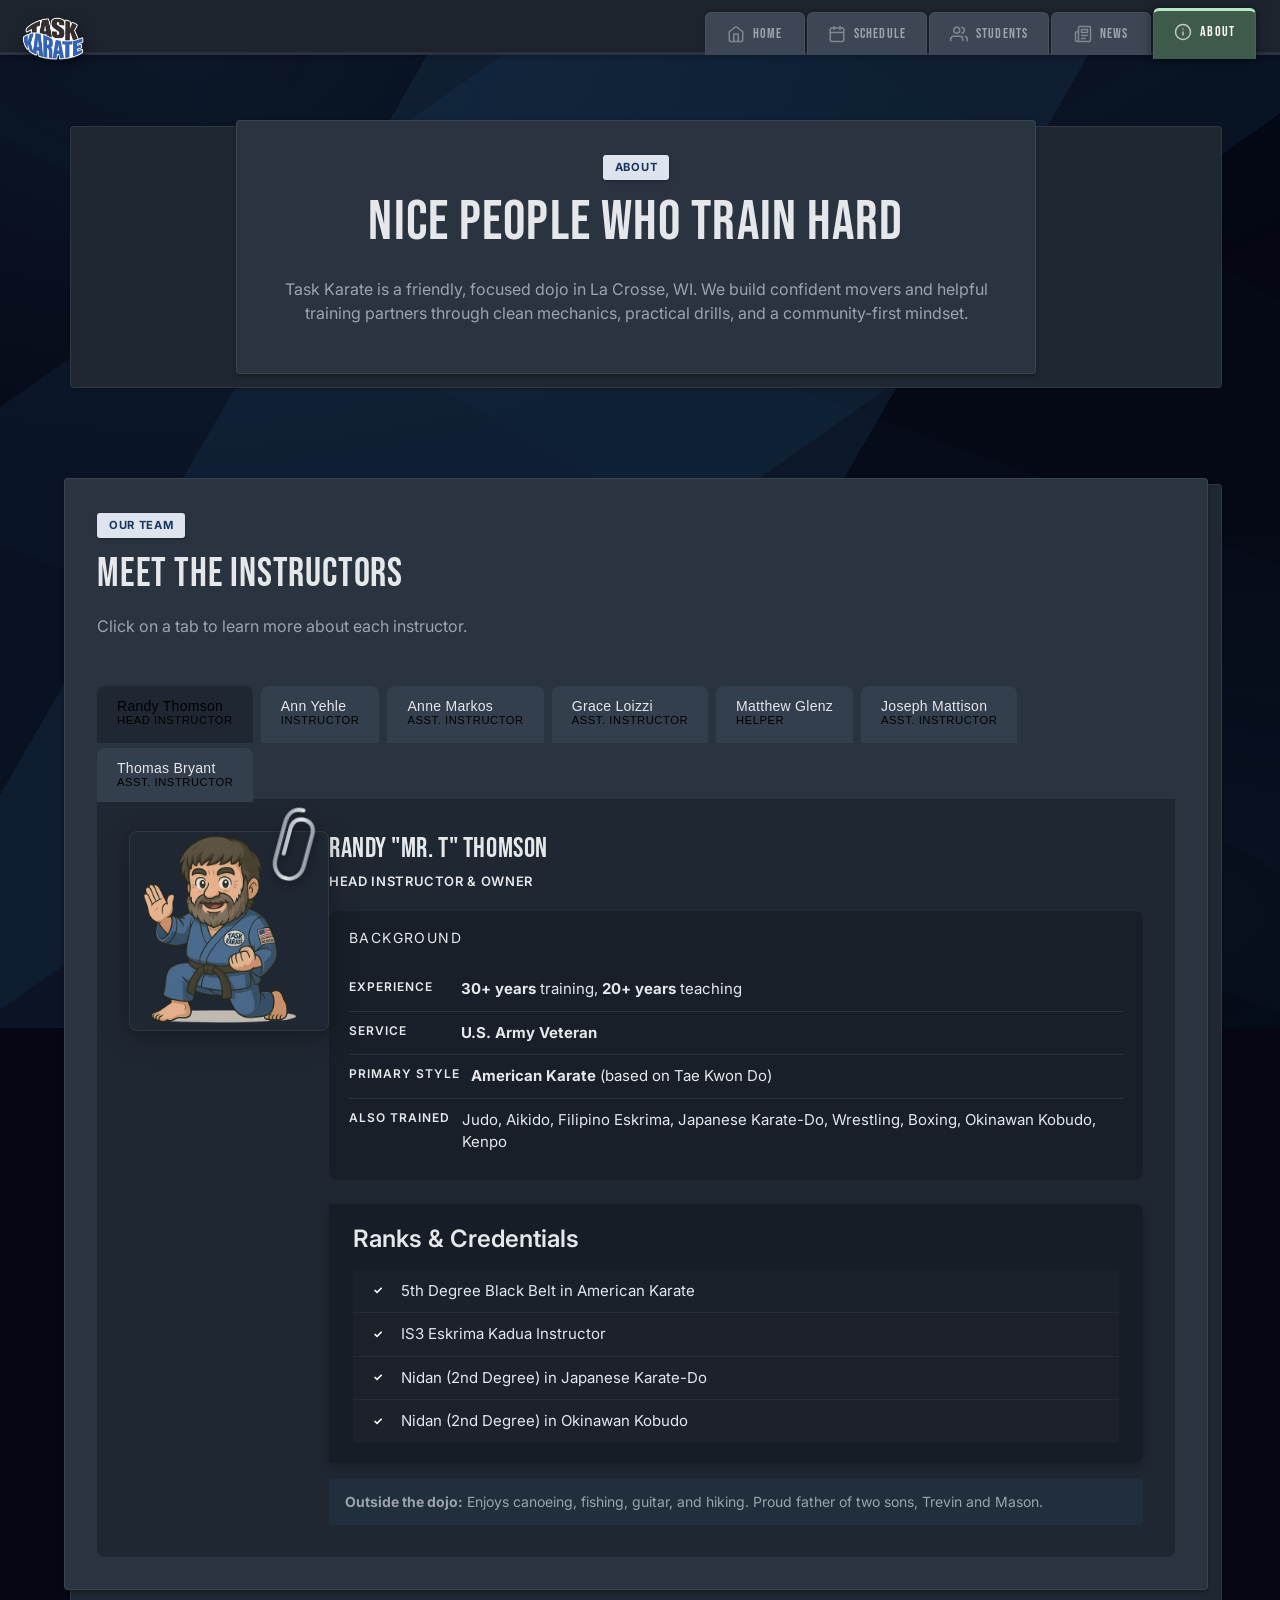
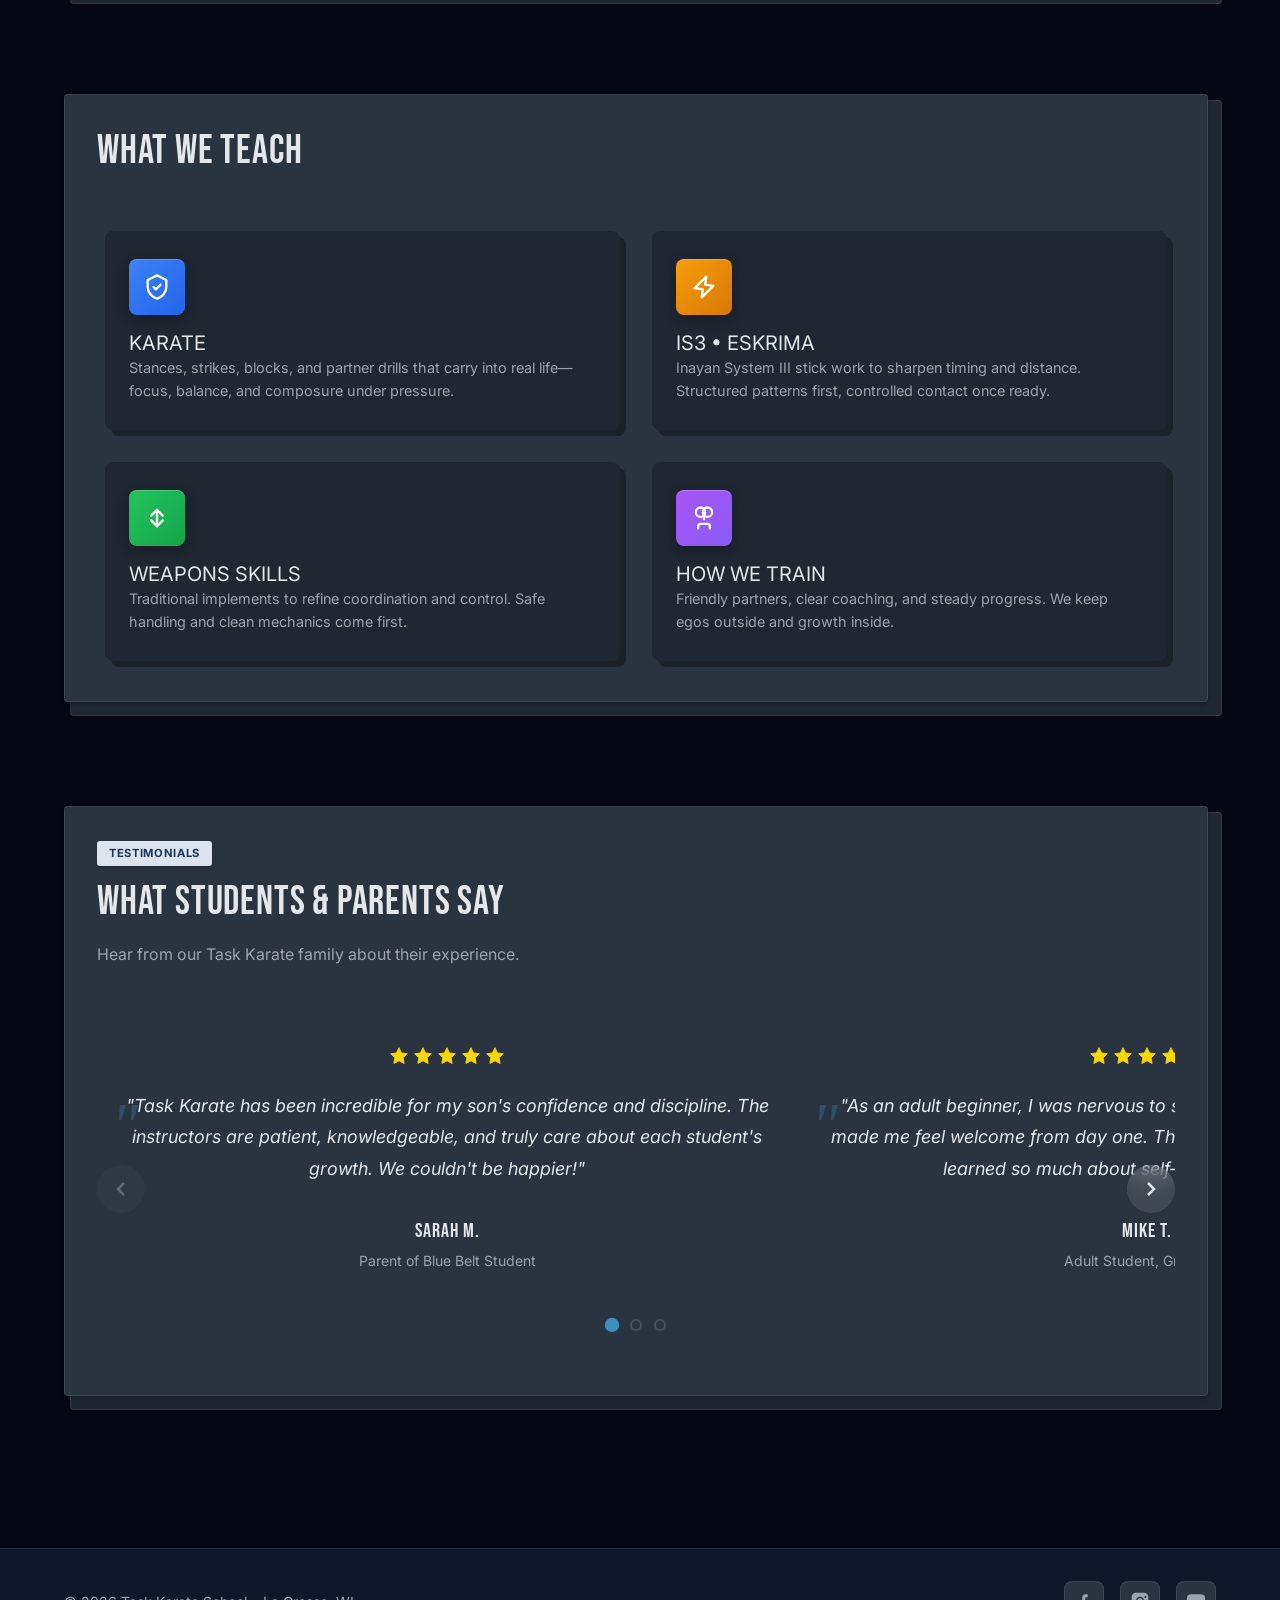
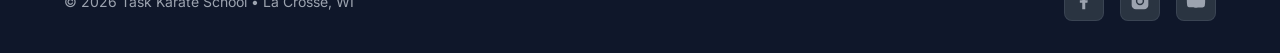
<file: about.html>
<!DOCTYPE html>
<html lang="en" data-theme="dark">
<!-- ============================================
     TASK KARATE - ABOUT PAGE
     Version: 4.0.0
     
     ╔════════════════════════════════════════════╗
     ║  ABOUT TASK KARATE                         ║
     ╠════════════════════════════════════════════╣
     ║  Contains:                                 ║
     ║  • Hero introduction                       ║
     ║  • Randy Thomson bio card                  ║
     ║  • What We Teach grid                      ║
     ╚════════════════════════════════════════════╝
     
     📁 Styles: css/about.css
     📁 Core: css/paper-fu-core.css
     📁 Theme: css/paper-fu-theme-hi-yah.css
     ============================================ -->
<head>
  <meta charset="UTF-8" />
  <meta name="viewport" content="width=device-width, initial-scale=1" />
  <title>About Us | Task Karate School - Expert Instructors in La Crosse, WI</title>
  <meta
    name="description"
    content="Meet Randy Thomson and the expert instructors at Task Karate School. Learn about our teaching philosophy, martial arts programs, and commitment to student success in La Crosse, WI."
  />
  <meta name="keywords" content="Task Karate instructors, Randy Thomson, martial arts philosophy, karate school La Crosse, about Task Karate">
  <meta name="theme-color" content="#0f4c81">
  <link rel="canonical" href="https://taskkarate.com/about.html">
  
  <!-- Open Graph / Facebook -->
  <meta property="og:type" content="website">
  <meta property="og:url" content="https://taskkarate.com/about.html">
  <meta property="og:title" content="About Task Karate School | Expert Instructors in La Crosse, WI">
  <meta property="og:description" content="Meet Randy Thomson and the expert instructors at Task Karate School. Learn about our teaching philosophy and commitment to student success.">
  <meta property="og:image" content="https://taskkarate.com/images/hero/Hero-Index.jpg">
  
  <!-- Twitter -->
  <meta property="twitter:card" content="summary_large_image">
  <meta property="twitter:url" content="https://taskkarate.com/about.html">
  <meta property="twitter:title" content="About Task Karate School | Expert Instructors in La Crosse, WI">
  <meta property="twitter:description" content="Meet Randy Thomson and the expert instructors at Task Karate School. Learn about our teaching philosophy and commitment to student success.">
  <meta property="twitter:image" content="https://taskkarate.com/images/hero/Hero-Index.jpg">
  
  <!-- ═══════════════════════════════════════════
       FAVICON
       ═══════════════════════════════════════════ -->
  <link rel="icon" href="images/logo/Logo.png" />
  
  <!-- PWA Manifest -->
  <link rel="manifest" href="/manifest.json">
  
  <!-- ═══════════════════════════════════════════
       GOOGLE FONTS
       ───────────────────────────────────────────
       Bebas Neue - Headlines & display text
       Inter     - Body text & UI elements
       Caveat    - Handwritten accents
       ═══════════════════════════════════════════ -->
  <link rel="preconnect" href="https://fonts.googleapis.com" />
  <link rel="preconnect" href="https://fonts.gstatic.com" crossorigin />
  <link
    href="https://fonts.googleapis.com/css2?family=Bebas+Neue&family=Caveat:wght@400;700&family=Inter:wght@400;500;600;700;800;900&display=swap"
    rel="stylesheet"
  />
  
  <!-- ═══════════════════════════════════════════
       STYLESHEETS
       ───────────────────────────────────────────
       Load order matters! Core → Theme → Components → Page
       ═══════════════════════════════════════════ -->
  <!-- Paper-Fu Core (structural foundation) -->
  <link rel="stylesheet" href="css/paper-fu-core.css" />
  
  <!-- Hi-Yah! Theme (colors & fonts) -->
  <link rel="stylesheet" href="css/paper-fu-theme-hi-yah.css" />
  
  <!-- Origami Enhancements (depth, shadows, polish) -->
  <link rel="stylesheet" href="css/paper-fu-origami.css" />
  
  <!-- Component Styles -->
  <link rel="stylesheet" href="css/paper-fu-navigation.css" />
  <link rel="stylesheet" href="css/paper-fu-footer.css" />
  
  <!-- Page-Specific Styles -->
  <link rel="stylesheet" href="css/about.css" />
</head>

<body>
  <!-- Skip Link for Accessibility -->
  <a href="#main-content" class="skip-link">Skip to main content</a>
  
  <!-- Geometric Background -->
  <div class="bg-geo" aria-hidden="true"></div>
  
  <!-- ═══════════════════════════════════════════
       NAVIGATION
       ───────────────────────────────────────────
       Loaded dynamically from partials/navigation.html
       via js/partials.js
       ═══════════════════════════════════════════ -->
  <div id="site-header"></div>
  
  
  <!-- ═══════════════════════════════════════════
       MAIN CONTENT
       ═══════════════════════════════════════════ -->
  <main id="main-content">
    
    
    <!-- ═══════════════════════════════════════════
         SECTION: HERO INTRO
         ───────────────────────────────────────────
         Page title and tagline
         ═══════════════════════════════════════════ -->
    <section class="pf-section pf-section--about" id="about-hero">
      <div class="container">
        <div class="pf-stack">
          <div class="pf-layer bottom"></div>
          <div class="pf-layer top pf-panel pf-card about-hero">
            
            <span class="eyebrow">About</span>
            <h1 class="heading-1">Nice People Who Train Hard</h1>
            <p class="muted">
              Task Karate is a friendly, focused dojo in La Crosse, WI. We build 
              confident movers and helpful training partners through clean mechanics, 
              practical drills, and a community-first mindset.
            </p>
            
          </div>
        </div>
      </div>
    </section>
    
    
    <!-- ═══════════════════════════════════════════
         SECTION: INSTRUCTORS
         ───────────────────────────────────────────
         Instructor bios with file drawer tabs
         ═══════════════════════════════════════════ -->
    <section class="pf-section pf-section--about" id="instructors">
      <div class="container">
        <div class="pf-stack">
          <div class="pf-layer bottom"></div>
          <div class="pf-layer top pf-panel pf-card instructor-section">
            
            <span class="eyebrow">Our Team</span>
            <h2 class="heading-2">Meet the Instructors</h2>
            <p class="muted mb-6">Click on a tab to learn more about each instructor.</p>
            
            <!-- File Drawer Tabs -->
            <div class="instructor-tabs" role="tablist">
              <button class="instructor-tab active" role="tab" aria-selected="true" data-instructor="randy">
                <span class="instructor-tab__name">Randy Thomson</span>
                <span class="instructor-tab__role">Head Instructor</span>
              </button>
              <button class="instructor-tab" role="tab" aria-selected="false" data-instructor="ann">
                <span class="instructor-tab__name">Ann Yehle</span>
                <span class="instructor-tab__role">Instructor</span>
              </button>
              <button class="instructor-tab" role="tab" aria-selected="false" data-instructor="anne">
                <span class="instructor-tab__name">Anne Markos</span>
                <span class="instructor-tab__role">Asst. Instructor</span>
              </button>
              <button class="instructor-tab" role="tab" aria-selected="false" data-instructor="grace">
                <span class="instructor-tab__name">Grace Loizzi</span>
                <span class="instructor-tab__role">Asst. Instructor</span>
              </button>
              <button class="instructor-tab" role="tab" aria-selected="false" data-instructor="matthew">
                <span class="instructor-tab__name">Matthew Glenz</span>
                <span class="instructor-tab__role">Helper</span>
              </button>
              <button class="instructor-tab" role="tab" aria-selected="false" data-instructor="joseph">
                <span class="instructor-tab__name">Joseph Mattison</span>
                <span class="instructor-tab__role">Asst. Instructor</span>
              </button>
              <button class="instructor-tab" role="tab" aria-selected="false" data-instructor="thomas">
                <span class="instructor-tab__name">Thomas Bryant</span>
                <span class="instructor-tab__role">Asst. Instructor</span>
              </button>
            </div>
            
            <!-- Instructor Content Panels -->
            <div class="instructor-panels">
              
              <!-- Randy Thomson -->
              <div class="instructor-panel active" data-instructor="randy" role="tabpanel">
                <div class="bio-grid">
                  <div class="bio-avatar">
                    <img class="bio-avatar__img" 
                         src="data:image/svg+xml,%3Csvg xmlns='http://www.w3.org/2000/svg' viewBox='0 0 200 200'%3E%3Ccircle fill='%230f4c81' cx='100' cy='100' r='100'/%3E%3C/svg%3E" 
                         data-progressive="images/staff/RandyThomson.png" 
                         alt="Randy Thomson" 
                         loading="lazy" />
                    <!-- Realistic Paperclip SVG -->
                    <svg class="bio-paperclip" viewBox="0 0 60 120" aria-hidden="true">
                      <defs>
                        <linearGradient id="clipGradient" x1="0%" y1="0%" x2="100%" y2="0%">
                          <stop offset="0%" style="stop-color:#9ca3af;stop-opacity:1" />
                          <stop offset="50%" style="stop-color:#e5e7eb;stop-opacity:1" />
                          <stop offset="100%" style="stop-color:#9ca3af;stop-opacity:1" />
                        </linearGradient>
                      </defs>
                      <path d="M30 5 C15 5 8 15 8 30 L8 85 C8 100 18 110 30 110 C42 110 52 100 52 85 L52 35 C52 25 45 18 35 18 C25 18 18 25 18 35 L18 75" 
                        fill="none" 
                        stroke="url(#clipGradient)" 
                        stroke-width="6" 
                        stroke-linecap="round"
                        stroke-linejoin="round"/>
                    </svg>
                  </div>
                  <div class="bio-content">
                    <h3 class="heading-3">Randy "Mr. T" Thomson</h3>
                    <p class="instructor-role">Head Instructor & Owner</p>
                    
                    <div class="dossier-section">
                      <div class="dossier-section__title">Background</div>
                      <div class="dossier-field">
                        <span class="dossier-field__label">Experience</span>
                        <span class="dossier-field__value"><strong>30+ years</strong> training, <strong>20+ years</strong> teaching</span>
                      </div>
                      <div class="dossier-field">
                        <span class="dossier-field__label">Service</span>
                        <span class="dossier-field__value"><strong>U.S. Army Veteran</strong></span>
                      </div>
                      <div class="dossier-field">
                        <span class="dossier-field__label">Primary Style</span>
                        <span class="dossier-field__value"><strong>American Karate</strong> (based on Tae Kwon Do)</span>
                      </div>
                      <div class="dossier-field">
                        <span class="dossier-field__label">Also Trained</span>
                        <span class="dossier-field__value">Judo, Aikido, Filipino Eskrima, Japanese Karate-Do, Wrestling, Boxing, Okinawan Kobudo, Kenpo</span>
                      </div>
                    </div>
                    
                    <div class="bio-ranks mt-4">
                      <h4 class="heading-5">Ranks &amp; Credentials</h4>
                      <ul class="ranks-list">
                        <li>5th Degree Black Belt in American Karate</li>
                        <li>IS3 Eskrima Kadua Instructor</li>
                        <li>Nidan (2nd Degree) in Japanese Karate-Do</li>
                        <li>Nidan (2nd Degree) in Okinawan Kobudo</li>
                      </ul>
                    </div>
                    
                    <div class="dossier-personal">
                      <strong>Outside the dojo:</strong> Enjoys canoeing, fishing, guitar, and hiking. Proud father of two sons, Trevin and Mason.
                    </div>
                  </div>
                </div>
              </div>
              
              <!-- Ann Yehle -->
              <div class="instructor-panel" data-instructor="ann" role="tabpanel">
                <div class="bio-grid">
                  <div class="bio-avatar">
                    <img class="bio-avatar__img" 
                         src="data:image/svg+xml,%3Csvg xmlns='http://www.w3.org/2000/svg' viewBox='0 0 200 200'%3E%3Ccircle fill='%230f4c81' cx='100' cy='100' r='100'/%3E%3C/svg%3E" 
                         data-progressive="images/staff/AnnYehle.png" 
                         alt="Ann Yehle" 
                         loading="lazy" />
                    <svg class="bio-paperclip" viewBox="0 0 60 120" aria-hidden="true">
                      <path d="M30 5 C15 5 8 15 8 30 L8 85 C8 100 18 110 30 110 C42 110 52 100 52 85 L52 35 C52 25 45 18 35 18 C25 18 18 25 18 35 L18 75" fill="none" stroke="url(#clipGradient)" stroke-width="6" stroke-linecap="round"/>
                    </svg>
                  </div>
                  <div class="bio-content">
                    <h3 class="heading-3">Ann Yehle</h3>
                    <p class="instructor-role">Instructor</p>
                    
                    <div class="dossier-section">
                      <div class="dossier-section__title">Profile</div>
                      <div class="dossier-field">
                        <span class="dossier-field__label">Specialty</span>
                        <span class="dossier-field__value">Fundamentals & student confidence building</span>
                      </div>
                      <div class="dossier-field">
                        <span class="dossier-field__label">Approach</span>
                        <span class="dossier-field__value">Patient, dedicated teaching for all ages</span>
                      </div>
                    </div>
                    
                    <div class="bio-ranks mt-4">
                      <h4 class="heading-5">Credentials</h4>
                      <ul class="ranks-list">
                        <li>Black Belt in American Karate</li>
                      </ul>
                    </div>
                  </div>
                </div>
              </div>
              
              <!-- Anne Markos -->
              <div class="instructor-panel" data-instructor="anne" role="tabpanel">
                <div class="bio-grid">
                  <div class="bio-avatar">
                    <img class="bio-avatar__img" 
                         src="data:image/svg+xml,%3Csvg xmlns='http://www.w3.org/2000/svg' viewBox='0 0 200 200'%3E%3Ccircle fill='%230f4c81' cx='100' cy='100' r='100'/%3E%3C/svg%3E" 
                         data-progressive="images/staff/AnneMarkos.png" 
                         alt="Anne Markos" 
                         loading="lazy" />
                    <svg class="bio-paperclip" viewBox="0 0 60 120" aria-hidden="true">
                      <path d="M30 5 C15 5 8 15 8 30 L8 85 C8 100 18 110 30 110 C42 110 52 100 52 85 L52 35 C52 25 45 18 35 18 C25 18 18 25 18 35 L18 75" fill="none" stroke="url(#clipGradient)" stroke-width="6" stroke-linecap="round"/>
                    </svg>
                  </div>
                  <div class="bio-content">
                    <h3 class="heading-3">Anne Markos</h3>
                    <p class="instructor-role">Asst. Instructor</p>
                    
                    <div class="dossier-section">
                      <div class="dossier-section__title">Profile</div>
                      <div class="dossier-field">
                        <span class="dossier-field__label">Specialty</span>
                        <span class="dossier-field__value">Technique mastery & step-by-step instruction</span>
                      </div>
                      <div class="dossier-field">
                        <span class="dossier-field__label">Approach</span>
                        <span class="dossier-field__value">Clear, methodical teaching style</span>
                      </div>
                    </div>
                    
                    <div class="bio-ranks mt-4">
                      <h4 class="heading-5">Credentials</h4>
                      <ul class="ranks-list">
                        <li>Black Belt in American Karate</li>
                      </ul>
                    </div>
                  </div>
                </div>
              </div>
              
              <!-- Grace Loizzi -->
              <div class="instructor-panel" data-instructor="grace" role="tabpanel">
                <div class="bio-grid">
                  <div class="bio-avatar">
                    <img class="bio-avatar__img" 
                         src="data:image/svg+xml,%3Csvg xmlns='http://www.w3.org/2000/svg' viewBox='0 0 200 200'%3E%3Ccircle fill='%230f4c81' cx='100' cy='100' r='100'/%3E%3C/svg%3E" 
                         data-progressive="images/staff/GraceLoizzi.png" 
                         alt="Grace Loizzi" 
                         loading="lazy" />
                    <svg class="bio-paperclip" viewBox="0 0 60 120" aria-hidden="true">
                      <path d="M30 5 C15 5 8 15 8 30 L8 85 C8 100 18 110 30 110 C42 110 52 100 52 85 L52 35 C52 25 45 18 35 18 C25 18 18 25 18 35 L18 75" fill="none" stroke="url(#clipGradient)" stroke-width="6" stroke-linecap="round"/>
                    </svg>
                  </div>
                  <div class="bio-content">
                    <h3 class="heading-3">Grace Loizzi</h3>
                    <p class="instructor-role">Asst. Instructor</p>
                    
                    <div class="dossier-section">
                      <div class="dossier-section__title">Profile</div>
                      <div class="dossier-field">
                        <span class="dossier-field__label">Specialty</span>
                        <span class="dossier-field__value">Motivation & challenge encouragement</span>
                      </div>
                      <div class="dossier-field">
                        <span class="dossier-field__label">Approach</span>
                        <span class="dossier-field__value">High energy, positive, fun training</span>
                      </div>
                    </div>
                    
                    <div class="bio-ranks mt-4">
                      <h4 class="heading-5">Credentials</h4>
                      <ul class="ranks-list">
                        <li>Black Belt in American Karate</li>
                      </ul>
                    </div>
                  </div>
                </div>
              </div>
              
              <!-- Matthew Glenz -->
              <div class="instructor-panel" data-instructor="matthew" role="tabpanel">
                <div class="bio-grid">
                  <div class="bio-avatar">
                    <img class="bio-avatar__img" 
                         src="data:image/svg+xml,%3Csvg xmlns='http://www.w3.org/2000/svg' viewBox='0 0 200 200'%3E%3Ccircle fill='%230f4c81' cx='100' cy='100' r='100'/%3E%3C/svg%3E" 
                         data-progressive="images/staff/MatthewGlenz.png" 
                         alt="Matthew Glenz" 
                         loading="lazy" />
                    <svg class="bio-paperclip" viewBox="0 0 60 120" aria-hidden="true">
                      <path d="M30 5 C15 5 8 15 8 30 L8 85 C8 100 18 110 30 110 C42 110 52 100 52 85 L52 35 C52 25 45 18 35 18 C25 18 18 25 18 35 L18 75" fill="none" stroke="url(#clipGradient)" stroke-width="6" stroke-linecap="round"/>
                    </svg>
                  </div>
                  <div class="bio-content">
                    <h3 class="heading-3">Matthew Glenz</h3>
                    <p class="instructor-role">Helper</p>
                    
                    <div class="dossier-section">
                      <div class="dossier-section__title">Profile</div>
                      <div class="dossier-field">
                        <span class="dossier-field__label">Specialty</span>
                        <span class="dossier-field__value">Technical precision & movement breakdown</span>
                      </div>
                      <div class="dossier-field">
                        <span class="dossier-field__label">Approach</span>
                        <span class="dossier-field__value">Supportive, step-by-step guidance</span>
                      </div>
                    </div>
                    
                    <div class="bio-ranks mt-4">
                      <h4 class="heading-5">Credentials</h4>
                      <ul class="ranks-list">
                        <li>Black Belt in American Karate</li>
                      </ul>
                    </div>
                  </div>
                </div>
              </div>
              
              <!-- Joseph Mattison -->
              <div class="instructor-panel" data-instructor="joseph" role="tabpanel">
                <div class="bio-grid">
                  <div class="bio-avatar">
                    <img class="bio-avatar__img" 
                         src="data:image/svg+xml,%3Csvg xmlns='http://www.w3.org/2000/svg' viewBox='0 0 200 200'%3E%3Ccircle fill='%230f4c81' cx='100' cy='100' r='100'/%3E%3C/svg%3E" 
                         data-progressive="images/staff/JosephMattison.png" 
                         alt="Joseph Mattison" 
                         loading="lazy" />
                    <svg class="bio-paperclip" viewBox="0 0 60 120" aria-hidden="true">
                      <path d="M30 5 C15 5 8 15 8 30 L8 85 C8 100 18 110 30 110 C42 110 52 100 52 85 L52 35 C52 25 45 18 35 18 C25 18 18 25 18 35 L18 75" fill="none" stroke="url(#clipGradient)" stroke-width="6" stroke-linecap="round"/>
                    </svg>
                  </div>
                  <div class="bio-content">
                    <h3 class="heading-3">Joseph Mattison</h3>
                    <p class="instructor-role">Asst. Instructor</p>
                    
                    <div class="dossier-section">
                      <div class="dossier-section__title">Profile</div>
                      <div class="dossier-field">
                        <span class="dossier-field__label">Specialty</span>
                        <span class="dossier-field__value">Form refinement & strong foundations</span>
                      </div>
                      <div class="dossier-field">
                        <span class="dossier-field__label">Approach</span>
                        <span class="dossier-field__value">Focused, disciplined, detail-oriented</span>
                      </div>
                    </div>
                    
                    <div class="bio-ranks mt-4">
                      <h4 class="heading-5">Credentials</h4>
                      <ul class="ranks-list">
                        <li>Black Belt in American Karate</li>
                      </ul>
                    </div>
                  </div>
                </div>
              </div>
              
              <!-- Thomas Bryant -->
              <div class="instructor-panel" data-instructor="thomas" role="tabpanel">
                <div class="bio-grid">
                  <div class="bio-avatar">
                    <img class="bio-avatar__img" 
                         src="data:image/svg+xml,%3Csvg xmlns='http://www.w3.org/2000/svg' viewBox='0 0 200 200'%3E%3Ccircle fill='%230f4c81' cx='100' cy='100' r='100'/%3E%3C/svg%3E" 
                         data-progressive="images/staff/ThomasBryant.png" 
                         alt="Thomas Bryant" 
                         loading="lazy" />
                    <svg class="bio-paperclip" viewBox="0 0 60 120" aria-hidden="true">
                      <path d="M30 5 C15 5 8 15 8 30 L8 85 C8 100 18 110 30 110 C42 110 52 100 52 85 L52 35 C52 25 45 18 35 18 C25 18 18 25 18 35 L18 75" fill="none" stroke="url(#clipGradient)" stroke-width="6" stroke-linecap="round"/>
                    </svg>
                  </div>
                  <div class="bio-content">
                    <h3 class="heading-3">Thomas Bryant</h3>
                    <p class="instructor-role">Asst. Instructor</p>
                    
                    <div class="dossier-section">
                      <div class="dossier-section__title">Profile</div>
                      <div class="dossier-field">
                        <span class="dossier-field__label">Specialty</span>
                        <span class="dossier-field__value">Student success & accessible learning</span>
                      </div>
                      <div class="dossier-field">
                        <span class="dossier-field__label">Approach</span>
                        <span class="dossier-field__value">Patient, methodical, all-levels friendly</span>
                      </div>
                    </div>
                    
                    <div class="bio-ranks mt-4">
                      <h4 class="heading-5">Credentials</h4>
                      <ul class="ranks-list">
                        <li>Black Belt in American Karate</li>
                      </ul>
                    </div>
                  </div>
                </div>
              </div>
              
            </div>
            
          </div>
        </div>
      </div>
    </section>
    
    
    <!-- ═══════════════════════════════════════════
         SECTION: WHAT WE TEACH
         ───────────────────────────────────────────
         Grid of training areas
         ═══════════════════════════════════════════ -->
    <section class="pf-section pf-section--about" id="what-we-teach">
      <div class="container">
        <div class="pf-stack">
          <div class="pf-layer bottom"></div>
          <div class="pf-layer top pf-panel pf-card">
            
            <h2 class="heading-2">What We Teach</h2>
            
            <div class="teach-grid mt-6">
              
              <!-- Karate -->
              <div class="teach-card">
                <div class="teach-card__icon">
                  <svg width="28" height="28" viewBox="0 0 24 24" fill="none" aria-hidden="true">
                    <path d="M12 2L4 6V12C4 16.5 7.5 20.5 12 22C16.5 20.5 20 16.5 20 12V6L12 2Z" stroke="currentColor" stroke-width="2" stroke-linejoin="round"/>
                    <path d="M9 12L11 14L15 10" stroke="currentColor" stroke-width="2" stroke-linecap="round" stroke-linejoin="round"/>
                  </svg>
                </div>
                <h3 class="teach-card__title">Karate</h3>
                <p class="teach-card__text muted">
                  Stances, strikes, blocks, and partner drills that carry into 
                  real life—focus, balance, and composure under pressure.
                </p>
              </div>
              
              <!-- IS3 Eskrima -->
              <div class="teach-card">
                <div class="teach-card__icon">
                  <svg width="28" height="28" viewBox="0 0 24 24" fill="none" aria-hidden="true">
                    <path d="M14 3L4 13L11 14L10 21L20 11L13 10L14 3Z" stroke="currentColor" stroke-width="2" stroke-linecap="round" stroke-linejoin="round"/>
                  </svg>
                </div>
                <h3 class="teach-card__title">IS3 • Eskrima</h3>
                <p class="teach-card__text muted">
                  Inayan System III stick work to sharpen timing and distance. 
                  Structured patterns first, controlled contact once ready.
                </p>
              </div>
              
              <!-- Weapons Skills -->
              <div class="teach-card">
                <div class="teach-card__icon">
                  <svg width="28" height="28" viewBox="0 0 24 24" fill="none" aria-hidden="true">
                    <path d="M7 10L12 5L17 10M7 14L12 19L17 14" stroke="currentColor" stroke-width="2" stroke-linecap="round" stroke-linejoin="round"/>
                    <path d="M12 5V19" stroke="currentColor" stroke-width="2" stroke-linecap="round"/>
                  </svg>
                </div>
                <h3 class="teach-card__title">Weapons Skills</h3>
                <p class="teach-card__text muted">
                  Traditional implements to refine coordination and control. 
                  Safe handling and clean mechanics come first.
                </p>
              </div>
              
              <!-- How We Train -->
              <div class="teach-card">
                <div class="teach-card__icon">
                  <svg width="28" height="28" viewBox="0 0 24 24" fill="none" aria-hidden="true">
                    <path d="M17 21V19C17 17.9 16.1 17 15 17H9C7.9 17 7 17.9 7 19V21" stroke="currentColor" stroke-width="2" stroke-linecap="round" stroke-linejoin="round"/>
                    <circle cx="9" cy="7" r="4" stroke="currentColor" stroke-width="2"/>
                    <circle cx="15" cy="7" r="4" stroke="currentColor" stroke-width="2"/>
                    <path d="M12 11V13" stroke="currentColor" stroke-width="2" stroke-linecap="round"/>
                  </svg>
                </div>
                <h3 class="teach-card__title">How We Train</h3>
                <p class="teach-card__text muted">
                  Friendly partners, clear coaching, and steady progress. 
                  We keep egos outside and growth inside.
                </p>
              </div>
              
            </div>
            
          </div>
        </div>
      </div>
    </section>
    
    
    <!-- ═══════════════════════════════════════════
         SECTION: TESTIMONIALS
         ───────────────────────────────────────────
         Student and parent reviews carousel
         ═══════════════════════════════════════════ -->
    <section class="pf-section" id="testimonials">
      <div class="container">
        <div class="pf-stack" data-animate="fade-up">
          <div class="pf-layer bottom"></div>
          <div class="pf-layer top pf-panel">
            
            <span class="eyebrow">Testimonials</span>
            <h2 class="heading-2">What Students & Parents Say</h2>
            <p class="muted">
              Hear from our Task Karate family about their experience.
            </p>
            
            <!-- Testimonials Carousel -->
            <div class="testimonials-carousel" id="testimonials-carousel">
              <div class="testimonials-track" id="testimonials-track">
                
                <!-- Testimonial 1 (Placeholder) -->
                <div class="testimonial-card">
                  <div class="testimonial-card__stars">
                    <svg width="20" height="20" viewBox="0 0 24 24" fill="#ffd700" stroke="#ffd700">
                      <polygon points="12 2 15.09 8.26 22 9.27 17 14.14 18.18 21.02 12 17.77 5.82 21.02 7 14.14 2 9.27 8.91 8.26 12 2"/>
                    </svg>
                    <svg width="20" height="20" viewBox="0 0 24 24" fill="#ffd700" stroke="#ffd700">
                      <polygon points="12 2 15.09 8.26 22 9.27 17 14.14 18.18 21.02 12 17.77 5.82 21.02 7 14.14 2 9.27 8.91 8.26 12 2"/>
                    </svg>
                    <svg width="20" height="20" viewBox="0 0 24 24" fill="#ffd700" stroke="#ffd700">
                      <polygon points="12 2 15.09 8.26 22 9.27 17 14.14 18.18 21.02 12 17.77 5.82 21.02 7 14.14 2 9.27 8.91 8.26 12 2"/>
                    </svg>
                    <svg width="20" height="20" viewBox="0 0 24 24" fill="#ffd700" stroke="#ffd700">
                      <polygon points="12 2 15.09 8.26 22 9.27 17 14.14 18.18 21.02 12 17.77 5.82 21.02 7 14.14 2 9.27 8.91 8.26 12 2"/>
                    </svg>
                    <svg width="20" height="20" viewBox="0 0 24 24" fill="#ffd700" stroke="#ffd700">
                      <polygon points="12 2 15.09 8.26 22 9.27 17 14.14 18.18 21.02 12 17.77 5.82 21.02 7 14.14 2 9.27 8.91 8.26 12 2"/>
                    </svg>
                  </div>
                  <p class="testimonial-card__quote">
                    "Task Karate has been incredible for my son's confidence and discipline. The instructors are patient, knowledgeable, and truly care about each student's growth. We couldn't be happier!"
                  </p>
                  <div class="testimonial-card__author">
                    <p class="testimonial-card__name">Sarah M.</p>
                    <p class="testimonial-card__role">Parent of Blue Belt Student</p>
                  </div>
                </div>
                
                <!-- Testimonial 2 (Placeholder) -->
                <div class="testimonial-card">
                  <div class="testimonial-card__stars">
                    <svg width="20" height="20" viewBox="0 0 24 24" fill="#ffd700" stroke="#ffd700">
                      <polygon points="12 2 15.09 8.26 22 9.27 17 14.14 18.18 21.02 12 17.77 5.82 21.02 7 14.14 2 9.27 8.91 8.26 12 2"/>
                    </svg>
                    <svg width="20" height="20" viewBox="0 0 24 24" fill="#ffd700" stroke="#ffd700">
                      <polygon points="12 2 15.09 8.26 22 9.27 17 14.14 18.18 21.02 12 17.77 5.82 21.02 7 14.14 2 9.27 8.91 8.26 12 2"/>
                    </svg>
                    <svg width="20" height="20" viewBox="0 0 24 24" fill="#ffd700" stroke="#ffd700">
                      <polygon points="12 2 15.09 8.26 22 9.27 17 14.14 18.18 21.02 12 17.77 5.82 21.02 7 14.14 2 9.27 8.91 8.26 12 2"/>
                    </svg>
                    <svg width="20" height="20" viewBox="0 0 24 24" fill="#ffd700" stroke="#ffd700">
                      <polygon points="12 2 15.09 8.26 22 9.27 17 14.14 18.18 21.02 12 17.77 5.82 21.02 7 14.14 2 9.27 8.91 8.26 12 2"/>
                    </svg>
                    <svg width="20" height="20" viewBox="0 0 24 24" fill="#ffd700" stroke="#ffd700">
                      <polygon points="12 2 15.09 8.26 22 9.27 17 14.14 18.18 21.02 12 17.77 5.82 21.02 7 14.14 2 9.27 8.91 8.26 12 2"/>
                    </svg>
                  </div>
                  <p class="testimonial-card__quote">
                    "As an adult beginner, I was nervous to start martial arts, but Task Karate made me feel welcome from day one. The training is practical, fun, and I've learned so much about self-defense and fitness."
                  </p>
                  <div class="testimonial-card__author">
                    <p class="testimonial-card__name">Mike T.</p>
                    <p class="testimonial-card__role">Adult Student, Green Belt</p>
                  </div>
                </div>
                
                <!-- Testimonial 3 (Placeholder) -->
                <div class="testimonial-card">
                  <div class="testimonial-card__stars">
                    <svg width="20" height="20" viewBox="0 0 24 24" fill="#ffd700" stroke="#ffd700">
                      <polygon points="12 2 15.09 8.26 22 9.27 17 14.14 18.18 21.02 12 17.77 5.82 21.02 7 14.14 2 9.27 8.91 8.26 12 2"/>
                    </svg>
                    <svg width="20" height="20" viewBox="0 0 24 24" fill="#ffd700" stroke="#ffd700">
                      <polygon points="12 2 15.09 8.26 22 9.27 17 14.14 18.18 21.02 12 17.77 5.82 21.02 7 14.14 2 9.27 8.91 8.26 12 2"/>
                    </svg>
                    <svg width="20" height="20" viewBox="0 0 24 24" fill="#ffd700" stroke="#ffd700">
                      <polygon points="12 2 15.09 8.26 22 9.27 17 14.14 18.18 21.02 12 17.77 5.82 21.02 7 14.14 2 9.27 8.91 8.26 12 2"/>
                    </svg>
                    <svg width="20" height="20" viewBox="0 0 24 4" fill="#ffd700" stroke="#ffd700">
                      <polygon points="12 2 15.09 8.26 22 9.27 17 14.14 18.18 21.02 12 17.77 5.82 21.02 7 14.14 2 9.27 8.91 8.26 12 2"/>
                    </svg>
                    <svg width="20" height="20" viewBox="0 0 24 24" fill="#ffd700" stroke="#ffd700">
                      <polygon points="12 2 15.09 8.26 22 9.27 17 14.14 18.18 21.02 12 17.77 5.82 21.02 7 14.14 2 9.27 8.91 8.26 12 2"/>
                    </svg>
                  </div>
                  <p class="testimonial-card__quote">
                    "I love coming to karate class! The teachers are really cool and I get to learn awesome moves. I made lots of friends here and I'm working hard to get my black belt!"
                  </p>
                  <div class="testimonial-card__author">
                    <p class="testimonial-card__name">Emma R.</p>
                    <p class="testimonial-card__role">Kid's Class, Purple Belt</p>
                  </div>
                </div>
                
              </div>
              
              <!-- Navigation Dots -->
              <div class="testimonials-dots" id="testimonials-dots">
                <button class="testimonials-dot active" data-slide="0" aria-label="View testimonial 1"></button>
                <button class="testimonials-dot" data-slide="1" aria-label="View testimonial 2"></button>
                <button class="testimonials-dot" data-slide="2" aria-label="View testimonial 3"></button>
              </div>
              
              <!-- Navigation Arrows -->
              <button class="testimonials-arrow testimonials-arrow--prev" id="testimonials-prev" aria-label="Previous testimonial">
                <svg viewBox="0 0 24 24" fill="none" stroke="currentColor" stroke-width="2.5">
                  <polyline points="15 18 9 12 15 6"></polyline>
                </svg>
              </button>
              <button class="testimonials-arrow testimonials-arrow--next" id="testimonials-next" aria-label="Next testimonial">
                <svg viewBox="0 0 24 24" fill="none" stroke="currentColor" stroke-width="2.5">
                  <polyline points="9 18 15 12 9 6"></polyline>
                </svg>
              </button>
            </div>
            
          </div>
        </div>
      </div>
    </section>
    
    
  </main>
  
  
  <!-- ═══════════════════════════════════════════
       FOOTER
       ───────────────────────────────────────────
       Loaded dynamically from partials/footer.html
       via js/partials.js
       ═══════════════════════════════════════════ -->
  <div id="site-footer"></div>
  
  
  <!-- ═══════════════════════════════════════════
       JAVASCRIPT
       ───────────────────────────────────────────
       Load order: partials → navigation → scroll → page
       ═══════════════════════════════════════════ -->
  <!-- Core Scripts -->
  <script src="js/partials.js"></script>
  <script src="js/navigation.js"></script>
  <script src="js/scroll-progress.js"></script>
  <script src="js/scroll-animations.js"></script>
  <script src="js/progressive-images.js"></script>
  <script src="js/page-transitions.js"></script>
  <script src="js/back-to-top.js"></script>
  
  <!-- Page-Specific Scripts -->
  <script src="js/instructors.js"></script>
  <script src="js/testimonials.js"></script>
  
</body>
</html>
</file>
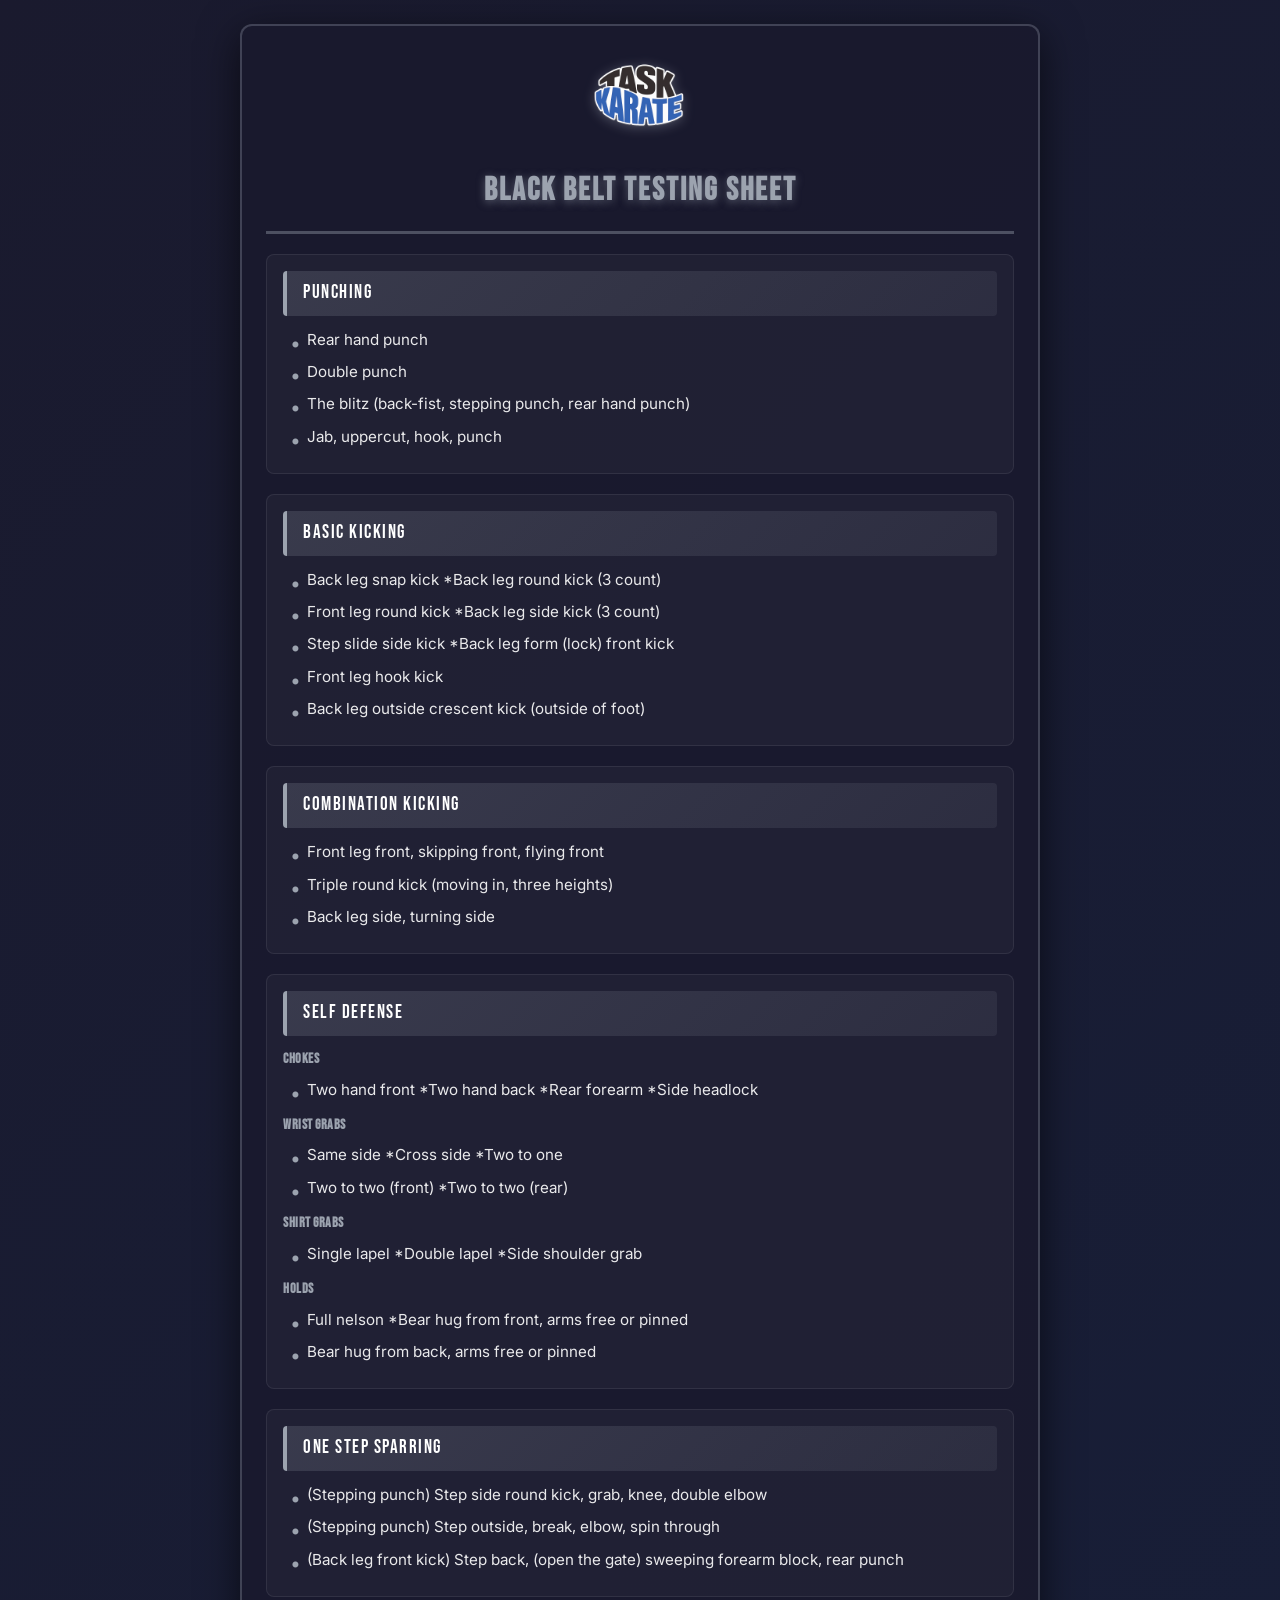
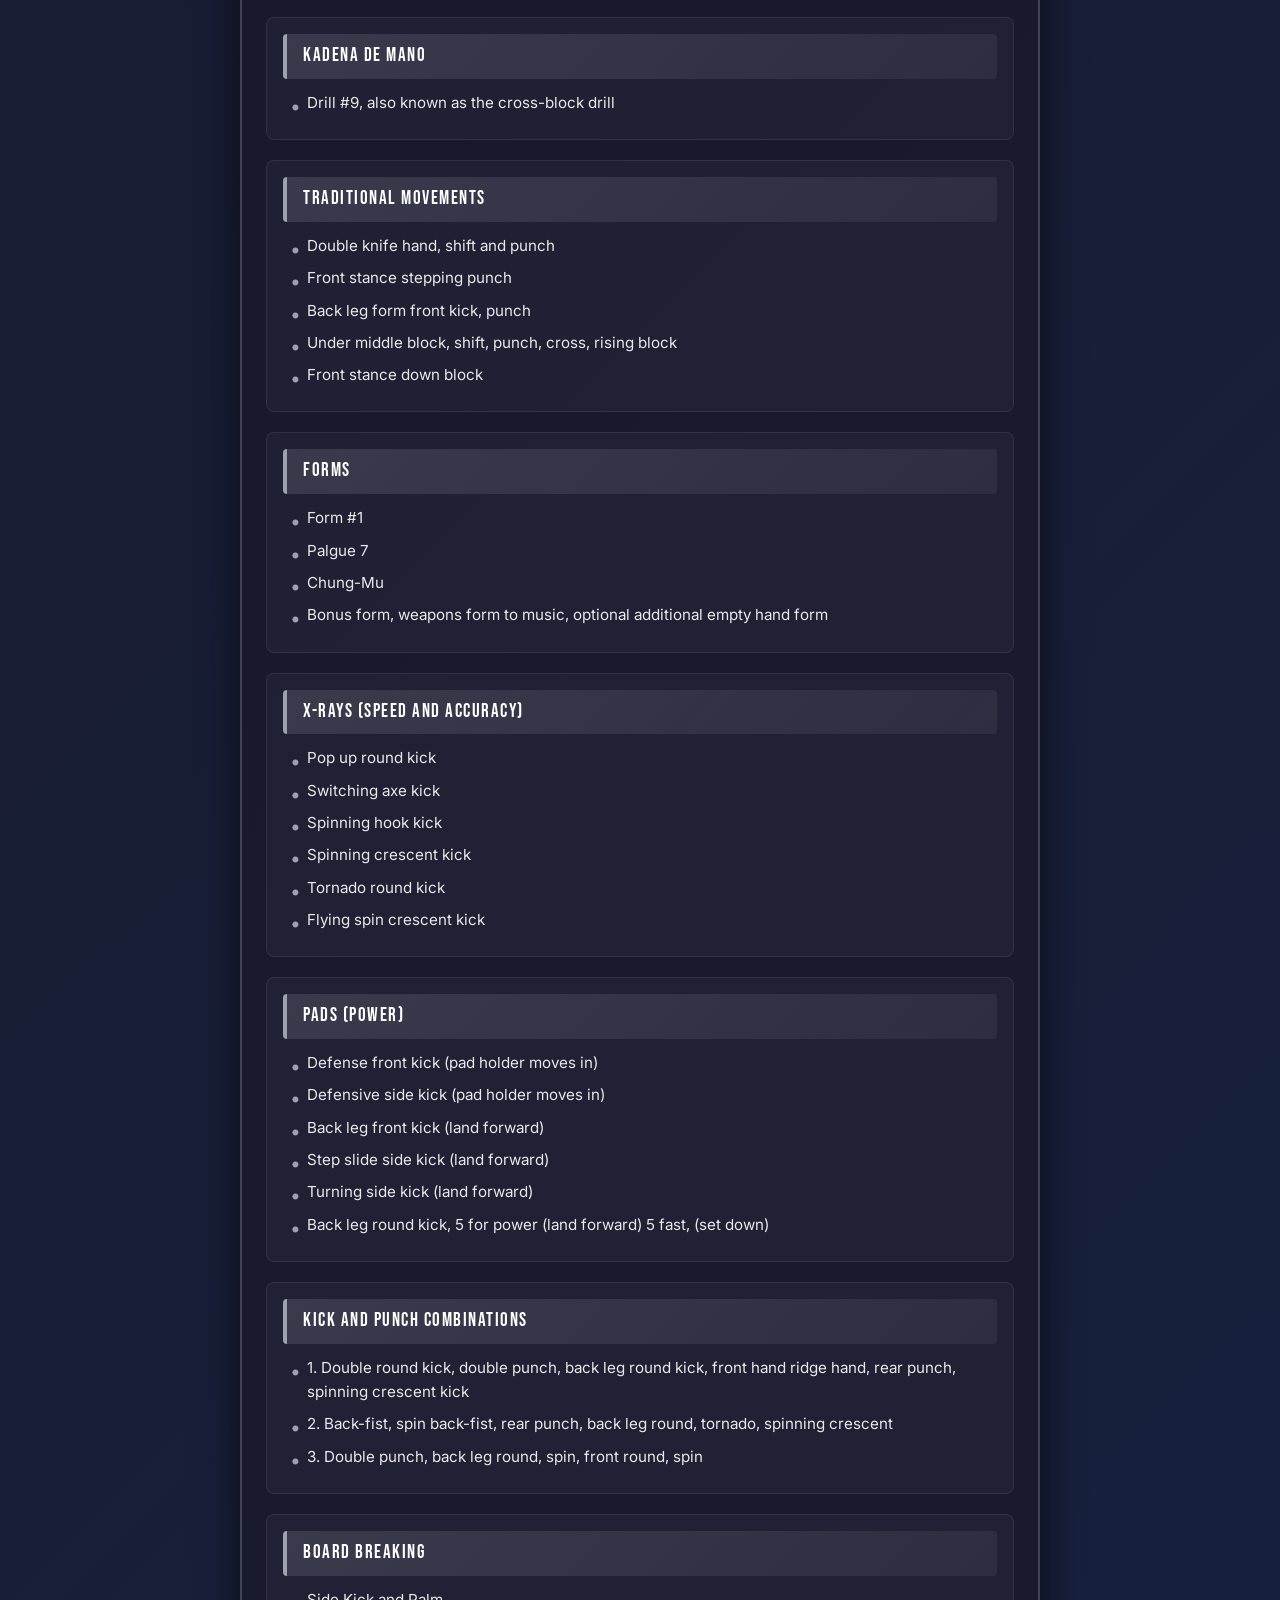
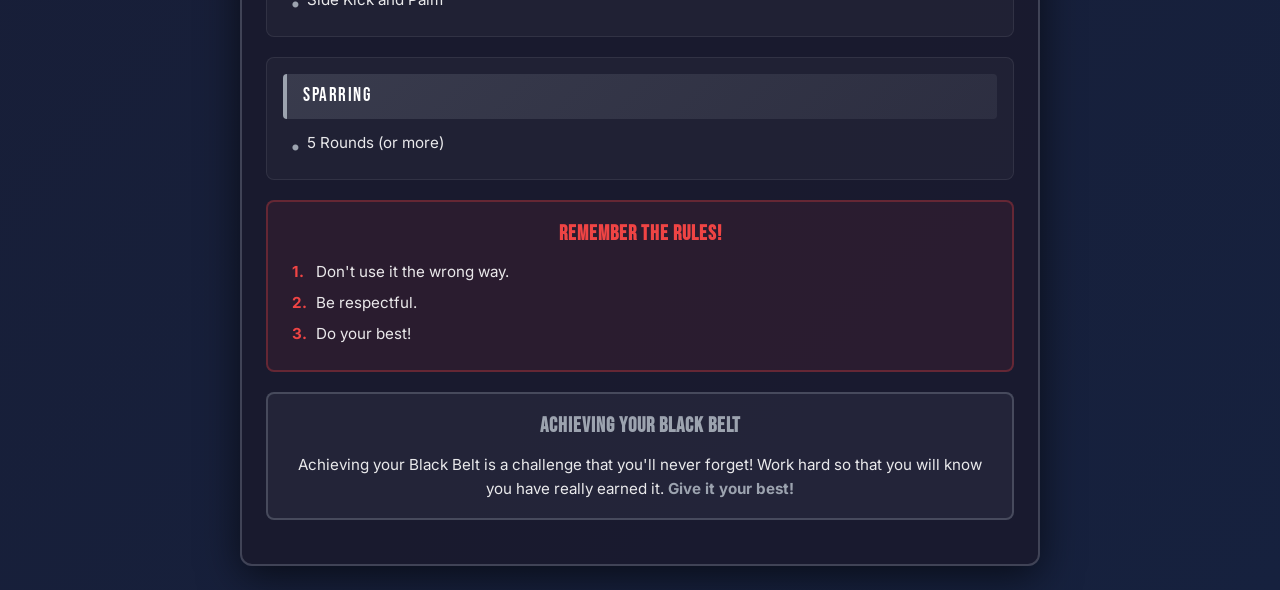
<file: Black-Belt-Testing-Sheet.html>
<!DOCTYPE html>
<html lang="en" data-theme="dark" class="belt-black">
<head>
    <meta charset="UTF-8">
    <meta name="viewport" content="width=device-width, initial-scale=1.0">
    <title>Black Belt Testing Sheet - Task Karate</title>
    
    <!-- 
    Belt-Specific Theming Instructions:
    To change belt colors, update the class on the <html> tag above:
    - class="belt-white"  -> Light gray accents
    - class="belt-gold"   -> Gold accents (#fbbf24)
    - class="belt-orange" -> Orange accents (#f97316)
    - class="belt-green"  -> Green accents (#10b981)
    - class="belt-blue"   -> Blue accents (#3b82f6)
    - class="belt-purple" -> Purple accents (#a855f7)
    - class="belt-brown"  -> Brown accents (#92400e)
    - class="belt-red"    -> Red accents (#ef4444)
    - class="belt-black"  -> Gray accents (#9ca3af)
    -->
    
    <!-- Google Fonts -->
    <link href="https://fonts.googleapis.com/css2?family=Bebas+Neue&family=Inter:wght@400;600;700;800&display=swap" rel="stylesheet">
    
    <style>
        /* Belt Color Theme Variables */
        .belt-white {
            --belt-color: #e5e7eb;
            --belt-color-rgb: 229, 231, 235;
        }
        
        .belt-gold {
            --belt-color: #fbbf24;
            --belt-color-rgb: 251, 191, 36;
        }
        
        .belt-orange {
            --belt-color: #f97316;
            --belt-color-rgb: 249, 115, 22;
        }
        
        .belt-green {
            --belt-color: #10b981;
            --belt-color-rgb: 16, 185, 129;
        }
        
        .belt-blue {
            --belt-color: #3b82f6;
            --belt-color-rgb: 59, 130, 246;
        }
        
        .belt-purple {
            --belt-color: #a855f7;
            --belt-color-rgb: 168, 85, 247;
        }
        
        .belt-brown {
            --belt-color: #92400e;
            --belt-color-rgb: 146, 64, 14;
        }
        
        .belt-red {
            --belt-color: #ef4444;
            --belt-color-rgb: 239, 68, 68;
        }
        
        .belt-black {
            --belt-color: #9ca3af;
            --belt-color-rgb: 156, 163, 175;
        }
        
        /* Screen Styles - Match site aesthetic */
        * {
            margin: 0;
            padding: 0;
            box-sizing: border-box;
        }
        
        body {
            font-family: 'Inter', -apple-system, BlinkMacSystemFont, sans-serif;
            background: linear-gradient(135deg, #1a1a2e 0%, #16213e 100%);
            color: rgba(255, 255, 255, 0.95);
            padding: 1.5rem;
            line-height: 1.5;
            font-size: 14px;
        }
        
        .container {
            max-width: 800px;
            margin: 0 auto;
            background: rgba(26, 26, 46, 0.9);
            border: 2px solid rgba(var(--belt-color-rgb), 0.3);
            border-radius: 12px;
            padding: 1.5rem;
            box-shadow: 0 10px 40px rgba(0, 0, 0, 0.6);
        }
        
        .header {
            text-align: center;
            margin-bottom: 1.25rem;
            padding-bottom: 1rem;
            border-bottom: 3px solid rgba(var(--belt-color-rgb), 0.4);
        }
        
        .logo {
            width: 100px;
            margin-bottom: 0.75rem;
            filter: drop-shadow(0 2px 6px rgba(var(--belt-color-rgb), 0.4));
        }
        
        h1 {
            font-family: 'Bebas Neue', sans-serif;
            font-size: 2rem;
            color: var(--belt-color);
            letter-spacing: 2px;
            text-transform: uppercase;
            text-shadow: 0 2px 8px rgba(var(--belt-color-rgb), 0.5);
            margin: 0;
        }
        
        .section {
            margin-bottom: 1.25rem;
            background: rgba(255, 255, 255, 0.03);
            border-radius: 8px;
            padding: 1rem;
            border: 1px solid rgba(255, 255, 255, 0.08);
        }
        
        .section-header {
            font-family: 'Bebas Neue', sans-serif;
            background: linear-gradient(135deg, rgba(var(--belt-color-rgb), 0.2), rgba(var(--belt-color-rgb), 0.1));
            border-left: 4px solid var(--belt-color);
            color: white;
            padding: 0.5rem 1rem;
            font-size: 1.2rem;
            font-weight: normal;
            margin-bottom: 0.75rem;
            border-radius: 4px;
            letter-spacing: 1.5px;
        }
        
        .subsection-label {
            font-family: 'Bebas Neue', sans-serif;
            font-size: 0.9rem;
            color: var(--belt-color);
            margin: 0.75rem 0 0.35rem 0;
            letter-spacing: 0.5px;
            font-weight: 600;
        }
        
        .technique-item {
            margin: 0.5rem 0;
            padding-left: 1.5rem;
            position: relative;
            color: rgba(255, 255, 255, 0.9);
            font-size: 0.95rem;
            line-height: 1.6;
        }
        
        .technique-item::before {
            content: "•";
            position: absolute;
            left: 0.5rem;
            color: var(--belt-color);
            font-weight: bold;
            font-size: 1.2rem;
        }
        
        .rules-box {
            background: rgba(239, 68, 68, 0.08);
            border: 2px solid rgba(239, 68, 68, 0.3);
            border-radius: 8px;
            padding: 1rem;
            margin: 1.25rem 0;
        }
        
        .rules-box h3 {
            font-family: 'Bebas Neue', sans-serif;
            margin-bottom: 0.75rem;
            color: #ef4444;
            font-size: 1.3rem;
            letter-spacing: 1px;
            text-align: center;
        }
        
        .rule-item {
            margin: 0.5rem 0;
            padding-left: 2rem;
            position: relative;
            color: rgba(255, 255, 255, 0.9);
            font-size: 0.95rem;
        }
        
        .rule-item::before {
            content: attr(data-number);
            position: absolute;
            left: 0.5rem;
            color: #ef4444;
            font-weight: 700;
        }
        
        .schedule-box {
            background: rgba(var(--belt-color-rgb), 0.08);
            border: 2px solid rgba(var(--belt-color-rgb), 0.3);
            border-radius: 8px;
            padding: 1rem;
            margin: 1.25rem 0;
        }
        
        .schedule-box h3 {
            font-family: 'Bebas Neue', sans-serif;
            margin-bottom: 0.75rem;
            color: var(--belt-color);
            font-size: 1.3rem;
            letter-spacing: 1px;
            text-align: center;
        }
        
        .schedule-box p {
            color: rgba(255, 255, 255, 0.9);
            font-size: 0.95rem;
            line-height: 1.6;
            text-align: center;
        }
        
        strong {
            color: var(--belt-color);
            font-weight: 700;
        }
        
        @media (max-width: 768px) {
            body {
                padding: 1rem;
            }
            
            .container {
                padding: 1rem;
            }
            
            h1 {
                font-size: 1.75rem;
            }
        }
        
        /* Print Styles - Clean, Professional, Two Pages Allowed */
        @media print {
            * {
                -webkit-print-color-adjust: exact;
                print-color-adjust: exact;
            }
            
            body {
                background: white;
                color: #000;
                padding: 0;
                font-size: 9pt;
                line-height: 1.3;
            }
            
            .container {
                max-width: 100%;
                background: white;
                border: none;
                border-radius: 0;
                padding: 0.4in;
                box-shadow: none;
            }
            
            .header {
                border-bottom: 2px solid #000;
                margin-bottom: 0.15in;
                padding-bottom: 0.1in;
            }
            
            .logo {
                width: 70px;
                filter: none;
                margin-bottom: 0.08in;
            }
            
            h1 {
                color: #000;
                text-shadow: none;
                font-size: 16pt;
                margin: 0;
            }
            
            .section {
                background: none;
                border: none;
                padding: 0;
                margin-bottom: 0.15in;
                page-break-inside: avoid;
            }
            
            .section-header {
                background: #333;
                color: white;
                padding: 5pt 8pt;
                border-radius: 2pt;
                margin-bottom: 0.08in;
                box-shadow: none;
                font-size: 10pt;
                border-left: none;
            }
            
            .subsection-label {
                font-size: 8.5pt;
                margin: 0.08in 0 0.04in 0;
                color: #000;
                font-weight: 700;
            }
            
            .technique-item {
                font-size: 8.5pt;
                margin: 0.04in 0;
                padding-left: 0.15in;
                line-height: 1.3;
                color: #000;
            }
            
            .technique-item::before {
                color: #000;
                font-size: 10pt;
                left: 0.04in;
            }
            
            .rules-box {
                background: #ffe6e6;
                border: 2px solid #ef4444;
                padding: 0.08in;
                margin: 0.12in 0;
            }
            
            .rules-box h3 {
                color: #991b1b;
                font-size: 10pt;
                margin-bottom: 0.05in;
            }
            
            .rule-item {
                font-size: 8.5pt;
                margin: 0.03in 0;
                padding-left: 0.18in;
                color: #000;
            }
            
            .rule-item::before {
                color: #991b1b;
                left: 0.04in;
            }
            
            .schedule-box {
                background: #f5f5f5;
                border: 2px solid #666;
                padding: 0.08in;
                margin: 0.12in 0;
            }
            
            .schedule-box h3 {
                color: #000;
                font-size: 10pt;
                margin-bottom: 0.05in;
            }
            
            .schedule-box p {
                color: #333;
                font-size: 8.5pt;
                line-height: 1.3;
            }
            
            strong {
                color: #000;
            }
            
            @page {
                margin: 0.5in;
                size: letter;
            }
        }
    </style>
</head>
<body>
    
    <div class="container">
        <div class="header">
            <img src="images/logo/Logo.png" alt="Task Karate Logo" class="logo">
            <h1>Black Belt Testing Sheet</h1>
        </div>
        
        <div class="section">
            <div class="section-header">Punching</div>
            <div class="technique-item">Rear hand punch</div>
            <div class="technique-item">Double punch</div>
            <div class="technique-item">The blitz (back-fist, stepping punch, rear hand punch)</div>
            <div class="technique-item">Jab, uppercut, hook, punch</div>
        </div>
        
        <div class="section">
            <div class="section-header">Basic Kicking</div>
            <div class="technique-item">Back leg snap kick *Back leg round kick (3 count)</div>
            <div class="technique-item">Front leg round kick *Back leg side kick (3 count)</div>
            <div class="technique-item">Step slide side kick *Back leg form (lock) front kick</div>
            <div class="technique-item">Front leg hook kick</div>
            <div class="technique-item">Back leg outside crescent kick (outside of foot)</div>
        </div>
        
        <div class="section">
            <div class="section-header">Combination Kicking</div>
            <div class="technique-item">Front leg front, skipping front, flying front</div>
            <div class="technique-item">Triple round kick (moving in, three heights)</div>
            <div class="technique-item">Back leg side, turning side</div>
        </div>
        
        <div class="section">
            <div class="section-header">Self Defense</div>
            
            <div class="subsection-label">CHOKES</div>
            <div class="technique-item">Two hand front *Two hand back *Rear forearm *Side headlock</div>
            
            <div class="subsection-label">WRIST GRABS</div>
            <div class="technique-item">Same side *Cross side *Two to one</div>
            <div class="technique-item">Two to two (front) *Two to two (rear)</div>
            
            <div class="subsection-label">SHIRT GRABS</div>
            <div class="technique-item">Single lapel *Double lapel *Side shoulder grab</div>
            
            <div class="subsection-label">HOLDS</div>
            <div class="technique-item">Full nelson *Bear hug from front, arms free or pinned</div>
            <div class="technique-item">Bear hug from back, arms free or pinned</div>
        </div>
        
        <div class="section">
            <div class="section-header">One Step Sparring</div>
            <div class="technique-item">(Stepping punch) Step side round kick, grab, knee, double elbow</div>
            <div class="technique-item">(Stepping punch) Step outside, break, elbow, spin through</div>
            <div class="technique-item">(Back leg front kick) Step back, (open the gate) sweeping forearm block, rear punch</div>
        </div>
        
        <div class="section">
            <div class="section-header">Kadena De Mano</div>
            <div class="technique-item">Drill #9, also known as the cross-block drill</div>
        </div>
        
        <div class="section">
            <div class="section-header">Traditional Movements</div>
            <div class="technique-item">Double knife hand, shift and punch</div>
            <div class="technique-item">Front stance stepping punch</div>
            <div class="technique-item">Back leg form front kick, punch</div>
            <div class="technique-item">Under middle block, shift, punch, cross, rising block</div>
            <div class="technique-item">Front stance down block</div>
        </div>
        
        <div class="section">
            <div class="section-header">Forms</div>
            <div class="technique-item">Form #1</div>
            <div class="technique-item">Palgue 7</div>
            <div class="technique-item">Chung-Mu</div>
            <div class="technique-item">Bonus form, weapons form to music, optional additional empty hand form</div>
        </div>
        
        <div class="section">
            <div class="section-header">X-Rays (Speed and Accuracy)</div>
            <div class="technique-item">Pop up round kick</div>
            <div class="technique-item">Switching axe kick</div>
            <div class="technique-item">Spinning hook kick</div>
            <div class="technique-item">Spinning crescent kick</div>
            <div class="technique-item">Tornado round kick</div>
            <div class="technique-item">Flying spin crescent kick</div>
        </div>
        
        <div class="section">
            <div class="section-header">Pads (Power)</div>
            <div class="technique-item">Defense front kick (pad holder moves in)</div>
            <div class="technique-item">Defensive side kick (pad holder moves in)</div>
            <div class="technique-item">Back leg front kick (land forward)</div>
            <div class="technique-item">Step slide side kick (land forward)</div>
            <div class="technique-item">Turning side kick (land forward)</div>
            <div class="technique-item">Back leg round kick, 5 for power (land forward) 5 fast, (set down)</div>
        </div>
        
        <div class="section">
            <div class="section-header">Kick and Punch Combinations</div>
            <div class="technique-item">1. Double round kick, double punch, back leg round kick, front hand ridge hand, rear punch, spinning crescent kick</div>
            <div class="technique-item">2. Back-fist, spin back-fist, rear punch, back leg round, tornado, spinning crescent</div>
            <div class="technique-item">3. Double punch, back leg round, spin, front round, spin</div>
        </div>
        
        <div class="section">
            <div class="section-header">Board Breaking</div>
            <div class="technique-item">Side Kick and Palm</div>
        </div>
        
        <div class="section">
            <div class="section-header">Sparring</div>
            <div class="technique-item">5 Rounds (or more)</div>
        </div>
        
        <div class="rules-box">
            <h3>Remember the Rules!</h3>
            <div class="rule-item" data-number="1.">Don't use it the wrong way.</div>
            <div class="rule-item" data-number="2.">Be respectful.</div>
            <div class="rule-item" data-number="3.">Do your best!</div>
        </div>
        
        <div class="schedule-box">
            <h3>Achieving Your Black Belt</h3>
            <p>Achieving your Black Belt is a challenge that you'll never forget! Work hard so that you will know you have really earned it. <strong>Give it your best!</strong></p>
        </div>
        
    </div>
    
</body>
</html>
</file>
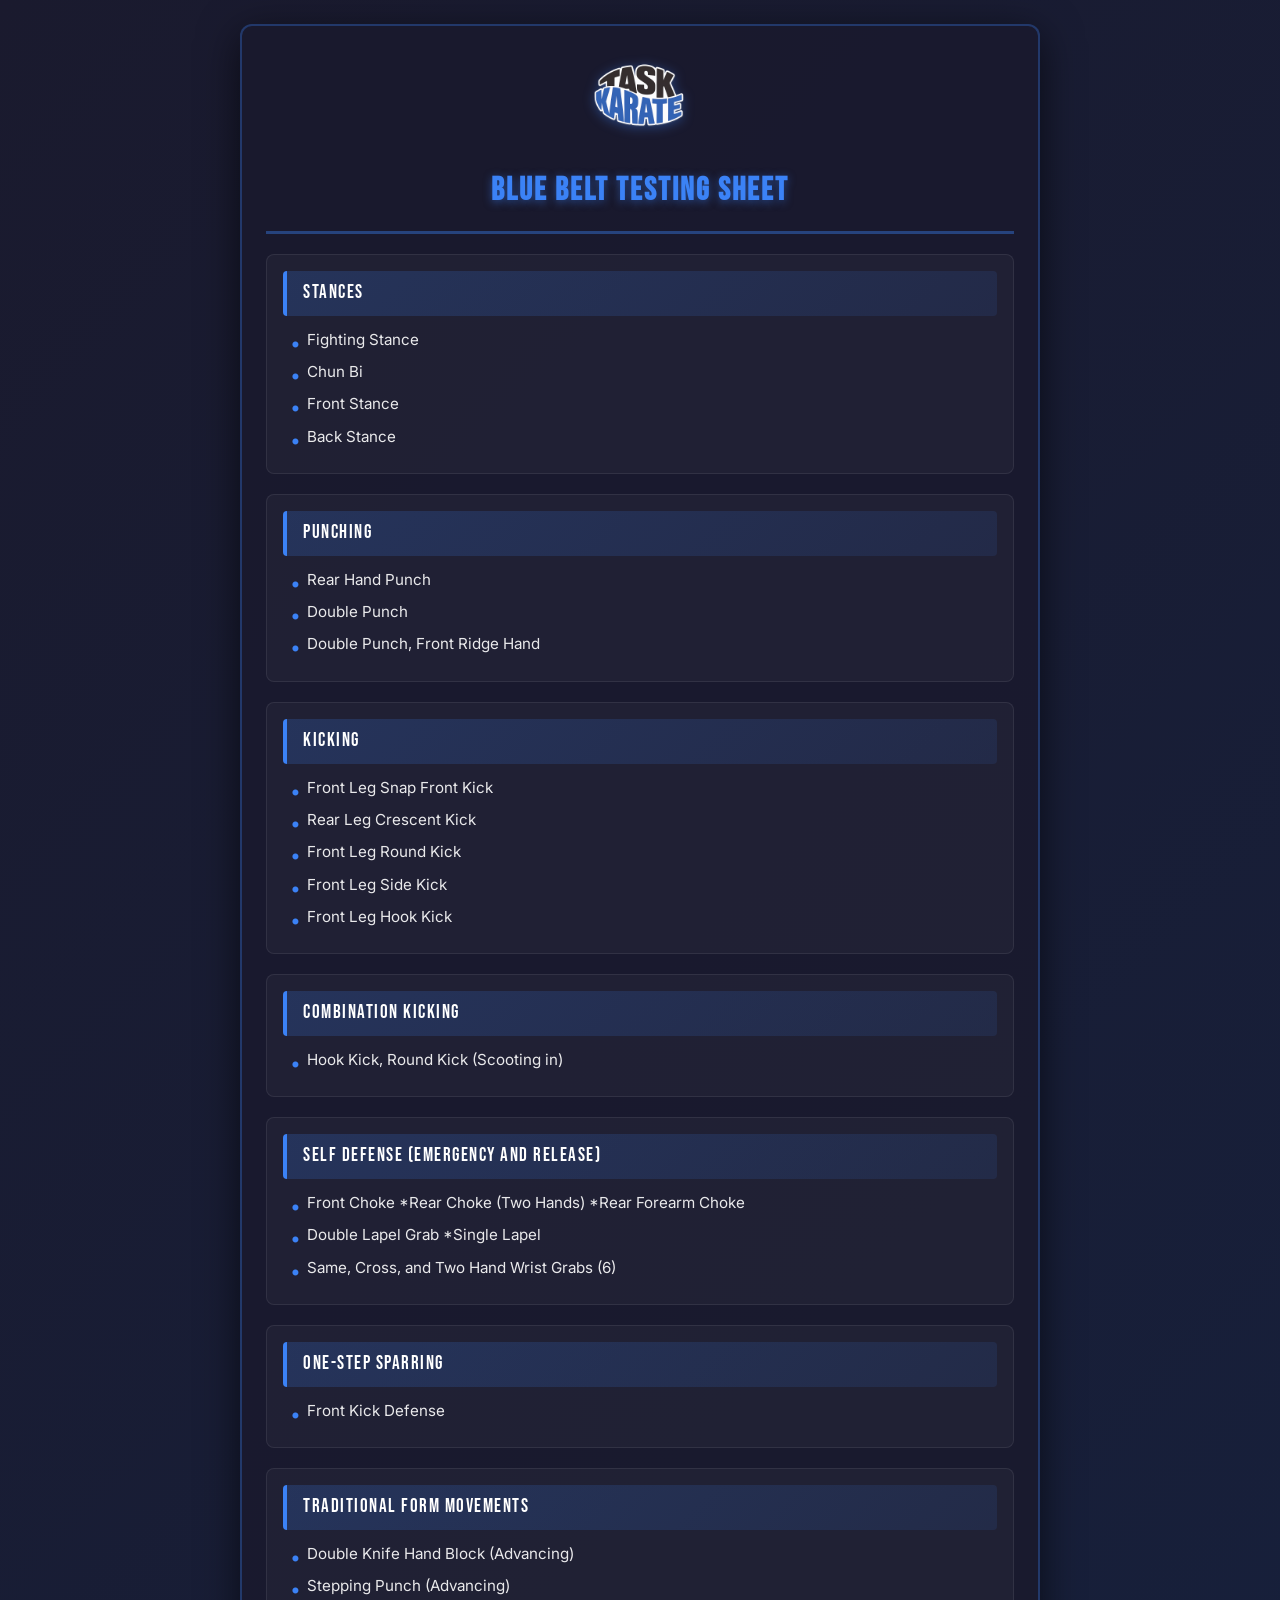
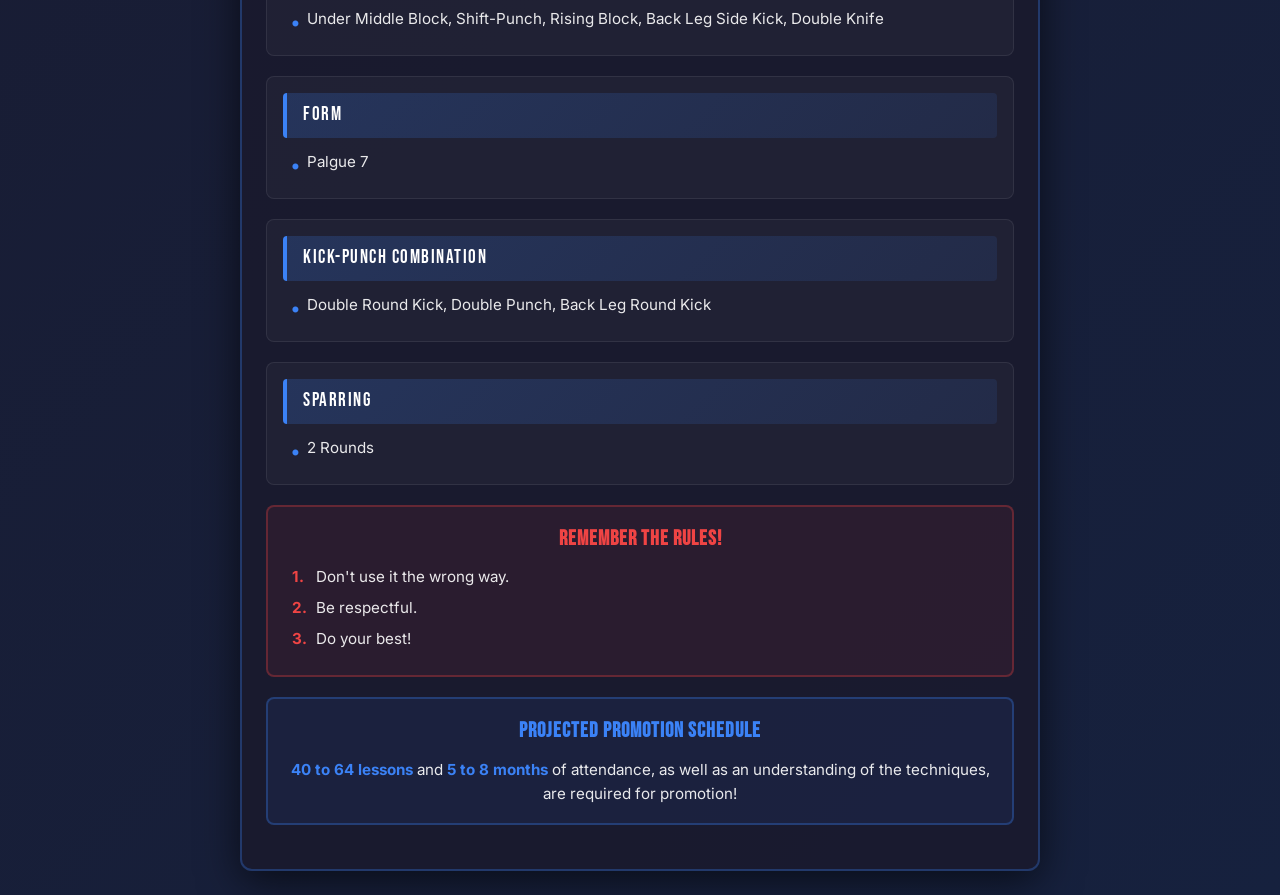
<file: Blue-Belt-Testing-Sheet.html>
<!DOCTYPE html>
<html lang="en" data-theme="dark" class="belt-blue">
<head>
    <meta charset="UTF-8">
    <meta name="viewport" content="width=device-width, initial-scale=1.0">
    <title>Blue Belt Testing Sheet - Task Karate</title>
    
    <!-- 
    Belt-Specific Theming Instructions:
    To change belt colors, update the class on the <html> tag above:
    - class="belt-white"  -> Light gray accents
    - class="belt-gold"   -> Gold accents (#fbbf24)
    - class="belt-orange" -> Orange accents (#f97316)
    - class="belt-green"  -> Green accents (#10b981)
    - class="belt-blue"   -> Blue accents (#3b82f6)
    - class="belt-purple" -> Purple accents (#a855f7)
    - class="belt-brown"  -> Brown accents (#92400e)
    - class="belt-red"    -> Red accents (#ef4444)
    - class="belt-black"  -> Gray accents (#9ca3af)
    -->
    
    <!-- Google Fonts -->
    <link href="https://fonts.googleapis.com/css2?family=Bebas+Neue&family=Inter:wght@400;600;700;800&display=swap" rel="stylesheet">
    
    <style>
        /* Belt Color Theme Variables */
        .belt-white {
            --belt-color: #e5e7eb;
            --belt-color-rgb: 229, 231, 235;
        }
        
        .belt-gold {
            --belt-color: #fbbf24;
            --belt-color-rgb: 251, 191, 36;
        }
        
        .belt-orange {
            --belt-color: #f97316;
            --belt-color-rgb: 249, 115, 22;
        }
        
        .belt-green {
            --belt-color: #10b981;
            --belt-color-rgb: 16, 185, 129;
        }
        
        .belt-blue {
            --belt-color: #3b82f6;
            --belt-color-rgb: 59, 130, 246;
        }
        
        .belt-purple {
            --belt-color: #a855f7;
            --belt-color-rgb: 168, 85, 247;
        }
        
        .belt-brown {
            --belt-color: #92400e;
            --belt-color-rgb: 146, 64, 14;
        }
        
        .belt-red {
            --belt-color: #ef4444;
            --belt-color-rgb: 239, 68, 68;
        }
        
        .belt-black {
            --belt-color: #9ca3af;
            --belt-color-rgb: 156, 163, 175;
        }
        
        /* Screen Styles - Match site aesthetic */
        * {
            margin: 0;
            padding: 0;
            box-sizing: border-box;
        }
        
        body {
            font-family: 'Inter', -apple-system, BlinkMacSystemFont, sans-serif;
            background: linear-gradient(135deg, #1a1a2e 0%, #16213e 100%);
            color: rgba(255, 255, 255, 0.95);
            padding: 1.5rem;
            line-height: 1.5;
            font-size: 14px;
        }
        
        .container {
            max-width: 800px;
            margin: 0 auto;
            background: rgba(26, 26, 46, 0.9);
            border: 2px solid rgba(var(--belt-color-rgb), 0.3);
            border-radius: 12px;
            padding: 1.5rem;
            box-shadow: 0 10px 40px rgba(0, 0, 0, 0.6);
        }
        
        .header {
            text-align: center;
            margin-bottom: 1.25rem;
            padding-bottom: 1rem;
            border-bottom: 3px solid rgba(var(--belt-color-rgb), 0.4);
        }
        
        .logo {
            width: 100px;
            margin-bottom: 0.75rem;
            filter: drop-shadow(0 2px 6px rgba(var(--belt-color-rgb), 0.4));
        }
        
        h1 {
            font-family: 'Bebas Neue', sans-serif;
            font-size: 2rem;
            color: var(--belt-color);
            letter-spacing: 2px;
            text-transform: uppercase;
            text-shadow: 0 2px 8px rgba(var(--belt-color-rgb), 0.5);
            margin: 0;
        }
        
        .section {
            margin-bottom: 1.25rem;
            background: rgba(255, 255, 255, 0.03);
            border-radius: 8px;
            padding: 1rem;
            border: 1px solid rgba(255, 255, 255, 0.08);
        }
        
        .section-header {
            font-family: 'Bebas Neue', sans-serif;
            background: linear-gradient(135deg, rgba(var(--belt-color-rgb), 0.2), rgba(var(--belt-color-rgb), 0.1));
            border-left: 4px solid var(--belt-color);
            color: white;
            padding: 0.5rem 1rem;
            font-size: 1.2rem;
            font-weight: normal;
            margin-bottom: 0.75rem;
            border-radius: 4px;
            letter-spacing: 1.5px;
        }
        
        .technique-item {
            margin: 0.5rem 0;
            padding-left: 1.5rem;
            position: relative;
            color: rgba(255, 255, 255, 0.9);
            font-size: 0.95rem;
            line-height: 1.6;
        }
        
        .technique-item::before {
            content: "•";
            position: absolute;
            left: 0.5rem;
            color: var(--belt-color);
            font-weight: bold;
            font-size: 1.2rem;
        }
        
        .rules-box {
            background: rgba(239, 68, 68, 0.08);
            border: 2px solid rgba(239, 68, 68, 0.3);
            border-radius: 8px;
            padding: 1rem;
            margin: 1.25rem 0;
        }
        
        .rules-box h3 {
            font-family: 'Bebas Neue', sans-serif;
            margin-bottom: 0.75rem;
            color: #ef4444;
            font-size: 1.3rem;
            letter-spacing: 1px;
            text-align: center;
        }
        
        .rule-item {
            margin: 0.5rem 0;
            padding-left: 2rem;
            position: relative;
            color: rgba(255, 255, 255, 0.9);
            font-size: 0.95rem;
        }
        
        .rule-item::before {
            content: attr(data-number);
            position: absolute;
            left: 0.5rem;
            color: #ef4444;
            font-weight: 700;
        }
        
        .schedule-box {
            background: rgba(var(--belt-color-rgb), 0.08);
            border: 2px solid rgba(var(--belt-color-rgb), 0.3);
            border-radius: 8px;
            padding: 1rem;
            margin: 1.25rem 0;
        }
        
        .schedule-box h3 {
            font-family: 'Bebas Neue', sans-serif;
            margin-bottom: 0.75rem;
            color: var(--belt-color);
            font-size: 1.3rem;
            letter-spacing: 1px;
            text-align: center;
        }
        
        .schedule-box p {
            color: rgba(255, 255, 255, 0.9);
            font-size: 0.95rem;
            line-height: 1.6;
            text-align: center;
        }
        
        strong {
            color: var(--belt-color);
            font-weight: 700;
        }
        
        @media (max-width: 768px) {
            body {
                padding: 1rem;
            }
            
            .container {
                padding: 1rem;
            }
            
            h1 {
                font-size: 1.75rem;
            }
        }
        
        /* Print Styles - Clean, Professional, Single Page */
        @media print {
            * {
                -webkit-print-color-adjust: exact;
                print-color-adjust: exact;
            }
            
            body {
                background: white;
                color: #000;
                padding: 0;
                font-size: 7.5pt;
                line-height: 1.15;
            }
            
            .container {
                max-width: 100%;
                background: white;
                border: none;
                border-radius: 0;
                padding: 0.28in;
                box-shadow: none;
            }
            
            .header {
                border-bottom: 1px solid #000;
                margin-bottom: 0.06in;
                padding-bottom: 0.04in;
            }
            
            .logo {
                width: 55px;
                filter: none;
                margin-bottom: 0.02in;
            }
            
            h1 {
                color: #000;
                text-shadow: none;
                font-size: 13pt;
                margin: 0;
            }
            
            .section {
                background: none;
                border: none;
                padding: 0;
                margin-bottom: 0.06in;
                page-break-inside: avoid;
            }
            
            .section-header {
                background: #333;
                color: white;
                padding: 2.5pt 5pt;
                border-radius: 2pt;
                margin-bottom: 0.03in;
                box-shadow: none;
                font-size: 8.5pt;
                border-left: none;
            }
            
            .technique-item {
                font-size: 7pt;
                margin: 0.015in 0;
                padding-left: 0.1in;
                line-height: 1.15;
                color: #000;
            }
            
            .technique-item::before {
                color: #000;
                font-size: 8pt;
                left: 0.02in;
            }
            
            .rules-box {
                background: #ffe6e6;
                border: 1px solid #ef4444;
                padding: 0.05in;
                margin: 0.06in 0;
            }
            
            .rules-box h3 {
                color: #991b1b;
                font-size: 8.5pt;
                margin-bottom: 0.02in;
            }
            
            .rule-item {
                font-size: 7pt;
                margin: 0.015in 0;
                padding-left: 0.12in;
                color: #000;
            }
            
            .rule-item::before {
                color: #991b1b;
                left: 0.02in;
            }
            
            .schedule-box {
                background: #f5f5f5;
                border: 1px solid #666;
                padding: 0.05in;
                margin: 0.06in 0;
            }
            
            .schedule-box h3 {
                color: #000;
                font-size: 8.5pt;
                margin-bottom: 0.02in;
            }
            
            .schedule-box p {
                color: #333;
                font-size: 7pt;
                line-height: 1.15;
            }
            
            strong {
                color: #000;
            }
            
            @page {
                margin: 0.32in;
                size: letter;
            }
        }
    </style>
</head>
<body>
    
    <div class="container">
        <div class="header">
            <img src="images/logo/Logo.png" alt="Task Karate Logo" class="logo">
            <h1>Blue Belt Testing Sheet</h1>
        </div>
        
        <div class="section">
            <div class="section-header">Stances</div>
            <div class="technique-item">Fighting Stance</div>
            <div class="technique-item">Chun Bi</div>
            <div class="technique-item">Front Stance</div>
            <div class="technique-item">Back Stance</div>
        </div>
        
        <div class="section">
            <div class="section-header">Punching</div>
            <div class="technique-item">Rear Hand Punch</div>
            <div class="technique-item">Double Punch</div>
            <div class="technique-item">Double Punch, Front Ridge Hand</div>
        </div>
        
        <div class="section">
            <div class="section-header">Kicking</div>
            <div class="technique-item">Front Leg Snap Front Kick</div>
            <div class="technique-item">Rear Leg Crescent Kick</div>
            <div class="technique-item">Front Leg Round Kick</div>
            <div class="technique-item">Front Leg Side Kick</div>
            <div class="technique-item">Front Leg Hook Kick</div>
        </div>
        
        <div class="section">
            <div class="section-header">Combination Kicking</div>
            <div class="technique-item">Hook Kick, Round Kick (Scooting in)</div>
        </div>
        
        <div class="section">
            <div class="section-header">Self Defense (Emergency and Release)</div>
            <div class="technique-item">Front Choke *Rear Choke (Two Hands) *Rear Forearm Choke</div>
            <div class="technique-item">Double Lapel Grab *Single Lapel</div>
            <div class="technique-item">Same, Cross, and Two Hand Wrist Grabs (6)</div>
        </div>
        
        <div class="section">
            <div class="section-header">One-Step Sparring</div>
            <div class="technique-item">Front Kick Defense</div>
        </div>
        
        <div class="section">
            <div class="section-header">Traditional Form Movements</div>
            <div class="technique-item">Double Knife Hand Block (Advancing)</div>
            <div class="technique-item">Stepping Punch (Advancing)</div>
            <div class="technique-item">Under Middle Block, Shift-Punch, Rising Block, Back Leg Side Kick, Double Knife</div>
        </div>
        
        <div class="section">
            <div class="section-header">Form</div>
            <div class="technique-item">Palgue 7</div>
        </div>
        
        <div class="section">
            <div class="section-header">Kick-Punch Combination</div>
            <div class="technique-item">Double Round Kick, Double Punch, Back Leg Round Kick</div>
        </div>
        
        <div class="section">
            <div class="section-header">Sparring</div>
            <div class="technique-item">2 Rounds</div>
        </div>
        
        <div class="rules-box">
            <h3>Remember the Rules!</h3>
            <div class="rule-item" data-number="1.">Don't use it the wrong way.</div>
            <div class="rule-item" data-number="2.">Be respectful.</div>
            <div class="rule-item" data-number="3.">Do your best!</div>
        </div>
        
        <div class="schedule-box">
            <h3>Projected Promotion Schedule</h3>
            <p><strong>40 to 64 lessons</strong> and <strong>5 to 8 months</strong> of attendance, as well as an understanding of the techniques, are required for promotion!</p>
        </div>
        
    </div>
    
</body>
</html>
</file>
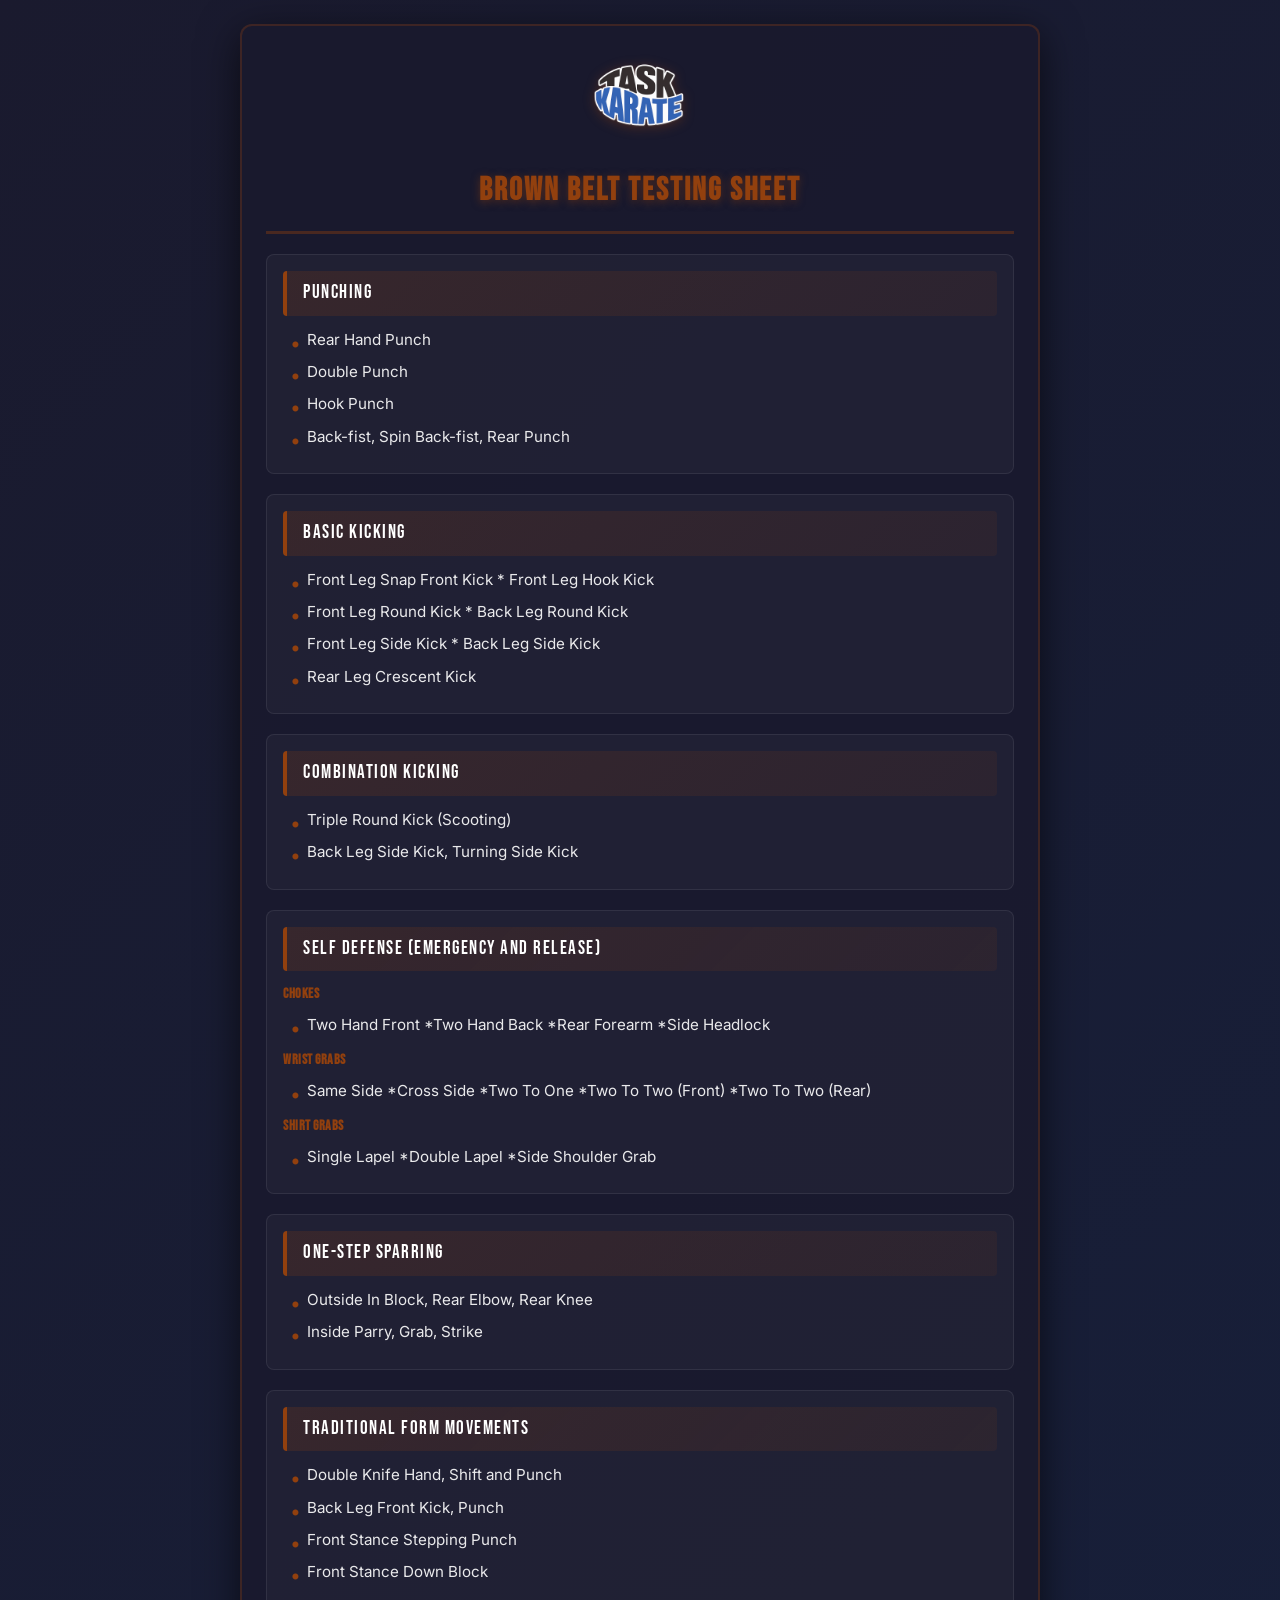
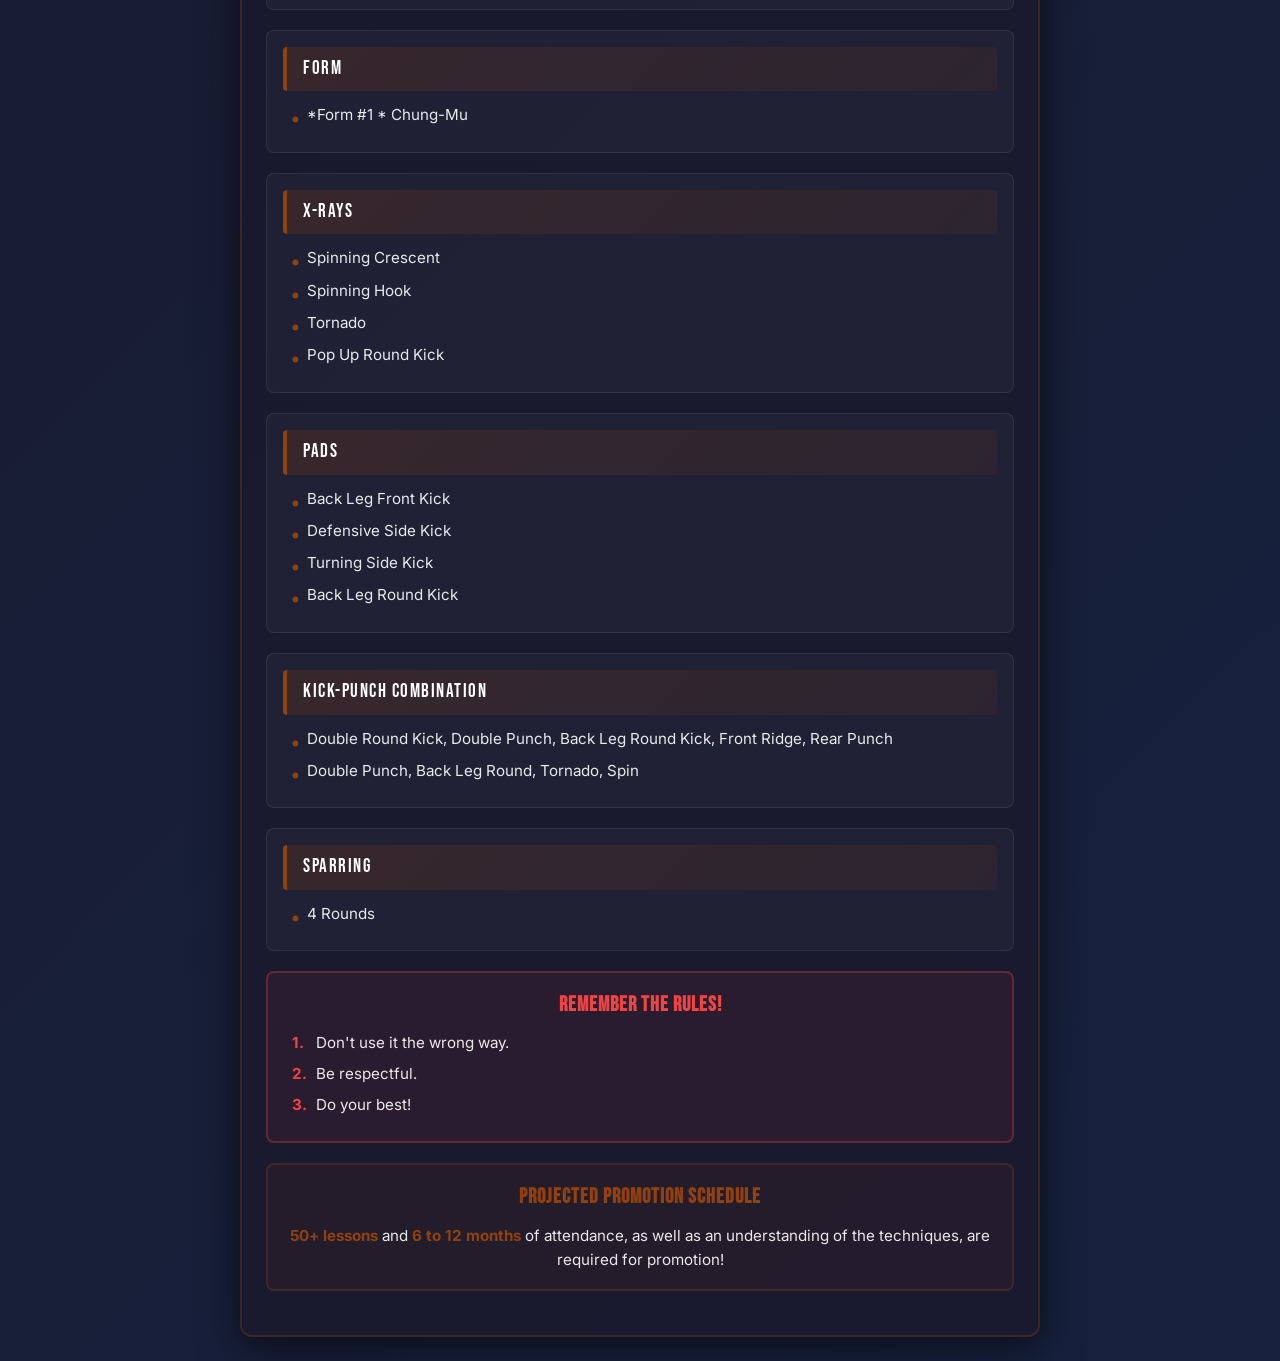
<file: Brown-Belt-Testing-Sheet.html>
<!DOCTYPE html>
<html lang="en" data-theme="dark" class="belt-brown">
<head>
    <meta charset="UTF-8">
    <meta name="viewport" content="width=device-width, initial-scale=1.0">
    <title>Brown Belt Testing Sheet - Task Karate</title>
    
    <!-- 
    Belt-Specific Theming Instructions:
    To change belt colors, update the class on the <html> tag above:
    - class="belt-white"  -> Light gray accents
    - class="belt-gold"   -> Gold accents (#fbbf24)
    - class="belt-orange" -> Orange accents (#f97316)
    - class="belt-green"  -> Green accents (#10b981)
    - class="belt-blue"   -> Blue accents (#3b82f6)
    - class="belt-purple" -> Purple accents (#a855f7)
    - class="belt-brown"  -> Brown accents (#92400e)
    - class="belt-red"    -> Red accents (#ef4444)
    - class="belt-black"  -> Gray accents (#9ca3af)
    -->
    
    <!-- Google Fonts -->
    <link href="https://fonts.googleapis.com/css2?family=Bebas+Neue&family=Inter:wght@400;600;700;800&display=swap" rel="stylesheet">
    
    <style>
        /* Belt Color Theme Variables */
        .belt-white {
            --belt-color: #e5e7eb;
            --belt-color-rgb: 229, 231, 235;
        }
        
        .belt-gold {
            --belt-color: #fbbf24;
            --belt-color-rgb: 251, 191, 36;
        }
        
        .belt-orange {
            --belt-color: #f97316;
            --belt-color-rgb: 249, 115, 22;
        }
        
        .belt-green {
            --belt-color: #10b981;
            --belt-color-rgb: 16, 185, 129;
        }
        
        .belt-blue {
            --belt-color: #3b82f6;
            --belt-color-rgb: 59, 130, 246;
        }
        
        .belt-purple {
            --belt-color: #a855f7;
            --belt-color-rgb: 168, 85, 247;
        }
        
        .belt-brown {
            --belt-color: #92400e;
            --belt-color-rgb: 146, 64, 14;
        }
        
        .belt-red {
            --belt-color: #ef4444;
            --belt-color-rgb: 239, 68, 68;
        }
        
        .belt-black {
            --belt-color: #9ca3af;
            --belt-color-rgb: 156, 163, 175;
        }
        
        /* Screen Styles - Match site aesthetic */
        * {
            margin: 0;
            padding: 0;
            box-sizing: border-box;
        }
        
        body {
            font-family: 'Inter', -apple-system, BlinkMacSystemFont, sans-serif;
            background: linear-gradient(135deg, #1a1a2e 0%, #16213e 100%);
            color: rgba(255, 255, 255, 0.95);
            padding: 1.5rem;
            line-height: 1.5;
            font-size: 14px;
        }
        
        .container {
            max-width: 800px;
            margin: 0 auto;
            background: rgba(26, 26, 46, 0.9);
            border: 2px solid rgba(var(--belt-color-rgb), 0.3);
            border-radius: 12px;
            padding: 1.5rem;
            box-shadow: 0 10px 40px rgba(0, 0, 0, 0.6);
        }
        
        .header {
            text-align: center;
            margin-bottom: 1.25rem;
            padding-bottom: 1rem;
            border-bottom: 3px solid rgba(var(--belt-color-rgb), 0.4);
        }
        
        .logo {
            width: 100px;
            margin-bottom: 0.75rem;
            filter: drop-shadow(0 2px 6px rgba(var(--belt-color-rgb), 0.4));
        }
        
        h1 {
            font-family: 'Bebas Neue', sans-serif;
            font-size: 2rem;
            color: var(--belt-color);
            letter-spacing: 2px;
            text-transform: uppercase;
            text-shadow: 0 2px 8px rgba(var(--belt-color-rgb), 0.5);
            margin: 0;
        }
        
        .section {
            margin-bottom: 1.25rem;
            background: rgba(255, 255, 255, 0.03);
            border-radius: 8px;
            padding: 1rem;
            border: 1px solid rgba(255, 255, 255, 0.08);
        }
        
        .section-header {
            font-family: 'Bebas Neue', sans-serif;
            background: linear-gradient(135deg, rgba(var(--belt-color-rgb), 0.2), rgba(var(--belt-color-rgb), 0.1));
            border-left: 4px solid var(--belt-color);
            color: white;
            padding: 0.5rem 1rem;
            font-size: 1.2rem;
            font-weight: normal;
            margin-bottom: 0.75rem;
            border-radius: 4px;
            letter-spacing: 1.5px;
        }
        
        .subsection-label {
            font-family: 'Bebas Neue', sans-serif;
            font-size: 0.9rem;
            color: var(--belt-color);
            margin: 0.75rem 0 0.35rem 0;
            letter-spacing: 0.5px;
            font-weight: 600;
        }
        
        .technique-item {
            margin: 0.5rem 0;
            padding-left: 1.5rem;
            position: relative;
            color: rgba(255, 255, 255, 0.9);
            font-size: 0.95rem;
            line-height: 1.6;
        }
        
        .technique-item::before {
            content: "•";
            position: absolute;
            left: 0.5rem;
            color: var(--belt-color);
            font-weight: bold;
            font-size: 1.2rem;
        }
        
        .rules-box {
            background: rgba(239, 68, 68, 0.08);
            border: 2px solid rgba(239, 68, 68, 0.3);
            border-radius: 8px;
            padding: 1rem;
            margin: 1.25rem 0;
        }
        
        .rules-box h3 {
            font-family: 'Bebas Neue', sans-serif;
            margin-bottom: 0.75rem;
            color: #ef4444;
            font-size: 1.3rem;
            letter-spacing: 1px;
            text-align: center;
        }
        
        .rule-item {
            margin: 0.5rem 0;
            padding-left: 2rem;
            position: relative;
            color: rgba(255, 255, 255, 0.9);
            font-size: 0.95rem;
        }
        
        .rule-item::before {
            content: attr(data-number);
            position: absolute;
            left: 0.5rem;
            color: #ef4444;
            font-weight: 700;
        }
        
        .schedule-box {
            background: rgba(var(--belt-color-rgb), 0.08);
            border: 2px solid rgba(var(--belt-color-rgb), 0.3);
            border-radius: 8px;
            padding: 1rem;
            margin: 1.25rem 0;
        }
        
        .schedule-box h3 {
            font-family: 'Bebas Neue', sans-serif;
            margin-bottom: 0.75rem;
            color: var(--belt-color);
            font-size: 1.3rem;
            letter-spacing: 1px;
            text-align: center;
        }
        
        .schedule-box p {
            color: rgba(255, 255, 255, 0.9);
            font-size: 0.95rem;
            line-height: 1.6;
            text-align: center;
        }
        
        strong {
            color: var(--belt-color);
            font-weight: 700;
        }
        
        @media (max-width: 768px) {
            body {
                padding: 1rem;
            }
            
            .container {
                padding: 1rem;
            }
            
            h1 {
                font-size: 1.75rem;
            }
        }
        
        /* Print Styles - Clean, Professional, Single Page */
        @media print {
            * {
                -webkit-print-color-adjust: exact;
                print-color-adjust: exact;
            }
            
            body {
                background: white;
                color: #000;
                padding: 0;
                font-size: 6.5pt;
                line-height: 1.05;
            }
            
            .container {
                max-width: 100%;
                background: white;
                border: none;
                border-radius: 0;
                padding: 0.22in;
                box-shadow: none;
            }
            
            .header {
                border-bottom: 1px solid #000;
                margin-bottom: 0.04in;
                padding-bottom: 0.025in;
            }
            
            .logo {
                width: 45px;
                filter: none;
                margin-bottom: 0.015in;
            }
            
            h1 {
                color: #000;
                text-shadow: none;
                font-size: 11pt;
                margin: 0;
            }
            
            .section {
                background: none;
                border: none;
                padding: 0;
                margin-bottom: 0.04in;
                page-break-inside: avoid;
            }
            
            .section-header {
                background: #333;
                color: white;
                padding: 2pt 4pt;
                border-radius: 2pt;
                margin-bottom: 0.02in;
                box-shadow: none;
                font-size: 7.5pt;
                border-left: none;
            }
            
            .subsection-label {
                font-size: 6.5pt;
                margin: 0.025in 0 0.01in 0;
                color: #000;
                font-weight: 700;
            }
            
            .technique-item {
                font-size: 6pt;
                margin: 0.008in 0;
                padding-left: 0.08in;
                line-height: 1.05;
                color: #000;
            }
            
            .technique-item::before {
                color: #000;
                font-size: 7pt;
                left: 0.015in;
            }
            
            .rules-box {
                background: #ffe6e6;
                border: 1px solid #ef4444;
                padding: 0.035in;
                margin: 0.04in 0;
            }
            
            .rules-box h3 {
                color: #991b1b;
                font-size: 7.5pt;
                margin-bottom: 0.015in;
            }
            
            .rule-item {
                font-size: 6pt;
                margin: 0.008in 0;
                padding-left: 0.1in;
                color: #000;
            }
            
            .rule-item::before {
                color: #991b1b;
                left: 0.015in;
            }
            
            .schedule-box {
                background: #f5f5f5;
                border: 1px solid #666;
                padding: 0.035in;
                margin: 0.04in 0;
            }
            
            .schedule-box h3 {
                color: #000;
                font-size: 7.5pt;
                margin-bottom: 0.015in;
            }
            
            .schedule-box p {
                color: #333;
                font-size: 6pt;
                line-height: 1.05;
            }
            
            strong {
                color: #000;
            }
            
            @page {
                margin: 0.28in;
                size: letter;
            }
        }
    </style>
</head>
<body>
    
    <div class="container">
        <div class="header">
            <img src="images/logo/Logo.png" alt="Task Karate Logo" class="logo">
            <h1>Brown Belt Testing Sheet</h1>
        </div>
        
        <div class="section">
            <div class="section-header">Punching</div>
            <div class="technique-item">Rear Hand Punch</div>
            <div class="technique-item">Double Punch</div>
            <div class="technique-item">Hook Punch</div>
            <div class="technique-item">Back-fist, Spin Back-fist, Rear Punch</div>
        </div>
        
        <div class="section">
            <div class="section-header">Basic Kicking</div>
            <div class="technique-item">Front Leg Snap Front Kick * Front Leg Hook Kick</div>
            <div class="technique-item">Front Leg Round Kick * Back Leg Round Kick</div>
            <div class="technique-item">Front Leg Side Kick * Back Leg Side Kick</div>
            <div class="technique-item">Rear Leg Crescent Kick</div>
        </div>
        
        <div class="section">
            <div class="section-header">Combination Kicking</div>
            <div class="technique-item">Triple Round Kick (Scooting)</div>
            <div class="technique-item">Back Leg Side Kick, Turning Side Kick</div>
        </div>
        
        <div class="section">
            <div class="section-header">Self Defense (Emergency and Release)</div>
            
            <div class="subsection-label">CHOKES</div>
            <div class="technique-item">Two Hand Front *Two Hand Back *Rear Forearm *Side Headlock</div>
            
            <div class="subsection-label">WRIST GRABS</div>
            <div class="technique-item">Same Side *Cross Side *Two To One *Two To Two (Front) *Two To Two (Rear)</div>
            
            <div class="subsection-label">SHIRT GRABS</div>
            <div class="technique-item">Single Lapel *Double Lapel *Side Shoulder Grab</div>
        </div>
        
        <div class="section">
            <div class="section-header">One-Step Sparring</div>
            <div class="technique-item">Outside In Block, Rear Elbow, Rear Knee</div>
            <div class="technique-item">Inside Parry, Grab, Strike</div>
        </div>
        
        <div class="section">
            <div class="section-header">Traditional Form Movements</div>
            <div class="technique-item">Double Knife Hand, Shift and Punch</div>
            <div class="technique-item">Back Leg Front Kick, Punch</div>
            <div class="technique-item">Front Stance Stepping Punch</div>
            <div class="technique-item">Front Stance Down Block</div>
        </div>
        
        <div class="section">
            <div class="section-header">Form</div>
            <div class="technique-item">*Form #1 * Chung-Mu</div>
        </div>
        
        <div class="section">
            <div class="section-header">X-Rays</div>
            <div class="technique-item">Spinning Crescent</div>
            <div class="technique-item">Spinning Hook</div>
            <div class="technique-item">Tornado</div>
            <div class="technique-item">Pop Up Round Kick</div>
        </div>
        
        <div class="section">
            <div class="section-header">Pads</div>
            <div class="technique-item">Back Leg Front Kick</div>
            <div class="technique-item">Defensive Side Kick</div>
            <div class="technique-item">Turning Side Kick</div>
            <div class="technique-item">Back Leg Round Kick</div>
        </div>
        
        <div class="section">
            <div class="section-header">Kick-Punch Combination</div>
            <div class="technique-item">Double Round Kick, Double Punch, Back Leg Round Kick, Front Ridge, Rear Punch</div>
            <div class="technique-item">Double Punch, Back Leg Round, Tornado, Spin</div>
        </div>
        
        <div class="section">
            <div class="section-header">Sparring</div>
            <div class="technique-item">4 Rounds</div>
        </div>
        
        <div class="rules-box">
            <h3>Remember the Rules!</h3>
            <div class="rule-item" data-number="1.">Don't use it the wrong way.</div>
            <div class="rule-item" data-number="2.">Be respectful.</div>
            <div class="rule-item" data-number="3.">Do your best!</div>
        </div>
        
        <div class="schedule-box">
            <h3>Projected Promotion Schedule</h3>
            <p><strong>50+ lessons</strong> and <strong>6 to 12 months</strong> of attendance, as well as an understanding of the techniques, are required for promotion!</p>
        </div>
        
    </div>
    
</body>
</html>
</file>
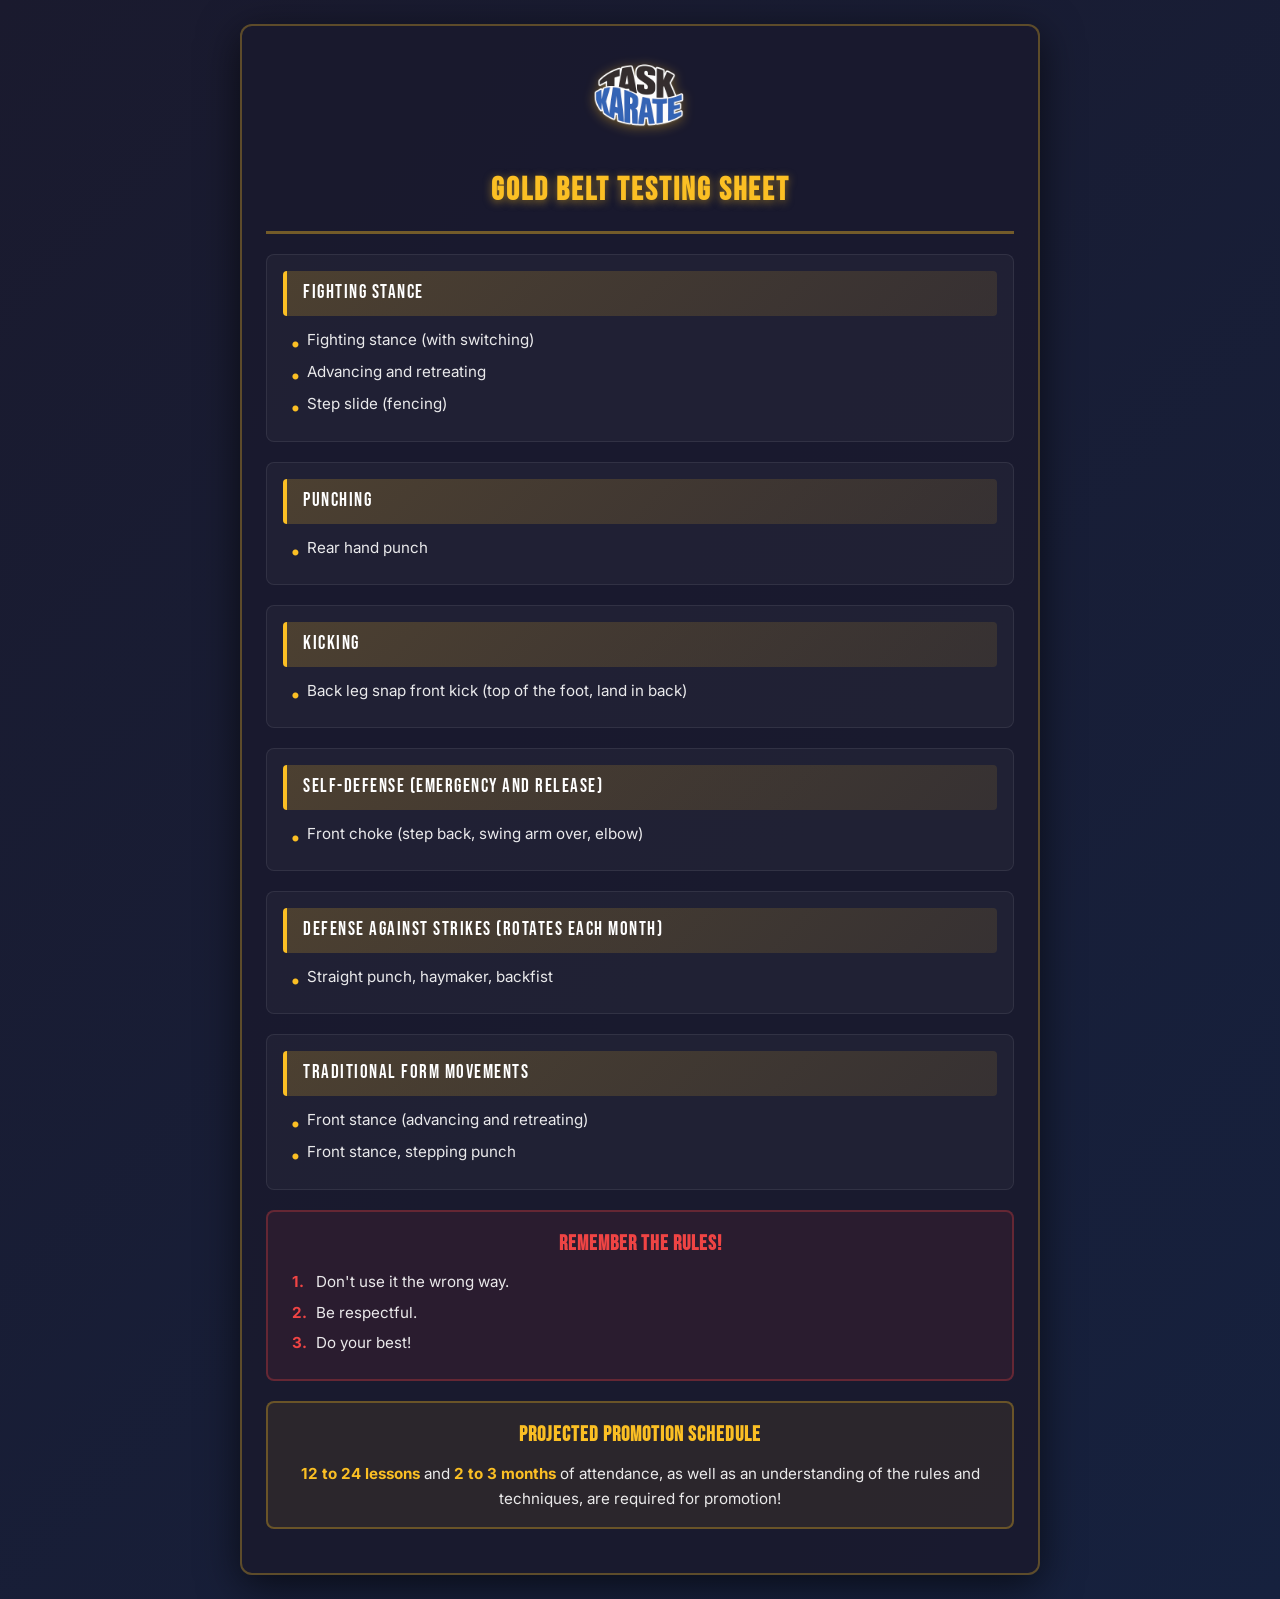
<file: Gold-Belt-Testing-Sheet.html>
<!DOCTYPE html>
<html lang="en" data-theme="dark" class="belt-gold">
<head>
    <meta charset="UTF-8">
    <meta name="viewport" content="width=device-width, initial-scale=1.0">
    <title>Gold Belt Testing Sheet - Task Karate</title>
    
    <!-- 
    Belt-Specific Theming Instructions:
    To change belt colors, update the class on the <html> tag above:
    - class="belt-white"  -> Light gray accents
    - class="belt-gold"   -> Gold accents (#fbbf24)
    - class="belt-orange" -> Orange accents (#f97316)
    - class="belt-green"  -> Green accents (#10b981)
    - class="belt-blue"   -> Blue accents (#3b82f6)
    - class="belt-purple" -> Purple accents (#a855f7)
    - class="belt-brown"  -> Brown accents (#92400e)
    - class="belt-red"    -> Red accents (#ef4444)
    - class="belt-black"  -> Gray accents (#9ca3af)
    -->
    
    <!-- Google Fonts -->
    <link href="https://fonts.googleapis.com/css2?family=Bebas+Neue&family=Inter:wght@400;600;700;800&display=swap" rel="stylesheet">
    
    <style>
        /* Belt Color Theme Variables */
        .belt-white {
            --belt-color: #e5e7eb;
            --belt-color-rgb: 229, 231, 235;
        }
        
        .belt-gold {
            --belt-color: #fbbf24;
            --belt-color-rgb: 251, 191, 36;
        }
        
        .belt-orange {
            --belt-color: #f97316;
            --belt-color-rgb: 249, 115, 22;
        }
        
        .belt-green {
            --belt-color: #10b981;
            --belt-color-rgb: 16, 185, 129;
        }
        
        .belt-blue {
            --belt-color: #3b82f6;
            --belt-color-rgb: 59, 130, 246;
        }
        
        .belt-purple {
            --belt-color: #a855f7;
            --belt-color-rgb: 168, 85, 247;
        }
        
        .belt-brown {
            --belt-color: #92400e;
            --belt-color-rgb: 146, 64, 14;
        }
        
        .belt-red {
            --belt-color: #ef4444;
            --belt-color-rgb: 239, 68, 68;
        }
        
        .belt-black {
            --belt-color: #9ca3af;
            --belt-color-rgb: 156, 163, 175;
        }
        
        /* Screen Styles - Match site aesthetic */
        * {
            margin: 0;
            padding: 0;
            box-sizing: border-box;
        }
        
        /* CSS Variables for Belt-Specific Theming */
        :root {
            --belt-color: #fbbf24; /* Gold belt */
            --belt-color-rgb: 251, 191, 36;
        }
        
        body {
            font-family: 'Inter', -apple-system, BlinkMacSystemFont, sans-serif;
            background: linear-gradient(135deg, #1a1a2e 0%, #16213e 100%);
            color: rgba(255, 255, 255, 0.95);
            padding: 1.5rem;
            line-height: 1.5;
            font-size: 14px;
        }
        
        .container {
            max-width: 800px;
            margin: 0 auto;
            background: rgba(26, 26, 46, 0.9);
            border: 2px solid rgba(var(--belt-color-rgb), 0.3);
            border-radius: 12px;
            padding: 1.5rem;
            box-shadow: 0 10px 40px rgba(0, 0, 0, 0.6);
        }
        
        .header {
            text-align: center;
            margin-bottom: 1.25rem;
            padding-bottom: 1rem;
            border-bottom: 3px solid rgba(var(--belt-color-rgb), 0.4);
        }
        
        .logo {
            width: 100px;
            margin-bottom: 0.75rem;
            filter: drop-shadow(0 2px 6px rgba(var(--belt-color-rgb), 0.4));
        }
        
        h1 {
            font-family: 'Bebas Neue', sans-serif;
            font-size: 2rem;
            color: var(--belt-color);
            letter-spacing: 2px;
            text-transform: uppercase;
            text-shadow: 0 2px 8px rgba(var(--belt-color-rgb), 0.5);
            margin: 0;
        }
        
        .section {
            margin-bottom: 1.25rem;
            background: rgba(255, 255, 255, 0.03);
            border-radius: 8px;
            padding: 1rem;
            border: 1px solid rgba(255, 255, 255, 0.08);
        }
        
        .section-header {
            font-family: 'Bebas Neue', sans-serif;
            background: linear-gradient(135deg, rgba(var(--belt-color-rgb), 0.2), rgba(var(--belt-color-rgb), 0.1));
            border-left: 4px solid var(--belt-color);
            color: white;
            padding: 0.5rem 1rem;
            font-size: 1.2rem;
            font-weight: normal;
            margin-bottom: 0.75rem;
            border-radius: 4px;
            letter-spacing: 1.5px;
        }
        
        .technique-item {
            margin: 0.5rem 0;
            padding-left: 1.5rem;
            position: relative;
            color: rgba(255, 255, 255, 0.9);
            font-size: 0.95rem;
            line-height: 1.6;
        }
        
        .technique-item::before {
            content: "•";
            position: absolute;
            left: 0.5rem;
            color: var(--belt-color);
            font-weight: bold;
            font-size: 1.2rem;
        }
        
        .technique-item-sub {
            margin: 0.35rem 0;
            padding-left: 2.5rem;
            position: relative;
            color: rgba(255, 255, 255, 0.8);
            font-size: 0.9rem;
            line-height: 1.5;
        }
        
        .technique-item-sub::before {
            content: "•";
            position: absolute;
            left: 1.5rem;
            color: rgba(var(--belt-color-rgb), 0.6);
            font-weight: bold;
        }
        
        .rules-box {
            background: rgba(239, 68, 68, 0.08);
            border: 2px solid rgba(239, 68, 68, 0.3);
            border-radius: 8px;
            padding: 1rem;
            margin: 1.25rem 0;
        }
        
        .rules-box h3 {
            font-family: 'Bebas Neue', sans-serif;
            margin-bottom: 0.75rem;
            color: #ef4444;
            font-size: 1.3rem;
            letter-spacing: 1px;
            text-align: center;
        }
        
        .rule-item {
            margin: 0.5rem 0;
            padding-left: 2rem;
            position: relative;
            color: rgba(255, 255, 255, 0.9);
            font-size: 0.95rem;
        }
        
        .rule-item::before {
            content: attr(data-number);
            position: absolute;
            left: 0.5rem;
            color: #ef4444;
            font-weight: 700;
        }
        
        .schedule-box {
            background: rgba(var(--belt-color-rgb), 0.08);
            border: 2px solid rgba(var(--belt-color-rgb), 0.3);
            border-radius: 8px;
            padding: 1rem;
            margin: 1.25rem 0;
        }
        
        .schedule-box h3 {
            font-family: 'Bebas Neue', sans-serif;
            margin-bottom: 0.75rem;
            color: var(--belt-color);
            font-size: 1.3rem;
            letter-spacing: 1px;
            text-align: center;
        }
        
        .schedule-box p {
            color: rgba(255, 255, 255, 0.9);
            font-size: 0.95rem;
            line-height: 1.6;
            text-align: center;
        }
        
        strong {
            color: var(--belt-color);
            font-weight: 700;
        }
        
        @media (max-width: 768px) {
            body {
                padding: 1rem;
            }
            
            .container {
                padding: 1rem;
            }
            
            h1 {
                font-size: 1.75rem;
            }
        }
        
        /* Print Styles - Clean, Professional, Single Page */
        @media print {
            * {
                -webkit-print-color-adjust: exact;
                print-color-adjust: exact;
            }
            
            body {
                background: white;
                color: #000;
                padding: 0;
                font-size: 8pt;
                line-height: 1.2;
            }
            
            .container {
                max-width: 100%;
                background: white;
                border: none;
                border-radius: 0;
                padding: 0.3in;
                box-shadow: none;
            }
            
            .header {
                border-bottom: 1px solid #000;
                margin-bottom: 0.08in;
                padding-bottom: 0.05in;
            }
            
            .logo {
                width: 60px;
                filter: none;
                margin-bottom: 0.03in;
            }
            
            h1 {
                color: #000;
                text-shadow: none;
                font-size: 14pt;
                margin: 0;
            }
            
            .section {
                background: none;
                border: none;
                padding: 0;
                margin-bottom: 0.08in;
                page-break-inside: avoid;
            }
            
            .section-header {
                background: #333;
                color: white;
                padding: 3pt 6pt;
                border-radius: 2pt;
                margin-bottom: 0.04in;
                box-shadow: none;
                font-size: 9pt;
                border-left: none;
            }
            
            .technique-item {
                font-size: 7.5pt;
                margin: 0.02in 0;
                padding-left: 0.12in;
                line-height: 1.2;
                color: #000;
            }
            
            .technique-item::before {
                color: #000;
                font-size: 9pt;
            }
            
            .technique-item-sub {
                font-size: 7pt;
                margin: 0.01in 0;
                padding-left: 0.2in;
                line-height: 1.1;
                color: #333;
            }
            
            .technique-item-sub::before {
                color: #666;
            }
            
            .rules-box {
                background: #ffe6e6;
                border: 1px solid #ef4444;
                padding: 0.06in;
                margin: 0.08in 0;
            }
            
            .rules-box h3 {
                color: #991b1b;
                font-size: 9pt;
                margin-bottom: 0.03in;
            }
            
            .rule-item {
                font-size: 7.5pt;
                margin: 0.02in 0;
                padding-left: 0.15in;
                color: #000;
            }
            
            .rule-item::before {
                color: #991b1b;
            }
            
            .schedule-box {
                background: #f5f5f5;
                border: 1px solid #666;
                padding: 0.06in;
                margin: 0.08in 0;
            }
            
            .schedule-box h3 {
                color: #000;
                font-size: 9pt;
                margin-bottom: 0.03in;
            }
            
            .schedule-box p {
                color: #333;
                font-size: 7.5pt;
                line-height: 1.2;
            }
            
            strong {
                color: #000;
            }
            
            @page {
                margin: 0.35in;
                size: letter;
            }
        }
    </style>
</head>
<body>
    
    <div class="container">
        <div class="header">
            <img src="images/logo/Logo.png" alt="Task Karate Logo" class="logo">
            <h1>Gold Belt Testing Sheet</h1>
        </div>
        
        <div class="section">
            <div class="section-header">Fighting Stance</div>
            <div class="technique-item">Fighting stance (with switching)</div>
            <div class="technique-item">Advancing and retreating</div>
            <div class="technique-item">Step slide (fencing)</div>
        </div>
        
        <div class="section">
            <div class="section-header">Punching</div>
            <div class="technique-item">Rear hand punch</div>
        </div>
        
        <div class="section">
            <div class="section-header">Kicking</div>
            <div class="technique-item">Back leg snap front kick (top of the foot, land in back)</div>
        </div>
        
        <div class="section">
            <div class="section-header">Self-Defense (Emergency and Release)</div>
            <div class="technique-item">Front choke (step back, swing arm over, elbow)</div>
        </div>
        
        <div class="section">
            <div class="section-header">Defense Against Strikes (Rotates Each Month)</div>
            <div class="technique-item">Straight punch, haymaker, backfist</div>
        </div>
        
        <div class="section">
            <div class="section-header">Traditional Form Movements</div>
            <div class="technique-item">Front stance (advancing and retreating)</div>
            <div class="technique-item">Front stance, stepping punch</div>
        </div>
        
        <div class="rules-box">
            <h3>Remember the Rules!</h3>
            <div class="rule-item" data-number="1.">Don't use it the wrong way.</div>
            <div class="rule-item" data-number="2.">Be respectful.</div>
            <div class="rule-item" data-number="3.">Do your best!</div>
        </div>
        
        <div class="schedule-box">
            <h3>Projected Promotion Schedule</h3>
            <p><strong>12 to 24 lessons</strong> and <strong>2 to 3 months</strong> of attendance, as well as an understanding of the rules and techniques, are required for promotion!</p>
        </div>
        
    </div>
    
</body>
</html>
</file>
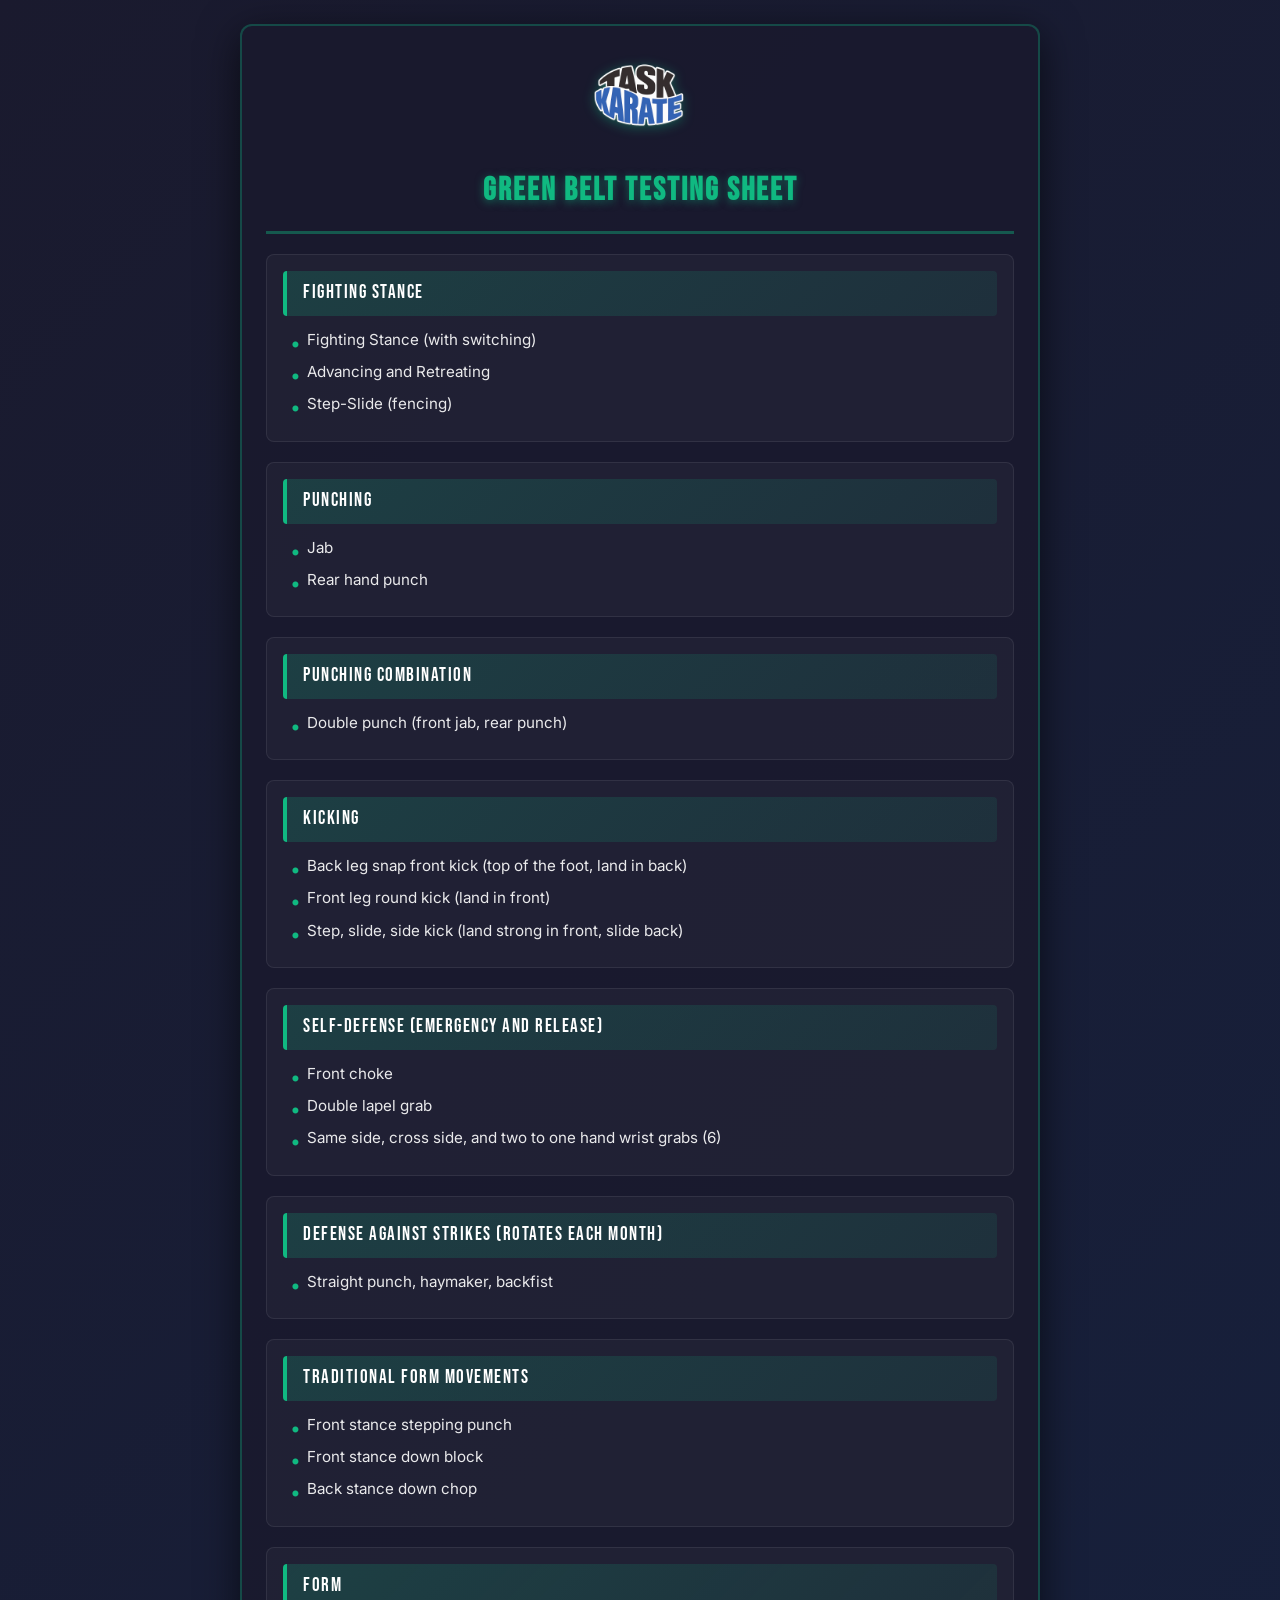
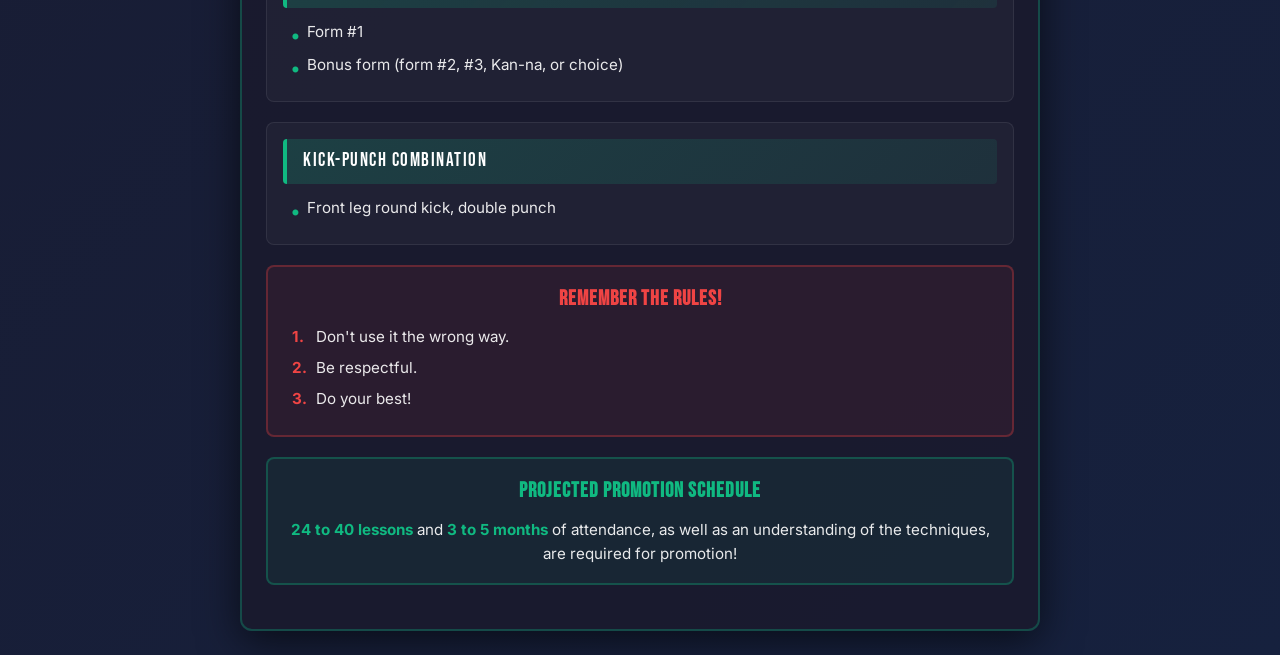
<file: Green-Belt-Testing-Sheet.html>
<!DOCTYPE html>
<html lang="en" data-theme="dark" class="belt-green">
<head>
    <meta charset="UTF-8">
    <meta name="viewport" content="width=device-width, initial-scale=1.0">
    <title>Green Belt Testing Sheet - Task Karate</title>
    
    <!-- 
    Belt-Specific Theming Instructions:
    To change belt colors, update the class on the <html> tag above:
    - class="belt-white"  -> Light gray accents
    - class="belt-gold"   -> Gold accents (#fbbf24)
    - class="belt-orange" -> Orange accents (#f97316)
    - class="belt-green"  -> Green accents (#10b981)
    - class="belt-blue"   -> Blue accents (#3b82f6)
    - class="belt-purple" -> Purple accents (#a855f7)
    - class="belt-brown"  -> Brown accents (#92400e)
    - class="belt-red"    -> Red accents (#ef4444)
    - class="belt-black"  -> Gray accents (#9ca3af)
    -->
    
    <!-- Google Fonts -->
    <link href="https://fonts.googleapis.com/css2?family=Bebas+Neue&family=Inter:wght@400;600;700;800&display=swap" rel="stylesheet">
    
    <style>
        /* Belt Color Theme Variables */
        .belt-white {
            --belt-color: #e5e7eb;
            --belt-color-rgb: 229, 231, 235;
        }
        
        .belt-gold {
            --belt-color: #fbbf24;
            --belt-color-rgb: 251, 191, 36;
        }
        
        .belt-orange {
            --belt-color: #f97316;
            --belt-color-rgb: 249, 115, 22;
        }
        
        .belt-green {
            --belt-color: #10b981;
            --belt-color-rgb: 16, 185, 129;
        }
        
        .belt-blue {
            --belt-color: #3b82f6;
            --belt-color-rgb: 59, 130, 246;
        }
        
        .belt-purple {
            --belt-color: #a855f7;
            --belt-color-rgb: 168, 85, 247;
        }
        
        .belt-brown {
            --belt-color: #92400e;
            --belt-color-rgb: 146, 64, 14;
        }
        
        .belt-red {
            --belt-color: #ef4444;
            --belt-color-rgb: 239, 68, 68;
        }
        
        .belt-black {
            --belt-color: #9ca3af;
            --belt-color-rgb: 156, 163, 175;
        }
        
        /* Screen Styles - Match site aesthetic */
        * {
            margin: 0;
            padding: 0;
            box-sizing: border-box;
        }
        
        body {
            font-family: 'Inter', -apple-system, BlinkMacSystemFont, sans-serif;
            background: linear-gradient(135deg, #1a1a2e 0%, #16213e 100%);
            color: rgba(255, 255, 255, 0.95);
            padding: 1.5rem;
            line-height: 1.5;
            font-size: 14px;
        }
        
        .container {
            max-width: 800px;
            margin: 0 auto;
            background: rgba(26, 26, 46, 0.9);
            border: 2px solid rgba(var(--belt-color-rgb), 0.3);
            border-radius: 12px;
            padding: 1.5rem;
            box-shadow: 0 10px 40px rgba(0, 0, 0, 0.6);
        }
        
        .header {
            text-align: center;
            margin-bottom: 1.25rem;
            padding-bottom: 1rem;
            border-bottom: 3px solid rgba(var(--belt-color-rgb), 0.4);
        }
        
        .logo {
            width: 100px;
            margin-bottom: 0.75rem;
            filter: drop-shadow(0 2px 6px rgba(var(--belt-color-rgb), 0.4));
        }
        
        h1 {
            font-family: 'Bebas Neue', sans-serif;
            font-size: 2rem;
            color: var(--belt-color);
            letter-spacing: 2px;
            text-transform: uppercase;
            text-shadow: 0 2px 8px rgba(var(--belt-color-rgb), 0.5);
            margin: 0;
        }
        
        .section {
            margin-bottom: 1.25rem;
            background: rgba(255, 255, 255, 0.03);
            border-radius: 8px;
            padding: 1rem;
            border: 1px solid rgba(255, 255, 255, 0.08);
        }
        
        .section-header {
            font-family: 'Bebas Neue', sans-serif;
            background: linear-gradient(135deg, rgba(var(--belt-color-rgb), 0.2), rgba(var(--belt-color-rgb), 0.1));
            border-left: 4px solid var(--belt-color);
            color: white;
            padding: 0.5rem 1rem;
            font-size: 1.2rem;
            font-weight: normal;
            margin-bottom: 0.75rem;
            border-radius: 4px;
            letter-spacing: 1.5px;
        }
        
        .technique-item {
            margin: 0.5rem 0;
            padding-left: 1.5rem;
            position: relative;
            color: rgba(255, 255, 255, 0.9);
            font-size: 0.95rem;
            line-height: 1.6;
        }
        
        .technique-item::before {
            content: "•";
            position: absolute;
            left: 0.5rem;
            color: var(--belt-color);
            font-weight: bold;
            font-size: 1.2rem;
        }
        
        .rules-box {
            background: rgba(239, 68, 68, 0.08);
            border: 2px solid rgba(239, 68, 68, 0.3);
            border-radius: 8px;
            padding: 1rem;
            margin: 1.25rem 0;
        }
        
        .rules-box h3 {
            font-family: 'Bebas Neue', sans-serif;
            margin-bottom: 0.75rem;
            color: #ef4444;
            font-size: 1.3rem;
            letter-spacing: 1px;
            text-align: center;
        }
        
        .rule-item {
            margin: 0.5rem 0;
            padding-left: 2rem;
            position: relative;
            color: rgba(255, 255, 255, 0.9);
            font-size: 0.95rem;
        }
        
        .rule-item::before {
            content: attr(data-number);
            position: absolute;
            left: 0.5rem;
            color: #ef4444;
            font-weight: 700;
        }
        
        .schedule-box {
            background: rgba(var(--belt-color-rgb), 0.08);
            border: 2px solid rgba(var(--belt-color-rgb), 0.3);
            border-radius: 8px;
            padding: 1rem;
            margin: 1.25rem 0;
        }
        
        .schedule-box h3 {
            font-family: 'Bebas Neue', sans-serif;
            margin-bottom: 0.75rem;
            color: var(--belt-color);
            font-size: 1.3rem;
            letter-spacing: 1px;
            text-align: center;
        }
        
        .schedule-box p {
            color: rgba(255, 255, 255, 0.9);
            font-size: 0.95rem;
            line-height: 1.6;
            text-align: center;
        }
        
        strong {
            color: var(--belt-color);
            font-weight: 700;
        }
        
        @media (max-width: 768px) {
            body {
                padding: 1rem;
            }
            
            .container {
                padding: 1rem;
            }
            
            h1 {
                font-size: 1.75rem;
            }
        }
        
        /* Print Styles - Clean, Professional, Single Page */
        @media print {
            * {
                -webkit-print-color-adjust: exact;
                print-color-adjust: exact;
            }
            
            body {
                background: white;
                color: #000;
                padding: 0;
                font-size: 8pt;
                line-height: 1.2;
            }
            
            .container {
                max-width: 100%;
                background: white;
                border: none;
                border-radius: 0;
                padding: 0.3in;
                box-shadow: none;
            }
            
            .header {
                border-bottom: 1px solid #000;
                margin-bottom: 0.08in;
                padding-bottom: 0.05in;
            }
            
            .logo {
                width: 60px;
                filter: none;
                margin-bottom: 0.03in;
            }
            
            h1 {
                color: #000;
                text-shadow: none;
                font-size: 14pt;
                margin: 0;
            }
            
            .section {
                background: none;
                border: none;
                padding: 0;
                margin-bottom: 0.08in;
                page-break-inside: avoid;
            }
            
            .section-header {
                background: #333;
                color: white;
                padding: 3pt 6pt;
                border-radius: 2pt;
                margin-bottom: 0.04in;
                box-shadow: none;
                font-size: 9pt;
                border-left: none;
            }
            
            .technique-item {
                font-size: 7.5pt;
                margin: 0.02in 0;
                padding-left: 0.12in;
                line-height: 1.2;
                color: #000;
            }
            
            .technique-item::before {
                color: #000;
                font-size: 9pt;
                left: 0.03in;
            }
            
            .rules-box {
                background: #ffe6e6;
                border: 1px solid #ef4444;
                padding: 0.06in;
                margin: 0.08in 0;
            }
            
            .rules-box h3 {
                color: #991b1b;
                font-size: 9pt;
                margin-bottom: 0.03in;
            }
            
            .rule-item {
                font-size: 7.5pt;
                margin: 0.02in 0;
                padding-left: 0.15in;
                color: #000;
            }
            
            .rule-item::before {
                color: #991b1b;
                left: 0.03in;
            }
            
            .schedule-box {
                background: #f5f5f5;
                border: 1px solid #666;
                padding: 0.06in;
                margin: 0.08in 0;
            }
            
            .schedule-box h3 {
                color: #000;
                font-size: 9pt;
                margin-bottom: 0.03in;
            }
            
            .schedule-box p {
                color: #333;
                font-size: 7.5pt;
                line-height: 1.2;
            }
            
            strong {
                color: #000;
            }
            
            @page {
                margin: 0.35in;
                size: letter;
            }
        }
    </style>
</head>
<body>
    
    <div class="container">
        <div class="header">
            <img src="images/logo/Logo.png" alt="Task Karate Logo" class="logo">
            <h1>Green Belt Testing Sheet</h1>
        </div>
        
        <div class="section">
            <div class="section-header">Fighting Stance</div>
            <div class="technique-item">Fighting Stance (with switching)</div>
            <div class="technique-item">Advancing and Retreating</div>
            <div class="technique-item">Step-Slide (fencing)</div>
        </div>
        
        <div class="section">
            <div class="section-header">Punching</div>
            <div class="technique-item">Jab</div>
            <div class="technique-item">Rear hand punch</div>
        </div>
        
        <div class="section">
            <div class="section-header">Punching Combination</div>
            <div class="technique-item">Double punch (front jab, rear punch)</div>
        </div>
        
        <div class="section">
            <div class="section-header">Kicking</div>
            <div class="technique-item">Back leg snap front kick (top of the foot, land in back)</div>
            <div class="technique-item">Front leg round kick (land in front)</div>
            <div class="technique-item">Step, slide, side kick (land strong in front, slide back)</div>
        </div>
        
        <div class="section">
            <div class="section-header">Self-Defense (Emergency and Release)</div>
            <div class="technique-item">Front choke</div>
            <div class="technique-item">Double lapel grab</div>
            <div class="technique-item">Same side, cross side, and two to one hand wrist grabs (6)</div>
        </div>
        
        <div class="section">
            <div class="section-header">Defense Against Strikes (Rotates Each Month)</div>
            <div class="technique-item">Straight punch, haymaker, backfist</div>
        </div>
        
        <div class="section">
            <div class="section-header">Traditional Form Movements</div>
            <div class="technique-item">Front stance stepping punch</div>
            <div class="technique-item">Front stance down block</div>
            <div class="technique-item">Back stance down chop</div>
        </div>
        
        <div class="section">
            <div class="section-header">Form</div>
            <div class="technique-item">Form #1</div>
            <div class="technique-item">Bonus form (form #2, #3, Kan-na, or choice)</div>
        </div>
        
        <div class="section">
            <div class="section-header">Kick-Punch Combination</div>
            <div class="technique-item">Front leg round kick, double punch</div>
        </div>
        
        <div class="rules-box">
            <h3>Remember the Rules!</h3>
            <div class="rule-item" data-number="1.">Don't use it the wrong way.</div>
            <div class="rule-item" data-number="2.">Be respectful.</div>
            <div class="rule-item" data-number="3.">Do your best!</div>
        </div>
        
        <div class="schedule-box">
            <h3>Projected Promotion Schedule</h3>
            <p><strong>24 to 40 lessons</strong> and <strong>3 to 5 months</strong> of attendance, as well as an understanding of the techniques, are required for promotion!</p>
        </div>
        
    </div>
    
</body>
</html>
</file>
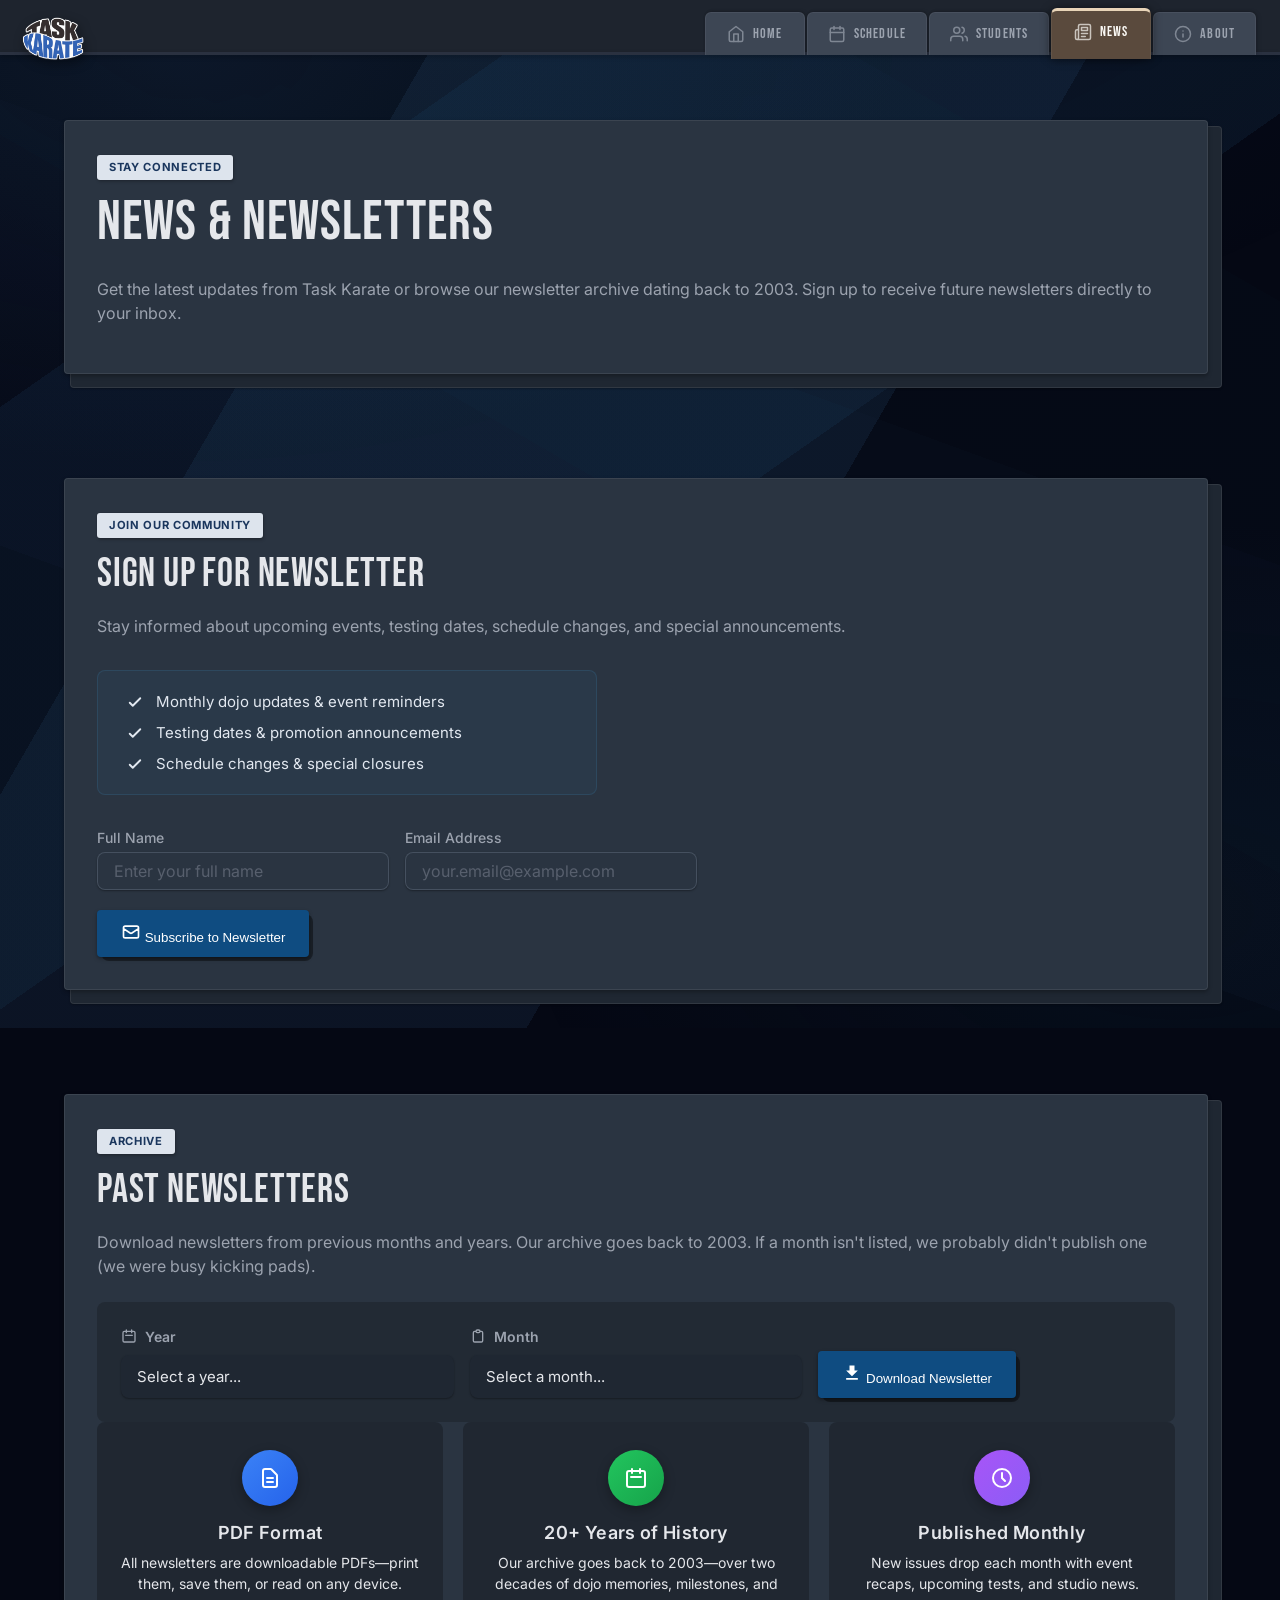
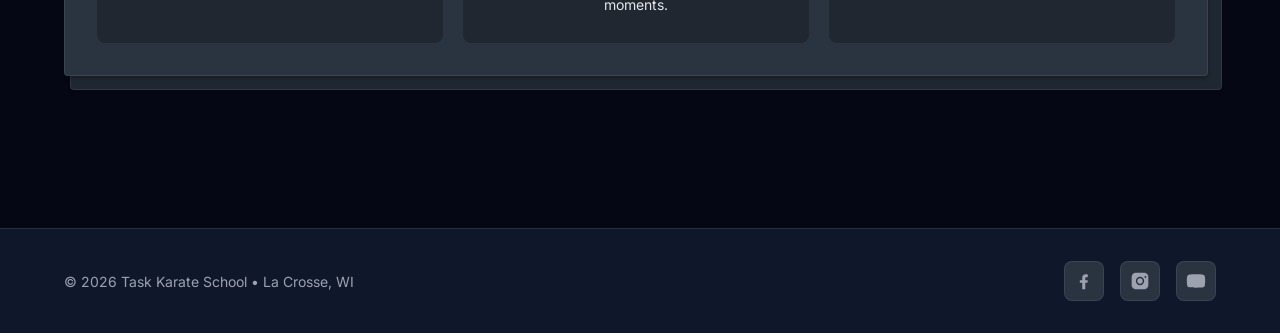
<file: news.html>
<!DOCTYPE html>
<html lang="en" data-theme="dark">
<!-- ============================================
     TASK KARATE - NEWS PAGE
     Version: 4.0.0
     
     ╔════════════════════════════════════════════╗
     ║  NEWS & NEWSLETTERS                        ║
     ╠════════════════════════════════════════════╣
     ║  Contains:                                 ║
     ║  • Newsletter signup form                  ║
     ║  • Newsletter archive (by year/month)      ║
     ║  • Archive info panels                     ║
     ╚════════════════════════════════════════════╝
     
     📁 Styles: css/news.css
     📁 Core: css/paper-fu-core.css
     📁 Theme: css/paper-fu-theme-hi-yah.css
     ============================================ -->
<head>
  <meta charset="UTF-8" />
  <meta name="viewport" content="width=device-width, initial-scale=1" />
  <title>News & Newsletter | Stay Updated - Task Karate School La Crosse, WI</title>
  <meta
    name="description"
    content="Stay informed with Task Karate School news and monthly newsletters. Get updates on events, promotions, special classes, and martial arts tips. Sign up for our newsletter today."
  />
  <meta name="keywords" content="karate news, martial arts newsletter, Task Karate updates, karate events La Crosse, newsletter signup">
  <meta name="theme-color" content="#0f4c81">
  <link rel="canonical" href="https://taskkarate.com/news.html">
  
  <!-- Open Graph / Facebook -->
  <meta property="og:type" content="website">
  <meta property="og:url" content="https://taskkarate.com/news.html">
  <meta property="og:title" content="News & Newsletter | Task Karate School">
  <meta property="og:description" content="Stay informed with Task Karate School news and monthly newsletters. Get updates on events, promotions, and martial arts tips.">
  <meta property="og:image" content="https://taskkarate.com/images/hero/Hero-Index.jpg">
  
  <!-- Twitter -->
  <meta property="twitter:card" content="summary_large_image">
  <meta property="twitter:url" content="https://taskkarate.com/news.html">
  <meta property="twitter:title" content="News & Newsletter | Task Karate School">
  <meta property="twitter:description" content="Stay informed with Task Karate School news and monthly newsletters. Get updates on events, promotions, and martial arts tips.">
  <meta property="twitter:image" content="https://taskkarate.com/images/hero/Hero-Index.jpg">
  
  <!-- ═══════════════════════════════════════════
       FAVICON
       ═══════════════════════════════════════════ -->
  <link rel="icon" href="images/logo/Logo.png" />
  
  <!-- PWA Manifest -->
  <link rel="manifest" href="/manifest.json">
  
  <!-- ═══════════════════════════════════════════
       GOOGLE FONTS
       ───────────────────────────────────────────
       Bebas Neue - Headlines & display text
       Inter     - Body text & UI elements
       Caveat    - Handwritten accents
       ═══════════════════════════════════════════ -->
  <link rel="preconnect" href="https://fonts.googleapis.com" />
  <link rel="preconnect" href="https://fonts.gstatic.com" crossorigin />
  <link
    href="https://fonts.googleapis.com/css2?family=Bebas+Neue&family=Caveat:wght@400;700&family=Inter:wght@400;500;600;700;800;900&display=swap"
    rel="stylesheet"
  />
  
  <!-- ═══════════════════════════════════════════
       STYLESHEETS
       ───────────────────────────────────────────
       Load order matters! Core → Theme → Components → Page
       ═══════════════════════════════════════════ -->
  <!-- Paper-Fu Core (structural foundation) -->
  <link rel="stylesheet" href="css/paper-fu-core.css" />
  
  <!-- Hi-Yah! Theme (colors & fonts) -->
  <link rel="stylesheet" href="css/paper-fu-theme-hi-yah.css" />
  
  <!-- Origami Enhancements (depth, shadows, polish) -->
  <link rel="stylesheet" href="css/paper-fu-origami.css" />
  
  <!-- Component Styles -->
  <link rel="stylesheet" href="css/paper-fu-navigation.css" />
  <link rel="stylesheet" href="css/paper-fu-footer.css" />
  
  <!-- Page-Specific Styles -->
  <link rel="stylesheet" href="css/news.css" />
</head>

<body>
  <!-- Skip Link for Accessibility -->
  <a href="#main-content" class="skip-link">Skip to main content</a>
  
  <!-- Geometric Background -->
  <div class="bg-geo" aria-hidden="true"></div>
  
  <!-- ═══════════════════════════════════════════
       NAVIGATION
       ───────────────────────────────────────────
       Loaded dynamically from partials/navigation.html
       via js/partials.js
       ═══════════════════════════════════════════ -->
  <div id="site-header"></div>
  
  
  <!-- ═══════════════════════════════════════════
       MAIN CONTENT
       ═══════════════════════════════════════════ -->
  <main id="main-content">
    
    
    <!-- ═══════════════════════════════════════════
         SECTION: PAGE HEADER
         ───────────────────────────────────────────
         Page title and description
         ═══════════════════════════════════════════ -->
    <section class="pf-section pf-section--news" id="news-header">
      <div class="container">
        <div class="pf-stack">
          <div class="pf-layer bottom"></div>
          <div class="pf-layer top pf-panel pf-card">
            
            <span class="eyebrow">Stay Connected</span>
            <h1 class="heading-1">News & Newsletters</h1>
            <p class="muted">
              Get the latest updates from Task Karate or browse our newsletter 
              archive dating back to 2003. Sign up to receive future newsletters 
              directly to your inbox.
            </p>
            
          </div>
        </div>
      </div>
    </section>
    
    
    <!-- ═══════════════════════════════════════════
         SECTION: NEWSLETTER SIGNUP
         ───────────────────────────────────────────
         Email signup form for newsletter
         ═══════════════════════════════════════════ -->
    <section class="pf-section pf-section--news" id="signup">
      <div class="container">
        <div class="pf-stack">
          <div class="pf-layer bottom"></div>
          <div class="pf-layer top pf-panel pf-card">
            
            <span class="eyebrow">Join Our Community</span>
            <h2 class="heading-2">Sign Up for Newsletter</h2>
            <p class="muted">
              Stay informed about upcoming events, testing dates, schedule 
              changes, and special announcements.
            </p>
            
            <!-- What You'll Get -->
            <div class="signup-benefits mt-5">
              <div class="signup-benefit">
                <svg width="18" height="18" viewBox="0 0 24 24" fill="none" aria-hidden="true">
                  <path d="M5 13l4 4L19 7" stroke="currentColor" stroke-width="2.5" stroke-linecap="round" stroke-linejoin="round"/>
                </svg>
                <span>Monthly dojo updates & event reminders</span>
              </div>
              <div class="signup-benefit">
                <svg width="18" height="18" viewBox="0 0 24 24" fill="none" aria-hidden="true">
                  <path d="M5 13l4 4L19 7" stroke="currentColor" stroke-width="2.5" stroke-linecap="round" stroke-linejoin="round"/>
                </svg>
                <span>Testing dates & promotion announcements</span>
              </div>
              <div class="signup-benefit">
                <svg width="18" height="18" viewBox="0 0 24 24" fill="none" aria-hidden="true">
                  <path d="M5 13l4 4L19 7" stroke="currentColor" stroke-width="2.5" stroke-linecap="round" stroke-linejoin="round"/>
                </svg>
                <span>Schedule changes & special closures</span>
              </div>
            </div>
            
            <!-- Newsletter Signup Form -->
            <form id="newsletter-signup-form" class="newsletter-form mt-5">
              <div class="form-grid">
                
                <!-- Name Field -->
                <div class="pf-form-group">
                  <label for="signup-name" class="pf-label">Full Name</label>
                  <input 
                    type="text" 
                    id="signup-name" 
                    name="name" 
                    class="pf-input" 
                    required 
                    placeholder="Enter your full name"
                  />
                </div>
                
                <!-- Email Field -->
                <div class="pf-form-group">
                  <label for="signup-email" class="pf-label">Email Address</label>
                  <input 
                    type="email" 
                    id="signup-email" 
                    name="email" 
                    class="pf-input" 
                    required 
                    placeholder="your.email@example.com"
                  />
                </div>
                
              </div>
              
              <!-- Submit Button with 3D effect -->
              <div class="btn-3d-wrapper">
                <button type="submit" class="pf-btn pf-btn--belt-blue">
                  <svg width="20" height="20" viewBox="0 0 24 24" fill="none" aria-hidden="true">
                    <path d="M3 8L10.89 13.26C11.567 13.706 12.433 13.706 13.11 13.26L21 8M5 19H19C20.105 19 21 18.105 21 17V7C21 5.895 20.105 5 19 5H5C3.895 5 3 5.895 3 7V17C3 18.105 3.895 19 5 19Z" stroke="currentColor" stroke-width="2" stroke-linecap="round" stroke-linejoin="round"/>
                  </svg>
                  Subscribe to Newsletter
                </button>
              </div>
              
              <!-- Form Message -->
              <div id="signup-message" class="form-message" style="display: none;"></div>
            </form>
            
          </div>
        </div>
      </div>
    </section>
    
    
    <!-- ═══════════════════════════════════════════
         SECTION: NEWSLETTER ARCHIVE
         ───────────────────────────────────────────
         Year/month selector for past newsletters
         ═══════════════════════════════════════════ -->
    <section class="pf-section pf-section--news" id="archive">
      <div class="container">
        <div class="pf-stack">
          <div class="pf-layer bottom"></div>
          <div class="pf-layer top pf-panel pf-card">
            
            <span class="eyebrow">Archive</span>
            <h2 class="heading-2">Past Newsletters</h2>
            <p class="muted">
              Download newsletters from previous months and years. Our archive 
              goes back to 2003. If a month isn't listed, we probably didn't 
              publish one (we were busy kicking pads).
            </p>
            
            <!-- Archive Controls -->
            <div class="archive-controls">
              
              <!-- Year Selector -->
              <div class="pf-form-group">
                <label for="year-select" class="pf-label">
                  <svg width="16" height="16" viewBox="0 0 24 24" fill="none" aria-hidden="true">
                    <path d="M8 7V3m8 4V3m-9 8h10M5 21h14a2 2 0 002-2V7a2 2 0 00-2-2H5a2 2 0 00-2 2v12a2 2 0 002 2z" stroke="currentColor" stroke-width="2" stroke-linecap="round" stroke-linejoin="round"/>
                  </svg>
                  Year
                </label>
                <select id="year-select" class="pf-select">
                  <option value="">Select a year...</option>
                  <!-- Populated dynamically by JS -->
                </select>
              </div>
              
              <!-- Month Selector -->
              <div class="pf-form-group">
                <label for="month-select" class="pf-label">
                  <svg width="16" height="16" viewBox="0 0 24 24" fill="none" aria-hidden="true">
                    <path d="M9 5H7a2 2 0 00-2 2v12a2 2 0 002 2h10a2 2 0 002-2V7a2 2 0 00-2-2h-2M9 5a2 2 0 002 2h2a2 2 0 002-2M9 5a2 2 0 012-2h2a2 2 0 012 2" stroke="currentColor" stroke-width="2" stroke-linecap="round" stroke-linejoin="round"/>
                  </svg>
                  Month
                </label>
                <select id="month-select" class="pf-select">
                  <option value="">Select a month...</option>
                  <option value="01">January</option>
                  <option value="02">February</option>
                  <option value="03">March</option>
                  <option value="04">April</option>
                  <option value="05">May</option>
                  <option value="06">June</option>
                  <option value="07">July</option>
                  <option value="08">August</option>
                  <option value="09">September</option>
                  <option value="10">October</option>
                  <option value="11">November</option>
                  <option value="12">December</option>
                </select>
              </div>
              
              <!-- Download Button with 3D effect -->
              <div class="pf-form-group">
                <div class="btn-3d-wrapper">
                  <button id="download-newsletter-btn" class="pf-btn pf-btn--belt-blue" disabled>
                    <svg width="20" height="20" viewBox="0 0 24 24" fill="currentColor" aria-hidden="true">
                      <path d="M19 9h-4V3H9v6H5l7 7 7-7zM5 18v2h14v-2H5z"/>
                    </svg>
                    Download Newsletter
                  </button>
                </div>
              </div>
              
            </div>
            
            <!-- Archive Message -->
            <div id="archive-message" class="form-message" style="display: none;"></div>
            
            <!-- Archive Info Cards -->
            <div class="archive-info-grid mt-8">
              
              <!-- Newsletter Format -->
              <div class="archive-info-card">
                <div class="archive-info-card__icon archive-info-card__icon--pdf">
                  <svg width="24" height="24" viewBox="0 0 24 24" fill="none" aria-hidden="true">
                    <path d="M9 12h6m-6 4h6m2 5H7a2 2 0 01-2-2V5a2 2 0 012-2h5.586a1 1 0 01.707.293l5.414 5.414a1 1 0 01.293.707V19a2 2 0 01-2 2z" stroke="currentColor" stroke-width="2" stroke-linecap="round" stroke-linejoin="round"/>
                  </svg>
                </div>
                <div class="archive-info-card__content">
                  <h4 class="archive-info-card__title">PDF Format</h4>
                  <p class="archive-info-card__text">All newsletters are downloadable PDFs—print them, save them, or read on any device.</p>
                </div>
              </div>
              
              <!-- Archive History -->
              <div class="archive-info-card">
                <div class="archive-info-card__icon archive-info-card__icon--history">
                  <svg width="24" height="24" viewBox="0 0 24 24" fill="none" aria-hidden="true">
                    <path d="M8 7V3m8 4V3m-9 8h10M5 21h14a2 2 0 002-2V7a2 2 0 00-2-2H5a2 2 0 00-2 2v12a2 2 0 002 2z" stroke="currentColor" stroke-width="2" stroke-linecap="round" stroke-linejoin="round"/>
                  </svg>
                </div>
                <div class="archive-info-card__content">
                  <h4 class="archive-info-card__title">20+ Years of History</h4>
                  <p class="archive-info-card__text">Our archive goes back to 2003—over two decades of dojo memories, milestones, and moments.</p>
                </div>
              </div>
              
              <!-- Monthly Updates -->
              <div class="archive-info-card">
                <div class="archive-info-card__icon archive-info-card__icon--monthly">
                  <svg width="24" height="24" viewBox="0 0 24 24" fill="none" aria-hidden="true">
                    <circle cx="12" cy="12" r="9" stroke="currentColor" stroke-width="2"/>
                    <path d="M12 7V12L15 15" stroke="currentColor" stroke-width="2" stroke-linecap="round"/>
                  </svg>
                </div>
                <div class="archive-info-card__content">
                  <h4 class="archive-info-card__title">Published Monthly</h4>
                  <p class="archive-info-card__text">New issues drop each month with event recaps, upcoming tests, and studio news.</p>
                </div>
              </div>
              
            </div>
            
          </div>
        </div>
      </div>
    </section>
    
    
  </main>
  
  
  <!-- ═══════════════════════════════════════════
       FOOTER
       ───────────────────────────────────────────
       Loaded dynamically from partials/footer.html
       via js/partials.js
       ═══════════════════════════════════════════ -->
  <div id="site-footer"></div>
  
  
  <!-- ═══════════════════════════════════════════
       JAVASCRIPT
       ───────────────────────────────────────────
       Load order: partials → navigation → scroll → page-specific
       ═══════════════════════════════════════════ -->
  <!-- Core Scripts -->
  <script src="js/partials.js"></script>
  <script src="js/navigation.js"></script>
  <script src="js/scroll-progress.js"></script>
  <script src="js/page-transitions.js"></script>
  <script src="js/back-to-top.js"></script>
  
  <!-- Page-Specific Scripts -->
  <script src="js/newsletter.js"></script>
  
</body>
</html>
</file>
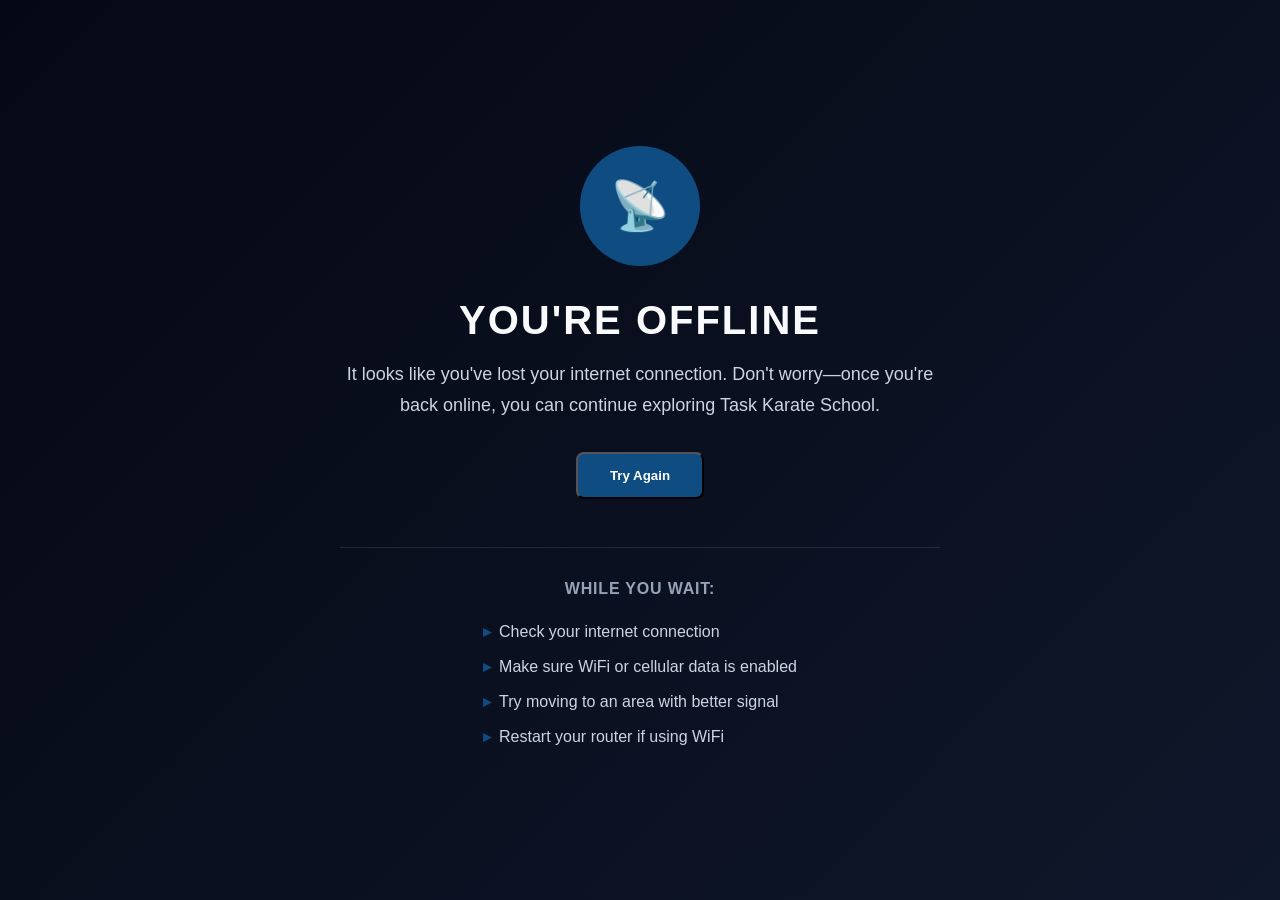
<file: offline.html>
<!DOCTYPE html>
<html lang="en">
<head>
  <meta charset="UTF-8">
  <meta name="viewport" content="width=device-width, initial-scale=1">
  
  <title>Offline | Task Karate School</title>
  <meta name="robots" content="noindex, nofollow">
  
  <link rel="icon" href="images/logo/Logo.png">
  
  <style>
    /* Minimal inline styles for offline page */
    * {
      box-sizing: border-box;
      margin: 0;
      padding: 0;
    }
    
    body {
      font-family: -apple-system, BlinkMacSystemFont, 'Segoe UI', Roboto, 'Helvetica Neue', Arial, sans-serif;
      background: linear-gradient(135deg, #050814 0%, #0f172a 100%);
      color: #f8fafc;
      min-height: 100vh;
      display: flex;
      align-items: center;
      justify-content: center;
      padding: 2rem;
      text-align: center;
    }
    
    .offline-container {
      max-width: 600px;
    }
    
    .offline-icon {
      width: 120px;
      height: 120px;
      margin: 0 auto 2rem;
      background: #0f4c81;
      border-radius: 50%;
      display: flex;
      align-items: center;
      justify-content: center;
      font-size: 3rem;
    }
    
    h1 {
      font-size: 2.5rem;
      margin-bottom: 1rem;
      font-weight: 900;
      text-transform: uppercase;
      letter-spacing: 0.05em;
    }
    
    p {
      font-size: 1.125rem;
      line-height: 1.7;
      color: #cbd5e1;
      margin-bottom: 2rem;
    }
    
    .btn {
      display: inline-block;
      padding: 0.875rem 2rem;
      background: #0f4c81;
      color: #fff;
      text-decoration: none;
      border-radius: 8px;
      font-weight: 600;
      transition: transform 0.2s ease, box-shadow 0.2s ease;
    }
    
    .btn:hover {
      transform: translateY(-2px);
      box-shadow: 0 8px 16px rgba(15, 76, 129, 0.3);
    }
    
    .offline-tips {
      margin-top: 3rem;
      padding-top: 2rem;
      border-top: 1px solid rgba(255, 255, 255, 0.1);
    }
    
    .offline-tips h2 {
      font-size: 1rem;
      text-transform: uppercase;
      letter-spacing: 0.05em;
      color: #94a3b8;
      margin-bottom: 1rem;
    }
    
    .offline-tips ul {
      list-style: none;
      text-align: left;
      display: inline-block;
    }
    
    .offline-tips li {
      padding: 0.5rem 0;
      color: #cbd5e1;
    }
    
    .offline-tips li::before {
      content: '▸';
      color: #0f4c81;
      font-weight: bold;
      margin-right: 0.5rem;
    }
  </style>
</head>
<body>
  
  <div class="offline-container">
    <div class="offline-icon" aria-hidden="true">
      📡
    </div>
    
    <h1>You're Offline</h1>
    
    <p>
      It looks like you've lost your internet connection.
      Don't worry—once you're back online, you can continue exploring Task Karate School.
    </p>
    
    <button class="btn" onclick="window.location.reload()">
      Try Again
    </button>
    
    <div class="offline-tips">
      <h2>While You Wait:</h2>
      <ul>
        <li>Check your internet connection</li>
        <li>Make sure WiFi or cellular data is enabled</li>
        <li>Try moving to an area with better signal</li>
        <li>Restart your router if using WiFi</li>
      </ul>
    </div>
  </div>
  
</body>
</html>
</file>
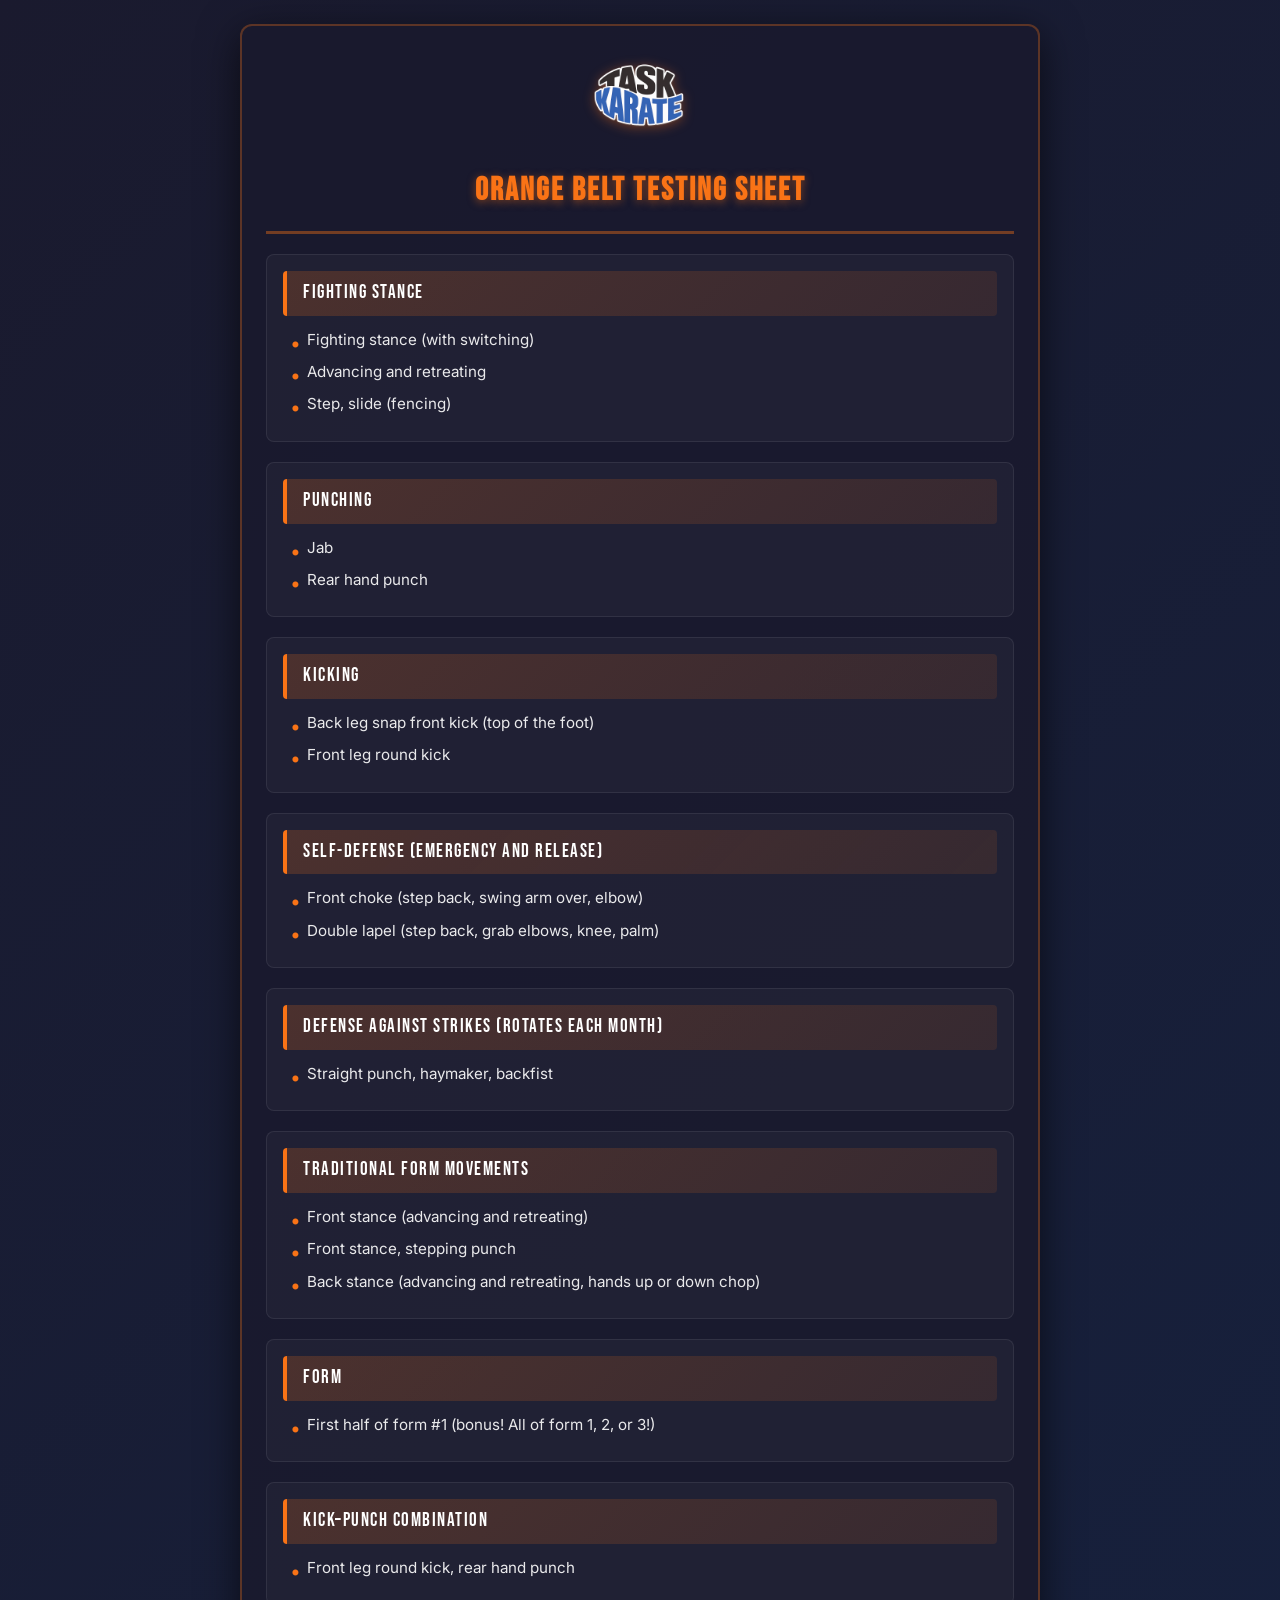
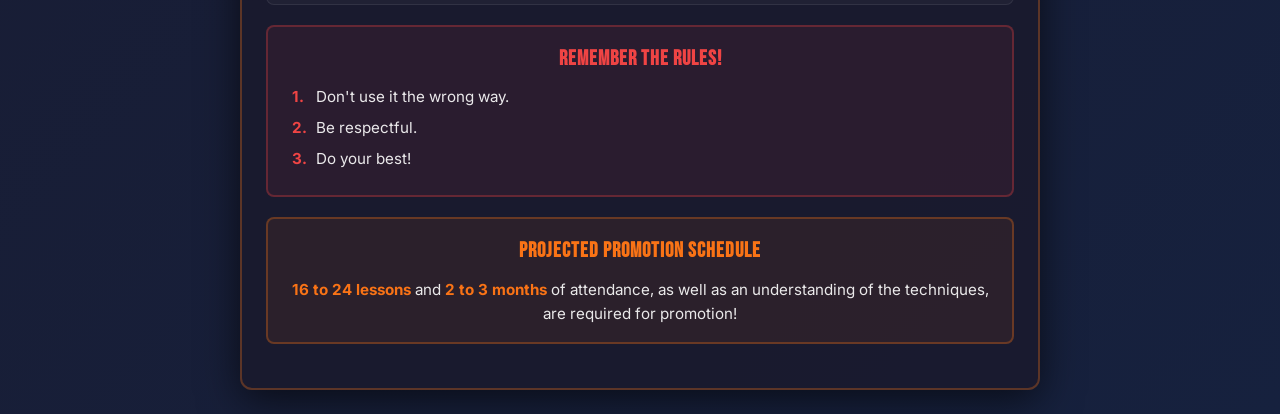
<file: Orange-Belt-Testing-Sheet.html>
<!DOCTYPE html>
<html lang="en" data-theme="dark" class="belt-orange">
<head>
    <meta charset="UTF-8">
    <meta name="viewport" content="width=device-width, initial-scale=1.0">
    <title>Orange Belt Testing Sheet - Task Karate</title>
    
    <!-- 
    Belt-Specific Theming Instructions:
    To change belt colors, update the class on the <html> tag above:
    - class="belt-white"  -> Light gray accents
    - class="belt-gold"   -> Gold accents (#fbbf24)
    - class="belt-orange" -> Orange accents (#f97316)
    - class="belt-green"  -> Green accents (#10b981)
    - class="belt-blue"   -> Blue accents (#3b82f6)
    - class="belt-purple" -> Purple accents (#a855f7)
    - class="belt-brown"  -> Brown accents (#92400e)
    - class="belt-red"    -> Red accents (#ef4444)
    - class="belt-black"  -> Gray accents (#9ca3af)
    -->
    
    <!-- Google Fonts -->
    <link href="https://fonts.googleapis.com/css2?family=Bebas+Neue&family=Inter:wght@400;600;700;800&display=swap" rel="stylesheet">
    
    <style>
        /* Belt Color Theme Variables */
        .belt-white {
            --belt-color: #e5e7eb;
            --belt-color-rgb: 229, 231, 235;
        }
        
        .belt-gold {
            --belt-color: #fbbf24;
            --belt-color-rgb: 251, 191, 36;
        }
        
        .belt-orange {
            --belt-color: #f97316;
            --belt-color-rgb: 249, 115, 22;
        }
        
        .belt-green {
            --belt-color: #10b981;
            --belt-color-rgb: 16, 185, 129;
        }
        
        .belt-blue {
            --belt-color: #3b82f6;
            --belt-color-rgb: 59, 130, 246;
        }
        
        .belt-purple {
            --belt-color: #a855f7;
            --belt-color-rgb: 168, 85, 247;
        }
        
        .belt-brown {
            --belt-color: #92400e;
            --belt-color-rgb: 146, 64, 14;
        }
        
        .belt-red {
            --belt-color: #ef4444;
            --belt-color-rgb: 239, 68, 68;
        }
        
        .belt-black {
            --belt-color: #9ca3af;
            --belt-color-rgb: 156, 163, 175;
        }
        
        /* Screen Styles - Match site aesthetic */
        * {
            margin: 0;
            padding: 0;
            box-sizing: border-box;
        }
        
        body {
            font-family: 'Inter', -apple-system, BlinkMacSystemFont, sans-serif;
            background: linear-gradient(135deg, #1a1a2e 0%, #16213e 100%);
            color: rgba(255, 255, 255, 0.95);
            padding: 1.5rem;
            line-height: 1.5;
            font-size: 14px;
        }
        
        .container {
            max-width: 800px;
            margin: 0 auto;
            background: rgba(26, 26, 46, 0.9);
            border: 2px solid rgba(var(--belt-color-rgb), 0.3);
            border-radius: 12px;
            padding: 1.5rem;
            box-shadow: 0 10px 40px rgba(0, 0, 0, 0.6);
        }
        
        .header {
            text-align: center;
            margin-bottom: 1.25rem;
            padding-bottom: 1rem;
            border-bottom: 3px solid rgba(var(--belt-color-rgb), 0.4);
        }
        
        .logo {
            width: 100px;
            margin-bottom: 0.75rem;
            filter: drop-shadow(0 2px 6px rgba(var(--belt-color-rgb), 0.4));
        }
        
        h1 {
            font-family: 'Bebas Neue', sans-serif;
            font-size: 2rem;
            color: var(--belt-color);
            letter-spacing: 2px;
            text-transform: uppercase;
            text-shadow: 0 2px 8px rgba(var(--belt-color-rgb), 0.5);
            margin: 0;
        }
        
        .section {
            margin-bottom: 1.25rem;
            background: rgba(255, 255, 255, 0.03);
            border-radius: 8px;
            padding: 1rem;
            border: 1px solid rgba(255, 255, 255, 0.08);
        }
        
        .section-header {
            font-family: 'Bebas Neue', sans-serif;
            background: linear-gradient(135deg, rgba(var(--belt-color-rgb), 0.2), rgba(var(--belt-color-rgb), 0.1));
            border-left: 4px solid var(--belt-color);
            color: white;
            padding: 0.5rem 1rem;
            font-size: 1.2rem;
            font-weight: normal;
            margin-bottom: 0.75rem;
            border-radius: 4px;
            letter-spacing: 1.5px;
        }
        
        .technique-item {
            margin: 0.5rem 0;
            padding-left: 1.5rem;
            position: relative;
            color: rgba(255, 255, 255, 0.9);
            font-size: 0.95rem;
            line-height: 1.6;
        }
        
        .technique-item::before {
            content: "•";
            position: absolute;
            left: 0.5rem;
            color: var(--belt-color);
            font-weight: bold;
            font-size: 1.2rem;
        }
        
        .rules-box {
            background: rgba(239, 68, 68, 0.08);
            border: 2px solid rgba(239, 68, 68, 0.3);
            border-radius: 8px;
            padding: 1rem;
            margin: 1.25rem 0;
        }
        
        .rules-box h3 {
            font-family: 'Bebas Neue', sans-serif;
            margin-bottom: 0.75rem;
            color: #ef4444;
            font-size: 1.3rem;
            letter-spacing: 1px;
            text-align: center;
        }
        
        .rule-item {
            margin: 0.5rem 0;
            padding-left: 2rem;
            position: relative;
            color: rgba(255, 255, 255, 0.9);
            font-size: 0.95rem;
        }
        
        .rule-item::before {
            content: attr(data-number);
            position: absolute;
            left: 0.5rem;
            color: #ef4444;
            font-weight: 700;
        }
        
        .schedule-box {
            background: rgba(var(--belt-color-rgb), 0.08);
            border: 2px solid rgba(var(--belt-color-rgb), 0.3);
            border-radius: 8px;
            padding: 1rem;
            margin: 1.25rem 0;
        }
        
        .schedule-box h3 {
            font-family: 'Bebas Neue', sans-serif;
            margin-bottom: 0.75rem;
            color: var(--belt-color);
            font-size: 1.3rem;
            letter-spacing: 1px;
            text-align: center;
        }
        
        .schedule-box p {
            color: rgba(255, 255, 255, 0.9);
            font-size: 0.95rem;
            line-height: 1.6;
            text-align: center;
        }
        
        strong {
            color: var(--belt-color);
            font-weight: 700;
        }
        
        @media (max-width: 768px) {
            body {
                padding: 1rem;
            }
            
            .container {
                padding: 1rem;
            }
            
            h1 {
                font-size: 1.75rem;
            }
        }
        
        /* Print Styles - Clean, Professional, Single Page */
        @media print {
            * {
                -webkit-print-color-adjust: exact;
                print-color-adjust: exact;
            }
            
            body {
                background: white;
                color: #000;
                padding: 0;
                font-size: 8pt;
                line-height: 1.2;
            }
            
            .container {
                max-width: 100%;
                background: white;
                border: none;
                border-radius: 0;
                padding: 0.3in;
                box-shadow: none;
            }
            
            .header {
                border-bottom: 1px solid #000;
                margin-bottom: 0.08in;
                padding-bottom: 0.05in;
            }
            
            .logo {
                width: 60px;
                filter: none;
                margin-bottom: 0.03in;
            }
            
            h1 {
                color: #000;
                text-shadow: none;
                font-size: 14pt;
                margin: 0;
            }
            
            .section {
                background: none;
                border: none;
                padding: 0;
                margin-bottom: 0.08in;
                page-break-inside: avoid;
            }
            
            .section-header {
                background: #333;
                color: white;
                padding: 3pt 6pt;
                border-radius: 2pt;
                margin-bottom: 0.04in;
                box-shadow: none;
                font-size: 9pt;
                border-left: none;
            }
            
            .technique-item {
                font-size: 7.5pt;
                margin: 0.02in 0;
                padding-left: 0.12in;
                line-height: 1.2;
                color: #000;
            }
            
            .technique-item::before {
                color: #000;
                font-size: 9pt;
                left: 0.03in;
            }
            
            .rules-box {
                background: #ffe6e6;
                border: 1px solid #ef4444;
                padding: 0.06in;
                margin: 0.08in 0;
            }
            
            .rules-box h3 {
                color: #991b1b;
                font-size: 9pt;
                margin-bottom: 0.03in;
            }
            
            .rule-item {
                font-size: 7.5pt;
                margin: 0.02in 0;
                padding-left: 0.15in;
                color: #000;
            }
            
            .rule-item::before {
                color: #991b1b;
                left: 0.03in;
            }
            
            .schedule-box {
                background: #f5f5f5;
                border: 1px solid #666;
                padding: 0.06in;
                margin: 0.08in 0;
            }
            
            .schedule-box h3 {
                color: #000;
                font-size: 9pt;
                margin-bottom: 0.03in;
            }
            
            .schedule-box p {
                color: #333;
                font-size: 7.5pt;
                line-height: 1.2;
            }
            
            strong {
                color: #000;
            }
            
            @page {
                margin: 0.35in;
                size: letter;
            }
        }
    </style>
</head>
<body>
    
    <div class="container">
        <div class="header">
            <img src="images/logo/Logo.png" alt="Task Karate Logo" class="logo">
            <h1>Orange Belt Testing Sheet</h1>
        </div>
        
        <div class="section">
            <div class="section-header">Fighting Stance</div>
            <div class="technique-item">Fighting stance (with switching)</div>
            <div class="technique-item">Advancing and retreating</div>
            <div class="technique-item">Step, slide (fencing)</div>
        </div>
        
        <div class="section">
            <div class="section-header">Punching</div>
            <div class="technique-item">Jab</div>
            <div class="technique-item">Rear hand punch</div>
        </div>
        
        <div class="section">
            <div class="section-header">Kicking</div>
            <div class="technique-item">Back leg snap front kick (top of the foot)</div>
            <div class="technique-item">Front leg round kick</div>
        </div>
        
        <div class="section">
            <div class="section-header">Self-Defense (Emergency and Release)</div>
            <div class="technique-item">Front choke (step back, swing arm over, elbow)</div>
            <div class="technique-item">Double lapel (step back, grab elbows, knee, palm)</div>
        </div>
        
        <div class="section">
            <div class="section-header">Defense Against Strikes (Rotates Each Month)</div>
            <div class="technique-item">Straight punch, haymaker, backfist</div>
        </div>
        
        <div class="section">
            <div class="section-header">Traditional Form Movements</div>
            <div class="technique-item">Front stance (advancing and retreating)</div>
            <div class="technique-item">Front stance, stepping punch</div>
            <div class="technique-item">Back stance (advancing and retreating, hands up or down chop)</div>
        </div>
        
        <div class="section">
            <div class="section-header">Form</div>
            <div class="technique-item">First half of form #1 (bonus! All of form 1, 2, or 3!)</div>
        </div>
        
        <div class="section">
            <div class="section-header">Kick–Punch Combination</div>
            <div class="technique-item">Front leg round kick, rear hand punch</div>
        </div>
        
        <div class="rules-box">
            <h3>Remember the Rules!</h3>
            <div class="rule-item" data-number="1.">Don't use it the wrong way.</div>
            <div class="rule-item" data-number="2.">Be respectful.</div>
            <div class="rule-item" data-number="3.">Do your best!</div>
        </div>
        
        <div class="schedule-box">
            <h3>Projected Promotion Schedule</h3>
            <p><strong>16 to 24 lessons</strong> and <strong>2 to 3 months</strong> of attendance, as well as an understanding of the techniques, are required for promotion!</p>
        </div>
        
    </div>
    
</body>
</html>
</file>
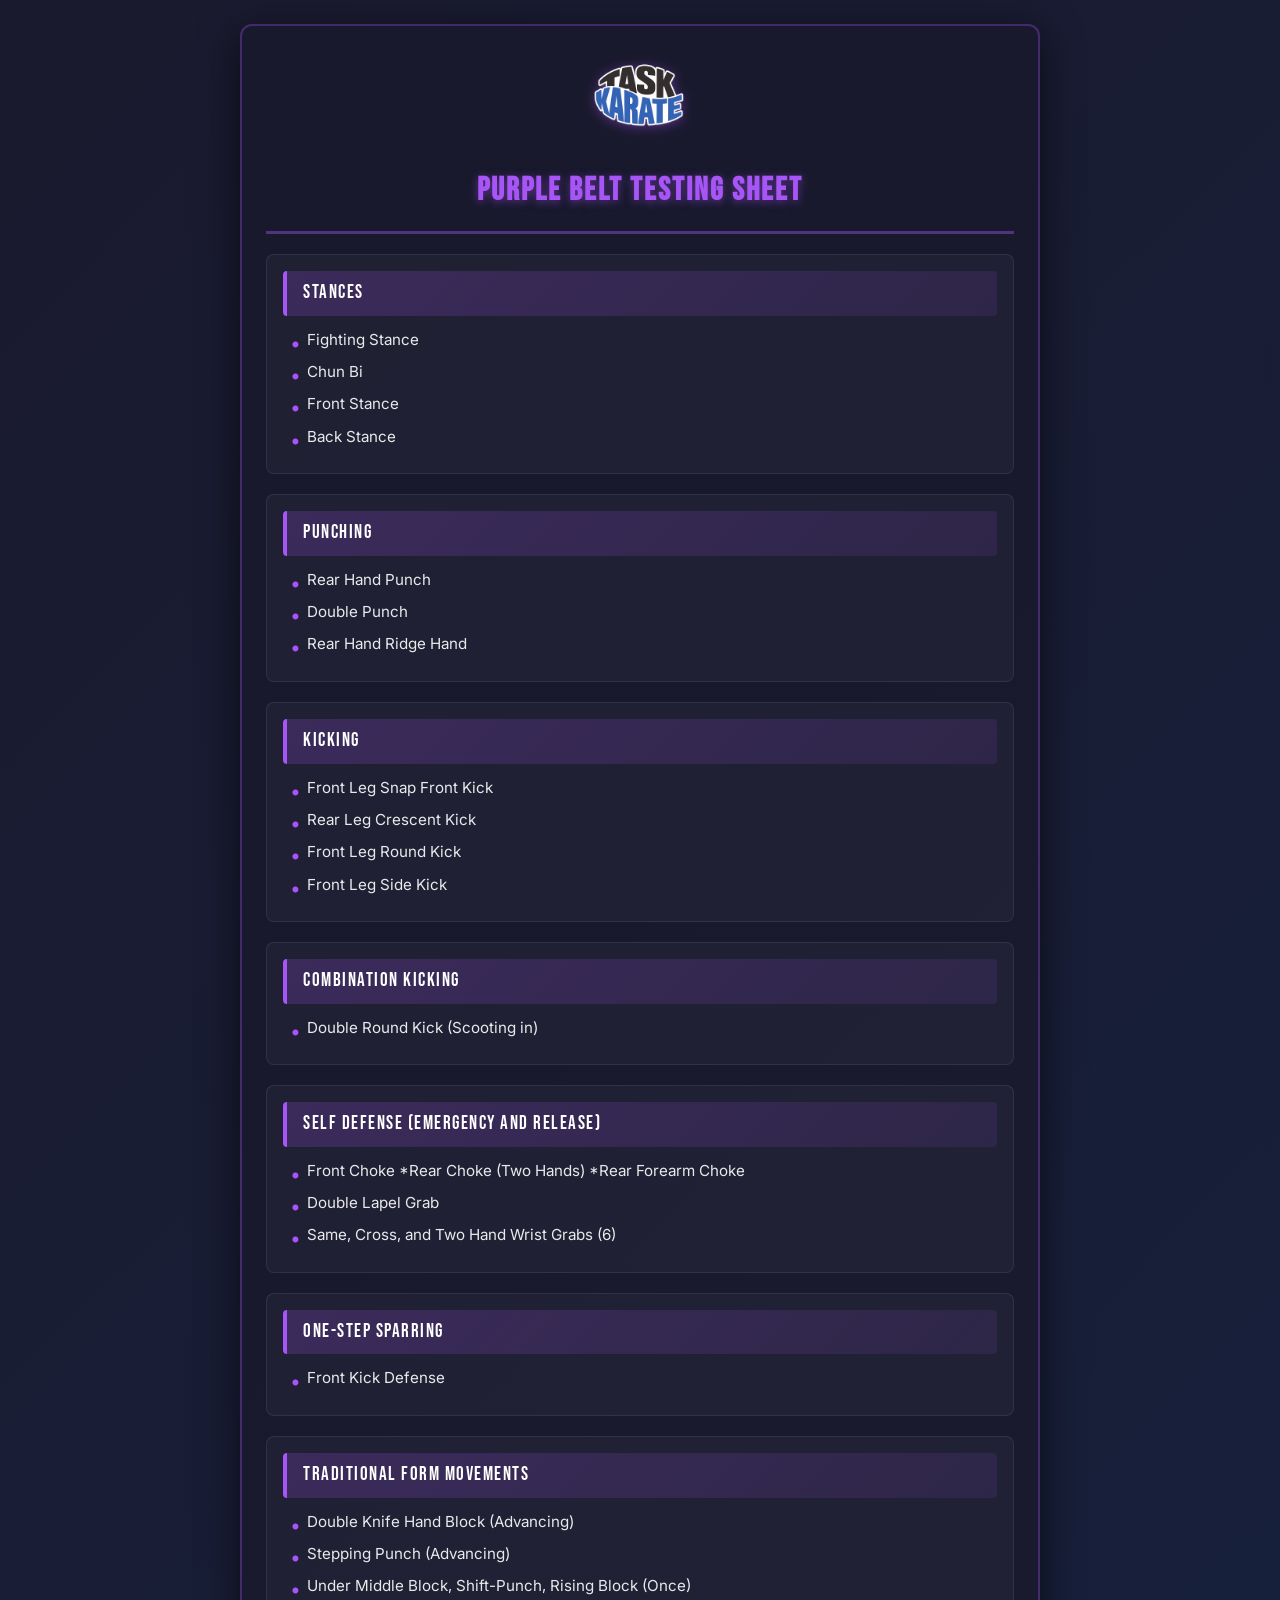
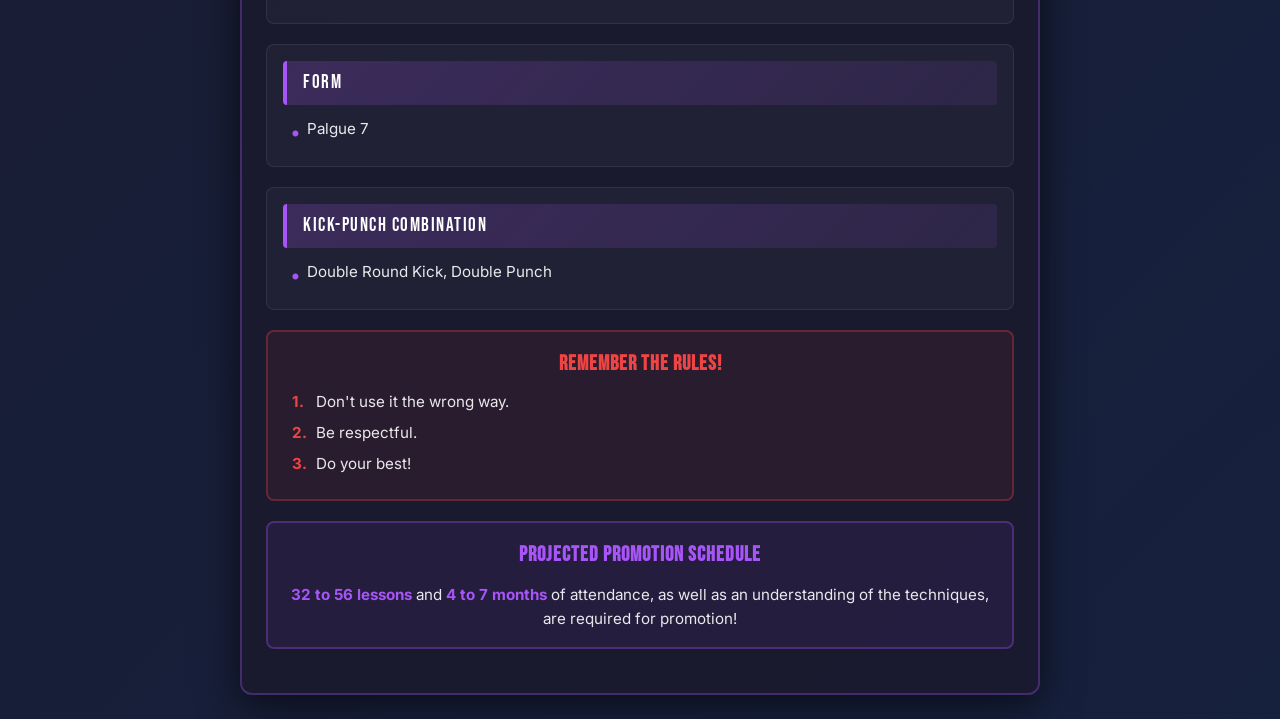
<file: Purple-Belt-Testing-Sheet.html>
<!DOCTYPE html>
<html lang="en" data-theme="dark" class="belt-purple">
<head>
    <meta charset="UTF-8">
    <meta name="viewport" content="width=device-width, initial-scale=1.0">
    <title>Purple Belt Testing Sheet - Task Karate</title>
    
    <!-- 
    Belt-Specific Theming Instructions:
    To change belt colors, update the class on the <html> tag above:
    - class="belt-white"  -> Light gray accents
    - class="belt-gold"   -> Gold accents (#fbbf24)
    - class="belt-orange" -> Orange accents (#f97316)
    - class="belt-green"  -> Green accents (#10b981)
    - class="belt-blue"   -> Blue accents (#3b82f6)
    - class="belt-purple" -> Purple accents (#a855f7)
    - class="belt-brown"  -> Brown accents (#92400e)
    - class="belt-red"    -> Red accents (#ef4444)
    - class="belt-black"  -> Gray accents (#9ca3af)
    -->
    
    <!-- Google Fonts -->
    <link href="https://fonts.googleapis.com/css2?family=Bebas+Neue&family=Inter:wght@400;600;700;800&display=swap" rel="stylesheet">
    
    <style>
        /* Belt Color Theme Variables */
        .belt-white {
            --belt-color: #e5e7eb;
            --belt-color-rgb: 229, 231, 235;
        }
        
        .belt-gold {
            --belt-color: #fbbf24;
            --belt-color-rgb: 251, 191, 36;
        }
        
        .belt-orange {
            --belt-color: #f97316;
            --belt-color-rgb: 249, 115, 22;
        }
        
        .belt-green {
            --belt-color: #10b981;
            --belt-color-rgb: 16, 185, 129;
        }
        
        .belt-blue {
            --belt-color: #3b82f6;
            --belt-color-rgb: 59, 130, 246;
        }
        
        .belt-purple {
            --belt-color: #a855f7;
            --belt-color-rgb: 168, 85, 247;
        }
        
        .belt-brown {
            --belt-color: #92400e;
            --belt-color-rgb: 146, 64, 14;
        }
        
        .belt-red {
            --belt-color: #ef4444;
            --belt-color-rgb: 239, 68, 68;
        }
        
        .belt-black {
            --belt-color: #9ca3af;
            --belt-color-rgb: 156, 163, 175;
        }
        
        /* Screen Styles - Match site aesthetic */
        * {
            margin: 0;
            padding: 0;
            box-sizing: border-box;
        }
        
        body {
            font-family: 'Inter', -apple-system, BlinkMacSystemFont, sans-serif;
            background: linear-gradient(135deg, #1a1a2e 0%, #16213e 100%);
            color: rgba(255, 255, 255, 0.95);
            padding: 1.5rem;
            line-height: 1.5;
            font-size: 14px;
        }
        
        .container {
            max-width: 800px;
            margin: 0 auto;
            background: rgba(26, 26, 46, 0.9);
            border: 2px solid rgba(var(--belt-color-rgb), 0.3);
            border-radius: 12px;
            padding: 1.5rem;
            box-shadow: 0 10px 40px rgba(0, 0, 0, 0.6);
        }
        
        .header {
            text-align: center;
            margin-bottom: 1.25rem;
            padding-bottom: 1rem;
            border-bottom: 3px solid rgba(var(--belt-color-rgb), 0.4);
        }
        
        .logo {
            width: 100px;
            margin-bottom: 0.75rem;
            filter: drop-shadow(0 2px 6px rgba(var(--belt-color-rgb), 0.4));
        }
        
        h1 {
            font-family: 'Bebas Neue', sans-serif;
            font-size: 2rem;
            color: var(--belt-color);
            letter-spacing: 2px;
            text-transform: uppercase;
            text-shadow: 0 2px 8px rgba(var(--belt-color-rgb), 0.5);
            margin: 0;
        }
        
        .section {
            margin-bottom: 1.25rem;
            background: rgba(255, 255, 255, 0.03);
            border-radius: 8px;
            padding: 1rem;
            border: 1px solid rgba(255, 255, 255, 0.08);
        }
        
        .section-header {
            font-family: 'Bebas Neue', sans-serif;
            background: linear-gradient(135deg, rgba(var(--belt-color-rgb), 0.2), rgba(var(--belt-color-rgb), 0.1));
            border-left: 4px solid var(--belt-color);
            color: white;
            padding: 0.5rem 1rem;
            font-size: 1.2rem;
            font-weight: normal;
            margin-bottom: 0.75rem;
            border-radius: 4px;
            letter-spacing: 1.5px;
        }
        
        .technique-item {
            margin: 0.5rem 0;
            padding-left: 1.5rem;
            position: relative;
            color: rgba(255, 255, 255, 0.9);
            font-size: 0.95rem;
            line-height: 1.6;
        }
        
        .technique-item::before {
            content: "•";
            position: absolute;
            left: 0.5rem;
            color: var(--belt-color);
            font-weight: bold;
            font-size: 1.2rem;
        }
        
        .rules-box {
            background: rgba(239, 68, 68, 0.08);
            border: 2px solid rgba(239, 68, 68, 0.3);
            border-radius: 8px;
            padding: 1rem;
            margin: 1.25rem 0;
        }
        
        .rules-box h3 {
            font-family: 'Bebas Neue', sans-serif;
            margin-bottom: 0.75rem;
            color: #ef4444;
            font-size: 1.3rem;
            letter-spacing: 1px;
            text-align: center;
        }
        
        .rule-item {
            margin: 0.5rem 0;
            padding-left: 2rem;
            position: relative;
            color: rgba(255, 255, 255, 0.9);
            font-size: 0.95rem;
        }
        
        .rule-item::before {
            content: attr(data-number);
            position: absolute;
            left: 0.5rem;
            color: #ef4444;
            font-weight: 700;
        }
        
        .schedule-box {
            background: rgba(var(--belt-color-rgb), 0.08);
            border: 2px solid rgba(var(--belt-color-rgb), 0.3);
            border-radius: 8px;
            padding: 1rem;
            margin: 1.25rem 0;
        }
        
        .schedule-box h3 {
            font-family: 'Bebas Neue', sans-serif;
            margin-bottom: 0.75rem;
            color: var(--belt-color);
            font-size: 1.3rem;
            letter-spacing: 1px;
            text-align: center;
        }
        
        .schedule-box p {
            color: rgba(255, 255, 255, 0.9);
            font-size: 0.95rem;
            line-height: 1.6;
            text-align: center;
        }
        
        strong {
            color: var(--belt-color);
            font-weight: 700;
        }
        
        @media (max-width: 768px) {
            body {
                padding: 1rem;
            }
            
            .container {
                padding: 1rem;
            }
            
            h1 {
                font-size: 1.75rem;
            }
        }
        
        /* Print Styles - Clean, Professional, Single Page */
        @media print {
            * {
                -webkit-print-color-adjust: exact;
                print-color-adjust: exact;
            }
            
            body {
                background: white;
                color: #000;
                padding: 0;
                font-size: 8pt;
                line-height: 1.2;
            }
            
            .container {
                max-width: 100%;
                background: white;
                border: none;
                border-radius: 0;
                padding: 0.3in;
                box-shadow: none;
            }
            
            .header {
                border-bottom: 1px solid #000;
                margin-bottom: 0.08in;
                padding-bottom: 0.05in;
            }
            
            .logo {
                width: 60px;
                filter: none;
                margin-bottom: 0.03in;
            }
            
            h1 {
                color: #000;
                text-shadow: none;
                font-size: 14pt;
                margin: 0;
            }
            
            .section {
                background: none;
                border: none;
                padding: 0;
                margin-bottom: 0.08in;
                page-break-inside: avoid;
            }
            
            .section-header {
                background: #333;
                color: white;
                padding: 3pt 6pt;
                border-radius: 2pt;
                margin-bottom: 0.04in;
                box-shadow: none;
                font-size: 9pt;
                border-left: none;
            }
            
            .technique-item {
                font-size: 7.5pt;
                margin: 0.02in 0;
                padding-left: 0.12in;
                line-height: 1.2;
                color: #000;
            }
            
            .technique-item::before {
                color: #000;
                font-size: 9pt;
                left: 0.03in;
            }
            
            .rules-box {
                background: #ffe6e6;
                border: 1px solid #ef4444;
                padding: 0.06in;
                margin: 0.08in 0;
            }
            
            .rules-box h3 {
                color: #991b1b;
                font-size: 9pt;
                margin-bottom: 0.03in;
            }
            
            .rule-item {
                font-size: 7.5pt;
                margin: 0.02in 0;
                padding-left: 0.15in;
                color: #000;
            }
            
            .rule-item::before {
                color: #991b1b;
                left: 0.03in;
            }
            
            .schedule-box {
                background: #f5f5f5;
                border: 1px solid #666;
                padding: 0.06in;
                margin: 0.08in 0;
            }
            
            .schedule-box h3 {
                color: #000;
                font-size: 9pt;
                margin-bottom: 0.03in;
            }
            
            .schedule-box p {
                color: #333;
                font-size: 7.5pt;
                line-height: 1.2;
            }
            
            strong {
                color: #000;
            }
            
            @page {
                margin: 0.35in;
                size: letter;
            }
        }
    </style>
</head>
<body>
    
    <div class="container">
        <div class="header">
            <img src="images/logo/Logo.png" alt="Task Karate Logo" class="logo">
            <h1>Purple Belt Testing Sheet</h1>
        </div>
        
        <div class="section">
            <div class="section-header">Stances</div>
            <div class="technique-item">Fighting Stance</div>
            <div class="technique-item">Chun Bi</div>
            <div class="technique-item">Front Stance</div>
            <div class="technique-item">Back Stance</div>
        </div>
        
        <div class="section">
            <div class="section-header">Punching</div>
            <div class="technique-item">Rear Hand Punch</div>
            <div class="technique-item">Double Punch</div>
            <div class="technique-item">Rear Hand Ridge Hand</div>
        </div>
        
        <div class="section">
            <div class="section-header">Kicking</div>
            <div class="technique-item">Front Leg Snap Front Kick</div>
            <div class="technique-item">Rear Leg Crescent Kick</div>
            <div class="technique-item">Front Leg Round Kick</div>
            <div class="technique-item">Front Leg Side Kick</div>
        </div>
        
        <div class="section">
            <div class="section-header">Combination Kicking</div>
            <div class="technique-item">Double Round Kick (Scooting in)</div>
        </div>
        
        <div class="section">
            <div class="section-header">Self Defense (Emergency and Release)</div>
            <div class="technique-item">Front Choke *Rear Choke (Two Hands) *Rear Forearm Choke</div>
            <div class="technique-item">Double Lapel Grab</div>
            <div class="technique-item">Same, Cross, and Two Hand Wrist Grabs (6)</div>
        </div>
        
        <div class="section">
            <div class="section-header">One-Step Sparring</div>
            <div class="technique-item">Front Kick Defense</div>
        </div>
        
        <div class="section">
            <div class="section-header">Traditional Form Movements</div>
            <div class="technique-item">Double Knife Hand Block (Advancing)</div>
            <div class="technique-item">Stepping Punch (Advancing)</div>
            <div class="technique-item">Under Middle Block, Shift-Punch, Rising Block (Once)</div>
        </div>
        
        <div class="section">
            <div class="section-header">Form</div>
            <div class="technique-item">Palgue 7</div>
        </div>
        
        <div class="section">
            <div class="section-header">Kick-Punch Combination</div>
            <div class="technique-item">Double Round Kick, Double Punch</div>
        </div>
        
        <div class="rules-box">
            <h3>Remember the Rules!</h3>
            <div class="rule-item" data-number="1.">Don't use it the wrong way.</div>
            <div class="rule-item" data-number="2.">Be respectful.</div>
            <div class="rule-item" data-number="3.">Do your best!</div>
        </div>
        
        <div class="schedule-box">
            <h3>Projected Promotion Schedule</h3>
            <p><strong>32 to 56 lessons</strong> and <strong>4 to 7 months</strong> of attendance, as well as an understanding of the techniques, are required for promotion!</p>
        </div>
        
    </div>
    
</body>
</html>
</file>
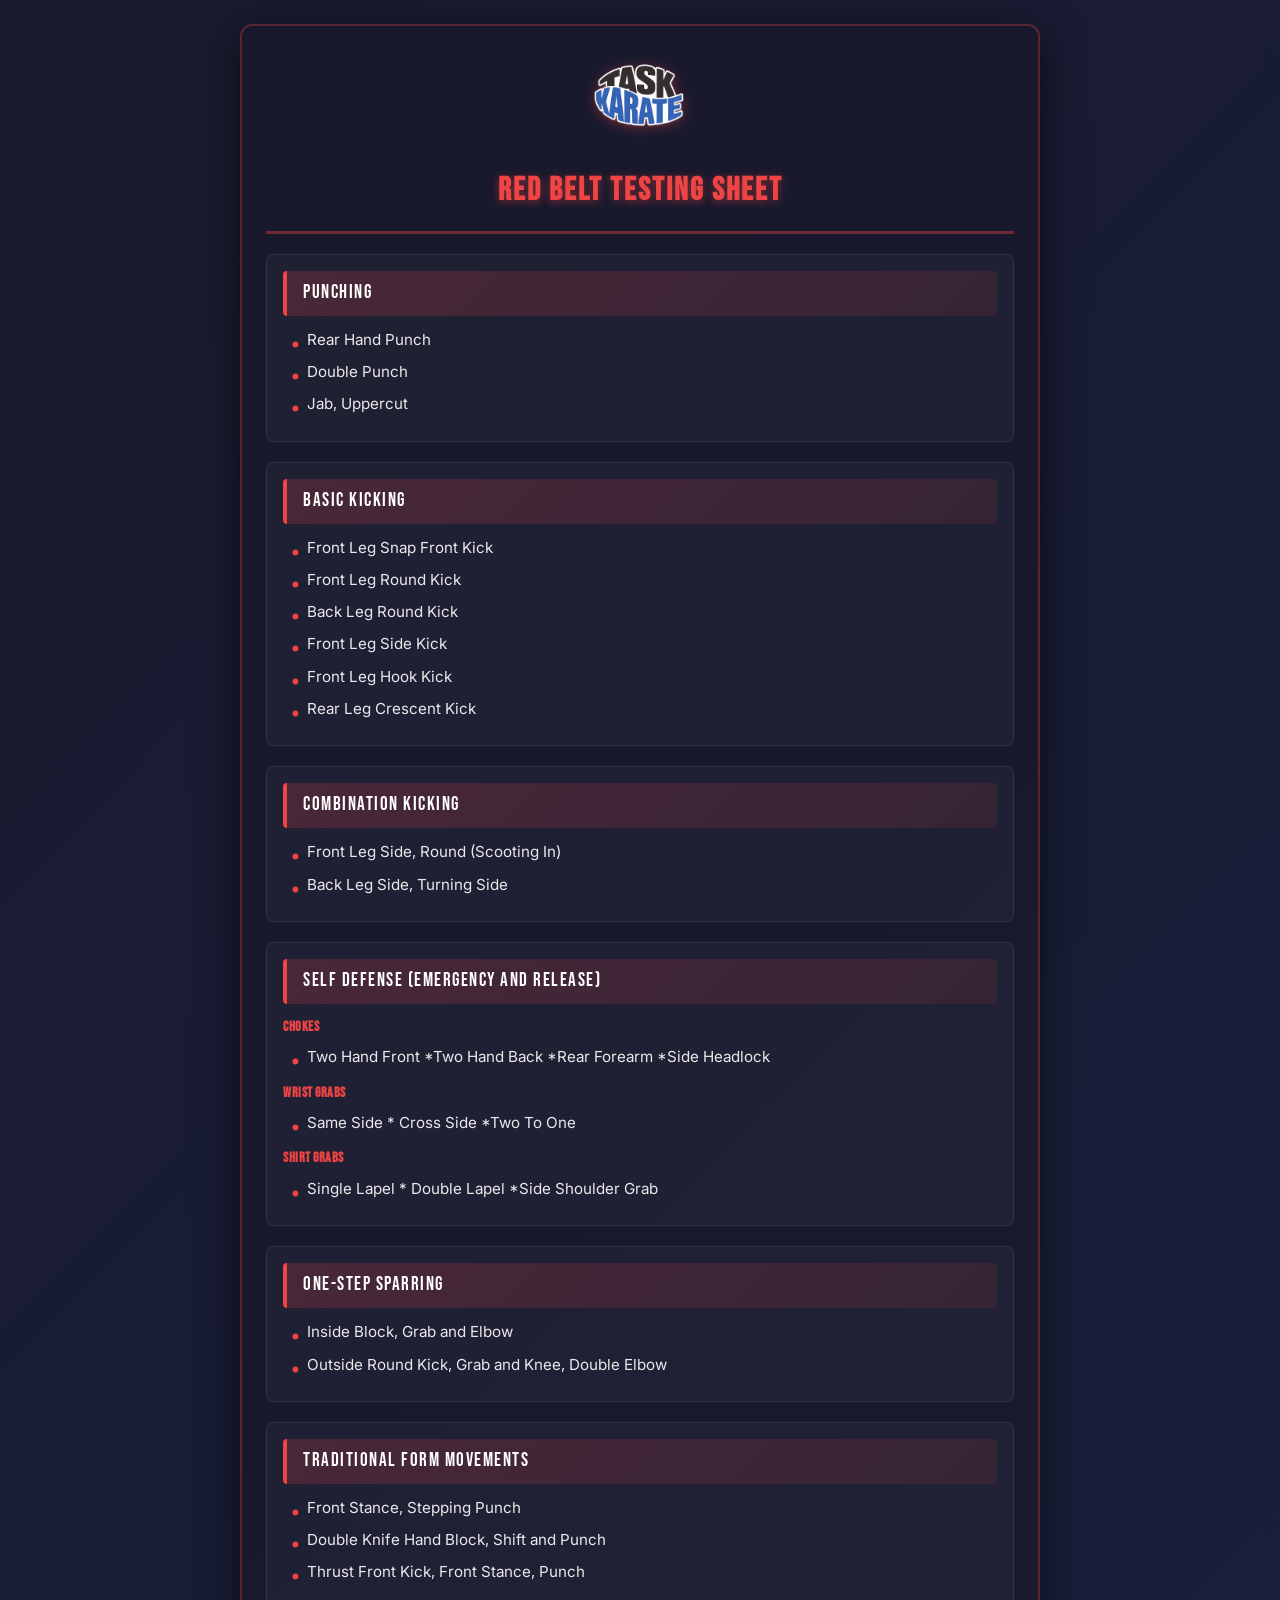
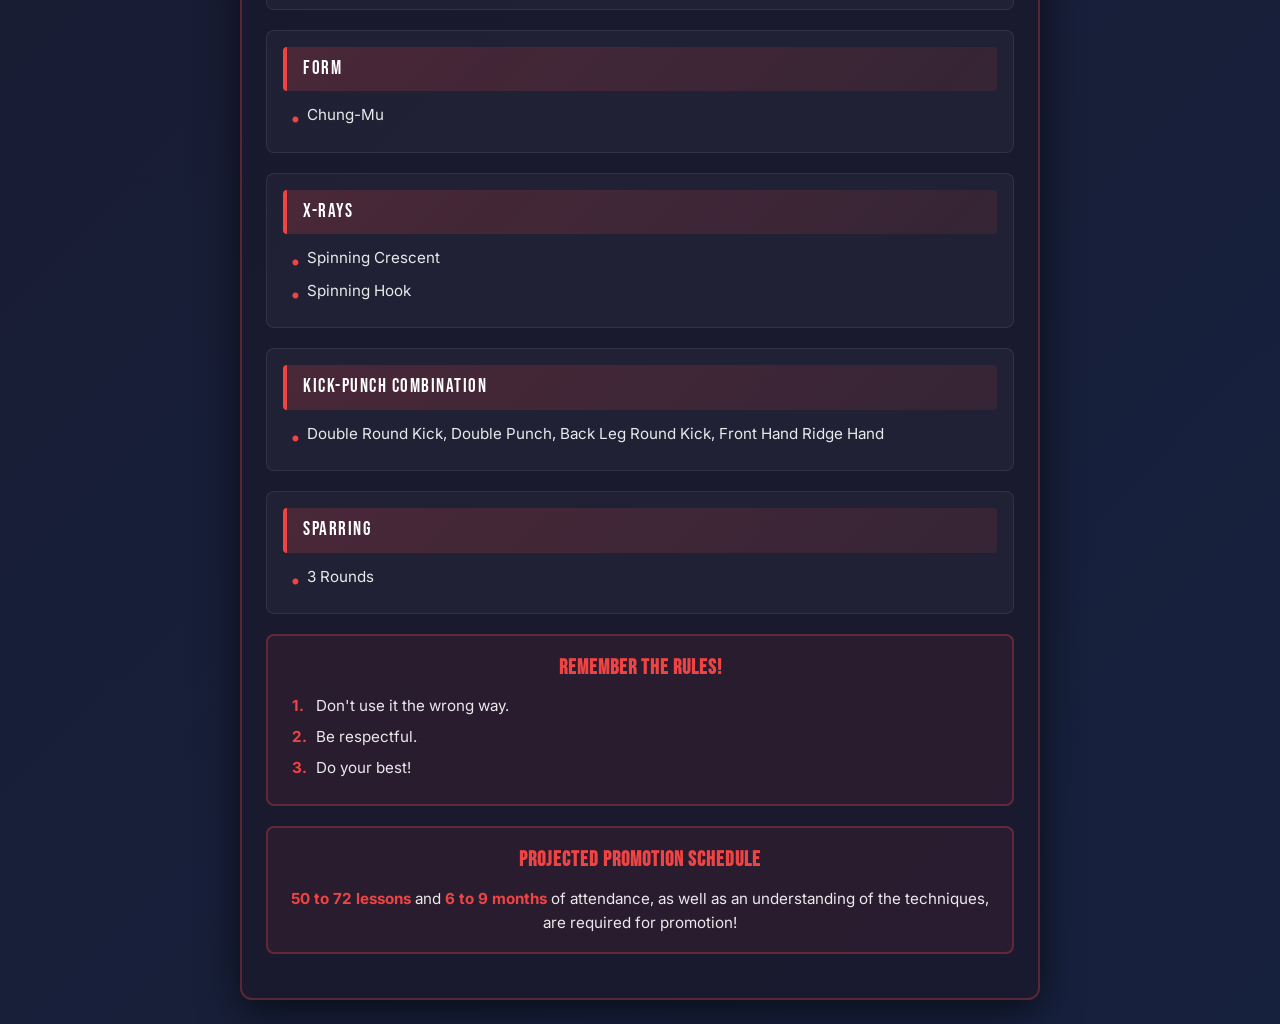
<file: Red-Belt-Testing-Sheet.html>
<!DOCTYPE html>
<html lang="en" data-theme="dark" class="belt-red">
<head>
    <meta charset="UTF-8">
    <meta name="viewport" content="width=device-width, initial-scale=1.0">
    <title>Red Belt Testing Sheet - Task Karate</title>
    
    <!-- 
    Belt-Specific Theming Instructions:
    To change belt colors, update the class on the <html> tag above:
    - class="belt-white"  -> Light gray accents
    - class="belt-gold"   -> Gold accents (#fbbf24)
    - class="belt-orange" -> Orange accents (#f97316)
    - class="belt-green"  -> Green accents (#10b981)
    - class="belt-blue"   -> Blue accents (#3b82f6)
    - class="belt-purple" -> Purple accents (#a855f7)
    - class="belt-brown"  -> Brown accents (#92400e)
    - class="belt-red"    -> Red accents (#ef4444)
    - class="belt-black"  -> Gray accents (#9ca3af)
    -->
    
    <!-- Google Fonts -->
    <link href="https://fonts.googleapis.com/css2?family=Bebas+Neue&family=Inter:wght@400;600;700;800&display=swap" rel="stylesheet">
    
    <style>
        /* Belt Color Theme Variables */
        .belt-white {
            --belt-color: #e5e7eb;
            --belt-color-rgb: 229, 231, 235;
        }
        
        .belt-gold {
            --belt-color: #fbbf24;
            --belt-color-rgb: 251, 191, 36;
        }
        
        .belt-orange {
            --belt-color: #f97316;
            --belt-color-rgb: 249, 115, 22;
        }
        
        .belt-green {
            --belt-color: #10b981;
            --belt-color-rgb: 16, 185, 129;
        }
        
        .belt-blue {
            --belt-color: #3b82f6;
            --belt-color-rgb: 59, 130, 246;
        }
        
        .belt-purple {
            --belt-color: #a855f7;
            --belt-color-rgb: 168, 85, 247;
        }
        
        .belt-brown {
            --belt-color: #92400e;
            --belt-color-rgb: 146, 64, 14;
        }
        
        .belt-red {
            --belt-color: #ef4444;
            --belt-color-rgb: 239, 68, 68;
        }
        
        .belt-black {
            --belt-color: #9ca3af;
            --belt-color-rgb: 156, 163, 175;
        }
        
        /* Screen Styles - Match site aesthetic */
        * {
            margin: 0;
            padding: 0;
            box-sizing: border-box;
        }
        
        body {
            font-family: 'Inter', -apple-system, BlinkMacSystemFont, sans-serif;
            background: linear-gradient(135deg, #1a1a2e 0%, #16213e 100%);
            color: rgba(255, 255, 255, 0.95);
            padding: 1.5rem;
            line-height: 1.5;
            font-size: 14px;
        }
        
        .container {
            max-width: 800px;
            margin: 0 auto;
            background: rgba(26, 26, 46, 0.9);
            border: 2px solid rgba(var(--belt-color-rgb), 0.3);
            border-radius: 12px;
            padding: 1.5rem;
            box-shadow: 0 10px 40px rgba(0, 0, 0, 0.6);
        }
        
        .header {
            text-align: center;
            margin-bottom: 1.25rem;
            padding-bottom: 1rem;
            border-bottom: 3px solid rgba(var(--belt-color-rgb), 0.4);
        }
        
        .logo {
            width: 100px;
            margin-bottom: 0.75rem;
            filter: drop-shadow(0 2px 6px rgba(var(--belt-color-rgb), 0.4));
        }
        
        h1 {
            font-family: 'Bebas Neue', sans-serif;
            font-size: 2rem;
            color: var(--belt-color);
            letter-spacing: 2px;
            text-transform: uppercase;
            text-shadow: 0 2px 8px rgba(var(--belt-color-rgb), 0.5);
            margin: 0;
        }
        
        .section {
            margin-bottom: 1.25rem;
            background: rgba(255, 255, 255, 0.03);
            border-radius: 8px;
            padding: 1rem;
            border: 1px solid rgba(255, 255, 255, 0.08);
        }
        
        .section-header {
            font-family: 'Bebas Neue', sans-serif;
            background: linear-gradient(135deg, rgba(var(--belt-color-rgb), 0.2), rgba(var(--belt-color-rgb), 0.1));
            border-left: 4px solid var(--belt-color);
            color: white;
            padding: 0.5rem 1rem;
            font-size: 1.2rem;
            font-weight: normal;
            margin-bottom: 0.75rem;
            border-radius: 4px;
            letter-spacing: 1.5px;
        }
        
        .subsection-label {
            font-family: 'Bebas Neue', sans-serif;
            font-size: 0.9rem;
            color: var(--belt-color);
            margin: 0.75rem 0 0.35rem 0;
            letter-spacing: 0.5px;
            font-weight: 600;
        }
        
        .technique-item {
            margin: 0.5rem 0;
            padding-left: 1.5rem;
            position: relative;
            color: rgba(255, 255, 255, 0.9);
            font-size: 0.95rem;
            line-height: 1.6;
        }
        
        .technique-item::before {
            content: "•";
            position: absolute;
            left: 0.5rem;
            color: var(--belt-color);
            font-weight: bold;
            font-size: 1.2rem;
        }
        
        .rules-box {
            background: rgba(239, 68, 68, 0.08);
            border: 2px solid rgba(239, 68, 68, 0.3);
            border-radius: 8px;
            padding: 1rem;
            margin: 1.25rem 0;
        }
        
        .rules-box h3 {
            font-family: 'Bebas Neue', sans-serif;
            margin-bottom: 0.75rem;
            color: #ef4444;
            font-size: 1.3rem;
            letter-spacing: 1px;
            text-align: center;
        }
        
        .rule-item {
            margin: 0.5rem 0;
            padding-left: 2rem;
            position: relative;
            color: rgba(255, 255, 255, 0.9);
            font-size: 0.95rem;
        }
        
        .rule-item::before {
            content: attr(data-number);
            position: absolute;
            left: 0.5rem;
            color: #ef4444;
            font-weight: 700;
        }
        
        .schedule-box {
            background: rgba(var(--belt-color-rgb), 0.08);
            border: 2px solid rgba(var(--belt-color-rgb), 0.3);
            border-radius: 8px;
            padding: 1rem;
            margin: 1.25rem 0;
        }
        
        .schedule-box h3 {
            font-family: 'Bebas Neue', sans-serif;
            margin-bottom: 0.75rem;
            color: var(--belt-color);
            font-size: 1.3rem;
            letter-spacing: 1px;
            text-align: center;
        }
        
        .schedule-box p {
            color: rgba(255, 255, 255, 0.9);
            font-size: 0.95rem;
            line-height: 1.6;
            text-align: center;
        }
        
        strong {
            color: var(--belt-color);
            font-weight: 700;
        }
        
        @media (max-width: 768px) {
            body {
                padding: 1rem;
            }
            
            .container {
                padding: 1rem;
            }
            
            h1 {
                font-size: 1.75rem;
            }
        }
        
        /* Print Styles - Clean, Professional, Single Page */
        @media print {
            * {
                -webkit-print-color-adjust: exact;
                print-color-adjust: exact;
            }
            
            body {
                background: white;
                color: #000;
                padding: 0;
                font-size: 7pt;
                line-height: 1.1;
            }
            
            .container {
                max-width: 100%;
                background: white;
                border: none;
                border-radius: 0;
                padding: 0.25in;
                box-shadow: none;
            }
            
            .header {
                border-bottom: 1px solid #000;
                margin-bottom: 0.05in;
                padding-bottom: 0.03in;
            }
            
            .logo {
                width: 50px;
                filter: none;
                margin-bottom: 0.02in;
            }
            
            h1 {
                color: #000;
                text-shadow: none;
                font-size: 12pt;
                margin: 0;
            }
            
            .section {
                background: none;
                border: none;
                padding: 0;
                margin-bottom: 0.05in;
                page-break-inside: avoid;
            }
            
            .section-header {
                background: #333;
                color: white;
                padding: 2pt 5pt;
                border-radius: 2pt;
                margin-bottom: 0.025in;
                box-shadow: none;
                font-size: 8pt;
                border-left: none;
            }
            
            .subsection-label {
                font-size: 7pt;
                margin: 0.03in 0 0.015in 0;
                color: #000;
                font-weight: 700;
            }
            
            .technique-item {
                font-size: 6.5pt;
                margin: 0.01in 0;
                padding-left: 0.09in;
                line-height: 1.1;
                color: #000;
            }
            
            .technique-item::before {
                color: #000;
                font-size: 7.5pt;
                left: 0.02in;
            }
            
            .rules-box {
                background: #ffe6e6;
                border: 1px solid #ef4444;
                padding: 0.04in;
                margin: 0.05in 0;
            }
            
            .rules-box h3 {
                color: #991b1b;
                font-size: 8pt;
                margin-bottom: 0.02in;
            }
            
            .rule-item {
                font-size: 6.5pt;
                margin: 0.01in 0;
                padding-left: 0.11in;
                color: #000;
            }
            
            .rule-item::before {
                color: #991b1b;
                left: 0.02in;
            }
            
            .schedule-box {
                background: #f5f5f5;
                border: 1px solid #666;
                padding: 0.04in;
                margin: 0.05in 0;
            }
            
            .schedule-box h3 {
                color: #000;
                font-size: 8pt;
                margin-bottom: 0.02in;
            }
            
            .schedule-box p {
                color: #333;
                font-size: 6.5pt;
                line-height: 1.1;
            }
            
            strong {
                color: #000;
            }
            
            @page {
                margin: 0.3in;
                size: letter;
            }
        }
    </style>
</head>
<body>
    
    <div class="container">
        <div class="header">
            <img src="images/logo/Logo.png" alt="Task Karate Logo" class="logo">
            <h1>Red Belt Testing Sheet</h1>
        </div>
        
        <div class="section">
            <div class="section-header">Punching</div>
            <div class="technique-item">Rear Hand Punch</div>
            <div class="technique-item">Double Punch</div>
            <div class="technique-item">Jab, Uppercut</div>
        </div>
        
        <div class="section">
            <div class="section-header">Basic Kicking</div>
            <div class="technique-item">Front Leg Snap Front Kick</div>
            <div class="technique-item">Front Leg Round Kick</div>
            <div class="technique-item">Back Leg Round Kick</div>
            <div class="technique-item">Front Leg Side Kick</div>
            <div class="technique-item">Front Leg Hook Kick</div>
            <div class="technique-item">Rear Leg Crescent Kick</div>
        </div>
        
        <div class="section">
            <div class="section-header">Combination Kicking</div>
            <div class="technique-item">Front Leg Side, Round (Scooting In)</div>
            <div class="technique-item">Back Leg Side, Turning Side</div>
        </div>
        
        <div class="section">
            <div class="section-header">Self Defense (Emergency and Release)</div>
            
            <div class="subsection-label">CHOKES</div>
            <div class="technique-item">Two Hand Front *Two Hand Back *Rear Forearm *Side Headlock</div>
            
            <div class="subsection-label">WRIST GRABS</div>
            <div class="technique-item">Same Side * Cross Side *Two To One</div>
            
            <div class="subsection-label">SHIRT GRABS</div>
            <div class="technique-item">Single Lapel * Double Lapel *Side Shoulder Grab</div>
        </div>
        
        <div class="section">
            <div class="section-header">One-Step Sparring</div>
            <div class="technique-item">Inside Block, Grab and Elbow</div>
            <div class="technique-item">Outside Round Kick, Grab and Knee, Double Elbow</div>
        </div>
        
        <div class="section">
            <div class="section-header">Traditional Form Movements</div>
            <div class="technique-item">Front Stance, Stepping Punch</div>
            <div class="technique-item">Double Knife Hand Block, Shift and Punch</div>
            <div class="technique-item">Thrust Front Kick, Front Stance, Punch</div>
        </div>
        
        <div class="section">
            <div class="section-header">Form</div>
            <div class="technique-item">Chung-Mu</div>
        </div>
        
        <div class="section">
            <div class="section-header">X-Rays</div>
            <div class="technique-item">Spinning Crescent</div>
            <div class="technique-item">Spinning Hook</div>
        </div>
        
        <div class="section">
            <div class="section-header">Kick-Punch Combination</div>
            <div class="technique-item">Double Round Kick, Double Punch, Back Leg Round Kick, Front Hand Ridge Hand</div>
        </div>
        
        <div class="section">
            <div class="section-header">Sparring</div>
            <div class="technique-item">3 Rounds</div>
        </div>
        
        <div class="rules-box">
            <h3>Remember the Rules!</h3>
            <div class="rule-item" data-number="1.">Don't use it the wrong way.</div>
            <div class="rule-item" data-number="2.">Be respectful.</div>
            <div class="rule-item" data-number="3.">Do your best!</div>
        </div>
        
        <div class="schedule-box">
            <h3>Projected Promotion Schedule</h3>
            <p><strong>50 to 72 lessons</strong> and <strong>6 to 9 months</strong> of attendance, as well as an understanding of the techniques, are required for promotion!</p>
        </div>
        
    </div>
    
</body>
</html>
</file>
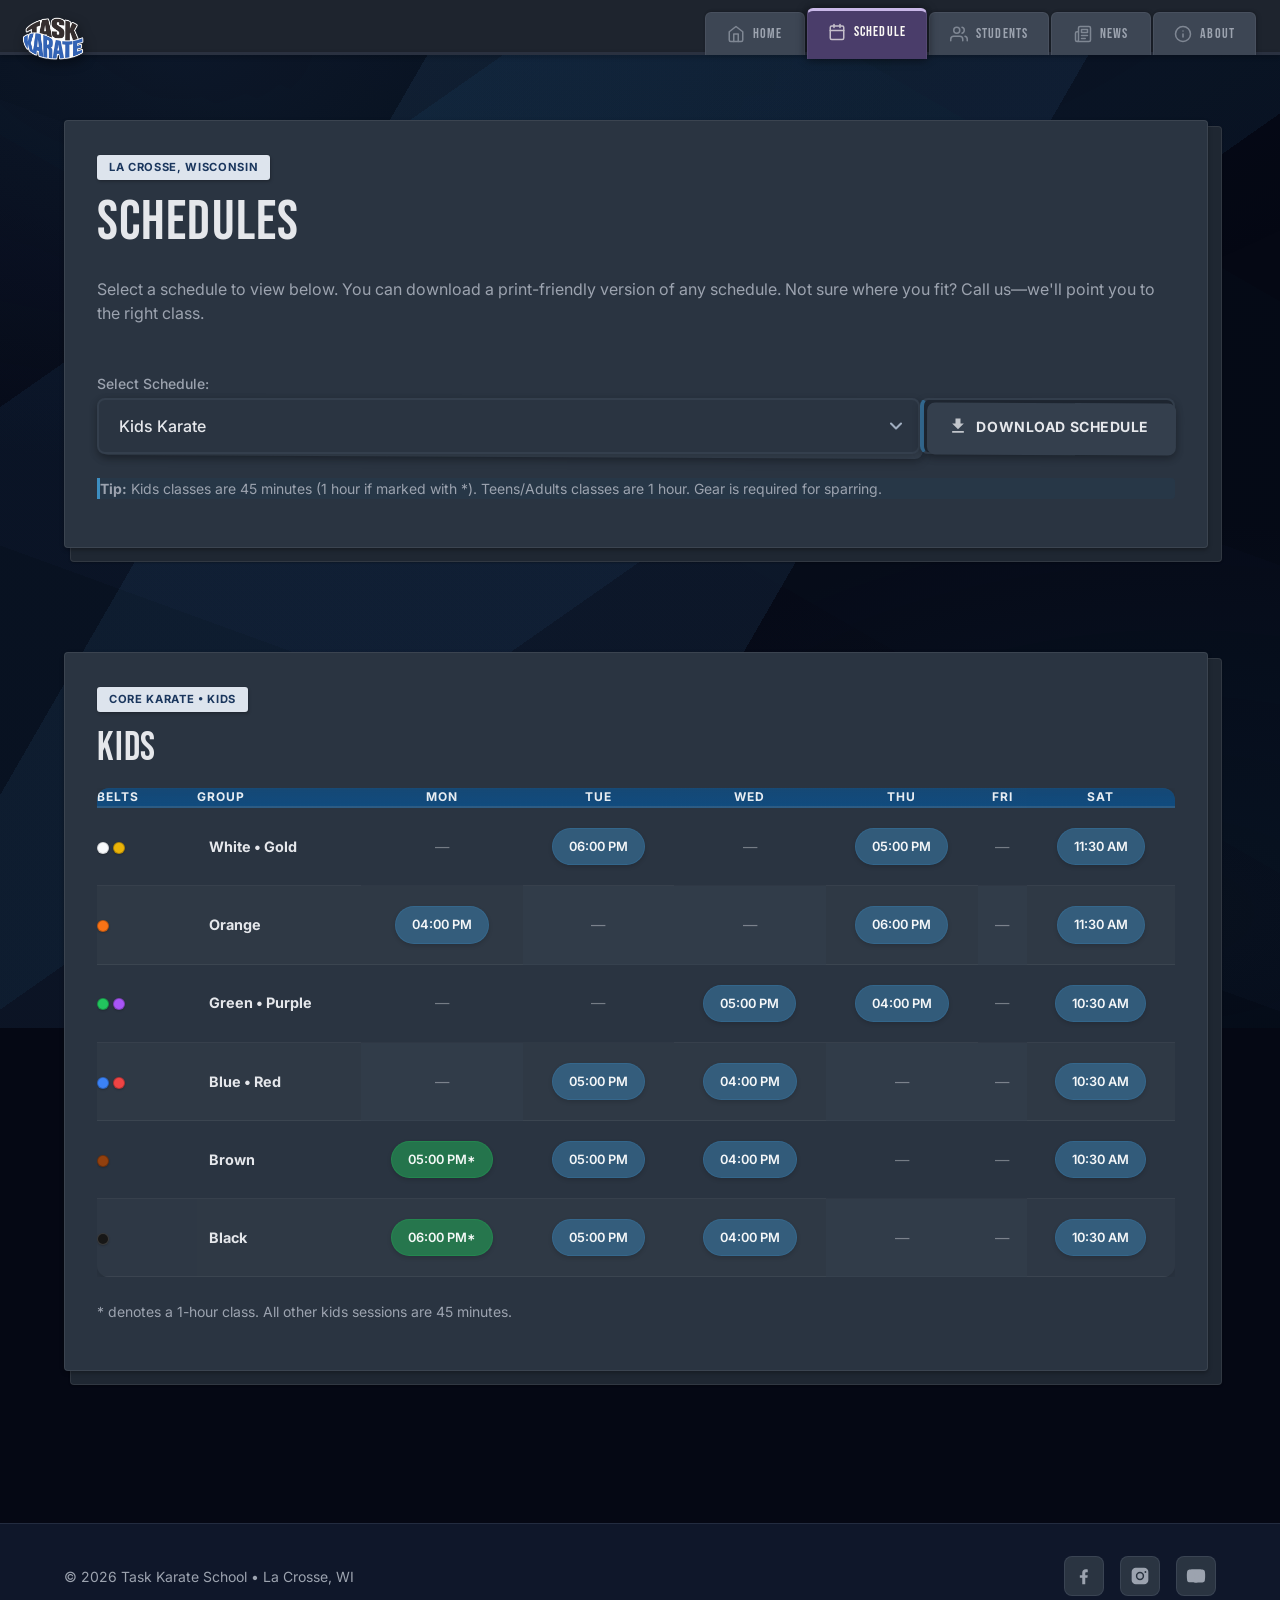
<file: schedule.html>
<!DOCTYPE html>
<html lang="en" data-theme="dark">
<!-- ============================================
     TASK KARATE - SCHEDULE PAGE
     Version: 4.0.0
     
     ╔════════════════════════════════════════════╗
     ║  CLASS SCHEDULES                           ║
     ╠════════════════════════════════════════════╣
     ║  Displays class schedules for:             ║
     ║  • Kids Karate                             ║
     ║  • Teens & Adults Karate                   ║
     ║  • Sparring Program                        ║
     ║  • Weapons Program                         ║
     ║  • Special Classes (Mat Class, Testing)    ║
     ║  • IS3 Eskrima                             ║
     ╚════════════════════════════════════════════╝
     
     📁 Styles: css/schedule.css
     📁 Core: css/paper-fu-core.css
     📁 Theme: css/paper-fu-theme-hi-yah.css
     ============================================ -->
<head>
  <meta charset="UTF-8" />
  <meta name="viewport" content="width=device-width, initial-scale=1" />
  <title>Class Schedule | Karate Classes in La Crosse, WI - Task Karate School</title>
  <meta
    name="description"
    content="Find the perfect karate class time at Task Karate School in La Crosse, WI. View schedules for kids, teens, adults, weapons training, sparring, and IS3 Eskrima. Multiple classes weekly."
  />
  <meta name="keywords" content="karate class schedule, martial arts schedule La Crosse, kids karate times, adult karate schedule, weapons training, sparring classes">
  <meta name="theme-color" content="#0f4c81">
  <link rel="canonical" href="https://taskkarate.com/schedule.html">
  
  <!-- Open Graph / Facebook -->
  <meta property="og:type" content="website">
  <meta property="og:url" content="https://taskkarate.com/schedule.html">
  <meta property="og:title" content="Class Schedule | Task Karate School La Crosse, WI">
  <meta property="og:description" content="Find the perfect karate class time. View schedules for kids, teens, adults, weapons training, sparring, and IS3 Eskrima.">
  <meta property="og:image" content="https://taskkarate.com/images/hero/Hero-Index.jpg">
  
  <!-- Twitter -->
  <meta property="twitter:card" content="summary_large_image">
  <meta property="twitter:url" content="https://taskkarate.com/schedule.html">
  <meta property="twitter:title" content="Class Schedule | Task Karate School La Crosse, WI">
  <meta property="twitter:description" content="Find the perfect karate class time. View schedules for kids, teens, adults, weapons training, sparring, and IS3 Eskrima.">
  <meta property="twitter:image" content="https://taskkarate.com/images/hero/Hero-Index.jpg">
  
  <!-- ═══════════════════════════════════════════
       FAVICON
       ═══════════════════════════════════════════ -->
  <link rel="icon" href="images/logo/Logo.png" />
  
  <!-- PWA Manifest -->
  <link rel="manifest" href="/manifest.json">
  
  <!-- ═══════════════════════════════════════════
       GOOGLE FONTS
       ───────────────────────────────────────────
       Bebas Neue - Headlines & display text
       Inter     - Body text & UI elements
       Caveat    - Handwritten accents
       ═══════════════════════════════════════════ -->
  <link rel="preconnect" href="https://fonts.googleapis.com" />
  <link rel="preconnect" href="https://fonts.gstatic.com" crossorigin />
  <link
    href="https://fonts.googleapis.com/css2?family=Bebas+Neue&family=Caveat:wght@400;700&family=Inter:wght@400;500;600;700;800;900&display=swap"
    rel="stylesheet"
  />
  
  <!-- ═══════════════════════════════════════════
       STYLESHEETS
       ───────────────────────────────────────────
       Load order matters! Core → Theme → Components → Page
       ═══════════════════════════════════════════ -->
  <!-- Paper-Fu Core (structural foundation) -->
  <link rel="stylesheet" href="css/paper-fu-core.css" />
  
  <!-- Hi-Yah! Theme (colors & fonts) -->
  <link rel="stylesheet" href="css/paper-fu-theme-hi-yah.css" />
  
  <!-- Origami Enhancements (depth, shadows, polish) -->
  <link rel="stylesheet" href="css/paper-fu-origami.css" />
  
  <!-- Component Styles -->
  <link rel="stylesheet" href="css/paper-fu-navigation.css" />
  <link rel="stylesheet" href="css/paper-fu-footer.css" />
  
  <!-- Page-Specific Styles -->
  <link rel="stylesheet" href="css/schedule.css" />
</head>

<body>
  <!-- Skip Link for Accessibility -->
  <a href="#main-content" class="skip-link">Skip to main content</a>
  
  <!-- Geometric Background -->
  <div class="bg-geo" aria-hidden="true"></div>
  
  <!-- ═══════════════════════════════════════════
       NAVIGATION
       ───────────────────────────────────────────
       Loaded dynamically from partials/navigation.html
       via js/partials.js
       ═══════════════════════════════════════════ -->
  <div id="site-header"></div>
  
  
  <!-- ═══════════════════════════════════════════
       MAIN CONTENT
       ═══════════════════════════════════════════ -->
  <main id="main-content">
    
    
    <!-- ═══════════════════════════════════════════
         SECTION: PAGE HEADER
         ───────────────────────────────────────────
         Page title, description, and schedule selector
         ═══════════════════════════════════════════ -->
    <section class="pf-section pf-section--schedule" id="schedule-header">
      <div class="container">
        <div class="pf-stack">
          <div class="pf-layer bottom"></div>
          <div class="pf-layer top pf-panel pf-card">
            
            <!-- Eyebrow & Heading -->
            <span class="eyebrow">La Crosse, Wisconsin</span>
            <h1 class="heading-1">Schedules</h1>
            <p class="muted">
              Select a schedule to view below. You can download a print-friendly 
              version of any schedule. Not sure where you fit? Call us—we'll 
              point you to the right class.
            </p>
            
            <!-- Schedule Selector Controls -->
            <div class="schedule-controls mt-6">
              <div class="schedule-selector">
                <label for="schedule-select" class="form-label">Select Schedule:</label>
                <div class="pf-select-wrapper">
                  <select id="schedule-select" class="pf-select">
                    <option value="kids">Kids Karate</option>
                    <option value="teens-adults">Teens &amp; Adults Karate</option>
                    <option value="sparring">Sparring Program</option>
                    <option value="weapons">Weapons Program</option>
                    <option value="special">Special Schedules (Mat Class &amp; Testing)</option>
                    <option value="eskrima">IS3 Eskrima</option>
                  </select>
                </div>
              </div>
              
              <button id="download-schedule-btn" class="pf-btn-download">
                <svg width="20" height="20" viewBox="0 0 24 24" fill="currentColor" aria-hidden="true">
                  <path d="M19 9h-4V3H9v6H5l7 7 7-7zM5 18v2h14v-2H5z"/>
                </svg>
                Download Schedule
              </button>
            </div>
            
            <!-- Duration Note (moved from deleted info section) -->
            <p class="schedule-duration-note muted text-sm mt-4">
              <strong>Tip:</strong> Kids classes are 45 minutes (1 hour if marked with *). 
              Teens/Adults classes are 1 hour. Gear is required for sparring.
            </p>
            
          </div>
        </div>
      </div>
    </section>
    
    
    <!-- ═══════════════════════════════════════════
         SECTION: KIDS KARATE SCHEDULE
         ───────────────────────────────────────────
         Schedule table for kids classes
         ═══════════════════════════════════════════ -->
    <section class="pf-section pf-section--schedule schedule-panel" id="schedule-kids" data-schedule="kids">
      <div class="container">
        <div class="pf-stack">
          <div class="pf-layer bottom"></div>
          <div class="pf-layer top pf-panel pf-card">
            
            <span class="eyebrow">Core Karate • Kids</span>
            <h2 class="heading-2">Kids</h2>
            
            <div class="schedule-table-wrapper mt-6">
              <table class="schedule-table" id="kids-schedule-table">
                <thead>
                  <tr>
                    <th class="col-belts">Belts</th>
                    <th>Group</th>
                    <th>Mon</th>
                    <th>Tue</th>
                    <th>Wed</th>
                    <th>Thu</th>
                    <th>Fri</th>
                    <th>Sat</th>
                  </tr>
                </thead>
                <tbody>
                  <!-- Populated by schedule-loader.js -->
                </tbody>
              </table>
            </div>
            
            <p class="text-sm muted mt-4">
              * denotes a 1-hour class. All other kids sessions are 45 minutes.
            </p>
            
          </div>
        </div>
      </div>
    </section>
    
    
    <!-- ═══════════════════════════════════════════
         SECTION: TEENS & ADULTS SCHEDULE
         ───────────────────────────────────────────
         Schedule table for teens & adults
         ═══════════════════════════════════════════ -->
    <section class="pf-section pf-section--schedule schedule-panel" id="schedule-teens-adults" data-schedule="teens-adults" hidden>
      <div class="container">
        <div class="pf-stack">
          <div class="pf-layer bottom"></div>
          <div class="pf-layer top pf-panel pf-card">
            
            <span class="eyebrow">Core Karate • Teens &amp; Adults</span>
            <h2 class="heading-2">Teens &amp; Adults</h2>
            
            <div class="schedule-table-wrapper mt-6">
              <table class="schedule-table" id="teens-adults-schedule-table">
                <thead>
                  <tr>
                    <th class="col-belts">Belts</th>
                    <th>Group</th>
                    <th>Mon</th>
                    <th>Tue</th>
                    <th>Wed</th>
                    <th>Thu</th>
                    <th>Fri</th>
                    <th>Sat</th>
                  </tr>
                </thead>
                <tbody>
                  <!-- Populated by schedule-loader.js -->
                </tbody>
              </table>
            </div>
            
            <p class="text-sm muted mt-4">
              All teen/adult classes are 1 hour. Saturday morning is 45 minutes.
            </p>
            
          </div>
        </div>
      </div>
    </section>
    
    
    <!-- ═══════════════════════════════════════════
         SECTION: SPARRING SCHEDULE
         ═══════════════════════════════════════════ -->
    <section class="pf-section pf-section--schedule schedule-panel" id="schedule-sparring" data-schedule="sparring" hidden>
      <div class="container">
        <div class="pf-stack">
          <div class="pf-layer bottom"></div>
          <div class="pf-layer top pf-panel pf-card">
            
            <span class="eyebrow">Specialty • Contact Training</span>
            <h2 class="heading-2">Sparring Program</h2>
            
            <div class="schedule-table-wrapper mt-6">
              <table class="schedule-table" id="sparring-schedule-table">
                <thead>
                  <tr>
                    <th class="col-belts">Belts</th>
                    <th>Group</th>
                    <th>Mon</th>
                    <th>Tue</th>
                    <th>Wed</th>
                    <th>Thu</th>
                    <th>Fri</th>
                    <th>Sat</th>
                  </tr>
                </thead>
                <tbody>
                  <!-- Populated by schedule-loader.js -->
                </tbody>
              </table>
            </div>
            
            <div class="schedule-note mt-4">
              <p class="muted">
                <strong>⚠️ Gear Required:</strong> Headgear, mouthguard, hand pads, 
                and foot pads are required for all sparring sessions. Ask a staff 
                member if you're unsure what you need.
              </p>
            </div>
            
          </div>
        </div>
      </div>
    </section>
    
    
    <!-- ═══════════════════════════════════════════
         SECTION: WEAPONS SCHEDULE
         ═══════════════════════════════════════════ -->
    <section class="pf-section pf-section--schedule schedule-panel" id="schedule-weapons" data-schedule="weapons" hidden>
      <div class="container">
        <div class="pf-stack">
          <div class="pf-layer bottom"></div>
          <div class="pf-layer top pf-panel pf-card">
            
            <span class="eyebrow">Specialty • Traditional Arms</span>
            <h2 class="heading-2">Weapons Program</h2>
            
            <div class="schedule-table-wrapper mt-6">
              <table class="schedule-table" id="weapons-schedule-table">
                <thead>
                  <tr>
                    <th class="col-belts">Belts</th>
                    <th>Group</th>
                    <th>Mon</th>
                    <th>Tue</th>
                    <th>Wed</th>
                    <th>Thu</th>
                    <th>Fri</th>
                    <th>Sat</th>
                  </tr>
                </thead>
                <tbody>
                  <!-- Populated by schedule-loader.js -->
                </tbody>
              </table>
            </div>
            
            <p class="text-sm muted mt-4">
              Students work with bo (staff), nunchaku, kama, and other traditional 
              Okinawan weapons. Weapons are provided for beginners.
            </p>
            
          </div>
        </div>
      </div>
    </section>
    
    
    <!-- ═══════════════════════════════════════════
         SECTION: SPECIAL SCHEDULES
         ───────────────────────────────────────────
         Mat Class & Testing dates
         ═══════════════════════════════════════════ -->
    <section class="pf-section pf-section--schedule schedule-panel" id="schedule-special" data-schedule="special" hidden>
      <div class="container">
        <div class="pf-stack">
          <div class="pf-layer bottom"></div>
          <div class="pf-layer top pf-panel pf-card">
            
            <span class="eyebrow">Specialty • Events</span>
            <h2 class="heading-2">Mat Class &amp; Testing</h2>
            
            <!-- Mat Class Table -->
            <h3 class="heading-4 mt-6">Mat Class (Groundwork)</h3>
            <div class="schedule-table-wrapper mt-4">
              <table class="schedule-table" id="mat-class-schedule-table">
                <thead>
                  <tr>
                    <th class="col-belts">Belts</th>
                    <th>Group</th>
                    <th>Mon</th>
                    <th>Tue</th>
                    <th>Wed</th>
                    <th>Thu</th>
                    <th>Fri</th>
                    <th>Sat</th>
                  </tr>
                </thead>
                <tbody>
                  <!-- Populated by schedule-loader.js -->
                </tbody>
              </table>
            </div>
            
            <!-- Testing Dates -->
            <h3 class="heading-4 mt-8">Belt Testing</h3>
            <p class="muted mt-2">
              Belt testing typically occurs on the <strong>last Saturday of each month</strong>.
              Check the newsletter or ask your instructor for specific dates.
            </p>
            
          </div>
        </div>
      </div>
    </section>
    
    
    <!-- ═══════════════════════════════════════════
         SECTION: IS3 ESKRIMA SCHEDULE
         ═══════════════════════════════════════════ -->
    <section class="pf-section pf-section--schedule schedule-panel" id="schedule-eskrima" data-schedule="eskrima" hidden>
      <div class="container">
        <div class="pf-stack">
          <div class="pf-layer bottom"></div>
          <div class="pf-layer top pf-panel pf-card">
            
            <span class="eyebrow">Specialty • Filipino Martial Arts</span>
            <h2 class="heading-2">IS3 Eskrima</h2>
            
            <div class="schedule-table-wrapper mt-6">
              <table class="schedule-table" id="eskrima-schedule-table">
                <thead>
                  <tr>
                    <th class="col-belts">Belts</th>
                    <th>Group</th>
                    <th>Mon</th>
                    <th>Tue</th>
                    <th>Wed</th>
                    <th>Thu</th>
                    <th>Fri</th>
                    <th>Sat</th>
                  </tr>
                </thead>
                <tbody>
                  <!-- Populated by schedule-loader.js -->
                </tbody>
              </table>
            </div>
            
            <p class="text-sm muted mt-4">
              Inayan System III Filipino stick fighting. Learn pattern-based drills, 
              timing, distance management, and controlled contact when ready.
            </p>
            
          </div>
        </div>
      </div>
    </section>
    
    
  </main>
  
  
  <!-- ═══════════════════════════════════════════
       CLASS DETAILS MODAL - Paper-Fu Style
       ───────────────────────────────────────────
       Popup when clicking on time pills
       ═══════════════════════════════════════════ -->
  <div id="classModal" class="pf-modal" aria-hidden="true" role="dialog" aria-modal="true">
    <div class="pf-modal-backdrop"></div>
    <div class="pf-modal-stack">
      <!-- Stacked paper layers -->
      <div class="pf-modal-layer pf-modal-layer--back"></div>
      <div class="pf-modal-layer pf-modal-layer--mid"></div>
      <div class="pf-modal-content">
        <button class="pf-modal-close" type="button" data-modal-close aria-label="Close">
          <svg width="24" height="24" viewBox="0 0 24 24" fill="none" stroke="currentColor" stroke-width="2.5" stroke-linecap="round">
            <path d="M18 6L6 18M6 6l12 12"/>
          </svg>
        </button>
        
        <!-- Belt color bar at top -->
        <div class="pf-modal-belt-bar" id="modalBeltBar"></div>
        
        <h2 class="pf-modal-title" id="modalTitle"></h2>
        <div class="pf-modal-body" id="modalBody"></div>
      </div>
    </div>
  </div>
  
  
  <!-- ═══════════════════════════════════════════
       FOOTER
       ───────────────────────────────────────────
       Loaded dynamically from partials/footer.html
       via js/partials.js
       ═══════════════════════════════════════════ -->
  <div id="site-footer"></div>
  
  
  <!-- ═══════════════════════════════════════════
       JAVASCRIPT
       ───────────────────────────────────────────
       Load order: partials → navigation → scroll → schedule-specific
       ═══════════════════════════════════════════ -->
  <!-- Core Scripts -->
  <script src="js/partials.js"></script>
  <script src="js/navigation.js"></script>
  <script src="js/scroll-progress.js"></script>
  <script src="js/page-transitions.js"></script>
  <script src="js/back-to-top.js"></script>
  
  <!-- Page-Specific Scripts -->
  <script src="js/schedule.js"></script>
  
  <!-- Schedule Data & Modal -->
  <script src="js/schedule-loader.js"></script>
  <script src="js/schedule-modal.js"></script>
  
</body>
</html>
</file>
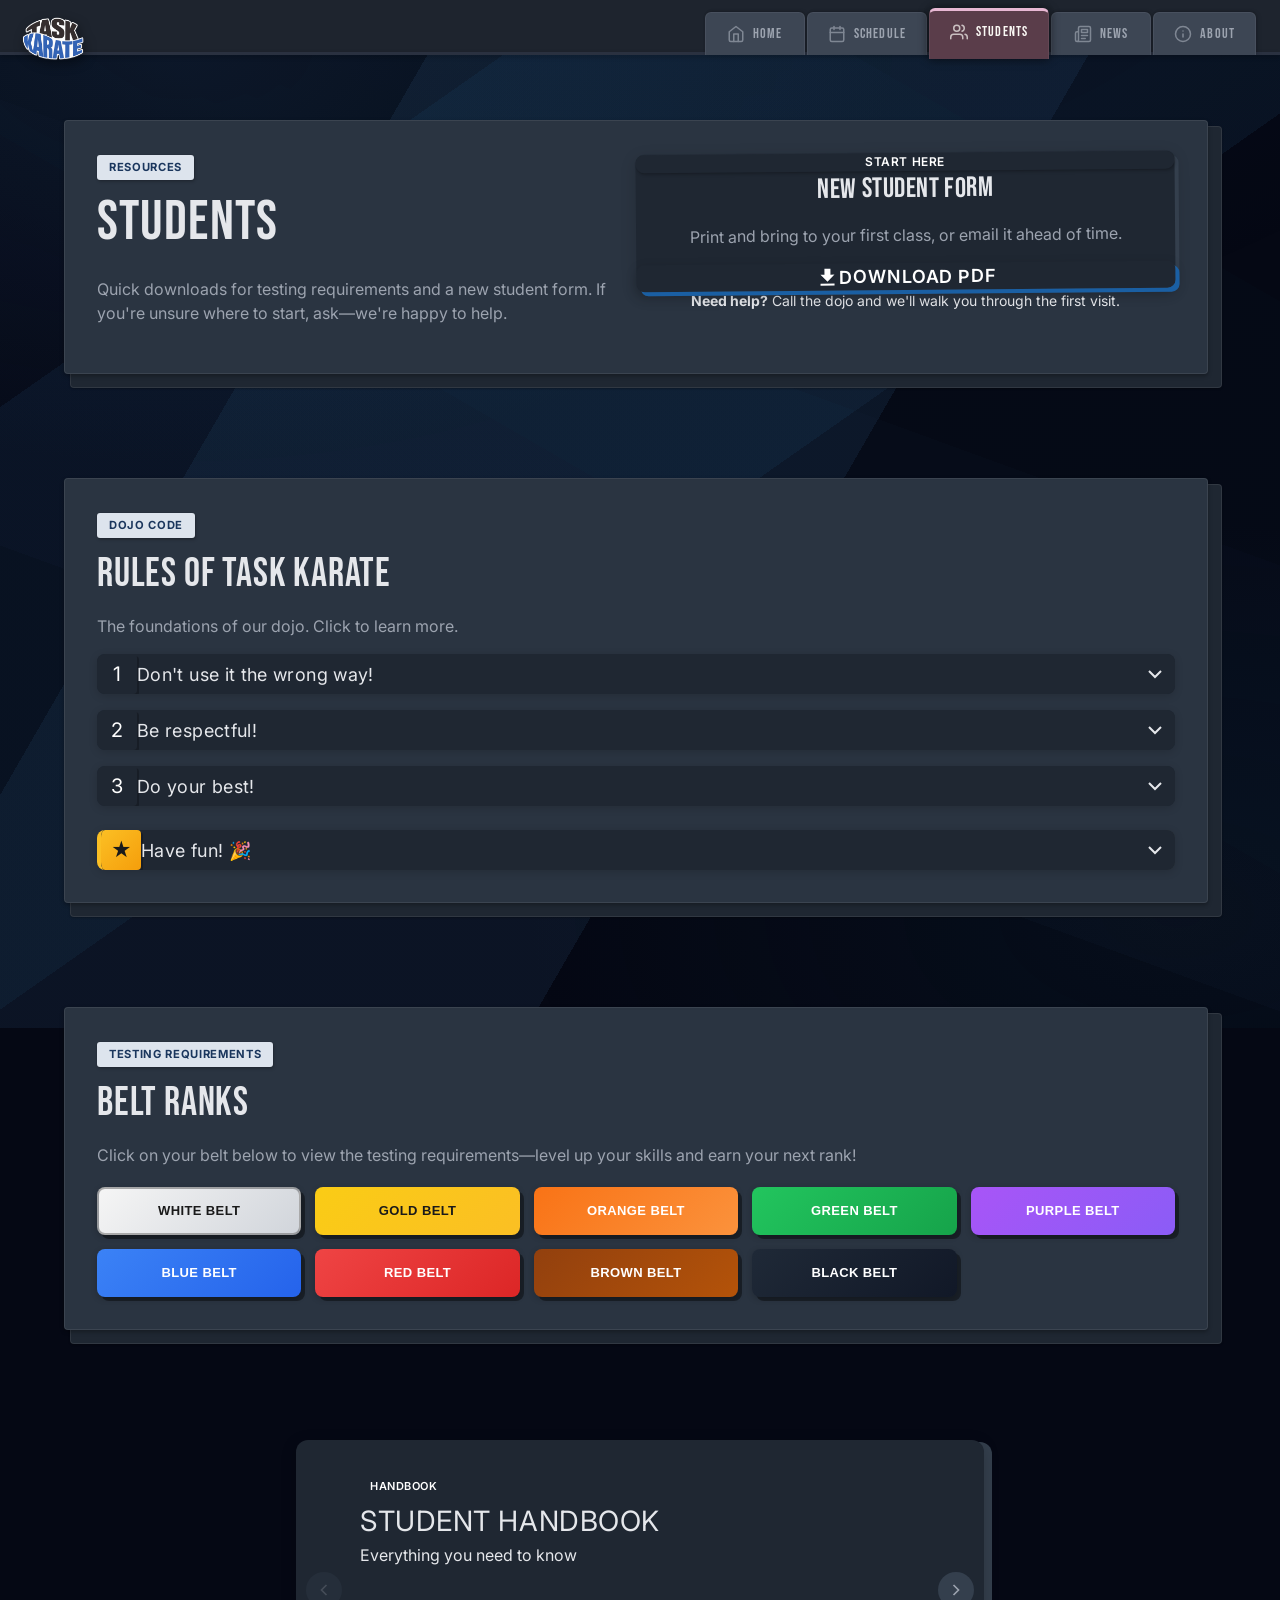
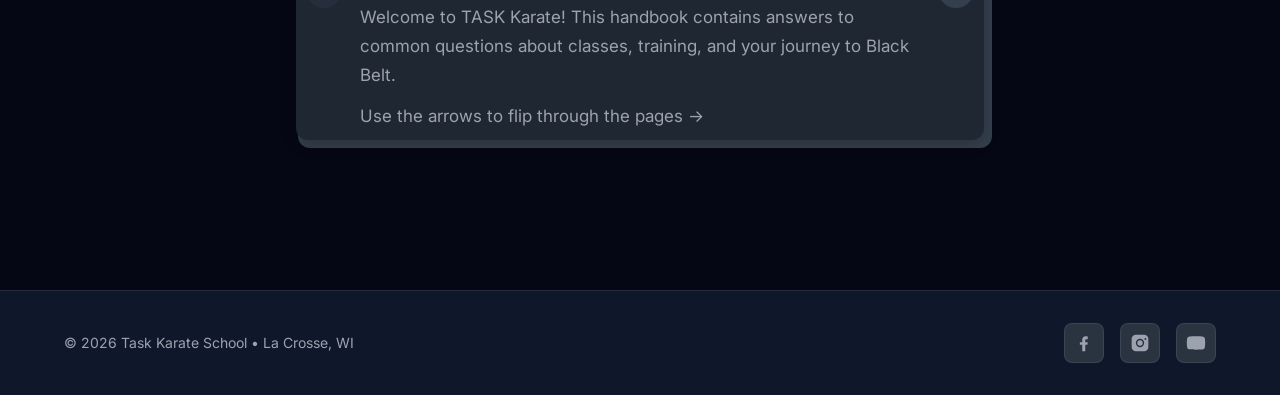
<file: students.html>
<!DOCTYPE html>
<html lang="en" data-theme="dark">
<!-- ============================================
     TASK KARATE - STUDENTS PAGE
     Version: 4.0.0
     
     ╔════════════════════════════════════════════╗
     ║  STUDENT RESOURCES                         ║
     ╠════════════════════════════════════════════╣
     ║  Contains:                                 ║
     ║  • New student form download               ║
     ║  • Dojo rules                              ║
     ║  • Belt requirements grid                  ║
     ║  • FAQ accordion                           ║
     ║  • Address & contact info                  ║
     ╚════════════════════════════════════════════╝
     
     📁 Styles: css/students.css
     📁 Core: css/paper-fu-core.css
     📁 Theme: css/paper-fu-theme-hi-yah.css
     ============================================ -->
<head>
  <meta charset="UTF-8" />
  <meta name="viewport" content="width=device-width, initial-scale=1" />
  <title>Student Resources | Belt Requirements & Forms - Task Karate School</title>
  <meta
    name="description"
    content="Essential resources for Task Karate students. Download new student forms, view belt testing requirements from white to black belt, learn dojo rules, and find answers to common questions."
  />
  <meta name="keywords" content="karate belt requirements, student forms, dojo rules, belt testing, karate FAQ, Task Karate resources">
  <meta name="theme-color" content="#0f4c81">
  <link rel="canonical" href="https://taskkarate.com/students.html">
  
  <!-- Open Graph / Facebook -->
  <meta property="og:type" content="website">
  <meta property="og:url" content="https://taskkarate.com/students.html">
  <meta property="og:title" content="Student Resources | Task Karate School">
  <meta property="og:description" content="Essential resources for Task Karate students. Belt testing requirements, forms, dojo rules, and FAQs.">
  <meta property="og:image" content="https://taskkarate.com/images/hero/Hero-Index.jpg">
  
  <!-- Twitter -->
  <meta property="twitter:card" content="summary_large_image">
  <meta property="twitter:url" content="https://taskkarate.com/students.html">
  <meta property="twitter:title" content="Student Resources | Task Karate School">
  <meta property="twitter:description" content="Essential resources for Task Karate students. Belt testing requirements, forms, dojo rules, and FAQs.">
  <meta property="twitter:image" content="https://taskkarate.com/images/hero/Hero-Index.jpg">
  
  <!-- ═══════════════════════════════════════════
       FAVICON
       ═══════════════════════════════════════════ -->
  <link rel="icon" href="images/logo/Logo.png" />
  
  <!-- PWA Manifest -->
  <link rel="manifest" href="/manifest.json">
  
  <!-- ═══════════════════════════════════════════
       GOOGLE FONTS
       ───────────────────────────────────────────
       Bebas Neue - Headlines & display text
       Inter     - Body text & UI elements
       Caveat    - Handwritten accents
       ═══════════════════════════════════════════ -->
  <link rel="preconnect" href="https://fonts.googleapis.com" />
  <link rel="preconnect" href="https://fonts.gstatic.com" crossorigin />
  <link
    href="https://fonts.googleapis.com/css2?family=Bebas+Neue&family=Caveat:wght@400;700&family=Inter:wght@400;500;600;700;800;900&display=swap"
    rel="stylesheet"
  />
  
  <!-- ═══════════════════════════════════════════
       STYLESHEETS
       ───────────────────────────────────────────
       Load order matters! Core → Theme → Components → Page
       ═══════════════════════════════════════════ -->
  <!-- Paper-Fu Core (structural foundation) -->
  <link rel="stylesheet" href="css/paper-fu-core.css" />
  
  <!-- Hi-Yah! Theme (colors & fonts) -->
  <link rel="stylesheet" href="css/paper-fu-theme-hi-yah.css" />
  
  <!-- Origami Enhancements (depth, shadows, polish) -->
  <link rel="stylesheet" href="css/paper-fu-origami.css" />
  
  <!-- Component Styles -->
  <link rel="stylesheet" href="css/paper-fu-navigation.css" />
  <link rel="stylesheet" href="css/paper-fu-footer.css" />
  
  <!-- Page-Specific Styles -->
  <link rel="stylesheet" href="css/students.css" />
</head>

<body>
  <!-- Skip Link for Accessibility -->
  <a href="#main-content" class="skip-link">Skip to main content</a>
  
  <!-- Geometric Background -->
  <div class="bg-geo" aria-hidden="true"></div>
  
  <!-- ═══════════════════════════════════════════
       NAVIGATION
       ───────────────────────────────────────────
       Loaded dynamically from partials/navigation.html
       via js/partials.js
       ═══════════════════════════════════════════ -->
  <div id="site-header"></div>
  
  
  <!-- ═══════════════════════════════════════════
       MAIN CONTENT
       ═══════════════════════════════════════════ -->
  <main id="main-content">
    
    
    <!-- ═══════════════════════════════════════════
         SECTION: PAGE HEADER + NEW STUDENT FORM
         ───────────────────────────────────────────
         Hero section with new student form callout
         ═══════════════════════════════════════════ -->
    <section class="pf-section pf-section--students" id="students-header">
      <div class="container">
        <div class="pf-stack">
          <div class="pf-layer bottom"></div>
          <div class="pf-layer top pf-panel pf-card students-hero">
            
            <!-- Left: Header Content -->
            <div class="students-hero__header">
              <span class="eyebrow">Resources</span>
              <h1 class="heading-1">Students</h1>
              <p class="muted">
                Quick downloads for testing requirements and a new student form.
                If you're unsure where to start, ask—we're happy to help.
              </p>
            </div>
            
            <!-- Right: New Student Form Callout -->
            <div class="students-hero__callout">
              <div class="pf-callout-card">
                <div class="pf-callout-card__content">
                  <span class="eyebrow-badge">Start Here</span>
                  <h3 class="heading-3">New Student Form</h3>
                  <p class="muted">
                    Print and bring to your first class, or email it ahead of time.
                  </p>
                  <a class="pf-btn-download" href="files/new-student-form.pdf" download>
                    <svg width="20" height="20" viewBox="0 0 24 24" fill="currentColor" aria-hidden="true">
                      <path d="M19 9h-4V3H9v6H5l7 7 7-7zM5 18v2h14v-2H5z"/>
                    </svg>
                    Download PDF
                  </a>
                </div>
              </div>
              <p class="microcopy">
                <strong>Need help?</strong> Call the dojo and we'll walk you through the first visit.
              </p>
            </div>
            
          </div>
        </div>
      </div>
    </section>
    
    
    <!-- ═══════════════════════════════════════════
         SECTION: DOJO RULES
         ───────────────────────────────────────────
         The three simple rules of TASK Karate
         Inline accordion-style expansion (no modal)
         ═══════════════════════════════════════════ -->
    <section class="pf-section pf-section--students" id="rules">
      <div class="container">
        <div class="pf-stack">
          <div class="pf-layer bottom"></div>
          <div class="pf-layer top pf-panel pf-card">
            
            <span class="eyebrow">Dojo Code</span>
            <h2 class="heading-2">Rules of TASK Karate</h2>
            <p class="muted">The foundations of our dojo. Click to learn more.</p>
            
            <div class="dojo-rules-grid">
              
              <!-- Rule 1: Don't use it the wrong way -->
              <details class="dojo-rule-card dojo-rule-card--accent">
                <summary class="dojo-rule-card__header">
                  <div class="dojo-rule-card__badge">1</div>
                  <div class="dojo-rule-card__title">Don't use it the wrong way!</div>
                  <div class="dojo-rule-card__chevron">
                    <svg width="24" height="24" viewBox="0 0 24 24" fill="none" stroke="currentColor" stroke-width="2">
                      <polyline points="6 9 12 15 18 9"></polyline>
                    </svg>
                  </div>
                </summary>
                <div class="dojo-rule-card__content">
                  <p><strong>This is Rule #1 for a reason.</strong> Martial arts gives you power—the power to defend yourself and others. But with great power comes great responsibility!</p>
                  <ul class="dojo-rule-list">
                    <li>Never use karate to bully or intimidate</li>
                    <li>Only use skills for self-defense as a last resort</li>
                    <li>Protect those who cannot protect themselves</li>
                    <li>Walk away from fights—real strength is self-control</li>
                  </ul>
                  <blockquote class="dojo-rule-quote">"The ultimate aim of karate lies not in victory or defeat, but in the perfection of character." — Gichin Funakoshi</blockquote>
                </div>
              </details>
              
              <!-- Rule 2: Be respectful -->
              <details class="dojo-rule-card dojo-rule-card--accent">
                <summary class="dojo-rule-card__header">
                  <div class="dojo-rule-card__badge">2</div>
                  <div class="dojo-rule-card__title">Be respectful!</div>
                  <div class="dojo-rule-card__chevron">
                    <svg width="24" height="24" viewBox="0 0 24 24" fill="none" stroke="currentColor" stroke-width="2">
                      <polyline points="6 9 12 15 18 9"></polyline>
                    </svg>
                  </div>
                </summary>
                <div class="dojo-rule-card__content">
                  <p><strong>Respect is the foundation of martial arts.</strong> We bow when entering and leaving the dojo. We address instructors properly. We treat our training partners with care.</p>
                  <ul class="dojo-rule-list">
                    <li>Listen when others are speaking</li>
                    <li>Follow instructions the first time</li>
                    <li>Take care of your uniform and equipment</li>
                    <li>Encourage your fellow students</li>
                    <li>Respect yourself—you're worth the effort!</li>
                  </ul>
                  <blockquote class="dojo-rule-quote">"Respect is earned, honor is given, and loyalty is demonstrated."</blockquote>
                </div>
              </details>
              
              <!-- Rule 3: Do your best -->
              <details class="dojo-rule-card dojo-rule-card--accent">
                <summary class="dojo-rule-card__header">
                  <div class="dojo-rule-card__badge">3</div>
                  <div class="dojo-rule-card__title">Do your best!</div>
                  <div class="dojo-rule-card__chevron">
                    <svg width="24" height="24" viewBox="0 0 24 24" fill="none" stroke="currentColor" stroke-width="2">
                      <polyline points="6 9 12 15 18 9"></polyline>
                    </svg>
                  </div>
                </summary>
                <div class="dojo-rule-card__content">
                  <p><strong>Your best is always good enough.</strong> We don't compare ourselves to others—only to who we were yesterday. Progress over perfection!</p>
                  <ul class="dojo-rule-list">
                    <li>Give 100% effort in every class</li>
                    <li>Practice at home (even just 5 minutes helps!)</li>
                    <li>Ask questions when you don't understand</li>
                    <li>Get back up when you fall</li>
                    <li>Celebrate small victories</li>
                  </ul>
                  <blockquote class="dojo-rule-quote">"A black belt is just a white belt who never gave up."</blockquote>
                </div>
              </details>
              
              <!-- Bonus: Have fun! -->
              <details class="dojo-rule-card dojo-rule-card--bonus">
                <summary class="dojo-rule-card__header">
                  <div class="dojo-rule-card__badge dojo-rule-card__badge--star">★</div>
                  <div class="dojo-rule-card__title">Have fun! 🎉</div>
                  <div class="dojo-rule-card__chevron">
                    <svg width="24" height="24" viewBox="0 0 24 24" fill="none" stroke="currentColor" stroke-width="2">
                      <polyline points="6 9 12 15 18 9"></polyline>
                    </svg>
                  </div>
                </summary>
                <div class="dojo-rule-card__content">
                  <p><strong>This is the secret sauce!</strong> If you're not having fun, you're doing it wrong. Karate should make you smile, laugh, and feel amazing!</p>
                  <ul class="dojo-rule-list">
                    <li>Make friends with your training partners</li>
                    <li>Laugh when you mess up (everyone does!)</li>
                    <li>Get excited about new techniques</li>
                    <li>Play karate games and challenges</li>
                    <li>Look forward to the next class</li>
                  </ul>
                  <blockquote class="dojo-rule-quote">"The more you sweat in training, the less you bleed in combat... but also, have a blast while you're sweating!" — TASK Philosophy</blockquote>
                </div>
              </details>
              
            </div>
            
          </div>
        </div>
      </div>
    </section>
    
    
    <!-- ═══════════════════════════════════════════
         SECTION: BELT REQUIREMENTS
         ───────────────────────────────────────────
         Grid of belt buttons linking to testing sheets
         Uses anchor links instead of buttons for direct navigation
         ═══════════════════════════════════════════ -->
    <section class="pf-section pf-section--students" id="belts">
      <div class="container">
        <div class="pf-stack">
          <div class="pf-layer bottom"></div>
          <div class="pf-layer top pf-panel pf-card">
            
            <span class="eyebrow">Testing Requirements</span>
            <h2 class="heading-2">Belt Ranks</h2>
            <p class="muted">
              Click on your belt below to view the testing requirements—level up 
              your skills and earn your next rank!
            </p>
            
            <!-- Belt Grid - Paper-Fu Belt Cards -->
            <div class="belt-grid mt-6">
              <button class="belt-card belt-card--white" data-belt="white" data-src="belts/white-belt.html">
                <span class="belt-card__name">White Belt</span>
              </button>
              <button class="belt-card belt-card--gold" data-belt="gold" data-src="belts/gold-belt.html">
                <span class="belt-card__name">Gold Belt</span>
              </button>
              <button class="belt-card belt-card--orange" data-belt="orange" data-src="belts/orange-belt.html">
                <span class="belt-card__name">Orange Belt</span>
              </button>
              <button class="belt-card belt-card--green" data-belt="green" data-src="belts/green-belt.html">
                <span class="belt-card__name">Green Belt</span>
              </button>
              <button class="belt-card belt-card--purple" data-belt="purple" data-src="belts/purple-belt.html">
                <span class="belt-card__name">Purple Belt</span>
              </button>
              <button class="belt-card belt-card--blue" data-belt="blue" data-src="belts/blue-belt.html">
                <span class="belt-card__name">Blue Belt</span>
              </button>
              <button class="belt-card belt-card--red" data-belt="red" data-src="belts/red-belt.html">
                <span class="belt-card__name">Red Belt</span>
              </button>
              <button class="belt-card belt-card--brown" data-belt="brown" data-src="belts/brown-belt.html">
                <span class="belt-card__name">Brown Belt</span>
              </button>
              <button class="belt-card belt-card--black" data-belt="black" data-src="belts/black-belt.html">
                <span class="belt-card__name">Black Belt</span>
              </button>
            </div>
            
          </div>
        </div>
      </div>
    </section>
    
    
    <!-- ═══════════════════════════════════════════
         SECTION: FAQ - STUDENT HANDBOOK (Journal Style)
         ───────────────────────────────────────────
         Flip-through journal with handwritten feel
         ═══════════════════════════════════════════ -->
    <section class="pf-section pf-section--students" id="faq">
      <div class="container">
        
        <div class="journal">
          <!-- Journal Spine -->
          <div class="journal__spine"></div>
          
          <!-- Journal Book -->
          <div class="journal__book">
            <!-- Stacked pages behind -->
            <div class="journal__page-stack"></div>
            
            <!-- Page Navigation -->
            <button class="journal__nav journal__nav--prev" aria-label="Previous page" disabled>
              <svg width="20" height="20" viewBox="0 0 24 24" fill="none" stroke="currentColor" stroke-width="2">
                <polyline points="15 18 9 12 15 6"></polyline>
              </svg>
            </button>
            <button class="journal__nav journal__nav--next" aria-label="Next page">
              <svg width="20" height="20" viewBox="0 0 24 24" fill="none" stroke="currentColor" stroke-width="2">
                <polyline points="9 18 15 12 9 6"></polyline>
              </svg>
            </button>
            
            <!-- Pages -->
            <div class="journal__pages">
              
              <!-- Page 1: Welcome -->
              <article class="journal__page journal__page--active" data-page="1">
                <header class="journal__header">
                  <span class="journal__tab">Handbook</span>
                  <h2 class="journal__title">Student Handbook</h2>
                  <p class="journal__subtitle">Everything you need to know</p>
                </header>
                <div class="journal__content">
                  <p class="journal__text">
                    Welcome to TASK Karate! This handbook contains answers to 
                    common questions about classes, training, and your journey 
                    to Black Belt.
                  </p>
                  <p class="journal__text">
                    Use the arrows to flip through the pages →
                  </p>
                  <div class="journal__doodle">🥋</div>
                </div>
                <footer class="journal__footer">
                  <span class="journal__page-num">1 / 6</span>
                </footer>
              </article>
              
              <!-- Page 2: Class Ages -->
              <article class="journal__page" data-page="2">
                <header class="journal__header">
                  <span class="journal__tab">FAQ</span>
                  <h3 class="journal__question">What age are the classes?</h3>
                </header>
                <div class="journal__content">
                  <p class="journal__text">
                    <strong>Kids class</strong> is typically ages 6–11
                  </p>
                  <p class="journal__text">
                    <strong>Teen/Adult class</strong> is 12+
                  </p>
                  <p class="journal__note">
                    ✨ You're never too old to start!
                  </p>
                </div>
                <footer class="journal__footer">
                  <span class="journal__page-num">2 / 6</span>
                </footer>
              </article>
              
              <!-- Page 3: Attendance -->
              <article class="journal__page" data-page="3">
                <header class="journal__header">
                  <span class="journal__tab">FAQ</span>
                  <h3 class="journal__question">How often should I attend?</h3>
                </header>
                <div class="journal__content">
                  <p class="journal__text">
                    Plan on at least <strong>2–3 times per week</strong> for 
                    steady progress.
                  </p>
                  <p class="journal__note">
                    💪 Consistency is the secret!
                  </p>
                </div>
                <footer class="journal__footer">
                  <span class="journal__page-num">3 / 6</span>
                </footer>
              </article>
              
              <!-- Page 4: Using Karate -->
              <article class="journal__page" data-page="4">
                <header class="journal__header">
                  <span class="journal__tab">FAQ</span>
                  <h3 class="journal__question">Do kids use karate the wrong way?</h3>
                </header>
                <div class="journal__content">
                  <p class="journal__text">
                    We emphasize <strong>respect, self-control</strong>, and 
                    never abusing martial arts skills.
                  </p>
                  <p class="journal__text">
                    Rule #1 is "Don't use it the wrong way!" and we take it 
                    seriously.
                  </p>
                  <p class="journal__note">
                    🙏 Martial arts = self-discipline
                  </p>
                </div>
                <footer class="journal__footer">
                  <span class="journal__page-num">4 / 6</span>
                </footer>
              </article>
              
              <!-- Page 5: Black Belt Timeline -->
              <article class="journal__page" data-page="5">
                <header class="journal__header">
                  <span class="journal__tab">FAQ</span>
                  <h3 class="journal__question">How long to achieve Black Belt?</h3>
                </header>
                <div class="journal__content">
                  <p class="journal__text">
                    Minimum is about <strong>3½ years</strong>, often longer—
                    consistent training is key.
                  </p>
                  <p class="journal__note">
                    🎯 It's not a race; it's a journey.
                  </p>
                </div>
                <footer class="journal__footer">
                  <span class="journal__page-num">5 / 6</span>
                </footer>
              </article>
              
              <!-- Page 6: What to Wear -->
              <article class="journal__page" data-page="6">
                <header class="journal__header">
                  <span class="journal__tab">FAQ</span>
                  <h3 class="journal__question">What should I wear to class?</h3>
                </header>
                <div class="journal__content">
                  <p class="journal__text">
                    Wear <strong>comfortable workout clothes</strong> for your 
                    first class.
                  </p>
                  <p class="journal__text">
                    Once enrolled, you'll receive a uniform (dobok).
                  </p>
                  <p class="journal__note">
                    👟 Shoes are NOT worn on the mat!
                  </p>
                </div>
                <footer class="journal__footer">
                  <span class="journal__page-num">6 / 6</span>
                </footer>
              </article>
              
            </div>
          </div>
        </div>
        
      </div>
    </section>
    
    
    <!-- ═══════════════════════════════════════════
         MODAL: Belt Testing Requirements
         ───────────────────────────────────────────
         Displays individual testing sheet in iframe
         ═══════════════════════════════════════════ -->
    <div class="belt-modal" id="belt-modal" aria-hidden="true">
      <div class="belt-modal__backdrop"></div>
      <div class="belt-modal__container">
        <div class="belt-modal__stack">
          <div class="belt-modal__layer belt-modal__layer--bottom"></div>
          <div class="belt-modal__layer belt-modal__layer--top">
            <div class="belt-modal__bar" id="belt-modal-bar"></div>
            <header class="belt-modal__header">
              <h3 class="belt-modal__title" id="belt-modal-title">Testing Requirements</h3>
              <button class="belt-modal__close" id="belt-modal-close" aria-label="Close modal">
                <svg width="24" height="24" viewBox="0 0 24 24" fill="none" stroke="currentColor" stroke-width="2">
                  <line x1="18" y1="6" x2="6" y2="18"></line>
                  <line x1="6" y1="6" x2="18" y2="18"></line>
                </svg>
              </button>
            </header>
            <div class="belt-modal__content">
              <iframe class="belt-modal__frame" id="belt-modal-frame" title="Belt Testing Requirements"></iframe>
            </div>
          </div>
        </div>
      </div>
    </div>
    
  </main>
  
  
  <!-- ═══════════════════════════════════════════
       FOOTER
       ───────────────────────────────────────────
       Loaded dynamically from partials/footer.html
       via js/partials.js
       ═══════════════════════════════════════════ -->
  <div id="site-footer"></div>
  
  
  <!-- ═══════════════════════════════════════════
       JAVASCRIPT
       ───────────────────────────────────────────
       Load order: partials → navigation → scroll → page-specific
       ═══════════════════════════════════════════ -->
  <!-- Core Scripts -->
  <script src="js/partials.js"></script>
  <script src="js/navigation.js"></script>
  <script src="js/scroll-progress.js"></script>
  <script src="js/page-transitions.js"></script>
  <script src="js/back-to-top.js"></script>
  
  <!-- Page-Specific Scripts -->
  <script src="js/journal.js"></script>
  <script src="js/belt-modal.js"></script>
  
</body>
</html>
</file>
<file: css/paper-fu-core.css>
/* ============================================
   PAPER-FU CORE FRAMEWORK
   Version: 1.0.0 - TaskKarate v4
   
   ╔════════════════════════════════════════════╗
   ║  WHAT THIS FILE DOES                       ║
   ╠════════════════════════════════════════════╣
   ║  This is the STRUCTURAL FOUNDATION of      ║
   ║  Paper-Fu methodology. It defines:         ║
   ║  • Z-index scale (layer ordering)          ║
   ║  • Spacing scale (margins/padding)         ║
   ║  • Shadow system (depth perception)        ║
   ║  • Border radius (corner rounding)         ║
   ║  • Typography scale (font sizes)           ║
   ║  • Transitions (animation timing)          ║
   ║  • Container widths                        ║
   ║  • Base reset styles                       ║
   ║  • Core components (cards, panels, etc.)   ║
   ╚════════════════════════════════════════════╝
   
   ⚠️  DO NOT MODIFY VALUES IN THEMES!
       Themes should ONLY override colors, fonts,
       and decorative elements.
   
   📁 Related Files:
       - paper-fu-theme-hi-yah.css (Hi-Yah! theme colors)
       - paper-fu-navigation.css (navigation styles)
       - paper-fu-stacked-paper.css (stacked paper effects)
   ============================================ */


/* ============================================
   SECTION 1: CSS CUSTOM PROPERTIES (VARIABLES)
   ============================================
   
   These are the building blocks of Paper-Fu.
   Think of them as a consistent ruler that
   everything else is measured against.
   ============================================ */

:root {
  
  /* ==========================================
     Z-INDEX SCALE
     ==========================================
     
     PURPOSE: Control which elements appear
     "in front of" or "behind" other elements.
     
     USAGE: Use these instead of random numbers!
     
     LAYERS (back to front):
     ┌─────────────────────────────────────────┐
     │ z-tooltip (70) ← Tooltips, help text    │
     │ z-toast (60) ← Notifications            │
     │ z-modal (50) ← Popup dialogs            │
     │ z-dropdown (40) ← Dropdown menus        │
     │ z-sticky (30) ← Fixed navbar            │
     │ z-elevated (20) ← Emphasized cards      │
     │ z-content (10) ← Regular cards/panels   │
     │ z-base (1) ← Page content               │
     │ z-background (0) ← Background elements  │
     └─────────────────────────────────────────┘
     
     ⚠️ DO NOT MODIFY IN THEMES
     ========================================== */
  --pf-z-background: 0;
  --pf-z-base: 1;
  --pf-z-content: 10;
  --pf-z-elevated: 20;
  --pf-z-sticky: 30;
  --pf-z-dropdown: 40;
  --pf-z-modal: 50;
  --pf-z-toast: 60;
  --pf-z-tooltip: 70;
  
  
  /* ==========================================
     SPACING SCALE
     ==========================================
     
     PURPOSE: Consistent spacing for margins,
     padding, and gaps throughout the site.
     
     VISUAL GUIDE:
     ┌─────────────────────────────────────────┐
     │ xs  = 4px   (tiny gaps)                 │
     │ sm  = 8px   (small gaps)                │
     │ md  = 16px  (standard spacing)          │
     │ lg  = 24px  (comfortable spacing)       │
     │ xl  = 32px  (section padding)           │
     │ 2xl = 48px  (large sections)            │
     │ 3xl = 64px  (major sections)            │
     │ 4xl = 96px  (hero sections)             │
     └─────────────────────────────────────────┘
     
     EXAMPLES:
       padding: var(--pf-space-md);       ← 16px
       margin-bottom: var(--pf-space-lg); ← 24px
       gap: var(--pf-space-xl);           ← 32px
     
     ⚠️ DO NOT MODIFY IN THEMES
     ========================================== */
  --pf-space-xs: 0.25rem;    /* 4px */
  --pf-space-sm: 0.5rem;     /* 8px */
  --pf-space-md: 1rem;       /* 16px */
  --pf-space-lg: 1.5rem;     /* 24px */
  --pf-space-xl: 2rem;       /* 32px */
  --pf-space-2xl: 3rem;      /* 48px */
  --pf-space-3xl: 4rem;      /* 64px */
  --pf-space-4xl: 6rem;      /* 96px */
  
  
  /* ==========================================
     SHADOW SYSTEM
     ==========================================
     
     PURPOSE: Create depth and elevation.
     Paper-Fu uses SOFT shadows, not harsh ones.
     
     ELEVATION LEVELS:
     ┌─────────────────────────────────────────┐
     │ sm  → Subtle, barely noticeable         │
     │ md  → Standard card elevation           │
     │ lg  → Prominent, emphasized             │
     │ xl  → Modal dialogs, major emphasis     │
     │ 2xl → Maximum depth (rare use)          │
     └─────────────────────────────────────────┘
     
     --pf-shadow-color is set by themes!
     This allows dark/light themes to have
     appropriate shadow colors.
     
     ⚠️ Structure is fixed; color is themeable
     ========================================== */
  --pf-shadow-sm: 0 1px 2px 0 var(--pf-shadow-color, rgba(0, 0, 0, 0.05));
  
  --pf-shadow-md: 
    0 4px 6px -1px var(--pf-shadow-color, rgba(0, 0, 0, 0.1)),
    0 2px 4px -1px var(--pf-shadow-color, rgba(0, 0, 0, 0.06));
  
  --pf-shadow-lg: 
    0 10px 15px -3px var(--pf-shadow-color, rgba(0, 0, 0, 0.1)),
    0 4px 6px -2px var(--pf-shadow-color, rgba(0, 0, 0, 0.05));
  
  --pf-shadow-xl: 
    0 20px 25px -5px var(--pf-shadow-color, rgba(0, 0, 0, 0.1)),
    0 10px 10px -5px var(--pf-shadow-color, rgba(0, 0, 0, 0.04));
  
  --pf-shadow-2xl: 
    0 25px 50px -12px var(--pf-shadow-color, rgba(0, 0, 0, 0.25));
  
  /* Hover state shadows (slightly more prominent) */
  --pf-shadow-md-hover: 
    0 6px 10px -1px var(--pf-shadow-color, rgba(0, 0, 0, 0.12)),
    0 3px 6px -1px var(--pf-shadow-color, rgba(0, 0, 0, 0.08));
  
  --pf-shadow-lg-hover: 
    0 14px 20px -3px var(--pf-shadow-color, rgba(0, 0, 0, 0.12)),
    0 6px 10px -2px var(--pf-shadow-color, rgba(0, 0, 0, 0.07));
  
  
  /* ==========================================
     BORDER RADIUS
     ==========================================
     
     PURPOSE: Consistent corner rounding.
     Paper-Fu uses softer, rounded corners.
     
     USAGE GUIDE:
     ┌─────────────────────────────────────────┐
     │ sm   (4px)  → Buttons, badges           │
     │ md   (8px)  → Cards, inputs             │
     │ lg   (12px) → Panels                    │
     │ xl   (16px) → Hero sections             │
     │ 2xl  (24px) → Feature cards             │
     │ full (9999) → Circles, pills            │
     └─────────────────────────────────────────┘
     
     ⚠️ DO NOT MODIFY IN THEMES
     ========================================== */
  --pf-radius-sm: 0.25rem;   /* 4px */
  --pf-radius-md: 0.5rem;    /* 8px */
  --pf-radius-lg: 0.75rem;   /* 12px */
  --pf-radius-xl: 1rem;      /* 16px */
  --pf-radius-2xl: 1.5rem;   /* 24px */
  --pf-radius-full: 9999px;  /* Perfect circles */
  
  
  /* ==========================================
     TYPOGRAPHY SCALE
     ==========================================
     
     PURPOSE: Consistent font sizing.
     
     SIZE CHART:
     ┌─────────────────────────────────────────┐
     │ xs   = 12px → Fine print, labels        │
     │ sm   = 14px → Captions, helper text     │
     │ base = 16px → Body text (default)       │
     │ lg   = 18px → Lead paragraphs           │
     │ xl   = 20px → Subheadings               │
     │ 2xl  = 24px → h4 headings               │
     │ 3xl  = 30px → h3 headings               │
     │ 4xl  = 36px → h2 headings               │
     │ 5xl  = 48px → h1 headings               │
     └─────────────────────────────────────────┘
     
     NOTE: Font FAMILIES are set by themes!
     ⚠️ DO NOT MODIFY SIZE VALUES IN THEMES
     ========================================== */
  --pf-font-size-xs: 0.75rem;    /* 12px */
  --pf-font-size-sm: 0.875rem;   /* 14px */
  --pf-font-size-base: 1rem;     /* 16px */
  --pf-font-size-lg: 1.125rem;   /* 18px */
  --pf-font-size-xl: 1.25rem;    /* 20px */
  --pf-font-size-2xl: 1.5rem;    /* 24px */
  --pf-font-size-3xl: 1.875rem;  /* 30px */
  --pf-font-size-4xl: 2.25rem;   /* 36px */
  --pf-font-size-5xl: 3rem;      /* 48px */
  
  /* Line heights for readability */
  --pf-line-height-tight: 1.25;    /* Headings */
  --pf-line-height-normal: 1.5;    /* Body text */
  --pf-line-height-relaxed: 1.75;  /* Long reads */
  
  
  /* ==========================================
     TRANSITIONS
     ==========================================
     
     PURPOSE: Smooth, consistent animations.
     
     TIMING GUIDE:
     ┌─────────────────────────────────────────┐
     │ fast = 150ms → Hovers, quick feedback   │
     │ base = 200ms → Standard interactions    │
     │ slow = 300ms → Major state changes      │
     └─────────────────────────────────────────┘
     
     USAGE:
       transition: all var(--pf-transition-fast);
     
     ⚠️ DO NOT MODIFY IN THEMES
     ========================================== */
  --pf-transition-fast: 150ms ease;
  --pf-transition-base: 200ms ease;
  --pf-transition-slow: 300ms ease;
  
  
  /* ==========================================
     LAYER DEPTH MULTIPLIER
     ==========================================
     
     PURPOSE: Adjust shadow intensity for
     stacked elements.
     
     USAGE: Multiply shadows by this value
     for layered components.
     ========================================== */
  --pf-layer-depth: 1;
}


/* ============================================
   SECTION 2: GLOBAL RESET & BASE STYLES
   ============================================
   
   These styles remove browser inconsistencies
   and set a clean foundation for all elements.
   ============================================ */

/* Box sizing reset - makes sizing predictable */
*,
*::before,
*::after {
  box-sizing: border-box;
  margin: 0;
  padding: 0;
}

/* Smooth scrolling for anchor links */
html {
  scroll-behavior: smooth;
  font-size: 16px; /* Base for rem calculations */
  -webkit-font-smoothing: antialiased;
  -moz-osx-font-smoothing: grayscale;
}

/* Body base styles - colors/fonts from theme */
body {
  font-family: var(--pf-font-primary, -apple-system, BlinkMacSystemFont, 'Segoe UI', sans-serif);
  font-size: var(--pf-font-size-base);
  line-height: var(--pf-line-height-normal);
  color: var(--pf-text-primary, #1a1a1a);
  background-color: var(--pf-bg-primary, #ffffff);
  min-height: 100vh;
  position: relative;
}


/* ============================================
   SECTION 3: TYPOGRAPHY
   ============================================
   
   Heading styles and basic text formatting.
   Colors and fonts come from the theme file.
   ============================================ */

/* All headings share these traits */
h1, h2, h3, h4, h5, h6 {
  font-weight: 600;
  line-height: var(--pf-line-height-tight);
  margin-bottom: var(--pf-space-md);
  color: var(--pf-text-primary);
}

/* Size each heading appropriately */
h1 { font-size: var(--pf-font-size-5xl); }  /* 48px */
h2 { font-size: var(--pf-font-size-4xl); }  /* 36px */
h3 { font-size: var(--pf-font-size-3xl); }  /* 30px */
h4 { font-size: var(--pf-font-size-2xl); }  /* 24px */
h5 { font-size: var(--pf-font-size-xl); }   /* 20px */
h6 { font-size: var(--pf-font-size-lg); }   /* 18px */

/* Paragraphs */
p {
  margin-bottom: var(--pf-space-md);
}

/* Links - color from theme */
a {
  color: var(--pf-accent-primary, #3b82f6);
  text-decoration: none;
  transition: color var(--pf-transition-fast);
}

a:hover {
  color: var(--pf-accent-primary-hover, #2563eb);
}


/* ============================================
   SECTION 4: LAYOUT CONTAINERS
   ============================================
   
   These control the max-width of content
   and center it on the page.
   
   USAGE:
     <div class="container">...</div>
     <div class="container container-wide">...</div>
   ============================================ */

.container {
  width: 100%;
  max-width: 1200px;
  margin-left: auto;
  margin-right: auto;
  padding-left: var(--pf-space-lg);
  padding-right: var(--pf-space-lg);
}

/* For extra-wide content like photo galleries */
.container-wide {
  max-width: 1400px;
}

/* For narrow content like articles */
.container-narrow {
  max-width: 800px;
}

/* Reduce padding on mobile */
@media (max-width: 768px) {
  .container {
    padding-left: var(--pf-space-md);
    padding-right: var(--pf-space-md);
  }
}


/* ============================================
   SECTION 5: PAGE SECTIONS
   ============================================
   
   Sections provide vertical rhythm and spacing
   between major content areas.
   
   USAGE:
     <section class="pf-section">...</section>
   ============================================ */

.pf-section {
  padding-top: var(--pf-space-2xl);
  padding-bottom: var(--pf-space-2xl);
  position: relative;
  z-index: var(--pf-z-base);
}

/* First section gets extra top margin for navbar */
.pf-section:first-of-type {
  padding-top: var(--pf-space-4xl);
}

@media (max-width: 768px) {
  .pf-section:first-of-type {
    padding-top: var(--pf-space-3xl);
  }
}


/* ============================================
   SECTION 6: STACKED PAPER SYSTEM
   ============================================
   
   THE SIGNATURE PAPER-FU VISUAL!
   
   Creates the illusion of REAL layered paper sheets.
   
   PAPER-FU PRINCIPLES:
   • SOLID matte colors (no transparency)
   • Realistic directional shadows
   • Clean, crisp paper edges
   • Slight offset for stacked effect
   • Minimalistic but realistic
   
   STRUCTURE:
   ┌─────────────────────────────────────────┐
   │  <div class="pf-stack">                 │
   │    <div class="pf-layer bottom"></div>  │ ← Back paper
   │    <div class="pf-layer top pf-panel">  │ ← Front paper
   │      ...content...                      │
   │    </div>                               │
   │  </div>                                 │
   └─────────────────────────────────────────┘
   ============================================ */

/* Container for stacked papers */
.pf-stack {
  position: relative;
  isolation: isolate;
  /* Leave room for shadow layers */
  padding-bottom: 6px;
  padding-right: 6px;
}

/* Base layer styling */
.pf-layer {
  position: relative;
}

/* Bottom layer - the "back" paper that peeks out */
.pf-layer.bottom {
  position: absolute;
  inset: 0;
  
  /* SOLID color - real paper is opaque */
  background: var(--pf-surface-2, #1f2732);
  
  /* Slight rounding like real paper corners */
  border-radius: 4px;
  
  /* Offset to show stacked effect */
  transform: translate(6px, 6px);
  
  /* Real paper shadow */
  box-shadow: 0 1px 3px rgba(0, 0, 0, 0.25);
  
  /* Paper edge */
  border: 1px solid rgba(255, 255, 255, 0.05);
  
  z-index: var(--pf-z-base);
  pointer-events: none;
}

/* Top layer - the main content paper */
.pf-layer.top {
  position: relative;
  z-index: var(--pf-z-content);
}


/* ============================================
   SECTION 7: PANELS & CARDS
   ============================================
   
   PANELS: Large content areas (sections)
   CARDS: Smaller content blocks (items)
   
   Both use REAL paper styling:
   - Solid backgrounds (no gradients)
   - Realistic shadows (directional)
   - Clean edges
   ============================================ */

/* ----- PANELS (Large content areas) ----- */
.pf-panel {
  /* Solid paper color */
  background: var(--pf-surface-1, #2a3441);
  
  /* Paper corners - slightly rounded */
  border-radius: 4px;
  
  padding: var(--pf-space-2xl);
  
  /* Real paper shadow - falls below */
  box-shadow: 0 2px 6px rgba(0, 0, 0, 0.25);
  
  position: relative;
  z-index: var(--pf-z-content);
  
  /* Paper edge */
  border: 1px solid rgba(255, 255, 255, 0.06);
}

/* Hero panels (centered, extra padding) */
.pf-panel-hero {
  padding: var(--pf-space-4xl) var(--pf-space-2xl);
  text-align: center;
}

/* ----- CARDS (Smaller content blocks) ----- */
.pf-card {
  /* Solid paper color */
  background: var(--pf-surface-1, #2a3441);
  
  /* Paper corners */
  border-radius: 4px;
  
  padding: var(--pf-space-xl);
  
  /* Real paper shadow */
  box-shadow: 0 2px 4px rgba(0, 0, 0, 0.2);
  
  position: relative;
  z-index: var(--pf-z-content);
  
  /* Paper edge */
  border: 1px solid rgba(255, 255, 255, 0.06);
  
  /* Smooth hover animation */
  transition: 
    transform var(--pf-transition-fast),
    box-shadow var(--pf-transition-fast);
}

/* Card lift on hover - like picking up paper */
.pf-card:hover {
  transform: translateY(-2px);
  box-shadow: 0 4px 8px rgba(0, 0, 0, 0.25);
}

/* Card size variants */
.pf-card-sm {
  padding: var(--pf-space-lg);
}

.pf-card-lg {
  padding: var(--pf-space-2xl);
}

/* Elevated cards (more prominent) */
.pf-card-elevated {
  box-shadow: 0 4px 8px rgba(0, 0, 0, 0.3);
  z-index: var(--pf-z-elevated);
}

.pf-card-elevated:hover {
  box-shadow: 0 6px 12px rgba(0, 0, 0, 0.35);
}

/* Bordered cards (subtle outline) */
.pf-card-bordered {
  border: 1px solid rgba(255, 255, 255, 0.08);
}


/* ============================================
   SECTION 8: BUTTONS
   ============================================
   
   Paper-Fu buttons have soft shadows and
   gentle lift effects on hover.
   
   VARIANTS:
   - .pf-button (base)
   - .pf-button-primary (accent color)
   - .pf-button-secondary (subtle)
   - .pf-button-sm / .pf-button-lg (sizes)
   ============================================ */

.pf-button {
  display: inline-flex;
  align-items: center;
  justify-content: center;
  gap: var(--pf-space-sm);
  
  padding: var(--pf-space-sm) var(--pf-space-lg);
  
  border: none;
  border-radius: var(--pf-radius-md);
  
  font-family: inherit;
  font-size: var(--pf-font-size-base);
  font-weight: 500;
  
  cursor: pointer;
  
  /* Paper-Fu shadow */
  box-shadow: var(--pf-shadow-sm);
  
  /* Smooth animations */
  transition: 
    transform var(--pf-transition-fast),
    box-shadow var(--pf-transition-fast),
    background-color var(--pf-transition-fast);
}

/* Lift on hover */
.pf-button:hover {
  transform: translateY(-1px);
  box-shadow: var(--pf-shadow-md);
}

/* Press effect */
.pf-button:active {
  transform: translateY(0);
  box-shadow: var(--pf-shadow-sm);
}

/* Primary button - uses accent color */
.pf-button-primary {
  background: var(--pf-accent-primary, #3b82f6);
  color: var(--pf-text-inverse, #ffffff);
}

/* Secondary button - subtle */
.pf-button-secondary {
  background: var(--pf-surface-2, #f5f5f5);
  color: var(--pf-text-primary, #1a1a1a);
  border: 1px solid var(--pf-border-medium, rgba(0, 0, 0, 0.12));
}

/* Size variants */
.pf-button-sm {
  padding: var(--pf-space-xs) var(--pf-space-md);
  font-size: var(--pf-font-size-sm);
}

.pf-button-lg {
  padding: var(--pf-space-md) var(--pf-space-xl);
  font-size: var(--pf-font-size-lg);
}


/* ============================================
   SECTION 9: FORM ELEMENTS
   ============================================
   
   Consistent styling for all form inputs.
   Paper-Fu forms have soft shadows and
   clear focus states.
   ============================================ */

/* Text inputs, textareas, selects */
.pf-input,
.pf-textarea,
.pf-select,
input[type="text"],
input[type="email"],
input[type="password"],
input[type="search"],
input[type="url"],
input[type="tel"],
input[type="number"],
input[type="date"],
textarea,
select {
  width: 100%;
  padding: var(--pf-space-sm) var(--pf-space-md);
  
  border: 1px solid var(--pf-border-medium, rgba(0, 0, 0, 0.12));
  border-radius: var(--pf-radius-md);
  
  font-family: inherit;
  font-size: var(--pf-font-size-base);
  
  background-color: var(--pf-surface-1, #ffffff);
  color: var(--pf-text-primary, #1a1a1a);
  
  box-shadow: var(--pf-shadow-sm);
  
  transition: 
    border-color var(--pf-transition-fast),
    box-shadow var(--pf-transition-fast);
}

/* Focus state - clear visual feedback */
.pf-input:focus,
.pf-textarea:focus,
.pf-select:focus,
input:focus,
textarea:focus,
select:focus {
  outline: none;
  border-color: var(--pf-accent-primary, #3b82f6);
  box-shadow: 
    0 0 0 3px var(--pf-accent-primary-alpha, rgba(59, 130, 246, 0.1)),
    var(--pf-shadow-md);
}

/* Placeholder text */
.pf-input::placeholder,
.pf-textarea::placeholder,
input::placeholder,
textarea::placeholder {
  color: var(--pf-text-tertiary, #909090);
  opacity: 0.7;
}

/* Textarea specifics */
textarea {
  resize: vertical;
  min-height: 100px;
  line-height: var(--pf-line-height-normal);
}

/* Select dropdown arrow */
select {
  cursor: pointer;
  appearance: none;
  background-image: url("data:image/svg+xml,%3Csvg xmlns='http://www.w3.org/2000/svg' width='12' height='12' viewBox='0 0 12 12'%3E%3Cpath fill='%23666' d='M6 9L1 4h10z'/%3E%3C/svg%3E");
  background-repeat: no-repeat;
  background-position: right var(--pf-space-md) center;
  padding-right: var(--pf-space-2xl);
}

/* Form labels */
.pf-label,
label {
  display: block;
  margin-bottom: var(--pf-space-xs);
  font-size: var(--pf-font-size-sm);
  font-weight: 500;
  color: var(--pf-text-secondary, #666666);
}


/* ============================================
   SECTION 10: BADGES & LABELS
   ============================================
   
   Small inline elements for categories,
   tags, and status indicators.
   ============================================ */

.pf-badge {
  display: inline-flex;
  align-items: center;
  
  padding: var(--pf-space-xs) var(--pf-space-sm);
  
  border-radius: var(--pf-radius-full);
  
  font-size: var(--pf-font-size-xs);
  font-weight: 600;
  text-transform: uppercase;
  letter-spacing: 0.05em;
  
  background: var(--pf-surface-2, #f5f5f5);
  color: var(--pf-text-primary, #1a1a1a);
  
  box-shadow: var(--pf-shadow-sm);
}

/* Badge variants */
.pf-badge-primary {
  background: var(--pf-accent-primary, #3b82f6);
  color: var(--pf-text-inverse, #ffffff);
}

.pf-badge-success {
  background: var(--pf-accent-success, #10b981);
  color: var(--pf-text-inverse, #ffffff);
}

.pf-badge-warning {
  background: var(--pf-accent-warning, #f59e0b);
  color: var(--pf-text-inverse, #ffffff);
}

.pf-badge-error {
  background: var(--pf-accent-error, #ef4444);
  color: var(--pf-text-inverse, #ffffff);
}


/* ============================================
   SECTION 11: EYEBROW TEXT
   ============================================
   
   Small label text that appears ABOVE headings.
   Like "Programs" above "Kids Karate".
   ============================================ */

.eyebrow {
  display: block;
  font-size: var(--pf-font-size-sm);
  font-weight: 600;
  text-transform: uppercase;
  letter-spacing: 0.1em;
  color: var(--pf-accent-primary, #3b82f6);
  margin-bottom: var(--pf-space-sm);
}


/* ============================================
   SECTION 12: MUTED TEXT
   ============================================
   
   Subdued text for descriptions, captions,
   and secondary information.
   ============================================ */

.muted {
  color: var(--pf-text-secondary, #666666);
}

.text-sm {
  font-size: var(--pf-font-size-sm);
}


/* ============================================
   SECTION 13: GRID SYSTEM
   ============================================
   
   Simple responsive grids for layouts.
   
   USAGE:
     <div class="pf-grid pf-grid-2">...</div>
     <div class="pf-grid pf-grid-3">...</div>
   ============================================ */

.pf-grid {
  display: grid;
  gap: var(--pf-space-xl);
}

.pf-grid-2 { grid-template-columns: repeat(2, 1fr); }
.pf-grid-3 { grid-template-columns: repeat(3, 1fr); }
.pf-grid-4 { grid-template-columns: repeat(4, 1fr); }

/* Stack on mobile */
@media (max-width: 768px) {
  .pf-grid-2,
  .pf-grid-3,
  .pf-grid-4 {
    grid-template-columns: 1fr;
  }
}


/* ============================================
   SECTION 14: FLEX UTILITIES
   ============================================
   
   Quick flexbox layout helpers.
   ============================================ */

.flex {
  display: flex;
}

.flex-wrap {
  flex-wrap: wrap;
}

.flex-center {
  display: flex;
  align-items: center;
  justify-content: center;
}

.flex-between {
  display: flex;
  align-items: center;
  justify-content: space-between;
}

/* Common gap values */
.gap-2 { gap: var(--pf-space-sm); }
.gap-3 { gap: var(--pf-space-md); }
.gap-4 { gap: var(--pf-space-lg); }
.gap-5 { gap: var(--pf-space-xl); }
.gap-6 { gap: var(--pf-space-2xl); }


/* ============================================
   SECTION 15: SPACING UTILITIES
   ============================================
   
   Quick margin helpers.
   mt = margin-top, mb = margin-bottom
   ============================================ */

.mt-1 { margin-top: var(--pf-space-xs); }
.mt-2 { margin-top: var(--pf-space-sm); }
.mt-3 { margin-top: var(--pf-space-md); }
.mt-4 { margin-top: var(--pf-space-lg); }
.mt-5 { margin-top: var(--pf-space-xl); }
.mt-6 { margin-top: var(--pf-space-2xl); }

.mb-1 { margin-bottom: var(--pf-space-xs); }
.mb-2 { margin-bottom: var(--pf-space-sm); }
.mb-3 { margin-bottom: var(--pf-space-md); }
.mb-4 { margin-bottom: var(--pf-space-lg); }
.mb-5 { margin-bottom: var(--pf-space-xl); }
.mb-6 { margin-bottom: var(--pf-space-2xl); }


/* ============================================
   SECTION 16: VISIBILITY UTILITIES
   ============================================ */

.hidden {
  display: none !important;
}

.sr-only {
  position: absolute;
  width: 1px;
  height: 1px;
  padding: 0;
  margin: -1px;
  overflow: hidden;
  clip: rect(0, 0, 0, 0);
  white-space: nowrap;
  border: 0;
}


/* ============================================
   SECTION 17: ANIMATIONS
   ============================================
   
   Reusable animation keyframes.
   ============================================ */

@keyframes pf-fade-in {
  from { 
    opacity: 0; 
    transform: translateY(20px); 
  }
  to { 
    opacity: 1; 
    transform: translateY(0); 
  }
}

@keyframes pf-float {
  0%, 100% { transform: translateY(0px); }
  50% { transform: translateY(-10px); }
}

.pf-animate-fade-in {
  animation: pf-fade-in 0.5s ease-out;
}

.pf-animate-float {
  animation: pf-float 3s ease-in-out infinite;
}


/* ============================================
   SECTION 18: ACCESSIBILITY
   ============================================
   
   Respect user preferences for reduced motion.
   ============================================ */

@media (prefers-reduced-motion: reduce) {
  *,
  *::before,
  *::after {
    animation-duration: 0.01ms !important;
    animation-iteration-count: 1 !important;
    transition-duration: 0.01ms !important;
  }
  
  html {
    scroll-behavior: auto;
  }
}


/* ============================================
   SECTION 19: BACK TO TOP BUTTON
   ============================================
   Fixed button that appears when scrolled down.
   Works site-wide - button created by JS if missing.
   ============================================ */

.back-to-top {
  position: fixed;
  bottom: var(--pf-space-xl);
  left: var(--pf-space-xl);
  
  width: 56px;
  height: 56px;
  
  display: flex;
  align-items: center;
  justify-content: center;
  
  background: var(--pf-surface-1);
  color: var(--pf-accent-primary);
  
  border: 1px solid var(--pf-border-medium);
  border-radius: var(--pf-radius-md);
  
  cursor: pointer;
  
  box-shadow: var(--pf-shadow-md);
  
  z-index: var(--pf-z-sticky);
  
  /* Hidden by default */
  opacity: 0;
  visibility: hidden;
  transform: translateY(20px);
  
  transition: 
    opacity var(--pf-transition-base),
    visibility var(--pf-transition-base),
    transform var(--pf-transition-base),
    background var(--pf-transition-fast);
}

/* Visible state (controlled by JS) */
.back-to-top.visible {
  opacity: 1;
  visibility: visible;
  transform: translateY(0);
}

.back-to-top:hover {
  background: var(--pf-accent-primary);
  color: var(--pf-text-inverse);
}

.back-to-top svg {
  width: 24px;
  height: 24px;
}


/* ============================================
   SECTION 19: SKELETON LOADING SCREENS
   ============================================
   
   Elegant loading states while content loads.
   Shows skeleton shapes with shimmer effect.
   ============================================ */

/* Base skeleton element */
.pf-skeleton {
  background: linear-gradient(
    90deg,
    rgba(255, 255, 255, 0.08) 0%,
    rgba(255, 255, 255, 0.12) 50%,
    rgba(255, 255, 255, 0.08) 100%
  );
  background-size: 200% 100%;
  animation: skeleton-shimmer 1.5s ease-in-out infinite;
  border-radius: var(--pf-radius-md);
  position: relative;
  overflow: hidden;
}

@keyframes skeleton-shimmer {
  0% { background-position: 200% 0; }
  100% { background-position: -200% 0; }
}

/* Skeleton variants */
.pf-skeleton--text {
  height: 1em;
  margin-bottom: 0.5em;
  border-radius: var(--pf-radius-sm);
}

.pf-skeleton--text:last-child {
  width: 80%;
}

.pf-skeleton--heading {
  height: 2em;
  margin-bottom: 0.75em;
}

.pf-skeleton--circle {
  border-radius: 50%;
  width: 48px;
  height: 48px;
}

.pf-skeleton--card {
  height: 200px;
  border-radius: var(--pf-radius-lg);
}

.pf-skeleton--image {
  aspect-ratio: 16 / 9;
  width: 100%;
}

/* Hide real content while showing skeleton */
.is-loading {
  opacity: 0;
  height: 0;
  overflow: hidden;
}

/* Fade in content smoothly when loaded */
.fade-in {
  animation: fade-in 0.3s ease-in-out;
}

@keyframes fade-in {
  from {
    opacity: 0;
    transform: translateY(8px);
  }
  to {
    opacity: 1;
    transform: translateY(0);
  }
}


/* ============================================
   SECTION 20: SCROLL ANIMATIONS
   ============================================
   
   Triggered by Intersection Observer in JS.
   Elements fade/slide in when scrolling.
   ============================================ */

/* Hidden state (before scroll into view) */
.scroll-animate-hidden {
  opacity: 0;
}

/* Visible state (after scroll into view) */
.scroll-animate-visible {
  opacity: 1;
  animation-fill-mode: forwards;
}

/* Fade Up - most common */
.scroll-animate-fade-up.scroll-animate-hidden {
  transform: translateY(30px);
}

.scroll-animate-fade-up.scroll-animate-visible {
  transform: translateY(0);
  transition: opacity 0.6s cubic-bezier(0.4, 0, 0.2, 1),
              transform 0.6s cubic-bezier(0.4, 0, 0.2, 1);
}

/* Fade Down */
.scroll-animate-fade-down.scroll-animate-hidden {
  transform: translateY(-30px);
}

.scroll-animate-fade-down.scroll-animate-visible {
  transform: translateY(0);
  transition: opacity 0.6s cubic-bezier(0.4, 0, 0.2, 1),
              transform 0.6s cubic-bezier(0.4, 0, 0.2, 1);
}

/* Fade Left */
.scroll-animate-fade-left.scroll-animate-hidden {
  transform: translateX(-30px);
}

.scroll-animate-fade-left.scroll-animate-visible {
  transform: translateX(0);
  transition: opacity 0.6s cubic-bezier(0.4, 0, 0.2, 1),
              transform 0.6s cubic-bezier(0.4, 0, 0.2, 1);
}

/* Fade Right */
.scroll-animate-fade-right.scroll-animate-hidden {
  transform: translateX(30px);
}

.scroll-animate-fade-right.scroll-animate-visible {
  transform: translateX(0);
  transition: opacity 0.6s cubic-bezier(0.4, 0, 0.2, 1),
              transform 0.6s cubic-bezier(0.4, 0, 0.2, 1);
}

/* Fade (no movement) */
.scroll-animate-fade.scroll-animate-visible {
  transition: opacity 0.6s ease;
}

/* Scale */
.scroll-animate-scale.scroll-animate-hidden {
  transform: scale(0.9);
}

.scroll-animate-scale.scroll-animate-visible {
  transform: scale(1);
  transition: opacity 0.6s cubic-bezier(0.4, 0, 0.2, 1),
              transform 0.6s cubic-bezier(0.34, 1.56, 0.64, 1);
}

/* Zoom */
.scroll-animate-zoom.scroll-animate-hidden {
  transform: scale(0.8);
}

.scroll-animate-zoom.scroll-animate-visible {
  transform: scale(1);
  transition: opacity 0.6s cubic-bezier(0.4, 0, 0.2, 1),
              transform 0.6s cubic-bezier(0.34, 1.56, 0.64, 1);
}

/* Flip (3D effect) */
.scroll-animate-flip.scroll-animate-hidden {
  transform: perspective(1000px) rotateY(-15deg);
  transform-style: preserve-3d;
}

.scroll-animate-flip.scroll-animate-visible {
  transform: perspective(1000px) rotateY(0deg);
  transition: opacity 0.6s ease,
              transform 0.8s cubic-bezier(0.4, 0, 0.2, 1);
}

/* Slide (dramatic entrance) */
.scroll-animate-slide.scroll-animate-hidden {
  transform: translateY(60px);
}

.scroll-animate-slide.scroll-animate-visible {
  transform: translateY(0);
  transition: opacity 0.8s cubic-bezier(0.22, 1, 0.36, 1),
              transform 0.8s cubic-bezier(0.22, 1, 0.36, 1);
}

/* Respect reduced motion preference */
@media (prefers-reduced-motion: reduce) {
  .scroll-animate-hidden,
  .scroll-animate-visible {
    opacity: 1 !important;
    transform: none !important;
    transition: none !important;
  }
}


/* ============================================
   SECTION 20.5: PROGRESSIVE IMAGE LOADING
   ============================================
   
   Blur-up effect for lazy-loaded images.
   Images start with a tiny placeholder that's
   blurred, then transition to full quality.
   ============================================ */

/* Default state - placeholder with blur */
img[data-progressive] {
  filter: blur(20px);
  transform: scale(1.05);
  transition: filter 0.6s cubic-bezier(0.4, 0.0, 0.2, 1),
              transform 0.6s cubic-bezier(0.4, 0.0, 0.2, 1);
  will-change: filter, transform;
}

/* Loading state */
img.pf-img-loading {
  filter: blur(15px);
}

/* Loaded state - crisp and sharp */
img.pf-img-loaded {
  filter: blur(0);
  transform: scale(1);
}

/* Error state - still show placeholder but indicate error */
img.pf-img-error {
  filter: blur(5px);
  opacity: 0.7;
  border: 2px solid var(--pf-danger, #ef4444);
}

/* Data saver mode - add visual indicator */
img.pf-img-data-saver {
  position: relative;
  cursor: pointer;
}

img.pf-img-data-saver::after {
  content: '↓ Tap to load';
  position: absolute;
  bottom: 0;
  left: 0;
  right: 0;
  background: rgba(0, 0, 0, 0.7);
  color: white;
  padding: 0.5rem;
  font-size: 0.75rem;
  text-align: center;
  pointer-events: none;
}

/* Respect reduced motion preference */
@media (prefers-reduced-motion: reduce) {
  img[data-progressive],
  img.pf-img-loading,
  img.pf-img-loaded {
    transition: none;
    filter: none;
    transform: none;
  }
}


/* ============================================
   SECTION 20.6: PAGE TRANSITIONS
   ============================================
   
   Smooth page navigation transitions with
   Paper-Fu slide effect.
   ============================================ */

/* Page transition states */
body {
  opacity: 1;
  transition: opacity 0.4s cubic-bezier(0.4, 0.0, 0.2, 1),
              transform 0.4s cubic-bezier(0.4, 0.0, 0.2, 1);
}

/* Fade out state when navigating away */
body.pf-page-fade-out {
  opacity: 0;
  transform: translateX(-20px);
}

/* Loading indicator */
body.pf-page-loading::before {
  content: '';
  position: fixed;
  top: 0;
  left: 0;
  right: 0;
  height: 3px;
  background: var(--pf-accent-primary);
  z-index: 9999;
  animation: pf-loading-bar 1.5s ease-in-out infinite;
}

@keyframes pf-loading-bar {
  0% {
    transform: translateX(-100%);
  }
  50% {
    transform: translateX(0%);
  }
  100% {
    transform: translateX(100%);
  }
}

/* Prevent interaction during transition */
body.pf-page-transitioning {
  pointer-events: none;
  user-select: none;
}

/* Respect reduced motion */
@media (prefers-reduced-motion: reduce) {
  body,
  body.pf-page-fade-out {
    transition: none;
    transform: none;
    opacity: 1;
  }
  
  body.pf-page-loading::before {
    animation: none;
  }
}


/* ============================================
   SECTION 21: RESPONSIVE ADJUSTMENTS
   ============================================
   
   Mobile-friendly overrides.
   ============================================ */

@media (max-width: 768px) {
  /* Reduce large spacing on mobile */
  :root {
    --pf-space-4xl: 3rem;
    --pf-space-3xl: 2rem;
  }
  
  /* Mobile: Back-to-top bottom right */
  .back-to-top {
    left: auto;
    right: var(--pf-space-lg);
    bottom: var(--pf-space-lg);
    width: 48px;
    height: 48px;
  }
  
  /* Smaller headings on mobile */
  h1 { font-size: var(--pf-font-size-4xl); }
  h2 { font-size: var(--pf-font-size-3xl); }
  h3 { font-size: var(--pf-font-size-2xl); }
  
  /* Reduce panel padding */
  .pf-panel {
    padding: var(--pf-space-xl);
  }
  
  .pf-panel-hero {
    padding: var(--pf-space-2xl) var(--pf-space-lg);
  }
}


/* ============================================
   END OF PAPER-FU CORE FRAMEWORK
   ============================================
   
   Next steps:
   1. Include a theme file (paper-fu-theme-hi-yah.css)
   2. Include navigation styles (paper-fu-navigation.css)
   3. Include page-specific styles as needed
   
   File load order:
   1. paper-fu-core.css (this file)
   2. paper-fu-theme-*.css (theme colors/fonts)
   3. paper-fu-navigation.css (nav bar)
   4. page-specific.css (index.css, etc.)
   ============================================ */
</file>
<file: css/paper-fu-theme-hi-yah.css>
/* ============================================
   PAPER-FU THEME: HI-YAH!
   Version: 1.0.0 - TaskKarate v4
   
   ╔════════════════════════════════════════════╗
   ║  THE OFFICIAL TASK KARATE THEME            ║
   ╠════════════════════════════════════════════╣
   ║  Dark, warm navy backgrounds with the      ║
   ║  Pantone "Classic Blue" accent system.     ║
   ║                                            ║
   ║  Inspired by the dojo at night:            ║
   ║  • Deep navy backgrounds                   ║
   ║  • Warm, welcoming accent colors           ║
   ║  • High-contrast for readability           ║
   ║  • Belt-color accents for buttons          ║
   ╚════════════════════════════════════════════╝
   
   🎨 COLOR INSPIRATION:
      • Background: Deep navy (#0a0e1a to #0f172a)
      • Accent: Pantone Classic Blue (#0f4c81)
      • Belt colors for variety
   
   📁 Dependencies:
      - Requires: paper-fu-core.css (loaded first)
   
   ⚠️  This file ONLY overrides colors, fonts,
       and decorative elements - NOT structure!
   ============================================ */


/* ============================================
   GOOGLE FONTS IMPORT
   ============================================
   
   FONTS USED:
   • Bebas Neue - Headlines (bold, martial arts feel)
   • Inter Variable - Body text (smooth weight transitions)
   • Caveat Variable - Handwritten notes (Paper-Fu touch)
   
   VARIABLE FONT BENEFITS:
   • Smoother weight transitions on hover
   • Better optical sizing for legibility
   • More design control with font-weight
   ============================================ */
@import url('https://fonts.googleapis.com/css2?family=Bebas+Neue&family=Caveat:wght@400..700&family=Inter:ital,opsz,wght@0,14..32,100..900;1,14..32,100..900&display=swap');


/* ============================================
   SECTION 1: BRAND COLOR PALETTE
   ============================================
   
   These are the raw colors that everything
   else is built from. Change these to change
   the entire feel of the site.
   ============================================ */

:root {
  
  /* -----------------------------------------
     PANTONE CLASSIC BLUE SCALE
     -----------------------------------------
     The signature Task Karate blue.
     Ranges from light (100) to dark (900).
     
     Primary usage: --classic-blue-500
     ----------------------------------------- */
  --classic-blue-100: #b8d4e8;  /* Lightest */
  --classic-blue-200: #8fbddb;
  --classic-blue-300: #66a5ce;
  --classic-blue-400: #3d8ec1;  /* Light accent */
  --classic-blue-500: #0f4c81;  /* ← PRIMARY BLUE */
  --classic-blue-600: #0d4070;
  --classic-blue-700: #0a345e;
  --classic-blue-800: #08284d;  /* Dark accent */
  --classic-blue-900: #051c3b;  /* Darkest */
  
  
  /* -----------------------------------------
     NAVY BACKGROUND SCALE
     -----------------------------------------
     Deep, warm navy for backgrounds.
     Creates that "dojo at night" atmosphere.
     ----------------------------------------- */
  --navy-50:  #1e2942;  /* Lightest navy */
  --navy-100: #0f172a;  /* Primary background */
  --navy-200: #0a0e1a;  /* Deeper */
  --navy-300: #050814;  /* Deepest */
  
  
  /* -----------------------------------------
     BELT COLORS
     -----------------------------------------
     Traditional karate belt progression.
     Used for buttons, accents, and indicators.
     
     ORDER: White → Gold → Orange → Green → 
            Purple → Blue → Red → Brown → Black
     ----------------------------------------- */
  --belt-white:  #f5f5f0;
  --belt-gold:   #ffd700;
  --belt-orange: #ff8c00;
  --belt-green:  #22c55e;
  --belt-purple: #a855f7;
  --belt-blue:   #3b82f6;
  --belt-red:    #ef4444;
  --belt-brown:  #92400e;
  --belt-black:  #1a1a1a;
}


/* ============================================
   SECTION 2: SEMANTIC COLOR MAPPINGS
   ============================================
   
   These variables are used by paper-fu-core.css.
   They map our brand colors to the Paper-Fu
   variable system.
   ============================================ */

:root {
  
  /* -----------------------------------------
     BACKGROUND COLORS
     -----------------------------------------
     Main page backgrounds.
     ----------------------------------------- */
  --pf-bg-primary: var(--navy-300);      /* #050814 - Main background */
  --pf-bg-secondary: var(--navy-100);    /* #0f172a - Sections */
  --pf-bg-tertiary: var(--navy-50);      /* #1e2942 - Cards/panels */
  
  
  /* -----------------------------------------
     SURFACE COLORS (Cards, Panels, etc.)
     -----------------------------------------
     PAPER-FU: These must be SOLID colors!
     Real paper is opaque, not transparent.
     ----------------------------------------- */
  --pf-surface-1: #2a3441;   /* Primary surface - main cards/panels */
  --pf-surface-2: #1f2732;   /* Secondary surface - stacked paper behind */
  --pf-surface-3: #343f4d;   /* Tertiary surface - lighter paper */
  
  
  /* -----------------------------------------
     TEXT COLORS
     -----------------------------------------
     Primary: Main content text
     Secondary: Descriptions, subtitles
     Tertiary: Hints, placeholders
     Inverse: Text on dark buttons
     ----------------------------------------- */
  --pf-text-primary: #e5e7eb;    /* Light gray - main text */
  --pf-text-secondary: #9ca3af;  /* Medium gray - descriptions */
  --pf-text-tertiary: #6b7280;   /* Dim gray - hints */
  --pf-text-inverse: #ffffff;    /* White - on buttons */
  
  
  /* -----------------------------------------
     ACCENT COLORS (Brand highlights)
     -----------------------------------------
     Used for buttons, links, focus states.
     ----------------------------------------- */
  --pf-accent-primary: var(--classic-blue-400);       /* #3d8ec1 */
  --pf-accent-primary-hover: var(--classic-blue-300); /* #66a5ce */
  --pf-accent-primary-alpha: rgba(61, 142, 193, 0.2); /* Translucent */
  --pf-accent-secondary: var(--belt-purple);          /* #a855f7 */
  
  /* Status colors */
  --pf-accent-success: var(--belt-green);   /* #22c55e */
  --pf-accent-warning: var(--belt-orange);  /* #ff8c00 */
  --pf-accent-error: var(--belt-red);       /* #ef4444 */
  
  
  /* -----------------------------------------
     BORDER COLORS
     -----------------------------------------
     Subtle borders for definition.
     ----------------------------------------- */
  --pf-border-subtle: rgba(148, 163, 184, 0.15);  /* Barely visible */
  --pf-border-medium: rgba(148, 163, 184, 0.25);  /* Normal borders */
  --pf-border-strong: rgba(148, 163, 184, 0.40);  /* Emphasis */
  
  
  /* -----------------------------------------
     SHADOW COLORS
     -----------------------------------------
     Dark theme uses darker shadows.
     ----------------------------------------- */
  --pf-shadow-color: rgba(0, 0, 0, 0.35);
  --pf-shadow-color-strong: rgba(0, 0, 0, 0.50);
}


/* ============================================
   SECTION 3: TYPOGRAPHY
   ============================================
   
   Font family assignments for the theme.
   ============================================ */

:root {
  /* Primary font - body text */
  --pf-font-primary: 'Inter', -apple-system, BlinkMacSystemFont, 'Segoe UI', sans-serif;
  
  /* Headline font - big, bold, martial arts */
  --pf-font-headline: 'Bebas Neue', 'Impact', sans-serif;
  
  /* Handwritten font - Paper-Fu sticky notes */
  --pf-font-handwritten: 'Caveat', cursive;
  
  /* Monospace - code, if needed */
  --pf-font-mono: 'Fira Code', 'Courier New', monospace;
}


/* ============================================
   SECTION 4: BODY & BACKGROUND STYLING
   ============================================
   
   The overall page background with the
   signature Task Karate geometric gradient.
   ============================================ */

body {
  background-color: var(--pf-bg-primary);
  color: var(--pf-text-primary);
  font-family: var(--pf-font-primary);
  font-optical-sizing: auto;
  font-feature-settings: "liga" 1, "calt" 1;
  text-rendering: optimizeLegibility;
  -webkit-font-smoothing: antialiased;
  -moz-osx-font-smoothing: grayscale;
}

/* Geometric gradient background overlay */
.bg-geo {
  position: fixed;
  inset: -10vmax;
  z-index: -1;
  pointer-events: none;
}

/* First gradient layer */
.bg-geo::before {
  content: "";
  position: absolute;
  inset: 0;
  background:
    /* Diagonal blue bands */
    linear-gradient(
      120deg,
      transparent 0% 30%,
      rgba(36, 77, 120, 0.18) 30% 60%,
      transparent 60%
    ),
    linear-gradient(
      -35deg,
      transparent 0% 45%,
      rgba(20, 54, 88, 0.22) 45% 72%,
      transparent 72%
    ),
    /* Radial glows */
    radial-gradient(
      1200px 700px at 20% 15%,
      rgba(34, 72, 112, 0.20),
      transparent 60%
    ),
    radial-gradient(
      1000px 600px at 85% 90%,
      rgba(8, 26, 41, 0.35),
      transparent 65%
    );
  filter: saturate(0.9);
  animation: subtle-float 20s ease-in-out infinite;
}

/* Second gradient layer */
.bg-geo::after {
  content: "";
  position: absolute;
  inset: 0;
  background:
    linear-gradient(
      200deg,
      transparent 0% 40%,
      rgba(16, 45, 80, 0.18) 40% 66%,
      transparent 66%
    ),
    linear-gradient(
      30deg,
      transparent 0% 50%,
      rgba(8, 32, 52, 0.18) 50% 78%,
      transparent 78%
    ),
    radial-gradient(
      1400px 800px at 50% -10%,
      rgba(10, 36, 60, 0.35),
      transparent 70%
    );
  mix-blend-mode: screen;
  opacity: 0.35;
  transform: translateY(6vh);
  animation: subtle-float 20s ease-in-out infinite;
  animation-delay: -10s;
}

/* Gentle floating animation */
@keyframes subtle-float {
  0%, 100% {
    transform: translateY(0) translateX(0);
    opacity: 0.35;
  }
  25% {
    transform: translateY(-2vh) translateX(1vw);
    opacity: 0.4;
  }
  50% {
    transform: translateY(1vh) translateX(-1vw);
    opacity: 0.3;
  }
  75% {
    transform: translateY(-1vh) translateX(0.5vw);
    opacity: 0.38;
  }
}


/* ============================================
   SECTION 5: HEADING OVERRIDES
   ============================================
   
   Headlines use Bebas Neue for that bold
   martial arts poster feel.
   ============================================ */

h1, h2, h3 {
  font-family: var(--pf-font-headline);
  font-weight: 400; /* Bebas Neue doesn't need weight */
  letter-spacing: 0.02em;
  text-transform: uppercase;
}

/* Specific heading classes from Task Karate */
.heading-1 {
  font-family: var(--pf-font-headline);
  font-size: clamp(2rem, 5vw, 3.5rem);
  line-height: 1.1;
  margin-bottom: var(--pf-space-lg);
  text-transform: uppercase;
}

.heading-2 {
  font-family: var(--pf-font-headline);
  font-size: clamp(1.5rem, 4vw, 2.5rem);
  line-height: 1.2;
  margin-bottom: var(--pf-space-md);
  text-transform: uppercase;
}

.heading-3 {
  font-family: var(--pf-font-headline);
  font-size: clamp(1.25rem, 3vw, 1.75rem);
  line-height: 1.3;
  text-transform: uppercase;
}


/* ============================================
   SECTION 6: PANEL & CARD THEME OVERRIDES
   ============================================
   
   Make panels and cards use our dark theme.
   ============================================ */

.pf-panel,
.pf-panel.card {
  background: var(--pf-surface-1);
  border: 1px solid var(--pf-border-medium);
  backdrop-filter: blur(8px);
  -webkit-backdrop-filter: blur(8px);
}

.pf-layer.bottom {
  background: var(--pf-surface-2);
  border: 1px solid var(--pf-border-subtle);
}

.pf-card {
  background: var(--pf-surface-1);
  border: 1px solid var(--pf-border-subtle);
}


/* ============================================
   SECTION 7: BUTTON THEME - BELT COLORS
   ============================================
   
   Buttons use the classic Task Karate belt
   color system for variety and recognition.
   ============================================ */

/* ============================================
   PAPER-FU BUTTONS
   ============================================
   Buttons styled as paper cards with stacked
   layers and solid matte colors.
   ============================================ */

/* Base button - Paper card style */
.btn {
  display: inline-flex;
  align-items: center;
  justify-content: center;
  gap: var(--pf-space-sm);
  
  padding: 0.875rem 1.75rem;
  
  /* Solid matte paper color */
  background: var(--pf-surface-2);
  color: var(--pf-text-primary);
  
  border: 2px solid var(--pf-surface-3);
  border-radius: var(--pf-radius-md);
  
  font-family: var(--pf-font-primary);
  font-size: var(--pf-font-size-sm);
  font-weight: 700;
  text-transform: uppercase;
  letter-spacing: 0.04em;
  
  cursor: pointer;
  text-decoration: none;
  
  position: relative;
  
  /* Paper shadow */
  box-shadow: 
    0 3px 8px rgba(0, 0, 0, 0.2),
    0 1px 3px rgba(0, 0, 0, 0.15);
  
  transition: 
    transform 0.2s cubic-bezier(0.34, 1.56, 0.64, 1),
    box-shadow 0.2s ease,
    border-color 0.2s ease;
}

/* Stacked paper layer behind */
.btn::before {
  content: "";
  position: absolute;
  inset: 0;
  background: var(--pf-surface-3);
  border-radius: var(--pf-radius-md);
  transform: translate(3px, 3px) rotate(0.5deg);
  z-index: -1;
  opacity: 0.7;
  transition: transform 0.2s ease;
}

.btn:hover {
  transform: translateY(-3px);
  border-color: var(--pf-accent-primary);
  box-shadow: 
    0 6px 16px rgba(0, 0, 0, 0.25),
    0 3px 6px rgba(0, 0, 0, 0.15);
}

.btn:hover::before {
  transform: translate(4px, 4px) rotate(0.8deg);
}

.btn:active {
  transform: translateY(-1px);
}

/* Button with accent left border (like a sticky note) */
.btn-orange {
  border-left: 4px solid var(--belt-orange);
}
.btn-orange:hover {
  border-color: var(--belt-orange);
  border-left-width: 4px;
}

.btn-purple {
  border-left: 4px solid var(--belt-purple);
}
.btn-purple:hover {
  border-color: var(--belt-purple);
  border-left-width: 4px;
}

.btn-red {
  border-left: 4px solid var(--belt-red);
}
.btn-red:hover {
  border-color: var(--belt-red);
  border-left-width: 4px;
}

.btn-green {
  border-left: 4px solid var(--belt-green);
}
.btn-green:hover {
  border-color: var(--belt-green);
  border-left-width: 4px;
}

/* Secondary/outline button */
.btn-secondary,
.btn-outline {
  background: transparent;
  color: var(--pf-text-primary);
  border: 1px solid var(--pf-border-medium);
}
.btn-secondary:hover,
.btn-outline:hover {
  background: var(--pf-surface-2);
  border-color: var(--pf-accent-primary);
}


/* ============================================
   SECTION 8: FORM OVERRIDES
   ============================================
   
   Dark theme form styling.
   ============================================ */

.pf-input,
.pf-textarea,
.pf-select,
input[type="text"],
input[type="email"],
input[type="password"],
input[type="search"],
input[type="tel"],
input[type="number"],
textarea,
select {
  background: var(--pf-surface-1);
  border: 1px solid var(--pf-border-medium);
  color: var(--pf-text-primary);
}

.pf-input:focus,
.pf-textarea:focus,
.pf-select:focus,
input:focus,
textarea:focus,
select:focus {
  border-color: var(--pf-accent-primary);
  box-shadow: 
    0 0 0 3px var(--pf-accent-primary-alpha),
    var(--pf-shadow-sm);
}

/* Form labels */
.form-label,
label {
  color: var(--pf-text-secondary);
  font-weight: 500;
}


/* ============================================
   SECTION 9: EYEBROW TEXT OVERRIDE
   ============================================
   
   Eyebrows use the accent color.
   ============================================ */

.eyebrow {
  color: var(--pf-accent-primary);
  font-size: var(--pf-font-size-sm);
  font-weight: 600;
  text-transform: uppercase;
  letter-spacing: 0.15em;
}


/* ============================================
   SECTION 10: LINK COLORS
   ============================================ */

a {
  color: var(--pf-accent-primary);
}

a:hover {
  color: var(--pf-accent-primary-hover);
}


/* ============================================
   SECTION 11: SCROLLBAR STYLING
   ============================================
   
   Custom scrollbar that matches the theme.
   ============================================ */

::-webkit-scrollbar {
  width: 12px;
  height: 12px;
}

::-webkit-scrollbar-track {
  background: var(--pf-bg-secondary);
  border-radius: var(--pf-radius-sm);
}

::-webkit-scrollbar-thumb {
  background: var(--classic-blue-600);
  border-radius: var(--pf-radius-sm);
  border: 2px solid var(--pf-bg-secondary);
}

::-webkit-scrollbar-thumb:hover {
  background: var(--classic-blue-500);
}


/* ============================================
   SECTION 12: SELECTION HIGHLIGHT
   ============================================
   
   When users select text, use brand colors.
   ============================================ */

::selection {
  background: var(--pf-accent-primary-alpha);
  color: var(--pf-text-primary);
}


/* ============================================
   END OF HI-YAH! THEME
   ============================================
   
   This theme transforms Paper-Fu into the
   signature Task Karate look and feel.
   
   To modify colors:
   1. Update the color palette in Section 1
   2. The semantic mappings in Section 2 will
      automatically use the new colors
   
   To add a new button color:
   1. Add the color to the palette
   2. Create a .btn-{name} class in Section 7
   ============================================ */
</file>
<file: css/paper-fu-origami.css>
/* ============================================
   PAPER-FU ORIGAMI ENHANCEMENTS
   Version: 2.0.0 - TaskKarate v4
   
   ╔════════════════════════════════════════════╗
   ║  REAL PAPER EFFECTS                        ║
   ╠════════════════════════════════════════════╣
   ║  PAPER-FU DESIGN PRINCIPLES:               ║
   ║  • LITERALLY looks like stacked paper      ║
   ║  • Solid matte colors (no gradients)       ║
   ║  • Realistic directional shadows           ║
   ║  • Clean, crisp paper edges                ║
   ║  • Flat, layered appearance                ║
   ║  • Minimalistic but realistic              ║
   ╚════════════════════════════════════════════╝
   ============================================ */


/* ═══════════════════════════════════════════════
   1. PAPER COLOR SYSTEM
   ───────────────────────────────────────────────
   Real paper colors - solid, matte, flat.
   ═══════════════════════════════════════════════ */

:root {
  /* Paper surface colors - SOLID, no transparency */
  --paper-surface: #2a3441;
  --paper-surface-light: #343f4d;
  --paper-surface-dark: #1f2732;
  
  /* Paper shadows - realistic directional */
  --paper-shadow: 0 2px 4px rgba(0, 0, 0, 0.3);
  --paper-shadow-lifted: 0 4px 8px rgba(0, 0, 0, 0.35);
  --paper-shadow-stack: 0 1px 2px rgba(0, 0, 0, 0.25);
  
  /* Paper edge - subtle lighter edge like real paper */
  --paper-edge: rgba(255, 255, 255, 0.08);
}


/* ═══════════════════════════════════════════════
   2. EYEBROW LABELS - PAPER TAGS
   ───────────────────────────────────────────────
   Like a small paper label or sticky note.
   ═══════════════════════════════════════════════ */

.eyebrow,
.eyebrow-badge {
  display: inline-block;
  
  /* Solid paper color - like a sticky note */
  background: #dde4ed;
  color: #1a365d;
  
  font-weight: 700;
  font-size: 0.7rem;
  letter-spacing: 0.06em;
  text-transform: uppercase;
  
  padding: 4px 12px;
  
  /* Paper has slightly rounded corners, not too round */
  border-radius: 3px;
  
  margin-bottom: 12px;
  
  /* Real shadow - falls below and to right */
  box-shadow: 
    1px 2px 3px rgba(0, 0, 0, 0.2),
    0 0 0 1px rgba(0, 0, 0, 0.05);
  
  /* No animation - paper doesn't animate */
  opacity: 1;
}


/* ═══════════════════════════════════════════════
   3. STACKED PAPER EFFECT - THE CORE
   ───────────────────────────────────────────────
   This is the signature Paper-Fu look.
   Multiple sheets of paper stacked with offsets.
   ═══════════════════════════════════════════════ */

.pf-stack {
  position: relative;
  /* Ensure stacked layers are visible */
  padding-bottom: 8px;
  padding-right: 8px;
}

/* Bottom layer - the "paper underneath" */
.pf-layer.bottom {
  position: absolute;
  inset: 0;
  
  /* SOLID color - real paper is opaque */
  background: var(--paper-surface-dark);
  
  /* Slightly rounded corners like real paper */
  border-radius: 4px;
  
  /* Offset to show stacked effect - papers are slightly askew */
  transform: translate(6px, 6px);
  
  /* Real paper shadow - directional, underneath */
  box-shadow: var(--paper-shadow-stack);
  
  /* Paper edge highlight */
  border: 1px solid var(--paper-edge);
}

/* Optional: Second bottom layer for 3-paper stack */
.pf-stack--deep .pf-layer.bottom::before {
  content: '';
  position: absolute;
  inset: 0;
  background: var(--paper-surface-dark);
  border-radius: 4px;
  transform: translate(5px, 5px);
  box-shadow: var(--paper-shadow-stack);
  z-index: -1;
}

/* Top layer - the main content paper */
.pf-layer.top {
  position: relative;
  z-index: 2;
  
  /* Solid paper color */
  background: var(--paper-surface);
  
  /* Paper edges */
  border-radius: 4px;
  border: 1px solid var(--paper-edge);
  
  /* Main paper shadow */
  box-shadow: var(--paper-shadow);
}


/* ═══════════════════════════════════════════════
   4. PAPER CARDS - SINGLE SHEETS
   ───────────────────────────────────────────────
   Cards that look like individual paper sheets.
   ═══════════════════════════════════════════════ */

.pf-card {
  position: relative;
  
  /* Solid paper surface */
  background: var(--paper-surface);
  
  /* Paper corners - slightly rounded */
  border-radius: 4px;
  
  /* Paper edge */
  border: 1px solid var(--paper-edge);
  
  /* Real shadow - like paper on a desk */
  box-shadow: 
    0 2px 4px rgba(0, 0, 0, 0.2),
    0 4px 8px rgba(0, 0, 0, 0.1);
  
  /* Padding like margins on paper */
  padding: 1.5rem;
}

/* Remove the fake corner fold - real paper doesn't do that */
.pf-card::after {
  display: none;
}

/* Card hover - paper lifts slightly */
.pf-card:hover {
  box-shadow: 
    0 4px 8px rgba(0, 0, 0, 0.25),
    0 8px 16px rgba(0, 0, 0, 0.15);
  transform: translateY(-2px);
  transition: transform 0.15s ease, box-shadow 0.15s ease;
}


/* ═══════════════════════════════════════════════
   5. PAPER PANELS
   ───────────────────────────────────────────────
   Larger content areas - like pages in a binder.
   ═══════════════════════════════════════════════ */

.pf-panel {
  /* Solid color */
  background: var(--paper-surface);
  
  /* Slightly rounded corners */
  border-radius: 4px;
  
  /* Paper edge */
  border: 1px solid var(--paper-edge);
  
  /* Content padding */
  padding: 2rem;
  
  /* Real shadow */
  box-shadow: var(--paper-shadow);
}


/* ═══════════════════════════════════════════════
   6. PAPER BUTTONS
   ───────────────────────────────────────────────
   Buttons that look like paper tabs or labels.
   ═══════════════════════════════════════════════ */

.pf-btn {
  position: relative;
  
  /* Solid color - no gradient */
  background: var(--pf-color-accent, #0f4c81);
  color: white;
  
  /* Paper-like padding */
  padding: 0.75rem 1.5rem;
  
  /* Slight rounding like paper corners */
  border-radius: 4px;
  
  /* Clean edge */
  border: none;
  
  /* Paper shadow */
  box-shadow: 
    0 2px 4px rgba(0, 0, 0, 0.25),
    0 1px 2px rgba(0, 0, 0, 0.15);
  
  cursor: pointer;
  
  transition: 
    transform 0.1s ease,
    box-shadow 0.1s ease;
}

.pf-btn:hover {
  transform: translateY(-1px);
  box-shadow: 
    0 3px 6px rgba(0, 0, 0, 0.3),
    0 2px 4px rgba(0, 0, 0, 0.2);
}

.pf-btn:active {
  transform: translateY(0);
  box-shadow: 
    0 1px 2px rgba(0, 0, 0, 0.25);
}


/* ═══════════════════════════════════════════════
   7. SCHEDULE TABLE - PAPER STYLING
   ───────────────────────────────────────────────
   Tables that look like paper with clean edges.
   ═══════════════════════════════════════════════ */

/* Table header - solid color, no gradient */
.schedule-table thead th {
  background: var(--pf-color-accent, #0f4c81);
  color: white;
  font-family: var(--pf-font-heading);
  font-size: 0.85rem;
  letter-spacing: 0.05em;
  text-transform: uppercase;
  padding: 1rem 0.9rem;
  border-bottom: none;
  text-align: center;
  font-weight: 700;
}

.schedule-table thead th:first-child {
  border-radius: 4px 0 0 0;
  text-align: left;
  padding-left: 1rem;
}

.schedule-table thead th:last-child {
  border-radius: 0 4px 0 0;
}

/* Table body - clean paper rows */
.schedule-table tbody tr {
  background: var(--paper-surface);
  transition: background 0.1s ease;
}

.schedule-table tbody tr:nth-child(even) {
  background: var(--paper-surface-light);
}

.schedule-table tbody tr:hover {
  background: var(--paper-surface-light);
}

/* Belt dots - simple solid circles */
.belt-pip {
  width: 14px;
  height: 14px;
  border-radius: 50%;
  display: inline-block;
  margin-right: 4px;
  
  /* Simple shadow - paper dot */
  box-shadow: 0 1px 2px rgba(0, 0, 0, 0.3);
  border: 1px solid rgba(0, 0, 0, 0.1);
}

/* Time pills - paper label style */
.time-pill {
  display: inline-flex;
  align-items: center;
  justify-content: center;
  
  padding: 0.35rem 0.8rem;
  min-width: 85px;
  
  /* Solid color - no gradient */
  background: var(--pf-color-accent, #0f4c81);
  color: white;
  
  font-weight: 600;
  font-size: 0.8rem;
  
  border: none;
  border-radius: 3px;
  
  /* Paper shadow */
  box-shadow: 0 1px 3px rgba(0, 0, 0, 0.25);
  
  cursor: pointer;
  transition: transform 0.1s ease, box-shadow 0.1s ease;
}

.time-pill:hover {
  transform: translateY(-1px);
  box-shadow: 0 2px 5px rgba(0, 0, 0, 0.3);
}

/* Hour variant - slightly different shade */
.time-pill--hour {
  background: #1a5fa3;
}

/* Empty cells */
.schedule-table td:empty::before,
.schedule-table td.empty::before {
  content: '—';
  color: var(--pf-text-muted);
  opacity: 0.4;
}


/* ═══════════════════════════════════════════════
   8. INFO PANELS - PAPER CARDS
   ───────────────────────────────────────────────
   Simple paper cards with shadows.
   ═══════════════════════════════════════════════ */

.info-panel {
  /* Solid paper background */
  background: var(--paper-surface);
  
  border: 1px solid var(--paper-edge);
  border-radius: 4px;
  
  padding: 1.5rem;
  
  /* Real paper shadow */
  box-shadow: var(--paper-shadow);
  
  transition: transform 0.15s ease, box-shadow 0.15s ease;
}

.info-panel:hover {
  transform: translateY(-2px);
  box-shadow: var(--paper-shadow-lifted);
}

.info-panel-icon {
  width: 48px;
  height: 48px;
  border-radius: 4px;
  
  /* Solid color icon background */
  background: var(--pf-color-accent, #0f4c81);
  
  /* Simple shadow */
  box-shadow: 0 2px 4px rgba(0, 0, 0, 0.3);
  
  display: flex;
  align-items: center;
  justify-content: center;
  
  margin: 0 auto 1rem;
}


/* ═══════════════════════════════════════════════
   9. FAQ ACCORDION - PAPER SECTIONS
   ═══════════════════════════════════════════════ */

.faq-item {
  /* Solid paper background */
  background: var(--paper-surface);
  
  border: 1px solid var(--paper-edge);
  border-radius: 4px;
  
  overflow: hidden;
  
  /* Paper shadow */
  box-shadow: var(--paper-shadow-stack);
  
  transition: box-shadow 0.15s ease;
}

.faq-item:hover {
  box-shadow: var(--paper-shadow);
}

.faq-item[open] {
  border-color: var(--pf-color-accent);
}


/* ═══════════════════════════════════════════════
   10. RESPONSIVE - MOBILE
   ═══════════════════════════════════════════════ */

@media (max-width: 768px) {
  .eyebrow {
    font-size: 0.65rem;
    padding: 3px 10px;
  }
  
  .pf-layer.bottom {
    transform: translate(4px, 4px);
  }
  
  .belt-pip {
    width: 12px;
    height: 12px;
    margin-right: 3px;
  }
  
  .time-pill {
    padding: 0.3rem 0.6rem;
    font-size: 0.75rem;
    min-width: 75px;
  }
}


/* ============================================
   END OF PAPER-FU ORIGAMI
   ============================================ */
</file>
<file: css/paper-fu-navigation.css>
/* ============================================
   PAPER-FU NAVIGATION - REAL FOLDER TABS
   Version: 2.0.0 - TaskKarate v4
   
   ╔════════════════════════════════════════════╗
   ║  REAL FILE FOLDER TAB NAVIGATION          ║
   ╠════════════════════════════════════════════╣
   ║  Navigation styled like ACTUAL physical   ║
   ║  manila file folder tabs.                 ║
   ║                                            ║
   ║  PAPER-FU PRINCIPLES:                      ║
   ║  • Solid matte colors (no gradients)       ║
   ║  • Realistic directional shadows           ║
   ║  • Clean, crisp paper edges                ║
   ║  • Flat, layered appearance                ║
   ╚════════════════════════════════════════════╝
   ============================================ */


/* ============================================
   SECTION 1: PAPER COLOR PALETTE
   ============================================
   Real paper colors - solid, matte, no gradients
   ============================================ */

:root {
  /* Manila folder colors - solid paper */
  --paper-manila: #e8dcc4;
  --paper-manila-light: #f0e6d2;
  --paper-manila-dark: #d4c4a8;
  
  /* White paper tones */
  --paper-white: #f5f3ef;
  --paper-cream: #faf8f4;
  --paper-ivory: #fffef8;
  
  /* Dark paper / cardstock */
  --paper-slate: #3d4654;
  --paper-charcoal: #2a3140;
  --paper-dark: #1e242e;
  
  /* Realistic paper shadow */
  --shadow-paper: rgba(0, 0, 0, 0.25);
  --shadow-paper-soft: rgba(0, 0, 0, 0.12);
  
  /* Tab accent colors - muted, paper-appropriate */
  --tab-home: #b8d4e8;
  --tab-schedule: #c9b8e8;
  --tab-students: #e8b8d4;
  --tab-news: #e8d4b8;
  --tab-about: #b8e8c4;
}


/* ============================================
   SECTION 2: FLOATING LOGO
   ============================================ */

.tk-logo-floating {
  position: fixed;
  top: 8px;
  left: 20px;
  z-index: calc(var(--pf-z-sticky) + 10);
  pointer-events: auto;
  cursor: pointer;
}

.tk-logo-floating img {
  height: 68px;
  width: auto;
  /* Real shadow like object on desk */
  filter: drop-shadow(2px 4px 6px rgba(0, 0, 0, 0.4));
  transition: transform 0.1s ease;
}

.tk-logo-floating img.spinning {
  animation: logo-spin 1.2s cubic-bezier(0.68, -0.55, 0.265, 1.55);
}

@keyframes logo-spin {
  0% { transform: scale(1) rotate(0deg); }
  15% { transform: scale(1.4) rotate(0deg); }
  85% { transform: scale(1.4) rotate(1080deg); }
  100% { transform: scale(1) rotate(1080deg); }
}


/* ============================================
   SECTION 3: NAVBAR - THE FOLDER RAIL
   ============================================
   The navbar is like a file cabinet rail that
   the folder tabs hang from.
   ============================================ */

.navbar {
  position: fixed;
  top: 0;
  left: 0;
  right: 0;
  
  display: flex;
  align-items: flex-end;
  padding: 8px 24px 0;
  
  z-index: var(--pf-z-sticky);
  
  /* Solid dark surface - like a file cabinet */
  background: var(--paper-dark);
}

/* Bottom edge - the rail that tabs sit on */
.navbar::after {
  content: '';
  position: absolute;
  bottom: 0;
  left: 0;
  right: 0;
  height: 3px;
  background: var(--paper-charcoal);
  /* Sharp shadow below like real edge */
  box-shadow: 0 2px 4px var(--shadow-paper);
  z-index: 1;
}


/* ============================================
   SECTION 4: NAV LINKS CONTAINER
   ============================================ */

.nav-links {
  display: flex;
  align-items: flex-end;
  gap: 2px; /* Small gap like real folder tabs */
  list-style: none;
  margin: 0;
  padding: 0;
  margin-left: auto;
  position: relative;
  z-index: 10;
}


/* ============================================
   SECTION 5: FOLDER TABS - THE STAR
   ============================================
   Each tab is styled like a REAL manila folder tab.
   
   Key properties of real folder tabs:
   - Solid color (no gradients)
   - Slightly rounded top corners only
   - Clean crisp edges
   - Shadow falls to the right and below
   - Active tab extends DOWN into content area
   ============================================ */

.nav-link {
  font-family: 'Bebas Neue', sans-serif;
  font-size: 0.9rem;
  letter-spacing: 0.08em;
  text-transform: uppercase;
  text-decoration: none;
  
  position: relative;
  z-index: 10;
  
  display: inline-flex;
  align-items: center;
  justify-content: center;
  gap: 8px;
  
  padding: 10px 20px;
  min-width: 100px;
  
  /* REAL folder tab shape - slight round on top only */
  border-radius: 6px 6px 0 0;
  
  /* Solid paper color - no gradients */
  background: var(--paper-slate);
  color: var(--pf-text-secondary);
  
  /* Clean edge with subtle border */
  border: 1px solid rgba(255, 255, 255, 0.06);
  border-bottom: none;
  
  cursor: pointer;
  outline: none;
  
  /* Real paper shadow - falls to bottom-right */
  box-shadow: 
    2px 0 4px var(--shadow-paper-soft),
    0 -1px 2px var(--shadow-paper-soft);
  
  transition: 
    transform 0.15s cubic-bezier(0.4, 0, 0.2, 1),
    box-shadow 0.15s cubic-bezier(0.4, 0, 0.2, 1),
    background 0.15s ease,
    color 0.15s ease,
    z-index 0s;
}

.nav-link svg {
  width: 18px;
  height: 18px;
  stroke-width: 2;
  opacity: 0.7;
  transition: opacity 0.15s ease;
}

/* Hover - tab lifts slightly like being pulled with paper curl */
.nav-link:hover {
  color: var(--pf-text-primary);
  background: var(--paper-charcoal);
  transform: translateY(-3px);
  z-index: 15;
  box-shadow: 
    2px 3px 8px var(--shadow-paper),
    0 -1px 2px var(--shadow-paper-soft);
}

/* Paper curl effect on corner */
.nav-link::before {
  content: '';
  position: absolute;
  top: 0;
  right: 0;
  width: 0;
  height: 0;
  border-style: solid;
  border-width: 0 12px 12px 0;
  border-color: transparent rgba(0, 0, 0, 0.15) transparent transparent;
  opacity: 0;
  transition: opacity 0.2s ease;
  pointer-events: none;
}

.nav-link:hover::before {
  opacity: 1;
}

.nav-link:hover svg {
  opacity: 1;
}

/* ACTIVE TAB - extends DOWN into content below */
.nav-link.active {
  color: var(--paper-cream);
  z-index: 25;
  
  /* Extends down to connect with content */
  padding-bottom: 16px;
  margin-bottom: -4px;
  
  /* Stronger shadow - this tab is "on top" */
  box-shadow: 
    3px 0 8px var(--shadow-paper),
    -3px 0 8px var(--shadow-paper),
    0 4px 8px var(--shadow-paper-soft);
}


/* ============================================
   SECTION 6: PAGE-SPECIFIC TAB COLORS
   ============================================
   Each page gets its own SOLID paper color.
   No gradients - real paper is solid.
   ============================================ */

/* HOME - Soft Blue Paper */
.nav-link[data-nav="home"] { background: var(--paper-slate); }
.nav-link[data-nav="home"]:hover { background: #4a5568; }
.nav-link[data-nav="home"].active { 
  background: #3d5a7a;
  border-top: 3px solid var(--tab-home);
}

/* SCHEDULE - Soft Purple Paper */
.nav-link[data-nav="schedule"] { background: var(--paper-slate); }
.nav-link[data-nav="schedule"]:hover { background: #4a5568; }
.nav-link[data-nav="schedule"].active { 
  background: #4a3d6a;
  border-top: 3px solid var(--tab-schedule);
}

/* STUDENTS - Soft Pink Paper */
.nav-link[data-nav="students"] { background: var(--paper-slate); }
.nav-link[data-nav="students"]:hover { background: #4a5568; }
.nav-link[data-nav="students"].active { 
  background: #5a3d4a;
  border-top: 3px solid var(--tab-students);
}

/* NEWS - Soft Orange Paper */
.nav-link[data-nav="news"] { background: var(--paper-slate); }
.nav-link[data-nav="news"]:hover { background: #4a5568; }
.nav-link[data-nav="news"].active { 
  background: #5a4a3d;
  border-top: 3px solid var(--tab-news);
}

/* ABOUT - Soft Green Paper */
.nav-link[data-nav="about"] { background: var(--paper-slate); }
.nav-link[data-nav="about"]:hover { background: #4a5568; }
.nav-link[data-nav="about"].active { 
  background: #3d5a4a;
  border-top: 3px solid var(--tab-about);
}


/* ============================================
   SECTION 7: HAMBURGER MENU (Mobile)
   ============================================
   
   Three-line hamburger button for mobile nav.
   
   STRUCTURE:
   <button class="hamburger">
     <span></span>
     <span></span>
     <span></span>
   </button>
   ============================================ */

.hamburger {
  display: none; /* Hidden on desktop */
  flex-direction: column;
  justify-content: space-around;
  
  width: 28px;
  height: 24px;
  padding: 0;
  
  background: transparent;
  border: none;
  cursor: pointer;
  
  z-index: 100;
}

.hamburger span {
  display: block;
  width: 100%;
  height: 3px;
  background: var(--pf-text-primary);
  border-radius: 2px;
  transition: 
    transform var(--pf-transition-base),
    opacity var(--pf-transition-base);
}

/* Hamburger open state - X shape */
.hamburger.open span:nth-child(1) {
  transform: translateY(8px) rotate(45deg);
}

.hamburger.open span:nth-child(2) {
  opacity: 0;
}

.hamburger.open span:nth-child(3) {
  transform: translateY(-8px) rotate(-45deg);
}


/* ============================================
   SECTION 8: SCROLL PROGRESS INDICATOR
   ============================================
   
   Colored bar that shows scroll position.
   Uses belt colors for a unique look.
   
   STRUCTURE:
   <div class="navbar-progress" id="scrollProgress"></div>
   ============================================ */

.navbar-progress {
  position: fixed;
  bottom: 0;
  left: 0;
  height: 6px;
  width: 0%;
  z-index: calc(var(--pf-z-sticky) + 5);
  
  /* Belt color - set dynamically by JS */
  background: #f8fafc; /* Default white belt */
  
  /* Belt-like appearance */
  box-shadow: 
    0 -2px 8px rgba(0, 0, 0, 0.3),
    inset 0 1px 0 rgba(255, 255, 255, 0.2);
  transition: width 50ms linear, background 300ms ease;
}


/* ============================================
   SECTION 9: RESPONSIVE - MOBILE NAVIGATION
   ============================================
   
   On mobile, navigation becomes a dropdown.
   ============================================ */

@media (max-width: 768px) {
  
  /* Show hamburger */
  .hamburger {
    display: flex;
    position: absolute;
    right: 20px;
    top: 50%;
    transform: translateY(-50%);
  }
  
  /* Navbar adjustments */
  .navbar {
    padding: 12px 24px;
    align-items: center;
  }
  
  /* Hide baseline on mobile */
  .navbar::after {
    display: none;
  }
  
  /* Nav links become dropdown */
  .nav-links {
    position: fixed;
    top: 60px;
    left: 0;
    right: 0;
    
    flex-direction: column;
    align-items: stretch;
    gap: 0;
    
    background: var(--pf-bg-secondary);
    border-bottom: 1px solid var(--pf-border-medium);
    box-shadow: var(--pf-shadow-lg);
    
    /* Hidden by default */
    max-height: 0;
    overflow: hidden;
    opacity: 0;
    pointer-events: none;
    
    transition: 
      max-height var(--pf-transition-slow),
      opacity var(--pf-transition-base);
  }
  
  /* Open state */
  .nav-links.open {
    max-height: 400px;
    opacity: 1;
    pointer-events: auto;
  }
  
  /* Mobile nav links - full width, not tabs */
  .nav-links .nav-link {
    border-radius: 0;
    border: none;
    border-bottom: 1px solid var(--pf-border-subtle);
    padding: 16px 24px;
    min-width: 100%;
    justify-content: flex-start;
    background: transparent;
    box-shadow: none;
    transform: none;
  }
  
  .nav-links .nav-link:hover {
    background: var(--pf-surface-1);
    transform: none;
  }
  
  .nav-links .nav-link.active {
    background: var(--pf-accent-primary-alpha);
    transform: none;
    border-left: 4px solid var(--pf-accent-primary);
  }
  
  /* Floating logo smaller on mobile */
  .tk-logo-floating img {
    height: 48px;
  }
}


/* ============================================
   END OF NAVIGATION STYLES
   ============================================
   
   The navigation is controlled by:
   - partials.js (loads the nav HTML)
   - mobile-navigation.js (hamburger toggle)
   - scroll-progress.js (progress bar)
   - logo-spin.js (logo click animation)
   ============================================ */
</file>
<file: css/paper-fu-footer.css>
/* ============================================
   PAPER-FU FOOTER STYLES
   Version: 1.0.0 - TaskKarate v4
   
   ╔════════════════════════════════════════════╗
   ║  SITE FOOTER STYLING                       ║
   ╠════════════════════════════════════════════╣
   ║  Simple, clean footer with copyright       ║
   ║  on the left and social icons on right.    ║
   ╚════════════════════════════════════════════╝
   
   📁 HTML: partials/footer.html
   ============================================ */


/* ============================================
   FOOTER CONTAINER
   ============================================ */

.site-footer {
  background: var(--pf-bg-secondary);
  border-top: 1px solid var(--pf-border-subtle);
  padding: var(--pf-space-xl) 0;
  margin-top: var(--pf-space-4xl);
}

/* Two-column layout: left (copyright), right (social) */
.footer-row {
  display: flex;
  align-items: center;
  justify-content: space-between;
  flex-wrap: wrap;
  gap: var(--pf-space-lg);
}


/* ============================================
   COPYRIGHT TEXT
   ============================================ */

.footer-copyright {
  font-size: var(--pf-font-size-sm);
  color: var(--pf-text-secondary);
}


/* ============================================
   SOCIAL ICONS LIST
   ============================================ */

.socials {
  display: flex;
  align-items: center;
  gap: var(--pf-space-md);
  list-style: none;
  margin: 0;
  padding: 0;
}

.socials li {
  margin: 0;
  padding: 0;
}

.socials li::before {
  display: none; /* Remove default list marker from core.css */
}

.socials a {
  display: flex;
  align-items: center;
  justify-content: center;
  
  width: 40px;
  height: 40px;
  
  color: var(--pf-text-secondary);
  background: var(--pf-surface-1);
  border: 1px solid var(--pf-border-subtle);
  border-radius: var(--pf-radius-md);
  
  transition: 
    color var(--pf-transition-fast),
    background var(--pf-transition-fast),
    transform var(--pf-transition-fast);
}

.socials a:hover {
  color: var(--pf-text-inverse);
  background: var(--pf-accent-primary);
  transform: translateY(-2px);
}

.social-icon {
  width: 20px;
  height: 20px;
  fill: currentColor;
}


/* ============================================
   RESPONSIVE: MOBILE
   ============================================ */

@media (max-width: 768px) {
  .footer-row {
    flex-direction: column;
    text-align: center;
  }
  
  .socials {
    justify-content: center;
  }
}


/* ============================================
   END OF FOOTER STYLES
   ============================================ */
</file>
<file: css/about.css>
/* ============================================
   ABOUT PAGE STYLES
   Version: 1.0.0 - TaskKarate v4
   
   ╔════════════════════════════════════════════╗
   ║  ABOUT PAGE STYLESHEET                     ║
   ╠════════════════════════════════════════════╣
   ║  Contains:                                 ║
   ║  • Hero intro styles                       ║
   ║  • Bio card with photo                     ║
   ║  • Paperclip decoration                    ║
   ║  • Ranks list                              ║
   ║  • What We Teach grid                      ║
   ╚════════════════════════════════════════════╝
   
   📁 Depends on: paper-fu-core.css, paper-fu-theme-hi-yah.css
   ============================================ */


/* ═══════════════════════════════════════════════
   TABLE OF CONTENTS
   ═══════════════════════════════════════════════
   1. About Hero
   2. Bio Card Layout
   3. Bio Avatar & Paperclip
   4. Bio Content
   5. Ranks List
   6. What We Teach Grid
   7. Teach Cards
   8. Responsive Styles
   ═══════════════════════════════════════════════ */


/* ═══════════════════════════════════════════════
   1. ABOUT HERO
   ───────────────────────────────────────────────
   Hero introduction section.
   ═══════════════════════════════════════════════ */

.about-hero {
  text-align: center;
  max-width: 800px;
  margin: 0 auto;
}


/* ═══════════════════════════════════════════════
   2. BIO CARD LAYOUT
   ───────────────────────────────────────────────
   Two-column grid with avatar and content.
   ═══════════════════════════════════════════════ */

.bio-grid {
  display: grid;
  grid-template-columns: auto 1fr;
  gap: var(--pf-space-8);
  align-items: start;
}


/* ═══════════════════════════════════════════════
   3. BIO AVATAR & PAPERCLIP
   ───────────────────────────────────────────────
   Photo with realistic metal paperclip.
   ═══════════════════════════════════════════════ */

.bio-avatar {
  position: relative;
  width: 200px;
  flex-shrink: 0;
}

.bio-avatar__img {
  width: 100%;
  height: auto;
  border-radius: var(--pf-radius-md);
  
  /* Origami paper frame */
  box-shadow: 
    0 4px 16px rgba(0, 0, 0, 0.2),
    0 8px 32px rgba(0, 0, 0, 0.15);
  border: 1px solid rgba(255, 255, 255, 0.08);
  
  /* Slight rotation for organic Paper-Fu feel */
  transform: rotate(-2deg);
  
  transition: transform 0.3s ease, box-shadow 0.3s ease;
}

.bio-avatar:hover .bio-avatar__img {
  transform: rotate(-2deg) translateY(-4px);
  box-shadow: 
    0 8px 24px rgba(0, 0, 0, 0.25),
    0 16px 48px rgba(0, 0, 0, 0.2);
}

/* Realistic Paperclip - positioned at top-right, clipping the photo */
.bio-paperclip {
  position: absolute;
  top: -25px;
  right: 15px;
  width: 40px;
  height: 80px;
  transform: rotate(15deg);
  z-index: 10;
  
  /* Metallic sheen effect */
  filter: drop-shadow(2px 3px 4px rgba(0, 0, 0, 0.4));
  
  transition: transform 0.2s ease;
}

.bio-avatar:hover .bio-paperclip {
  transform: rotate(15deg) scale(1.05);
}


/* ═══════════════════════════════════════════════
   4. BIO CONTENT - DOSSIER STYLE
   ───────────────────────────────────────────────
   Text content next to avatar, formatted like a file.
   ═══════════════════════════════════════════════ */

.bio-content {
  display: flex;
  flex-direction: column;
  gap: 0;
}

.bio-content .heading-3 {
  margin-bottom: 4px;
}

.bio-content p {
  margin-bottom: 12px;
}

.bio-content p:last-of-type {
  margin-bottom: 0;
}

/* Dossier field rows */
.dossier-field {
  display: flex;
  gap: 12px;
  padding: 10px 0;
  border-bottom: 1px solid rgba(255, 255, 255, 0.08);
}

.dossier-field:last-child {
  border-bottom: none;
}

.dossier-field__label {
  font-size: 0.75rem;
  font-weight: 600;
  text-transform: uppercase;
  letter-spacing: 0.08em;
  color: var(--pf-text-muted);
  min-width: 100px;
  flex-shrink: 0;
}

.dossier-field__value {
  font-size: 0.9375rem;
  color: var(--pf-text-primary);
  line-height: 1.5;
}

.dossier-field__value strong {
  color: var(--pf-color-accent);
}

/* Dossier section groups */
.dossier-section {
  margin-top: 20px;
  padding: 16px 20px;
  background: rgba(0, 0, 0, 0.2);
  border: 1px solid var(--pf-border-color);
  border-radius: var(--pf-radius-md);
}

.dossier-section__title {
  font-family: var(--pf-font-heading);
  font-size: 0.875rem;
  text-transform: uppercase;
  letter-spacing: 0.1em;
  color: var(--pf-color-accent);
  margin-bottom: 12px;
  padding-bottom: 8px;
  border-bottom: 2px solid var(--pf-color-accent);
}

/* Personal info highlight */
.dossier-personal {
  margin-top: 16px;
  padding: 12px 16px;
  background: rgba(59, 130, 180, 0.08);
  border-left: 3px solid var(--pf-color-accent);
  border-radius: 0 var(--pf-radius-sm) var(--pf-radius-sm) 0;
  font-size: 0.875rem;
  color: var(--pf-text-secondary);
  line-height: 1.6;
}


/* ═══════════════════════════════════════════════
   5. RANKS LIST
   ───────────────────────────────────────────────
   Credentials and ranks styling with origami depth.
   ═══════════════════════════════════════════════ */

.bio-ranks {
  position: relative;
  background: rgba(0, 0, 0, 0.25);
  border: 1px solid var(--pf-border-color);
  border-left: 4px solid var(--pf-color-accent);
  border-radius: 0 var(--pf-radius-md) var(--pf-radius-md) 0;
  padding: 20px 24px;
  
  /* Paper shadow */
  box-shadow: 0 4px 12px rgba(0, 0, 0, 0.2);
}

.bio-ranks h3 {
  color: var(--pf-text-primary);
  margin-bottom: 16px;
}

.ranks-list {
  list-style: none;
  padding: 0;
  margin: 0;
  display: flex;
  flex-direction: column;
  gap: 0;
}

.ranks-list li {
  display: flex;
  align-items: center;
  gap: 12px;
  padding: 10px 14px;
  color: #e2e8f0;
  font-size: 0.9375rem;
  background: rgba(255, 255, 255, 0.02);
  border-bottom: 1px solid rgba(255, 255, 255, 0.05);
  transition: all 0.2s ease;
}

.ranks-list li:first-child {
  border-radius: var(--pf-radius-sm) var(--pf-radius-sm) 0 0;
}

.ranks-list li:last-child {
  border-radius: 0 0 var(--pf-radius-sm) var(--pf-radius-sm);
  border-bottom: none;
}

.ranks-list li:hover {
  background: rgba(59, 130, 180, 0.1);
  transform: translateX(4px);
}

/* Bullet point - gradient badge */
.ranks-list li::before {
  content: '✓';
  display: flex;
  align-items: center;
  justify-content: center;
  width: 22px;
  height: 22px;
  background: var(--pf-color-accent);
  color: white;
  font-size: 0.7rem;
  font-weight: bold;
  border-radius: 50%;
  flex-shrink: 0;
}


/* ═══════════════════════════════════════════════
   6. INSTRUCTOR TABS - FILE DRAWER STYLE
   ───────────────────────────────────────────────
   Tabbed navigation for switching between instructors.
   ═══════════════════════════════════════════════ */

.instructor-tabs {
  display: flex;
  flex-wrap: wrap;
  gap: 8px;
  margin-bottom: 0;
  padding-bottom: 0;
  border-bottom: 3px solid var(--pf-border-color);
}

.instructor-tab {
  position: relative;
  display: flex;
  flex-direction: column;
  align-items: flex-start;
  padding: 12px 20px 14px;
  background: var(--pf-surface-3);
  border: 1px solid var(--pf-border-color);
  border-bottom: none;
  border-radius: var(--pf-radius-md) var(--pf-radius-md) 0 0;
  cursor: pointer;
  transition: all 0.2s ease;
  
  /* File tab notch effect */
  margin-bottom: -3px;
}

.instructor-tab:hover:not(.active) {
  background: var(--pf-surface-2);
  transform: translateY(-2px);
}

.instructor-tab.active {
  background: var(--pf-surface-2);
  border-color: var(--pf-color-accent);
  border-bottom: 3px solid var(--pf-surface-2);
  z-index: 2;
}

.instructor-tab.active::before {
  content: '';
  position: absolute;
  top: 0;
  left: 0;
  right: 0;
  height: 3px;
  background: var(--pf-color-accent);
  border-radius: var(--pf-radius-md) var(--pf-radius-md) 0 0;
}

.instructor-tab__name {
  font-family: var(--pf-font-heading);
  font-size: 0.875rem;
  color: var(--pf-text-primary);
  letter-spacing: 0.02em;
}

.instructor-tab__role {
  font-size: 0.7rem;
  color: var(--pf-text-muted);
  text-transform: uppercase;
  letter-spacing: 0.05em;
}

.instructor-tab.active .instructor-tab__name {
  color: var(--pf-color-accent);
}

/* Instructor Panels */
.instructor-panels {
  background: var(--pf-surface-2);
  border: 1px solid var(--pf-border-color);
  border-top: none;
  border-radius: 0 0 var(--pf-radius-md) var(--pf-radius-md);
  padding: 32px;
  min-height: 350px;
}

.instructor-panel {
  display: none;
  animation: fadeIn 0.3s ease;
}

.instructor-panel.active {
  display: block;
}

@keyframes fadeIn {
  from { opacity: 0; transform: translateY(10px); }
  to { opacity: 1; transform: translateY(0); }
}

/* Instructor role badge */
.instructor-role {
  display: inline-block;
  font-size: 0.8125rem;
  font-weight: 600;
  color: var(--pf-color-accent);
  text-transform: uppercase;
  letter-spacing: 0.05em;
  margin-bottom: 12px;
}


/* ═══════════════════════════════════════════════
   7. WHAT WE TEACH GRID
   ───────────────────────────────────────────────
   2x2 grid of training areas with proper spacing.
   ═══════════════════════════════════════════════ */

.teach-grid {
  display: grid;
  grid-template-columns: repeat(2, 1fr);
  gap: 32px;
  padding: 8px;
}


/* ═══════════════════════════════════════════════
   8. TEACH CARDS
   ───────────────────────────────────────────────
   Individual training area cards with origami depth.
   ═══════════════════════════════════════════════ */

.teach-card {
  position: relative;
  background: var(--pf-surface-2);
  border: 1px solid var(--pf-border-color);
  border-radius: var(--pf-radius-md);
  padding: 28px 24px;
  
  transition: 
    border-color 0.2s ease, 
    transform 0.25s cubic-bezier(0.34, 1.56, 0.64, 1),
    box-shadow 0.25s ease;
}

/* Paper-Fu back layer */
.teach-card::before {
  content: '';
  position: absolute;
  top: 6px;
  left: 6px;
  right: -6px;
  bottom: -6px;
  background: rgba(0, 0, 0, 0.35);
  border-radius: var(--pf-radius-md);
  z-index: -1;
  transition: all 0.25s ease;
}

.teach-card:hover {
  border-color: var(--pf-color-accent);
  transform: translateY(-6px) translateX(-3px);
}

.teach-card:hover::before {
  top: 10px;
  left: 10px;
}

.teach-card__icon {
  display: flex;
  align-items: center;
  justify-content: center;
  width: 56px;
  height: 56px;
  background: var(--icon-gradient, linear-gradient(135deg, var(--pf-color-accent) 0%, #1a6db3 100%));
  border-radius: var(--pf-radius-md);
  color: white;
  margin-bottom: 16px;
  
  /* Glossy icon */
  box-shadow: 
    0 4px 12px rgba(0, 0, 0, 0.3),
    inset 0 1px 0 rgba(255, 255, 255, 0.2);
  
  transition: transform 0.2s ease, box-shadow 0.2s ease;
}

/* Unique colors for each card icon */
.teach-card:nth-child(1) .teach-card__icon {
  --icon-gradient: linear-gradient(135deg, #3b82f6, #2563eb);
}

.teach-card:nth-child(2) .teach-card__icon {
  --icon-gradient: linear-gradient(135deg, #f59e0b, #d97706);
}

.teach-card:nth-child(3) .teach-card__icon {
  --icon-gradient: linear-gradient(135deg, #22c55e, #16a34a);
}

.teach-card:nth-child(4) .teach-card__icon {
  --icon-gradient: linear-gradient(135deg, #a855f7, #8b5cf6);
}

.teach-card:hover .teach-card__icon {
  transform: scale(1.1) rotate(-3deg);
  box-shadow: 
    0 6px 16px rgba(0, 0, 0, 0.4),
    inset 0 1px 0 rgba(255, 255, 255, 0.25);
}

.teach-card__icon svg {
  width: 28px;
  height: 28px;
}

.teach-card__title {
  font-family: var(--pf-font-heading);
  font-size: 1.25rem;
  letter-spacing: var(--pf-heading-tracking);
  color: var(--pf-text-primary);
  margin-bottom: var(--pf-space-2);
}

.teach-card__text {
  font-size: 0.9rem;
  line-height: 1.6;
  margin: 0;
}


/* ═══════════════════════════════════════════════
   10. RESPONSIVE STYLES
   ═══════════════════════════════════════════════ */

@media (max-width: 768px) {
  /* Bio grid stacks vertically */
  .bio-grid {
    grid-template-columns: 1fr;
    gap: var(--pf-space-6);
  }
  
  /* Center avatar on mobile */
  .bio-avatar {
    width: 180px;
    margin: 0 auto;
  }
  
  .bio-avatar__img {
    transform: none;
  }
  
  /* Instructor tabs scroll horizontally */
  .instructor-tabs {
    flex-wrap: nowrap;
    overflow-x: auto;
    -webkit-overflow-scrolling: touch;
    padding-bottom: 3px;
  }
  
  .instructor-tab {
    flex-shrink: 0;
    padding: 10px 14px 12px;
  }
  
  .instructor-tab__name {
    font-size: 0.75rem;
  }
  
  .instructor-panels {
    padding: 20px;
  }
  
  /* What We Teach: single column */
  .teach-grid {
    grid-template-columns: 1fr;
    gap: 24px;
  }
}


/* ═══════════════════════════════════════════════
   9. TESTIMONIALS CAROUSEL
   ───────────────────────────────────────────────
   Rotating testimonials slider with navigation.
   ═══════════════════════════════════════════════ */

.testimonials-carousel {
  position: relative;
  overflow: hidden;
  margin-top: var(--pf-space-2xl);
  padding: var(--pf-space-xl) 0;
}

.testimonials-track {
  display: flex;
  transition: transform 0.5s cubic-bezier(0.4, 0, 0.2, 1);
}

/* Testimonial Card */
.testimonial-card {
  flex: 0 0 100%;
  padding: 0 var(--pf-space-lg);
  max-width: 700px;
  margin: 0 auto;
  text-align: center;
}

.testimonial-card__stars {
  display: flex;
  gap: 4px;
  justify-content: center;
  margin-bottom: var(--pf-space-lg);
}

.testimonial-card__quote {
  font-size: var(--pf-font-size-lg);
  line-height: var(--pf-line-height-relaxed);
  color: var(--pf-text-primary);
  margin-bottom: var(--pf-space-xl);
  font-style: italic;
  position: relative;
}

.testimonial-card__quote::before {
  content: '"';
  font-size: 4rem;
  font-family: Georgia, serif;
  color: var(--pf-accent-primary);
  opacity: 0.3;
  position: absolute;
  top: -20px;
  left: -10px;
}

.testimonial-card__author {
  margin-top: var(--pf-space-lg);
}

.testimonial-card__name {
  font-family: 'Bebas Neue', sans-serif;
  font-size: var(--pf-font-size-xl);
  letter-spacing: 0.05em;
  color: var(--pf-text-primary);
  margin-bottom: 4px;
}

.testimonial-card__role {
  font-size: var(--pf-font-size-sm);
  color: var(--pf-text-secondary);
}

/* Navigation Dots */
.testimonials-dots {
  display: flex;
  gap: 12px;
  justify-content: center;
  margin-top: var(--pf-space-xl);
}

.testimonials-dot {
  width: 12px;
  height: 12px;
  border-radius: 50%;
  border: 2px solid var(--pf-border-medium);
  background: transparent;
  cursor: pointer;
  padding: 0;
  transition: all 0.3s ease;
}

.testimonials-dot.active {
  background: var(--pf-accent-primary);
  border-color: var(--pf-accent-primary);
  transform: scale(1.2);
}

.testimonials-dot:hover:not(.active) {
  border-color: var(--pf-accent-primary);
  transform: scale(1.1);
}

/* Navigation Arrows */
.testimonials-arrow {
  position: absolute;
  top: 50%;
  transform: translateY(-50%);
  z-index: 10;
  width: 48px;
  height: 48px;
  border: none;
  background: rgba(255, 255, 255, 0.1);
  backdrop-filter: blur(10px);
  border-radius: 50%;
  cursor: pointer;
  display: flex;
  align-items: center;
  justify-content: center;
  transition: all 0.2s ease;
}

.testimonials-arrow svg {
  width: 24px;
  height: 24px;
  stroke: var(--pf-text-primary);
}

.testimonials-arrow:hover:not(:disabled) {
  background: var(--pf-accent-primary);
  transform: translateY(-50%) scale(1.1);
}

.testimonials-arrow:disabled {
  opacity: 0.3;
  cursor: not-allowed;
}

.testimonials-arrow--prev {
  left: 0;
}

.testimonials-arrow--next {
  right: 0;
}

/* Mobile Responsive */
@media (max-width: 768px) {
  .testimonials-carousel {
    margin-top: var(--pf-space-xl);
    padding: var(--pf-space-lg) 0;
  }
  
  .testimonial-card {
    padding: 0 var(--pf-space-md);
  }
  
  .testimonial-card__quote {
    font-size: var(--pf-font-size-base);
  }
  
  .testimonial-card__quote::before {
    font-size: 3rem;
    top: -15px;
    left: -5px;
  }
  
  .testimonials-arrow {
    width: 40px;
    height: 40px;
  }
  
  .testimonials-arrow svg {
    width: 20px;
    height: 20px;
  }
  
  .testimonials-arrow--prev {
    left: -8px;
  }
  
  .testimonials-arrow--next {
    right: -8px;
  }
}


/* ============================================
   END OF ABOUT PAGE STYLES
   ============================================ */
</file>
<file: css/news.css>
/* ============================================
   NEWS PAGE STYLES
   Version: 1.0.0 - TaskKarate v4
   
   ╔════════════════════════════════════════════╗
   ║  NEWS PAGE STYLESHEET                      ║
   ╠════════════════════════════════════════════╣
   ║  Contains:                                 ║
   ║  • Newsletter signup form                  ║
   ║  • Archive controls                        ║
   ║  • Info panels                             ║
   ║  • Form message feedback                   ║
   ╚════════════════════════════════════════════╝
   
   📁 Depends on: paper-fu-core.css, paper-fu-theme-hi-yah.css
   ============================================ */


/* ═══════════════════════════════════════════════
   TABLE OF CONTENTS
   ═══════════════════════════════════════════════
   1. Newsletter Form
   2. Form Grid
   3. Archive Controls
   4. Info Panels
   5. Form Messages
   6. Responsive Styles
   ═══════════════════════════════════════════════ */


/* ═══════════════════════════════════════════════
   1. NEWSLETTER FORM
   ───────────────────────────────────────────────
   Signup form layout and styling.
   ═══════════════════════════════════════════════ */

.newsletter-form {
  max-width: 600px;
}

/* Signup Benefits - What you'll get */
.signup-benefits {
  display: flex;
  flex-direction: column;
  gap: 10px;
  padding: 20px 24px 20px 28px;
  background: rgba(59, 130, 180, 0.08);
  border: 1px solid rgba(59, 130, 180, 0.2);
  border-radius: var(--pf-radius-md);
  max-width: 500px;
  position: relative;
}

/* Accent bar on the left - properly contained */
.signup-benefits::before {
  content: '';
  position: absolute;
  left: 0;
  top: 12px;
  bottom: 12px;
  width: 4px;
  background: var(--pf-color-accent);
  border-radius: 2px;
}

.signup-benefit {
  display: flex;
  align-items: center;
  gap: 12px;
  font-size: 0.9375rem;
  color: #e2e8f0;
}

.signup-benefit svg {
  flex-shrink: 0;
  color: var(--pf-color-accent);
}

.signup-benefit span {
  line-height: 1.4;
}


/* ═══════════════════════════════════════════════
   2. FORM GRID
   ───────────────────────────────────────────────
   Inline form layout for a cleaner look.
   ═══════════════════════════════════════════════ */

.form-grid {
  display: flex;
  gap: 16px;
  align-items: flex-end;
}

.form-grid .pf-form-group {
  flex: 1;
}

/* 3D Layered Subscribe Button */
.newsletter-form .btn-3d-wrapper {
  position: relative;
  display: inline-block;
  margin-top: 20px;
}

.newsletter-form .btn-3d-wrapper::before {
  content: '';
  position: absolute;
  top: 4px;
  left: 4px;
  right: -4px;
  bottom: -4px;
  background: rgba(0, 0, 0, 0.4);
  border-radius: var(--pf-radius-md);
  z-index: 0;
}

.newsletter-form .btn-3d-wrapper .pf-btn {
  position: relative;
  z-index: 1;
}

.newsletter-form .btn-3d-wrapper:hover {
  transform: translateY(-2px) translateX(-1px);
}

.newsletter-form .btn-3d-wrapper:active {
  transform: translateY(0) translateX(0);
}


/* ═══════════════════════════════════════════════
   3. ARCHIVE CONTROLS
   ───────────────────────────────────────────────
   Year/month selector and download button.
   ═══════════════════════════════════════════════ */

.archive-controls {
  display: flex;
  gap: 16px;
  align-items: flex-end;
  flex-wrap: wrap;
  padding: 24px;
  background: rgba(0, 0, 0, 0.2);
  border: 1px solid var(--pf-border-color);
  border-radius: var(--pf-radius-md);
  margin-top: 24px;
}

.archive-controls .pf-form-group {
  flex: 1;
  min-width: 180px;
}

/* Enhanced select boxes */
.archive-controls .pf-select {
  background: var(--pf-surface-2);
  border: 2px solid var(--pf-border-color);
  border-radius: var(--pf-radius-md);
  padding: 12px 16px;
  font-size: 0.9375rem;
  color: var(--pf-text-primary);
  cursor: pointer;
  transition: all 0.2s ease;
  width: 100%;
}

.archive-controls .pf-select:hover {
  border-color: var(--pf-color-accent);
  background: var(--pf-surface-3);
}

.archive-controls .pf-select:focus {
  border-color: var(--pf-color-accent);
  outline: none;
  box-shadow: 0 0 0 3px rgba(59, 130, 180, 0.2);
}

.archive-controls .pf-label {
  display: flex;
  align-items: center;
  gap: 8px;
  font-weight: 600;
  margin-bottom: 8px;
  color: var(--pf-text-secondary);
}

/* 3D Download Button Wrapper */
.archive-controls .btn-3d-wrapper {
  position: relative;
  display: inline-block;
  flex-shrink: 0;
}

.archive-controls .btn-3d-wrapper::before {
  content: '';
  position: absolute;
  top: 4px;
  left: 4px;
  right: -4px;
  bottom: -4px;
  background: rgba(0, 0, 0, 0.4);
  border-radius: var(--pf-radius-md);
  z-index: 0;
}

.archive-controls .btn-3d-wrapper .pf-btn {
  position: relative;
  z-index: 1;
}

.archive-controls .btn-3d-wrapper:hover {
  transform: translateY(-2px) translateX(-1px);
}

.archive-controls .btn-3d-wrapper:active {
  transform: translateY(0) translateX(0);
}

/* Spacer label for alignment */
.pf-label--spacer {
  display: none;
  height: 1.5rem;
  visibility: hidden;
}


/* ═══════════════════════════════════════════════
   4. INFO PANELS
   ───────────────────────────────────────────────
   Small informational cards.
   Main styling handled by paper-fu-origami.css
   ═══════════════════════════════════════════════ */

/* Page-specific info panel tweaks only */
/* Base styling inherited from paper-fu-origami.css */


/* ═══════════════════════════════════════════════
   4B. ARCHIVE INFO CARDS
   ───────────────────────────────────────────────
   Horizontal info cards for the archive section.
   Much cleaner than the stacked vertical panels.
   ═══════════════════════════════════════════════ */

.archive-info-grid {
  display: grid;
  grid-template-columns: repeat(3, 1fr);
  gap: 20px;
}

.archive-info-card {
  display: flex;
  flex-direction: column;
  align-items: center;
  text-align: center;
  padding: 28px 24px;
  background: rgba(0, 0, 0, 0.25);
  border: 1px solid var(--pf-border-color);
  border-radius: var(--pf-radius-md);
  transition: all 0.2s ease;
}

.archive-info-card:hover {
  background: rgba(0, 0, 0, 0.35);
  border-color: rgba(59, 130, 180, 0.3);
  transform: translateY(-3px);
}

/* Icon container */
.archive-info-card__icon {
  display: flex;
  align-items: center;
  justify-content: center;
  width: 56px;
  height: 56px;
  border-radius: 50%;
  margin-bottom: 16px;
  color: white;
  box-shadow: 0 4px 12px rgba(0, 0, 0, 0.3);
}

/* Icon color variants */
.archive-info-card__icon--pdf {
  background: linear-gradient(135deg, #3b82f6, #2563eb);
}

.archive-info-card__icon--history {
  background: linear-gradient(135deg, #22c55e, #16a34a);
}

.archive-info-card__icon--monthly {
  background: linear-gradient(135deg, #a855f7, #8b5cf6);
}

/* Content */
.archive-info-card__content {
  display: flex;
  flex-direction: column;
  gap: 8px;
}

.archive-info-card__title {
  font-family: var(--pf-font-heading);
  font-size: 1.125rem;
  color: var(--pf-text-primary);
  letter-spacing: 0.02em;
  margin: 0;
}

.archive-info-card__text {
  font-size: 0.875rem;
  color: var(--pf-text-muted);
  line-height: 1.5;
  margin: 0;
}


/* ═══════════════════════════════════════════════
   5. FORM MESSAGES
   ───────────────────────────────────────────────
   Success/error feedback messages.
   ═══════════════════════════════════════════════ */

.form-message {
  margin-top: var(--pf-space-4);
  padding: var(--pf-space-3) var(--pf-space-4);
  border-radius: var(--pf-radius-md);
  font-size: 0.875rem;
}

.form-message--success {
  background: rgba(34, 197, 94, 0.1);
  border: 1px solid rgba(34, 197, 94, 0.3);
  color: #22c55e;
}

.form-message--error {
  background: rgba(239, 68, 68, 0.1);
  border: 1px solid rgba(239, 68, 68, 0.3);
  color: #ef4444;
}


/* ═══════════════════════════════════════════════
   6. RESPONSIVE STYLES
   ═══════════════════════════════════════════════ */

@media (max-width: 768px) {
  /* Form grid stacks */
  .form-grid {
    flex-direction: column;
  }
  
  /* Archive controls stack */
  .archive-controls {
    flex-direction: column;
    align-items: stretch;
  }
  
  .archive-controls .pf-form-group {
    min-width: 100%;
  }
  
  .archive-controls .btn-3d-wrapper {
    width: 100%;
  }
  
  .archive-controls .btn-3d-wrapper .pf-btn {
    width: 100%;
    justify-content: center;
  }
  
  /* Info panels stack */
  .pf-grid--3 {
    grid-template-columns: 1fr;
  }
  
  /* Archive info cards stack on mobile */
  .archive-info-grid {
    grid-template-columns: 1fr;
    gap: 16px;
  }
  
  .archive-info-card {
    flex-direction: row;
    text-align: left;
    padding: 20px;
    gap: 16px;
  }
  
  .archive-info-card__icon {
    margin-bottom: 0;
    width: 48px;
    height: 48px;
    flex-shrink: 0;
  }
  
  .archive-info-card__content {
    gap: 4px;
  }
  
  /* Newsletter form button full width */
  .newsletter-form .btn-3d-wrapper {
    width: 100%;
  }
  
  .newsletter-form .btn-3d-wrapper .pf-btn {
    width: 100%;
    justify-content: center;
  }
}


/* ============================================
   END OF NEWS PAGE STYLES
   ============================================ */
</file>
<file: css/schedule.css>
/* ============================================
   SCHEDULE PAGE STYLES
   Version: 1.0.0 - TaskKarate v4
   
   ╔════════════════════════════════════════════╗
   ║  SCHEDULE PAGE STYLESHEET                  ║
   ╠════════════════════════════════════════════╣
   ║  Contains:                                 ║
   ║  • Schedule selector dropdown              ║
   ║  • Schedule table styles                   ║
   ║  • Belt pip indicators                     ║
   ║  • Collapsible info section                ║
   ║  • Info panel cards                        ║
   ║  • Responsive adjustments                  ║
   ╚════════════════════════════════════════════╝
   
   📁 Depends on: paper-fu-core.css, paper-fu-theme-hi-yah.css
   ============================================ */


/* ═══════════════════════════════════════════════
   TABLE OF CONTENTS
   ═══════════════════════════════════════════════
   1. Schedule Controls
   2. Schedule Selector Dropdown
   3. Collapsible Info Section
   4. Info Panels
   5. Schedule Tables
   6. Belt Pip Indicators
   7. Schedule Notes
   8. Responsive Styles
   ═══════════════════════════════════════════════ */


/* ═══════════════════════════════════════════════
   1. SCHEDULE CONTROLS
   ───────────────────────────────────────────────
   Container for the schedule selector and
   download button.
   ═══════════════════════════════════════════════ */

.schedule-controls {
  display: flex;
  flex-wrap: wrap;
  gap: var(--pf-space-4);
  align-items: flex-end;
}

.schedule-selector {
  flex: 1 1 300px;
  min-width: 200px;
}


/* ═══════════════════════════════════════════════
   2. SCHEDULE SELECTOR DROPDOWN - Paper-Fu Style
   ───────────────────────────────────────────────
   Stacked paper effect with solid colors.
   ═══════════════════════════════════════════════ */

/* ═══════════════════════════════════════════════
   PAPER-FU SELECT & DOWNLOAD - Card Style
   ───────────────────────────────────────────────
   Styled as paper cards with subtle layering.
   ═══════════════════════════════════════════════ */

/* Wrapper for stacked paper effect */
.pf-select-wrapper {
  position: relative;
  display: block;
}

/* Stacked paper layer behind select */
.pf-select-wrapper::before {
  content: "";
  position: absolute;
  top: 0;
  left: 0;
  right: 0;
  bottom: 0;
  background: var(--pf-surface-3, #343f4d);
  border-radius: var(--pf-radius-md);
  transform: translate(3px, 3px) rotate(0.3deg);
  box-shadow: 0 3px 8px rgba(0, 0, 0, 0.25);
  z-index: 0;
}

.pf-select {
  display: block;
  width: 100%;
  padding: 1rem 1.25rem;
  padding-right: 3rem;
  font-family: var(--pf-font-body);
  font-size: 1rem;
  font-weight: 500;
  color: var(--pf-text-primary);
  background: var(--pf-surface-1, #2a3441);
  border: 2px solid var(--pf-surface-3, #343f4d);
  border-radius: var(--pf-radius-md);
  cursor: pointer;
  position: relative;
  z-index: 1;
  
  /* Paper shadow */
  box-shadow: 0 3px 8px rgba(0, 0, 0, 0.2);
  
  transition: 
    transform 0.2s cubic-bezier(0.34, 1.56, 0.64, 1),
    box-shadow 0.2s ease,
    border-color 0.2s ease;
  
  /* Custom dropdown arrow */
  appearance: none;
  background-image: url("data:image/svg+xml,%3Csvg xmlns='http://www.w3.org/2000/svg' width='24' height='24' viewBox='0 0 24 24' fill='none' stroke='%23a0aec0' stroke-width='2.5' stroke-linecap='round' stroke-linejoin='round'%3E%3Cpath d='M6 9l6 6 6-6'/%3E%3C/svg%3E");
  background-repeat: no-repeat;
  background-position: right 0.75rem center;
  background-size: 1.25rem;
}

.pf-select:hover {
  transform: translateY(-2px);
  box-shadow: 0 6px 16px rgba(0, 0, 0, 0.25);
  border-color: rgba(59, 130, 180, 0.5);
}

.pf-select:focus {
  outline: none;
  border-color: rgba(59, 130, 180, 0.6);
  box-shadow: 
    0 6px 16px rgba(0, 0, 0, 0.25),
    0 0 0 3px rgba(59, 130, 180, 0.15);
}

/* Option styles */
.pf-select option {
  background-color: var(--pf-surface-1, #2a3441);
  color: var(--pf-text-primary);
  padding: 0.75rem;
  font-weight: 500;
}


/* Download Button - Paper card style */
.pf-btn-download {
  display: inline-flex;
  align-items: center;
  gap: 0.5rem;
  padding: 1rem 1.5rem;
  
  font-family: var(--pf-font-body);
  font-size: 0.875rem;
  font-weight: 700;
  text-transform: uppercase;
  letter-spacing: 0.04em;
  
  /* Muted paper card look */
  background: var(--pf-surface-2, #1f2732);
  color: var(--pf-text-primary);
  
  border: 2px solid var(--pf-surface-3, #343f4d);
  border-left: 4px solid rgba(59, 130, 180, 0.7);
  border-radius: var(--pf-radius-md);
  
  cursor: pointer;
  position: relative;
  z-index: 1;
  
  /* Paper shadow */
  box-shadow: 0 3px 8px rgba(0, 0, 0, 0.2);
  
  transition: 
    transform 0.2s cubic-bezier(0.34, 1.56, 0.64, 1),
    box-shadow 0.2s ease,
    border-color 0.2s ease;
}

/* Stacked paper layer behind button */
.pf-btn-download::before {
  content: "";
  position: absolute;
  inset: 0;
  background: var(--pf-surface-3, #343f4d);
  border-radius: var(--pf-radius-md);
  transform: translate(3px, 3px) rotate(0.3deg);
  box-shadow: 0 3px 8px rgba(0, 0, 0, 0.2);
  z-index: -1;
  transition: transform 0.2s ease;
}

.pf-btn-download:hover {
  transform: translateY(-2px);
  border-color: rgba(59, 130, 180, 0.6);
  box-shadow: 0 6px 16px rgba(0, 0, 0, 0.25);
}

.pf-btn-download:hover::before {
  transform: translate(4px, 4px) rotate(0.5deg);
}

.pf-btn-download:active {
  transform: translateY(-1px);
}

.pf-btn-download svg {
  flex-shrink: 0;
  opacity: 0.8;
}


/* Duration note styling */
.schedule-duration-note {
  background: rgba(15, 76, 129, 0.1);
  border-left: 3px solid var(--pf-accent-primary, #0f4c81);
  padding: var(--pf-space-3) var(--pf-space-4);
  border-radius: 0 var(--pf-radius-sm) var(--pf-radius-sm) 0;
}


/* ═══════════════════════════════════════════════
   3. INFO PANELS (kept for potential future use)
   ───────────────────────────────────────────────
   Small informational cards styling.
   ═══════════════════════════════════════════════ */

/* Page-specific info panel tweaks if needed */


/* ═══════════════════════════════════════════════
   4. INFO PANELS
   ───────────────────────────────────────────────
   Small informational cards in a grid.
   Main styling handled by paper-fu-origami.css
   ═══════════════════════════════════════════════ */

/* Page-specific info panel tweaks only */
/* Base styling inherited from paper-fu-origami.css */


/* ═══════════════════════════════════════════════
   5. SCHEDULE TABLES
   ───────────────────────────────────────────────
   Responsive table layouts for class schedules.
   Enhanced with origami depth and polish.
   ═══════════════════════════════════════════════ */

/* Wrapper for horizontal scrolling on mobile */
.schedule-table-wrapper {
  overflow-x: auto;
  -webkit-overflow-scrolling: touch;
  margin: 0 calc(var(--pf-space-4) * -1);
  padding: 0 var(--pf-space-4);
}

/* Table base styles */
.schedule-table {
  width: 100%;
  border-collapse: separate;
  border-spacing: 0;
  font-size: 0.9rem;
  min-width: 600px;
  background: rgba(255, 255, 255, 0.02);
  border-radius: var(--pf-radius-lg);
  overflow: hidden;
  box-shadow: 
    0 2px 8px rgba(0, 0, 0, 0.15),
    inset 0 1px 0 rgba(255, 255, 255, 0.05);
}

/* Header styles - bubble header effect */
.schedule-table thead th {
  font-family: var(--pf-font-heading);
  font-size: 0.75rem;
  letter-spacing: 0.08em;
  text-transform: uppercase;
  color: rgba(255, 255, 255, 0.9);
  background: linear-gradient(180deg, 
    rgba(15, 76, 129, 0.8) 0%, 
    rgba(15, 76, 129, 0.95) 100%);
  padding: var(--pf-space-3) var(--pf-space-3);
  text-align: center;
  border-bottom: 2px solid rgba(255, 255, 255, 0.1);
  white-space: nowrap;
  position: relative;
}

/* First header cell (Belts) */
.schedule-table thead th:first-child {
  text-align: left;
  padding-left: var(--pf-space-4);
  border-radius: var(--pf-radius-md) 0 0 0;
}

/* Last header cell */
.schedule-table thead th:last-child {
  border-radius: 0 var(--pf-radius-md) 0 0;
}

/* Group header cell */
.schedule-table thead th:nth-child(2) {
  text-align: left;
}

/* Body cell styles - TALLER ROWS with breathing room */
.schedule-table tbody td {
  padding: 1.25rem 0.75rem;
  border-bottom: 1px solid rgba(255, 255, 255, 0.06);
  color: var(--pf-text-primary);
  vertical-align: middle;
  text-align: center;
  transition: background 0.2s ease;
}

/* First column (Belts) */
.schedule-table tbody td:first-child {
  text-align: left;
  padding-left: var(--pf-space-4);
}

/* Second column (Group name) */
.schedule-table tbody td:nth-child(2) {
  text-align: left;
  font-weight: 600;
  color: var(--pf-text-primary);
}

/* Row hover effect */
.schedule-table tbody tr:hover td {
  background: rgba(255, 255, 255, 0.04);
}

/* Alternate row striping */
.schedule-table tbody tr:nth-child(even) td {
  background: rgba(0, 0, 0, 0.1);
}

.schedule-table tbody tr:nth-child(even):hover td {
  background: rgba(255, 255, 255, 0.04);
}

/* Last row rounded corners */
.schedule-table tbody tr:last-child td:first-child {
  border-radius: 0 0 0 var(--pf-radius-md);
}
.schedule-table tbody tr:last-child td:last-child {
  border-radius: 0 0 var(--pf-radius-md) 0;
}

/* Belt column (narrower) */
.schedule-table .col-belts {
  width: 100px;
}


/* ═══════════════════════════════════════════════
   5b. TIME PILLS
   ───────────────────────────────────────────────
   Clickable time bubbles for schedule cells.
   ═══════════════════════════════════════════════ */

.time-stack {
  display: flex;
  flex-direction: column;
  gap: 0.35rem;
  align-items: center;
}

.time-pill {
  display: inline-flex;
  align-items: center;
  justify-content: center;
  padding: 0.5rem 1rem;
  border-radius: 999px;
  
  /* Muted, subtle blue - not screaming */
  background: rgba(59, 130, 180, 0.5);
  color: rgba(255, 255, 255, 0.95);
  
  font-weight: 600;
  font-size: 0.8rem;
  white-space: nowrap;
  cursor: pointer;
  
  border: 1px solid rgba(59, 130, 180, 0.3);
  
  box-shadow: 0 2px 4px rgba(0, 0, 0, 0.15);
  
  transition: 
    transform 0.2s cubic-bezier(0.34, 1.56, 0.64, 1),
    background 0.2s ease,
    box-shadow 0.2s ease;
}

.time-pill:hover {
  transform: translateY(-2px);
  background: rgba(59, 130, 180, 0.7);
  box-shadow: 0 4px 8px rgba(0, 0, 0, 0.2);
}

/* 1-hour class indicator - slightly more visible */
.time-pill--hour {
  background: rgba(34, 160, 84, 0.6);
  border-color: rgba(34, 160, 84, 0.4);
}

.time-pill--hour:hover {
  background: rgba(34, 160, 84, 0.8);
}

/* Empty cell styling */
.schedule-table tbody td.empty-cell {
  color: var(--pf-text-muted);
  opacity: 0.4;
}


/* ═══════════════════════════════════════════════
   6. BELT PIP INDICATORS
   ───────────────────────────────────────────────
   Smaller, solid belt rank indicators like v2.
   Clean and simple appearance.
   ═══════════════════════════════════════════════ */

.belt-pip {
  display: inline-block;
  width: 12px;
  height: 12px;
  border-radius: 50%;
  margin-right: 4px;
  border: 1.5px solid rgba(0, 0, 0, 0.25);
  box-shadow: 0 1px 2px rgba(0, 0, 0, 0.2);
  vertical-align: middle;
}

/* Belt colors - solid, clean */
.belt-pip.belt-white { 
  background: #f8fafc;
  border-color: rgba(0, 0, 0, 0.15);
}
.belt-pip.belt-gold { 
  background: #eab308;
}
.belt-pip.belt-orange { 
  background: #f97316;
}
.belt-pip.belt-green { 
  background: #22c55e;
}
.belt-pip.belt-purple { 
  background: #a855f7;
}
.belt-pip.belt-blue { 
  background: #3b82f6;
}
.belt-pip.belt-red { 
  background: #ef4444;
}
.belt-pip.belt-brown { 
  background: #92400e;
}
.belt-pip.belt-black { 
  background: #171717;
  border-color: rgba(255, 255, 255, 0.15);
}


/* ═══════════════════════════════════════════════
   7. SCHEDULE NOTES
   ───────────────────────────────────────────────
   Important notes and warnings below tables.
   ═══════════════════════════════════════════════ */

.schedule-note {
  background: rgba(239, 68, 68, 0.1);
  border: 1px solid rgba(239, 68, 68, 0.3);
  border-radius: var(--pf-radius-md);
  padding: var(--pf-space-4);
}

.schedule-note p {
  margin: 0;
}


/* ═══════════════════════════════════════════════
   8. RESPONSIVE STYLES
   ═══════════════════════════════════════════════ */

@media (max-width: 768px) {
  /* Stack controls vertically */
  .schedule-controls {
    flex-direction: column;
    align-items: stretch;
  }
  
  .schedule-selector {
    flex: none;
    width: 100%;
  }
  
  /* Info panels stack on mobile */
  .pf-grid--3 {
    grid-template-columns: 1fr;
  }
  
  /* Smaller table font */
  .schedule-table {
    font-size: 0.8rem;
  }
  
  .schedule-table thead th,
  .schedule-table tbody td {
    padding: var(--pf-space-2) var(--pf-space-3);
  }
  
  /* Smaller belt pips on mobile */
  .belt-pip {
    width: 12px;
    height: 12px;
    margin-right: 2px;
  }
}


/* ============================================
   MODAL - Paper-Fu Style Class Details Popup
   ============================================
   Stacked paper layers with solid colors.
   ============================================ */

.pf-modal {
  position: fixed;
  inset: 0;
  display: none;
  align-items: center;
  justify-content: center;
  padding: 1.5rem;
  z-index: 9999999;
}

.pf-modal.is-open {
  display: flex;
}

/* Dark backdrop */
.pf-modal-backdrop {
  position: absolute;
  inset: 0;
  background: rgba(0, 0, 0, 0.75);
  backdrop-filter: blur(4px);
  animation: modalFade 0.25s ease-out forwards;
}

/* Stack container for paper layers */
.pf-modal-stack {
  position: relative;
  max-width: 560px;
  width: 100%;
  animation: modalPop 0.3s cubic-bezier(0.34, 1.56, 0.64, 1) forwards;
}

/* Back paper layer */
.pf-modal-layer--back {
  position: absolute;
  inset: 0;
  background: var(--pf-surface-2, #1f2732);
  border-radius: var(--pf-radius-xl, 16px);
  transform: translate(8px, 8px) rotate(-1deg);
  box-shadow: 0 8px 24px rgba(0, 0, 0, 0.4);
}

/* Middle paper layer */
.pf-modal-layer--mid {
  position: absolute;
  inset: 0;
  background: var(--pf-surface-3, #343f4d);
  border-radius: var(--pf-radius-xl, 16px);
  transform: translate(4px, 4px) rotate(0.5deg);
  box-shadow: 0 6px 16px rgba(0, 0, 0, 0.3);
}

/* Main modal content - top layer */
.pf-modal-content {
  position: relative;
  background: var(--pf-surface-1, #2a3441);
  border-radius: var(--pf-radius-xl, 16px);
  border: 3px solid var(--pf-surface-3, #343f4d);
  padding: 2rem;
  
  box-shadow: 
    0 12px 40px rgba(0, 0, 0, 0.4),
    0 4px 12px rgba(0, 0, 0, 0.2);
  
  color: var(--pf-text-primary);
  overflow: hidden;
}

/* Belt color bar at top */
.pf-modal-belt-bar {
  position: absolute;
  top: 0;
  left: 0;
  right: 0;
  height: 6px;
  background: var(--belt-blue, #3b82f6);
  border-radius: 13px 13px 0 0;
}

/* Close button - Paper-Fu style */
.pf-modal-close {
  position: absolute;
  right: 1rem;
  top: 1rem;
  width: 40px;
  height: 40px;
  
  display: flex;
  align-items: center;
  justify-content: center;
  
  background: var(--pf-surface-2, #1f2732);
  border: 2px solid var(--pf-surface-3, #343f4d);
  border-radius: var(--pf-radius-md, 8px);
  
  color: var(--pf-text-secondary);
  cursor: pointer;
  
  transition: 
    transform 0.2s cubic-bezier(0.34, 1.56, 0.64, 1),
    background 0.2s ease,
    color 0.2s ease;
}

.pf-modal-close:hover {
  transform: scale(1.1) rotate(90deg);
  background: #ef4444;
  border-color: #ef4444;
  color: white;
}

/* Modal title */
.pf-modal-title {
  margin: 0.5rem 0 1rem;
  padding-right: 3rem; /* Space for close button */
  font-family: var(--pf-font-headline, 'Bebas Neue', sans-serif);
  font-size: 1.5rem;
  letter-spacing: 0.02em;
  color: var(--pf-text-primary);
}

/* Modal body */
.pf-modal-body {
  color: var(--pf-text-secondary);
  line-height: 1.6;
}

.pf-modal-body p {
  margin: 0.5rem 0;
}

.pf-modal-body strong {
  color: var(--pf-text-primary);
}

/* Animations */
@keyframes modalFade {
  from { opacity: 0; }
  to { opacity: 1; }
}

@keyframes modalPop {
  from {
    transform: scale(0.9) translateY(20px);
    opacity: 0;
  }
  to {
    transform: scale(1) translateY(0);
    opacity: 1;
  }
}


/* ============================================
   END OF SCHEDULE PAGE STYLES
   ============================================ */
</file>
<file: css/students.css>
/* ============================================
   STUDENTS PAGE STYLES
   Version: 2.0.0 - TaskKarate v4 Paper-Fu
   
   ╔════════════════════════════════════════════╗
   ║  STUDENTS PAGE STYLESHEET                  ║
   ╠════════════════════════════════════════════╣
   ║  Contains:                                 ║
   ║  • Hero layout with callout card           ║
   ║  • Paper-Fu callout card                   ║
   ║  • Dojo Code rules                         ║
   ║  • Belt cards (Paper-Fu style)             ║
   ║  • Journal-style FAQ                       ║
   ║  • Belt Modal                              ║
   ╚════════════════════════════════════════════╝
   
   📁 Depends on: paper-fu-core.css, paper-fu-theme-hi-yah.css
   ============================================ */


/* ═══════════════════════════════════════════════
   TABLE OF CONTENTS
   ═══════════════════════════════════════════════
   1. Students Hero Layout
   2. Paper-Fu Callout Card
   3. Dojo Rules
   4. Belt Grid & Cards
   5. Journal FAQ
   6. Belt Modal
   7. Responsive Styles
   ═══════════════════════════════════════════════ */


/* ═══════════════════════════════════════════════
   1. STUDENTS HERO LAYOUT
   ───────────────────────────────────────────────
   Two-column layout with header and callout.
   ═══════════════════════════════════════════════ */

.students-hero {
  display: grid;
  grid-template-columns: 1fr 1fr;
  gap: var(--pf-space-8);
  align-items: start;
}

.students-hero__header {
  /* Left column - standard content flow */
  display: block;
}

.students-hero__callout {
  /* Right column - contains callout card */
  display: flex;
  flex-direction: column;
  gap: var(--pf-space-4);
}

.microcopy {
  font-size: 0.875rem;
  color: var(--pf-text-muted);
  text-align: center;
}


/* ═══════════════════════════════════════════════
   2. PAPER-FU CALLOUT CARD
   ───────────────────────────────────────────────
   Clean paper card with stacked layers.
   No tape - just pure Paper-Fu aesthetic.
   ═══════════════════════════════════════════════ */

.pf-callout-card {
  position: relative;
  background: var(--pf-surface-2);
  border: 1px solid var(--pf-border-color);
  border-radius: var(--pf-radius-md);
  padding: var(--pf-space-6);
  
  /* Slight rotation for organic feel */
  transform: rotate(-0.5deg);
  
  /* Paper shadow */
  box-shadow: 
    4px 4px 0 var(--pf-surface-3),
    0 4px 16px rgba(0, 0, 0, 0.15);
  
  transition: transform 0.3s ease, box-shadow 0.3s ease;
}

.pf-callout-card:hover {
  transform: rotate(-0.5deg) translateY(-4px);
  box-shadow: 
    4px 6px 0 var(--pf-surface-3),
    0 8px 24px rgba(0, 0, 0, 0.2);
}

.pf-callout-card__content {
  display: flex;
  flex-direction: column;
  gap: var(--pf-space-4);
  text-align: center;
}

/* Eyebrow badge */
.eyebrow-badge {
  display: inline-block;
  background: var(--pf-color-accent);
  color: white;
  padding: var(--pf-space-1) var(--pf-space-3);
  border-radius: var(--pf-radius-full);
  font-size: 0.75rem;
  font-weight: 600;
  text-transform: uppercase;
  letter-spacing: 0.05em;
  margin-bottom: var(--pf-space-2);
}


/* ═══════════════════════════════════════════════
   3. DOJO RULES - ACCORDION CARDS
   ───────────────────────────────────────────────
   Paper-Fu styled expandable rule cards.
   No more tacky buttons with arrows!
   ═══════════════════════════════════════════════ */

.dojo-rules-grid {
  display: flex;
  flex-direction: column;
  gap: 16px;
  margin-top: var(--pf-space-5);
}

/* Add extra space before bonus rule */
.dojo-rule-card--bonus {
  margin-top: 8px;
}

/* Individual Rule Card - Using <details> for native accordion */
.dojo-rule-card {
  position: relative;
  background: var(--pf-surface-2);
  border-radius: var(--pf-radius-md);
  overflow: hidden;
  border: 1px solid var(--pf-border-color);
  box-shadow: var(--pf-shadow-1, 0 2px 8px rgba(0, 0, 0, 0.15));
  transition: box-shadow 0.2s ease;
}

.dojo-rule-card:hover {
  box-shadow: var(--pf-shadow-2, 0 4px 16px rgba(0, 0, 0, 0.2));
}

/* Remove default details marker */
.dojo-rule-card summary {
  list-style: none;
  cursor: pointer;
}

.dojo-rule-card summary::-webkit-details-marker {
  display: none;
}

/* Rule Card Header (summary element) */
.dojo-rule-card__header {
  display: flex;
  align-items: center;
  gap: var(--pf-space-4);
  padding: var(--pf-space-4) var(--pf-space-5);
  background: var(--pf-surface-2);
  transition: background 0.2s ease;
}

.dojo-rule-card__header:hover {
  background: var(--pf-surface-3);
}

/* Number Badge */
.dojo-rule-card__badge {
  display: flex;
  align-items: center;
  justify-content: center;
  width: 40px;
  height: 40px;
  background: var(--pf-color-accent);
  color: white;
  font-family: var(--pf-font-heading);
  font-size: 1.25rem;
  border-radius: var(--pf-radius-sm);
  flex-shrink: 0;
  
  /* Realistic paper depth */
  box-shadow: 
    2px 2px 0 rgba(0, 0, 0, 0.25);
  
  transition: transform 0.2s ease;
}

.dojo-rule-card:hover .dojo-rule-card__badge {
  transform: scale(1.05);
}

.dojo-rule-card__badge--star {
  background: linear-gradient(135deg, #fbbf24 0%, #f59e0b 100%);
  color: #1a1a1a;
}

/* Rule Title */
.dojo-rule-card__title {
  flex: 1;
  font-family: var(--pf-font-heading);
  font-size: 1.125rem;
  color: var(--pf-text-primary);
  letter-spacing: 0.02em;
}

/* Chevron Icon */
.dojo-rule-card__chevron {
  display: flex;
  align-items: center;
  justify-content: center;
  width: 40px;
  height: 40px;
  color: var(--pf-text-muted);
  transition: transform 0.3s ease, color 0.2s ease;
}

.dojo-rule-card[open] .dojo-rule-card__chevron {
  transform: rotate(180deg);
  color: var(--pf-color-accent);
}

/* Expanded Content Area */
.dojo-rule-card__content {
  padding: 24px 28px 28px;
  margin-left: 0;
  margin-top: 0;
  background: rgba(0, 0, 0, 0.25);
  border-top: 2px solid var(--pf-color-accent);
  line-height: 1.7;
}

/* Intro paragraph - the hook */
.dojo-rule-card__content > p:first-child {
  margin: 0 0 20px 0;
  padding: 16px 20px;
  font-size: 1rem;
  color: var(--pf-text-primary);
  background: rgba(59, 130, 180, 0.12);
  border-left: 4px solid var(--pf-color-accent);
  border-radius: 0 var(--pf-radius-sm) var(--pf-radius-sm) 0;
  line-height: 1.6;
}

.dojo-rule-card__content > p:first-child strong {
  color: #fff;
  font-size: 1.0625rem;
  display: block;
  margin-bottom: 6px;
}

/* Rule List - Clean and Readable */
.dojo-rule-list {
  list-style: none;
  padding: 0;
  margin: 0 0 24px 0;
  display: flex;
  flex-direction: column;
  gap: 0;
}

.dojo-rule-list li {
  position: relative;
  padding: 12px 16px 12px 44px;
  font-size: 0.9375rem;
  color: #e2e8f0;
  line-height: 1.5;
  background: rgba(255, 255, 255, 0.03);
  border-bottom: 1px solid rgba(255, 255, 255, 0.06);
  transition: background 0.15s ease;
}

.dojo-rule-list li:first-child {
  border-radius: var(--pf-radius-sm) var(--pf-radius-sm) 0 0;
}

.dojo-rule-list li:last-child {
  border-radius: 0 0 var(--pf-radius-sm) var(--pf-radius-sm);
  border-bottom: none;
}

.dojo-rule-list li:hover {
  background: rgba(59, 130, 180, 0.08);
}

.dojo-rule-list li::before {
  content: '✓';
  position: absolute;
  left: 14px;
  top: 50%;
  transform: translateY(-50%);
  width: 20px;
  height: 20px;
  display: flex;
  align-items: center;
  justify-content: center;
  background: var(--pf-color-accent);
  color: white;
  font-size: 0.75rem;
  font-weight: bold;
  border-radius: 50%;
}

/* Quote Block - Distinct Callout */
.dojo-rule-quote {
  position: relative;
  margin: 0;
  padding: 20px 24px 20px 60px;
  font-style: italic;
  font-size: 0.9375rem;
  color: #cbd5e1;
  background: linear-gradient(135deg, rgba(59, 130, 180, 0.15) 0%, rgba(59, 130, 180, 0.08) 100%);
  border: 1px solid rgba(59, 130, 180, 0.25);
  border-radius: var(--pf-radius-md);
  line-height: 1.6;
}

.dojo-rule-quote::before {
  content: '"';
  position: absolute;
  left: 18px;
  top: 12px;
  font-size: 2.5rem;
  font-family: Georgia, serif;
  color: var(--pf-color-accent);
  line-height: 1;
  opacity: 0.7;
}

/* Bonus Rule - Special golden styling */
.dojo-rule-card--bonus {
  background: linear-gradient(
    135deg,
    rgba(251, 191, 36, 0.1) 0%,
    rgba(251, 191, 36, 0.05) 100%
  );
  border-color: rgba(251, 191, 36, 0.3);
  border-left: 4px solid #fbbf24;
}

.dojo-rule-card--bonus .dojo-rule-card__header:hover {
  background: rgba(251, 191, 36, 0.15);
}

.dojo-rule-card--bonus .dojo-rule-list li::before {
  background: linear-gradient(135deg, #fbbf24 0%, #f59e0b 100%);
  color: #1a1a1a;
}

.dojo-rule-card--bonus .dojo-rule-quote {
  background: linear-gradient(135deg, rgba(251, 191, 36, 0.15) 0%, rgba(251, 191, 36, 0.08) 100%);
  border-color: rgba(251, 191, 36, 0.3);
}

.dojo-rule-card--bonus .dojo-rule-quote::before {
  color: #fbbf24;
}

/* Bonus rule intro paragraph */
.dojo-rule-card--bonus .dojo-rule-card__content > p:first-child {
  background: rgba(251, 191, 36, 0.12);
  border-left-color: #fbbf24;
}


/* ═══════════════════════════════════════════════
   4. BELT GRID & CARDS
   ───────────────────────────────────────────────
   Belt buttons with 3D layered effect.
   ═══════════════════════════════════════════════ */

.belt-grid {
  display: grid;
  grid-template-columns: repeat(5, 1fr);
  gap: 14px;
  margin-top: 20px;
}

/* Belt card with stacked paper effect */
.belt-card {
  position: relative;
  display: block;
  cursor: pointer;
  border: none;
  background: transparent;
  padding: 0;
  transition: transform 0.15s ease;
}

.belt-card:hover {
  transform: translateY(-3px) translateX(-2px);
}

/* Back layer - dark paper shadow */
.belt-card::before {
  content: '';
  position: absolute;
  top: 4px;
  left: 4px;
  right: -4px;
  bottom: -4px;
  background: rgba(0, 0, 0, 0.4);
  border-radius: var(--pf-radius-md);
  z-index: 0;
}

/* Front layer - the colored belt button */
.belt-card__name {
  position: relative;
  z-index: 1;
  display: flex;
  align-items: center;
  justify-content: center;
  min-height: 48px;
  padding: 12px 16px;
  background: var(--belt-bg);
  border-radius: var(--pf-radius-md);
  border: none;
  
  font-family: var(--pf-font-heading);
  font-size: 0.8125rem;
  font-weight: 600;
  letter-spacing: 0.03em;
  color: var(--belt-text, white);
  text-transform: uppercase;
  
  box-shadow: 0 2px 6px rgba(0, 0, 0, 0.2);
}

.belt-card:hover .belt-card__name {
  box-shadow: 0 4px 12px rgba(0, 0, 0, 0.3);
}

/* Belt color variants with gradients */
.belt-card--white {
  --belt-bg: linear-gradient(135deg, #f5f5f5, #d1d5db);
  --belt-text: #1a1a1a;
}

/* White belt needs a visible border since it's so light */
.belt-card--white .belt-card__name {
  border: 2px solid rgba(60, 60, 60, 0.4);
}

.belt-card--gold {
  --belt-bg: linear-gradient(135deg, #facc15, #fbbf24);
  --belt-text: #1a1a1a;
}

.belt-card--orange {
  --belt-bg: linear-gradient(135deg, #f97316, #fb923c);
}

.belt-card--green {
  --belt-bg: linear-gradient(135deg, #22c55e, #16a34a);
}

.belt-card--purple {
  --belt-bg: linear-gradient(135deg, #a855f7, #8b5cf6);
}

.belt-card--blue {
  --belt-bg: linear-gradient(135deg, #3b82f6, #2563eb);
}

.belt-card--red {
  --belt-bg: linear-gradient(135deg, #ef4444, #dc2626);
}

.belt-card--brown {
  --belt-bg: linear-gradient(135deg, #92400e, #b45309);
}

.belt-card--black {
  --belt-bg: linear-gradient(135deg, #1f2937, #111827);
}

/* ═══════════════════════════════════════════════
   5. FAQ / STUDENT HANDBOOK
   ───────────────────────────────────────────────
   Paper-Fu styled handbook with proper layers.
   ═══════════════════════════════════════════════ */

.journal {
  display: block;
  max-width: 700px;
  margin: 0 auto;
}

/* Hide the old journal spine */
.journal__spine {
  display: none;
}

/* Hide page stack decoration */
.journal__page-stack {
  display: none;
}

/* Journal book with Paper-Fu stacked layers */
.journal__book {
  position: relative;
  padding: 6px;
}

/* Back layer - dark paper shadow */
.journal__book::before {
  content: '';
  position: absolute;
  top: 8px;
  left: 8px;
  right: -2px;
  bottom: -2px;
  background: var(--pf-surface-3);
  border-radius: var(--pf-radius-lg);
  z-index: 0;
}

/* Main content area */
.journal__pages {
  position: relative;
  z-index: 1;
  background: var(--pf-surface-2);
  border: 1px solid var(--pf-border-color);
  border-radius: var(--pf-radius-lg);
  box-shadow: 0 4px 16px rgba(0, 0, 0, 0.2);
  min-height: 300px;
  overflow: hidden;
}

/* Navigation buttons - positioned properly inside */
.journal__nav {
  position: absolute;
  top: 50%;
  transform: translateY(-50%);
  z-index: 10;
  width: 36px;
  height: 36px;
  display: flex;
  align-items: center;
  justify-content: center;
  background: var(--pf-surface-3);
  border: 1px solid var(--pf-border-color);
  border-radius: 50%;
  color: var(--pf-text-secondary);
  cursor: pointer;
  transition: all 0.2s ease;
}

.journal__nav:hover:not(:disabled) {
  background: var(--pf-color-accent);
  color: white;
  border-color: var(--pf-color-accent);
}

.journal__nav:disabled {
  opacity: 0.3;
  cursor: not-allowed;
}

.journal__nav--prev {
  left: 16px;
}

.journal__nav--next {
  right: 16px;
}

/* Individual page */
.journal__page {
  position: absolute;
  inset: 0;
  display: flex;
  flex-direction: column;
  padding: 32px 64px;
  opacity: 0;
  visibility: hidden;
  pointer-events: none;
  transition: opacity 0.3s ease;
}

.journal__page--active {
  opacity: 1;
  visibility: visible;
  pointer-events: auto;
}

/* Page header */
.journal__header {
  margin-bottom: 20px;
  padding-bottom: 16px;
  border-bottom: 1px solid var(--pf-border-color);
}

.journal__tab {
  display: inline-block;
  padding: 3px 10px;
  background: var(--pf-color-accent);
  color: white;
  font-size: 0.6875rem;
  font-weight: 600;
  text-transform: uppercase;
  letter-spacing: 0.05em;
  border-radius: 3px;
  margin-bottom: 8px;
}

.journal__title {
  font-family: var(--pf-font-heading);
  font-size: 1.75rem;
  color: var(--pf-text-primary);
  margin: 0;
  line-height: 1.2;
}

.journal__subtitle {
  font-size: 1rem;
  color: var(--pf-text-muted);
  margin: 4px 0 0;
}

.journal__question {
  font-family: var(--pf-font-heading);
  font-size: 1.375rem;
  color: var(--pf-text-primary);
  margin: 0;
  line-height: 1.3;
}

/* Page content */
.journal__content {
  flex: 1;
  display: flex;
  flex-direction: column;
  gap: 12px;
}

.journal__text {
  font-size: 1.0625rem;
  color: var(--pf-text-secondary);
  line-height: 1.7;
  margin: 0;
}

.journal__text strong {
  color: var(--pf-text-primary);
  font-weight: 600;
}

.journal__note {
  font-size: 1rem;
  color: var(--pf-color-accent);
  margin-top: auto;
  padding-top: 12px;
}

.journal__doodle {
  font-size: 2.5rem;
  text-align: center;
  opacity: 0.3;
  margin-top: auto;
}

/* Page footer */
.journal__footer {
  padding-top: 16px;
  border-top: 1px solid var(--pf-border-color);
  text-align: right;
  margin-top: auto;
}

.journal__page-num {
  font-size: 0.8125rem;
  color: var(--pf-text-muted);
}


/* ═══════════════════════════════════════════════
   6. BELT MODAL
   ───────────────────────────────────────────────
   Paper-Fu styled modal for viewing testing
   requirements in an iframe.
   ═══════════════════════════════════════════════ */

.belt-modal {
  position: fixed;
  inset: 0;
  z-index: 9999;
  display: flex;
  align-items: center;
  justify-content: center;
  padding: var(--pf-space-6);
  opacity: 0;
  visibility: hidden;
  transition: opacity 0.3s ease, visibility 0.3s ease;
}

.belt-modal[aria-hidden="false"] {
  opacity: 1;
  visibility: visible;
}

.belt-modal__backdrop {
  position: absolute;
  inset: 0;
  background: rgba(0, 0, 0, 0.8);
  backdrop-filter: blur(4px);
}

.belt-modal__container {
  position: relative;
  width: 100%;
  max-width: 800px;
  max-height: 90vh;
  z-index: 1;
}

/* Stacked paper effect */
.belt-modal__stack {
  position: relative;
}

.belt-modal__layer--bottom {
  position: absolute;
  inset: 6px -6px -6px 6px;
  background: var(--pf-surface-3);
  border-radius: var(--pf-radius-lg);
}

.belt-modal__layer--top {
  position: relative;
  background: var(--pf-surface-1);
  border: 1px solid var(--pf-border-color);
  border-radius: var(--pf-radius-lg);
  overflow: hidden;
  display: flex;
  flex-direction: column;
  max-height: 85vh;
  
  box-shadow: 0 16px 48px rgba(0, 0, 0, 0.3);
  
  /* Entry animation */
  transform: translateY(20px);
  transition: transform 0.3s ease;
}

.belt-modal[aria-hidden="false"] .belt-modal__layer--top {
  transform: translateY(0);
}

/* Colored belt bar at top */
.belt-modal__bar {
  height: 6px;
  background: var(--belt-color, var(--pf-color-accent));
}

/* Modal header */
.belt-modal__header {
  display: flex;
  align-items: center;
  justify-content: space-between;
  padding: var(--pf-space-4) var(--pf-space-5);
  border-bottom: 1px solid var(--pf-border-color);
}

.belt-modal__title {
  font-family: var(--pf-font-heading);
  font-size: 1.25rem;
  color: var(--pf-text-primary);
  margin: 0;
}

.belt-modal__close {
  display: flex;
  align-items: center;
  justify-content: center;
  width: 36px;
  height: 36px;
  background: transparent;
  border: 1px solid var(--pf-border-color);
  border-radius: var(--pf-radius-sm);
  color: var(--pf-text-muted);
  cursor: pointer;
  transition: all 0.2s ease;
}

.belt-modal__close:hover {
  background: var(--pf-surface-2);
  color: var(--pf-text-primary);
  border-color: var(--pf-text-muted);
}

/* Modal content / iframe */
.belt-modal__content {
  flex: 1;
  overflow: hidden;
}

.belt-modal__frame {
  width: 100%;
  height: 70vh;
  border: none;
  background: white;
}


/* ═══════════════════════════════════════════════
   7. DOWNLOAD BUTTON (EMPHASIZED)
   ───────────────────────────────────────────────
   Big, attention-grabbing download button for
   the new student form.
   ═══════════════════════════════════════════════ */

.pf-btn-download {
  display: inline-flex;
  align-items: center;
  justify-content: center;
  gap: var(--pf-space-3);
  padding: var(--pf-space-4) var(--pf-space-6);
  background: var(--pf-color-accent);
  color: white;
  font-family: var(--pf-font-heading);
  font-size: 1.125rem;
  font-weight: 600;
  letter-spacing: 0.05em;
  text-transform: uppercase;
  text-decoration: none;
  border: none;
  border-radius: var(--pf-radius-md);
  cursor: pointer;
  
  /* Strong Paper-Fu shadow */
  box-shadow: 
    4px 4px 0 #1a5fa3,
    0 4px 12px rgba(0, 0, 0, 0.2);
  
  transition: all 0.2s ease;
  
  /* Pulse animation for attention */
  animation: download-pulse 2s ease-in-out infinite;
}

@keyframes download-pulse {
  0%, 100% {
    box-shadow: 
      4px 4px 0 #1a5fa3,
      0 4px 12px rgba(0, 0, 0, 0.2);
  }
  50% {
    box-shadow: 
      4px 4px 0 #1a5fa3,
      0 4px 20px rgba(59, 130, 180, 0.4);
  }
}

.pf-btn-download:hover {
  transform: translateY(-2px) translateX(-1px);
  box-shadow: 
    6px 6px 0 #1a5fa3,
    0 8px 24px rgba(59, 130, 180, 0.4);
  animation: none;
}

.pf-btn-download:active {
  transform: translateY(0);
  box-shadow: 
    2px 2px 0 #1a5fa3,
    0 2px 8px rgba(0, 0, 0, 0.2);
}

.pf-btn-download svg {
  width: 24px;
  height: 24px;
  flex-shrink: 0;
}


/* ═══════════════════════════════════════════════
   9. RESPONSIVE STYLES
   ═══════════════════════════════════════════════ */

@media (max-width: 768px) {
  /* Hero stacks vertically */
  .students-hero {
    grid-template-columns: 1fr;
    gap: var(--pf-space-6);
  }
  
  /* Callout card straightens on mobile */
  .pf-callout-card {
    transform: none;
  }
  
  /* Belt grid: 2 columns on mobile */
  .belt-grid {
    grid-template-columns: repeat(2, 1fr);
    gap: 12px;
  }
  
  .belt-card__name {
    font-size: 0.75rem;
    min-height: 40px;
    padding: 10px 12px;
  }
  
  /* Journal adjustments */
  .journal__page {
    padding: 24px 48px;
  }
  
  .journal__nav--prev {
    left: 8px;
  }
  
  .journal__nav--next {
    right: 8px;
  }
  
  /* Belt modal on mobile */
  .belt-modal {
    padding: var(--pf-space-3);
  }
  
  .belt-modal__frame {
    height: 60vh;
  }
  
  /* Journal adjustments */
  .journal {
    max-width: 100%;
  }
  
  .journal__spine {
    width: 12px;
  }
  
  .journal__book {
    min-height: 350px;
  }
  
  .journal__pages {
    min-height: 350px;
  }
  
  .journal__page {
    padding: var(--pf-space-4);
  }
  
  .journal__title {
    font-size: 1.75rem;
  }
  
  .journal__text {
    font-size: 1.125rem;
  }
  
  .journal__nav {
    width: 36px;
    height: 36px;
  }
  
  .journal__nav--prev {
    left: -18px;
  }
  
  .journal__nav--next {
    right: -18px;
  }
  
  /* Dojo Rule Cards - Mobile Adjustments */
  .dojo-rule-card__header {
    padding: var(--pf-space-4);
    gap: var(--pf-space-3);
  }
  
  .dojo-rule-card__badge {
    width: 44px;
    height: 44px;
    font-size: 1.5rem;
  }
  
  .dojo-rule-card__title {
    font-size: 1.125rem;
  }
  
  .dojo-rule-card__content {
    padding: 0 var(--pf-space-4) var(--pf-space-4);
    padding-left: calc(44px + var(--pf-space-3) + var(--pf-space-4));
  }
  
  .dojo-rule-card__chevron {
    width: 32px;
    height: 32px;
  }
  
  .dojo-rule-card__chevron svg {
    width: 20px;
    height: 20px;
  }
  
  /* Download button smaller */
  .pf-btn-download {
    padding: var(--pf-space-3) var(--pf-space-5);
    font-size: 1rem;
  }
}


/* ============================================
   END OF STUDENTS PAGE STYLES
   ============================================ */
</file>
